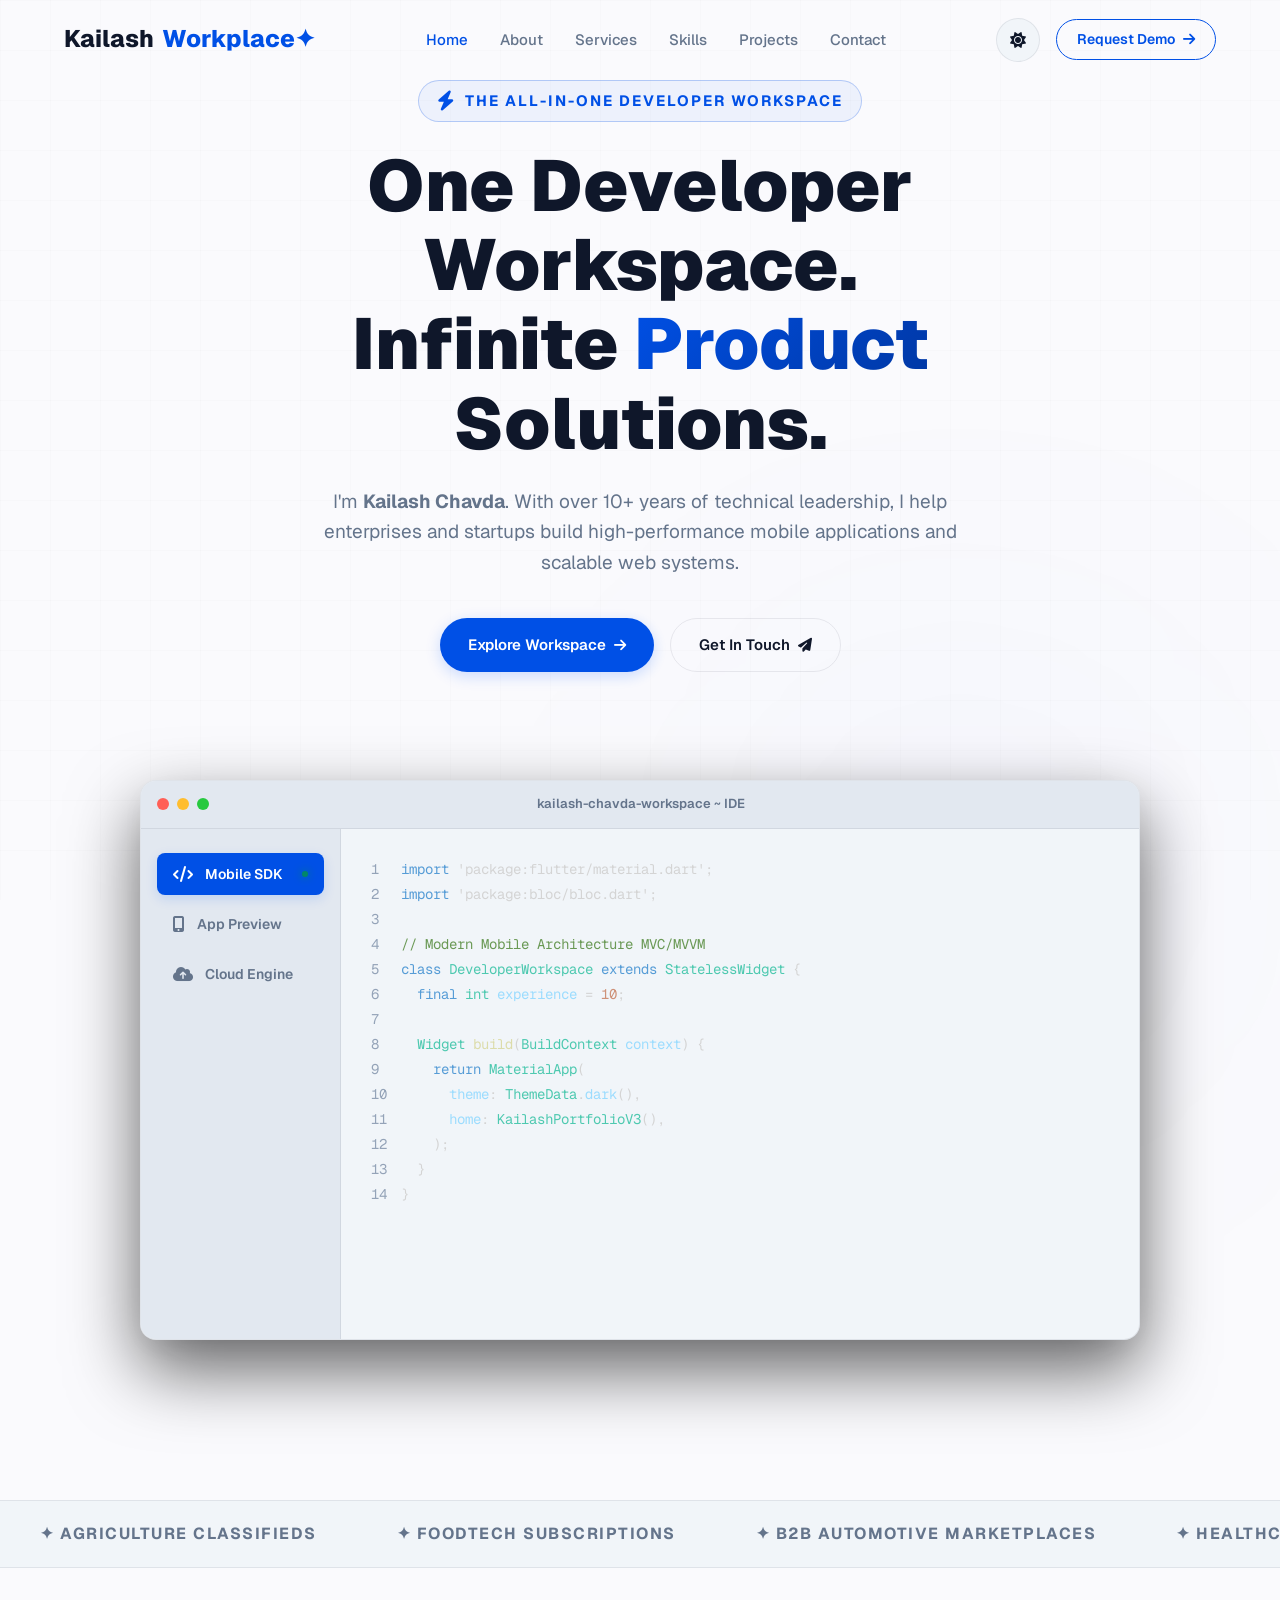
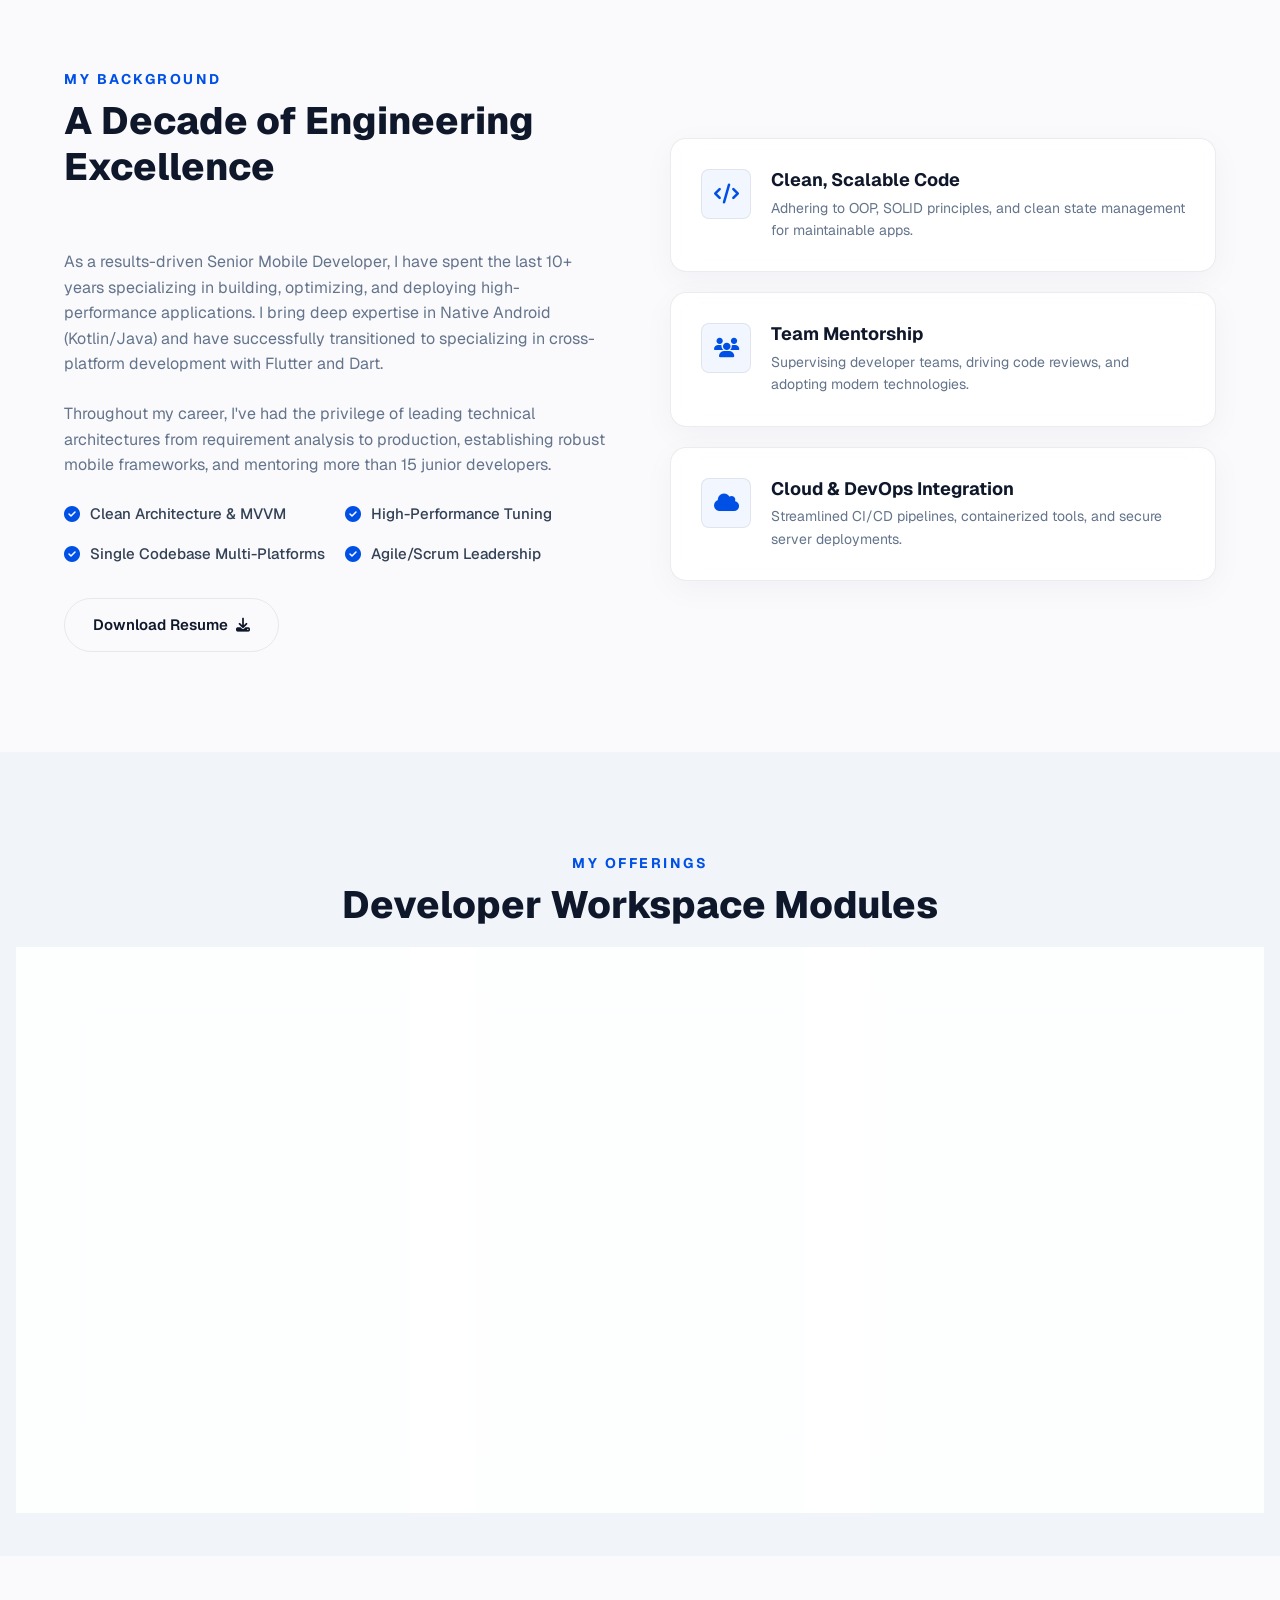
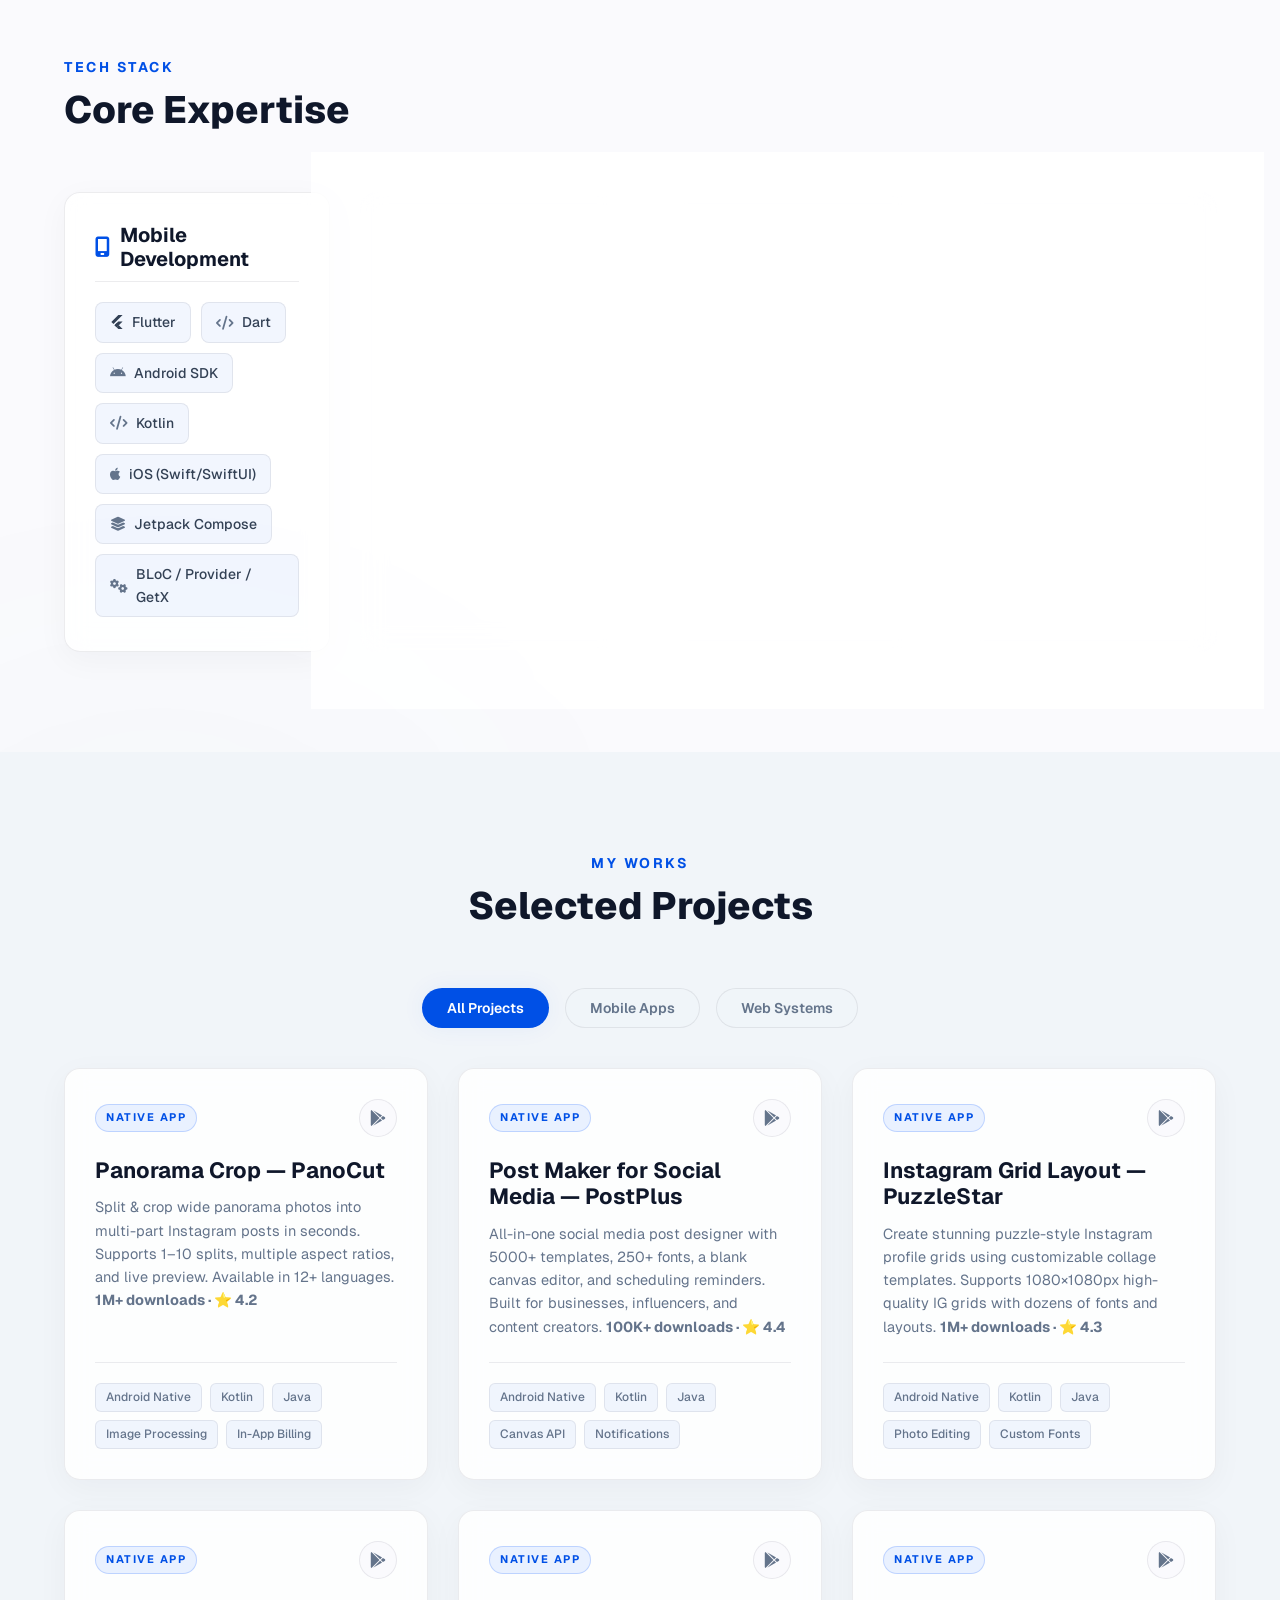
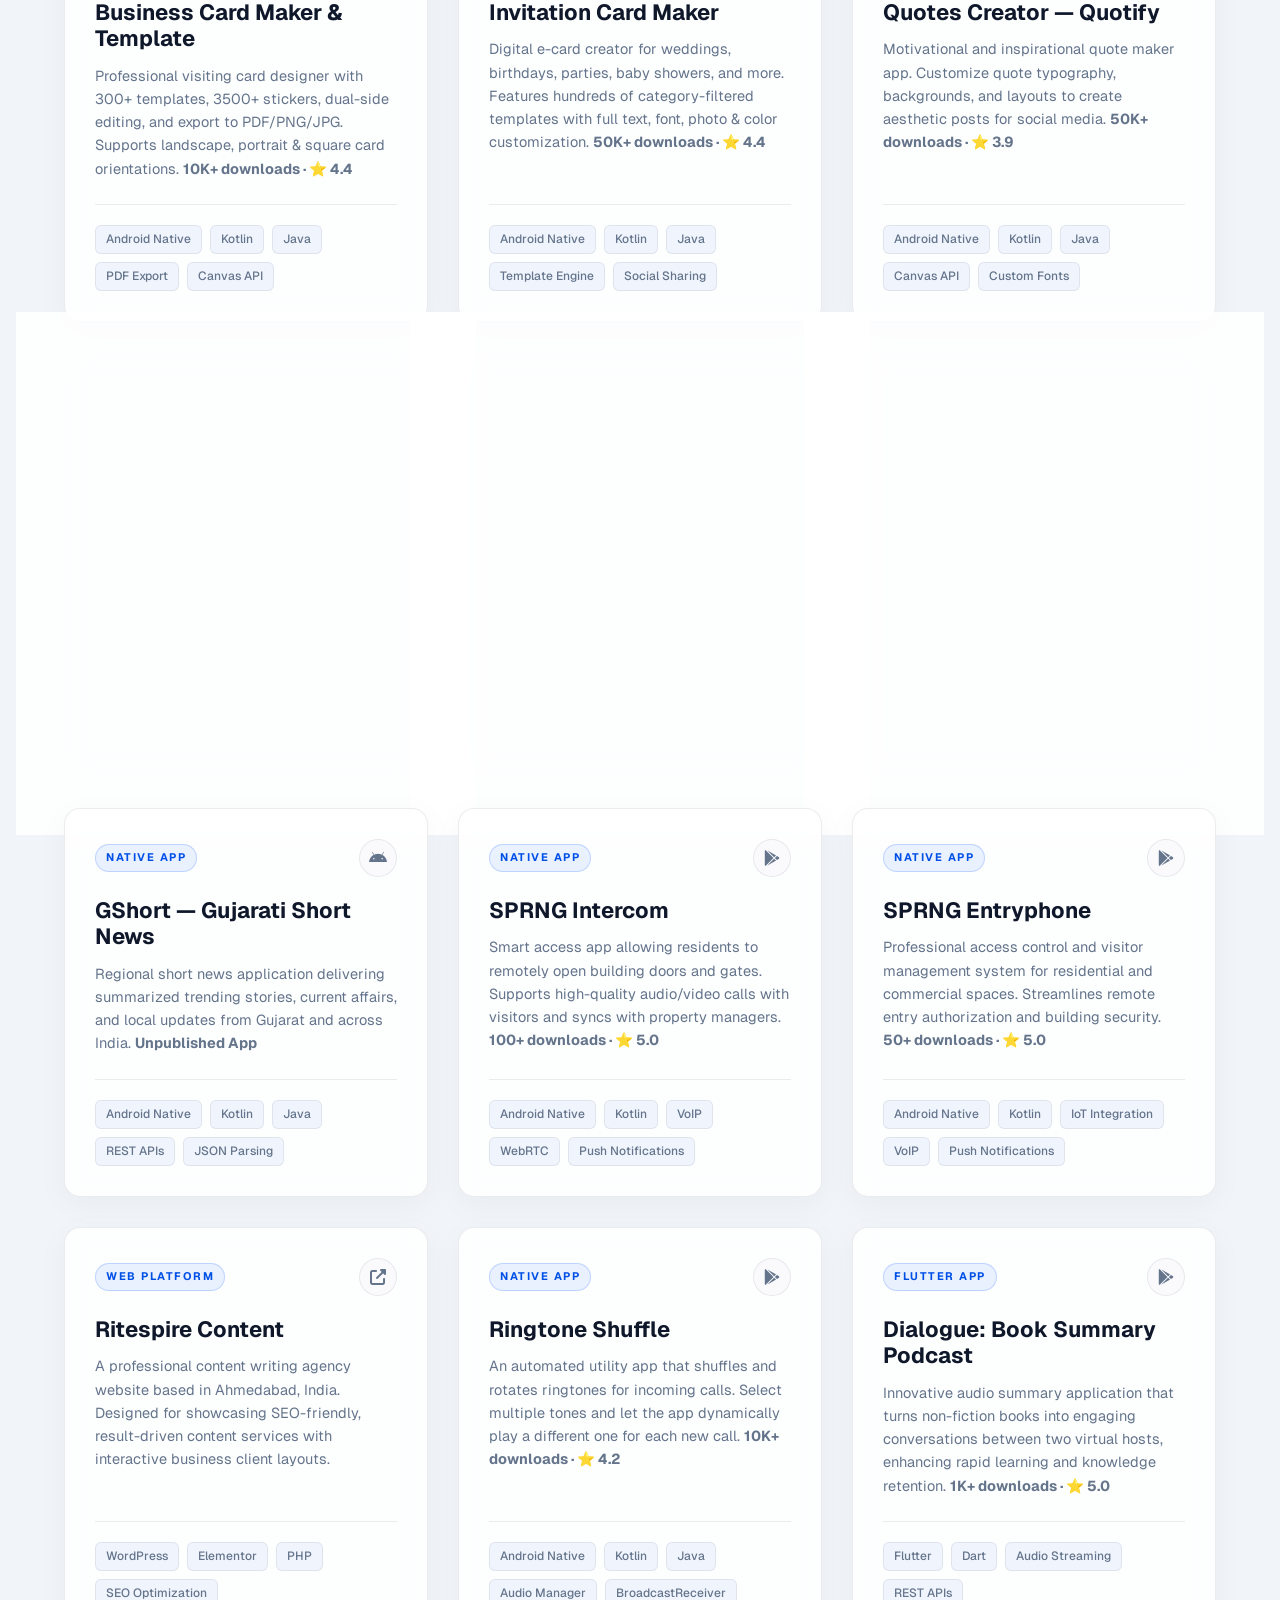
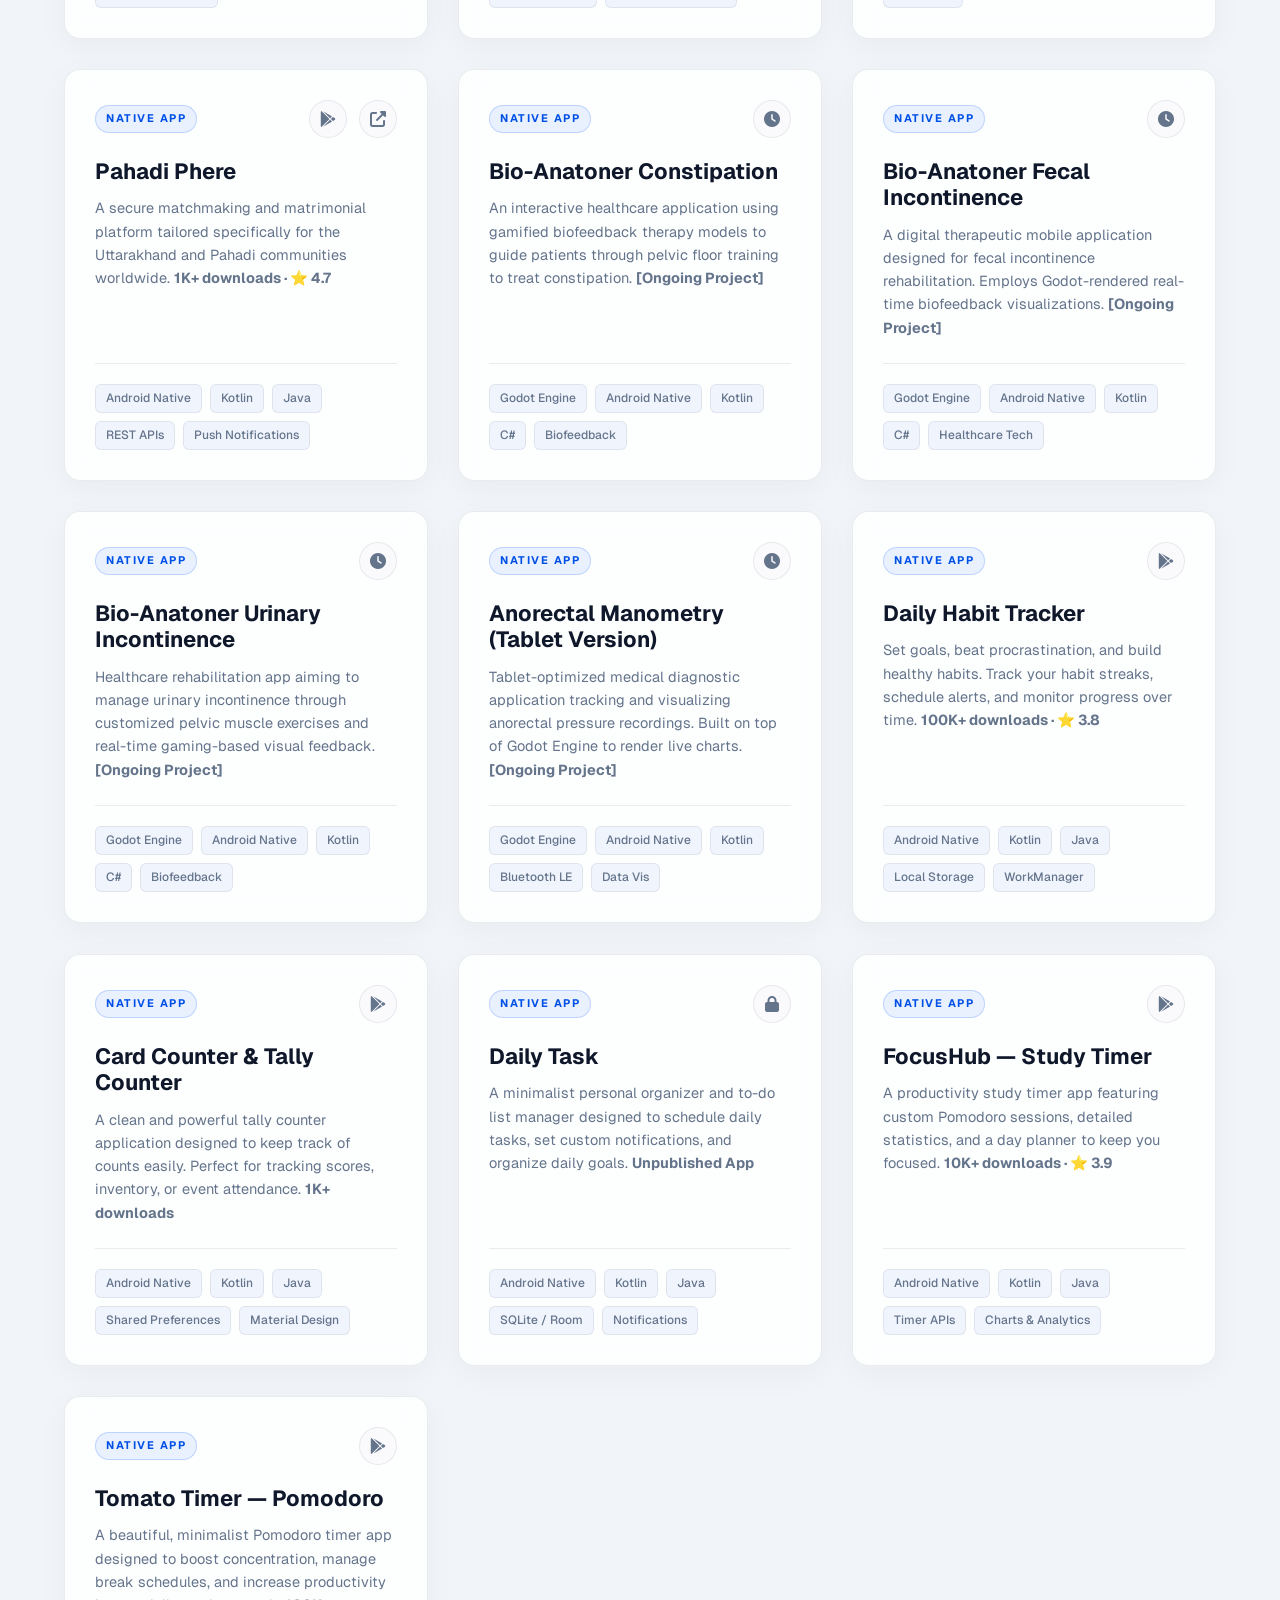
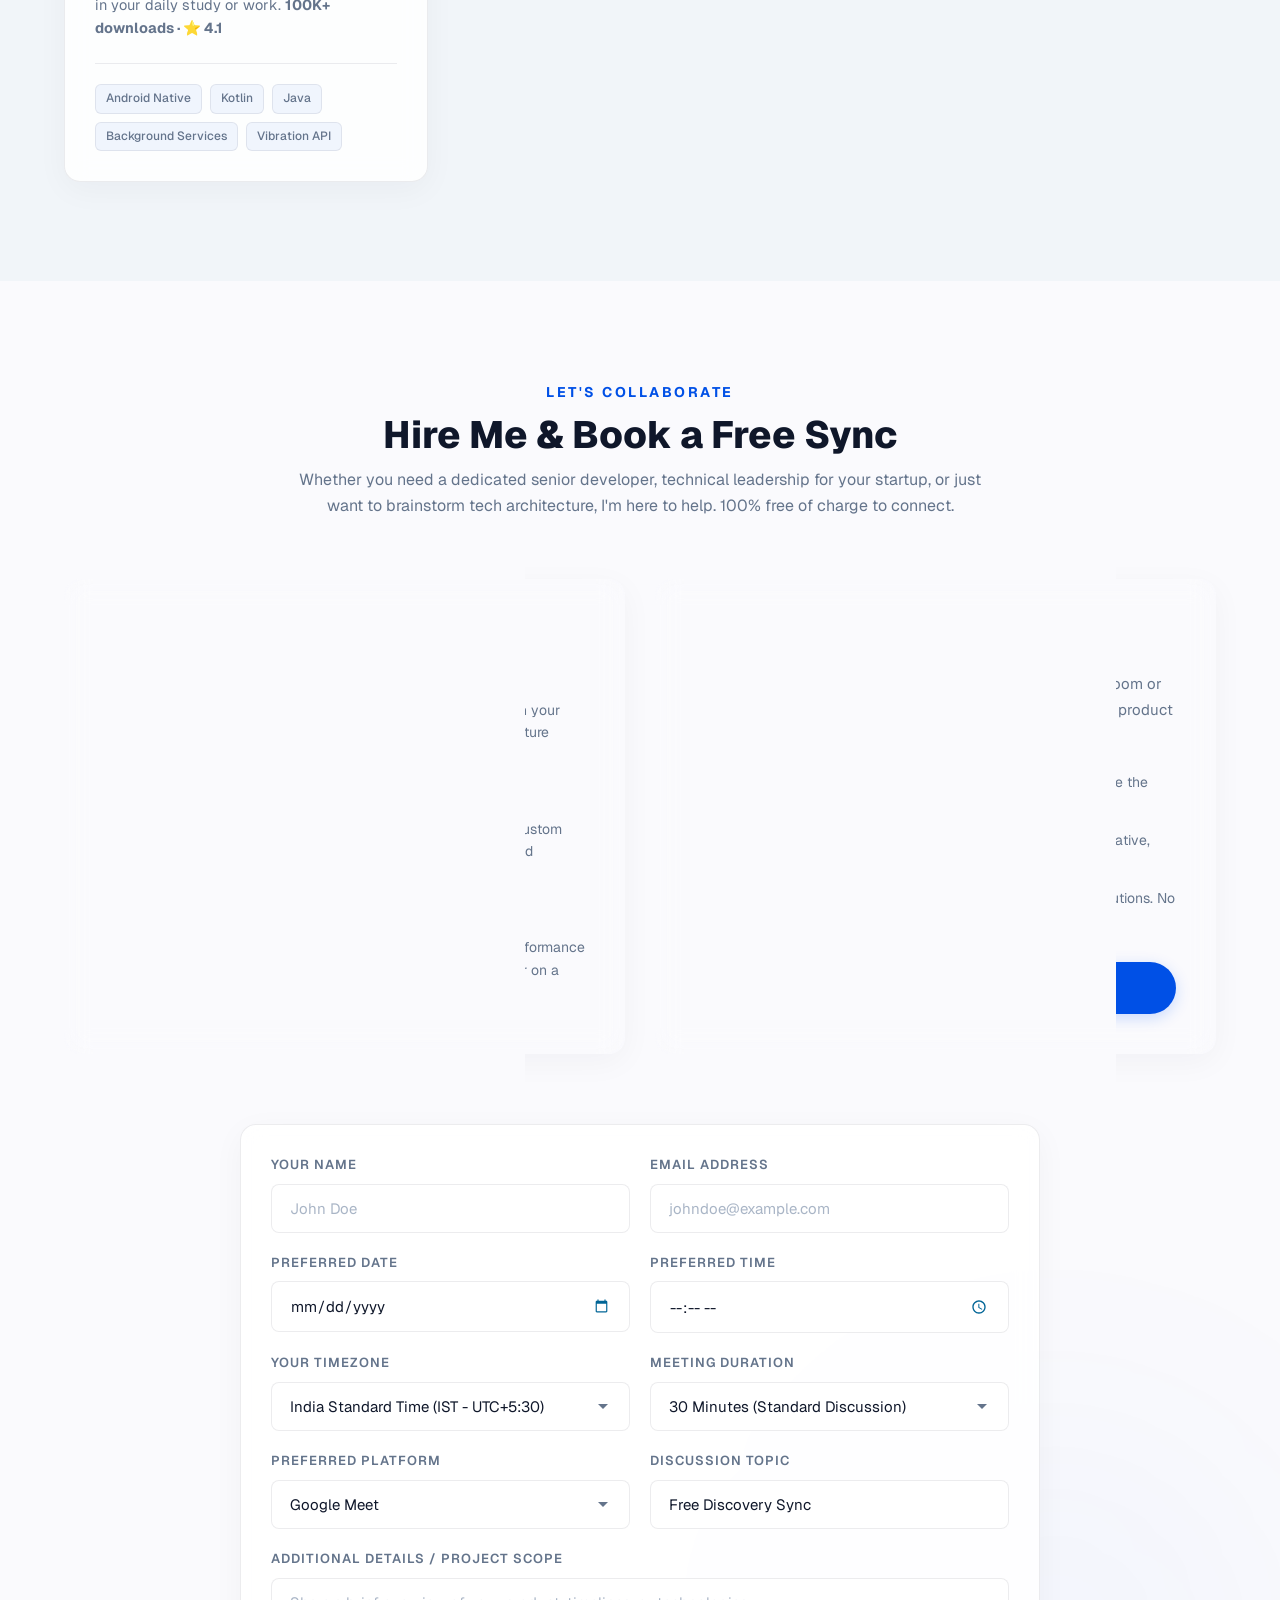
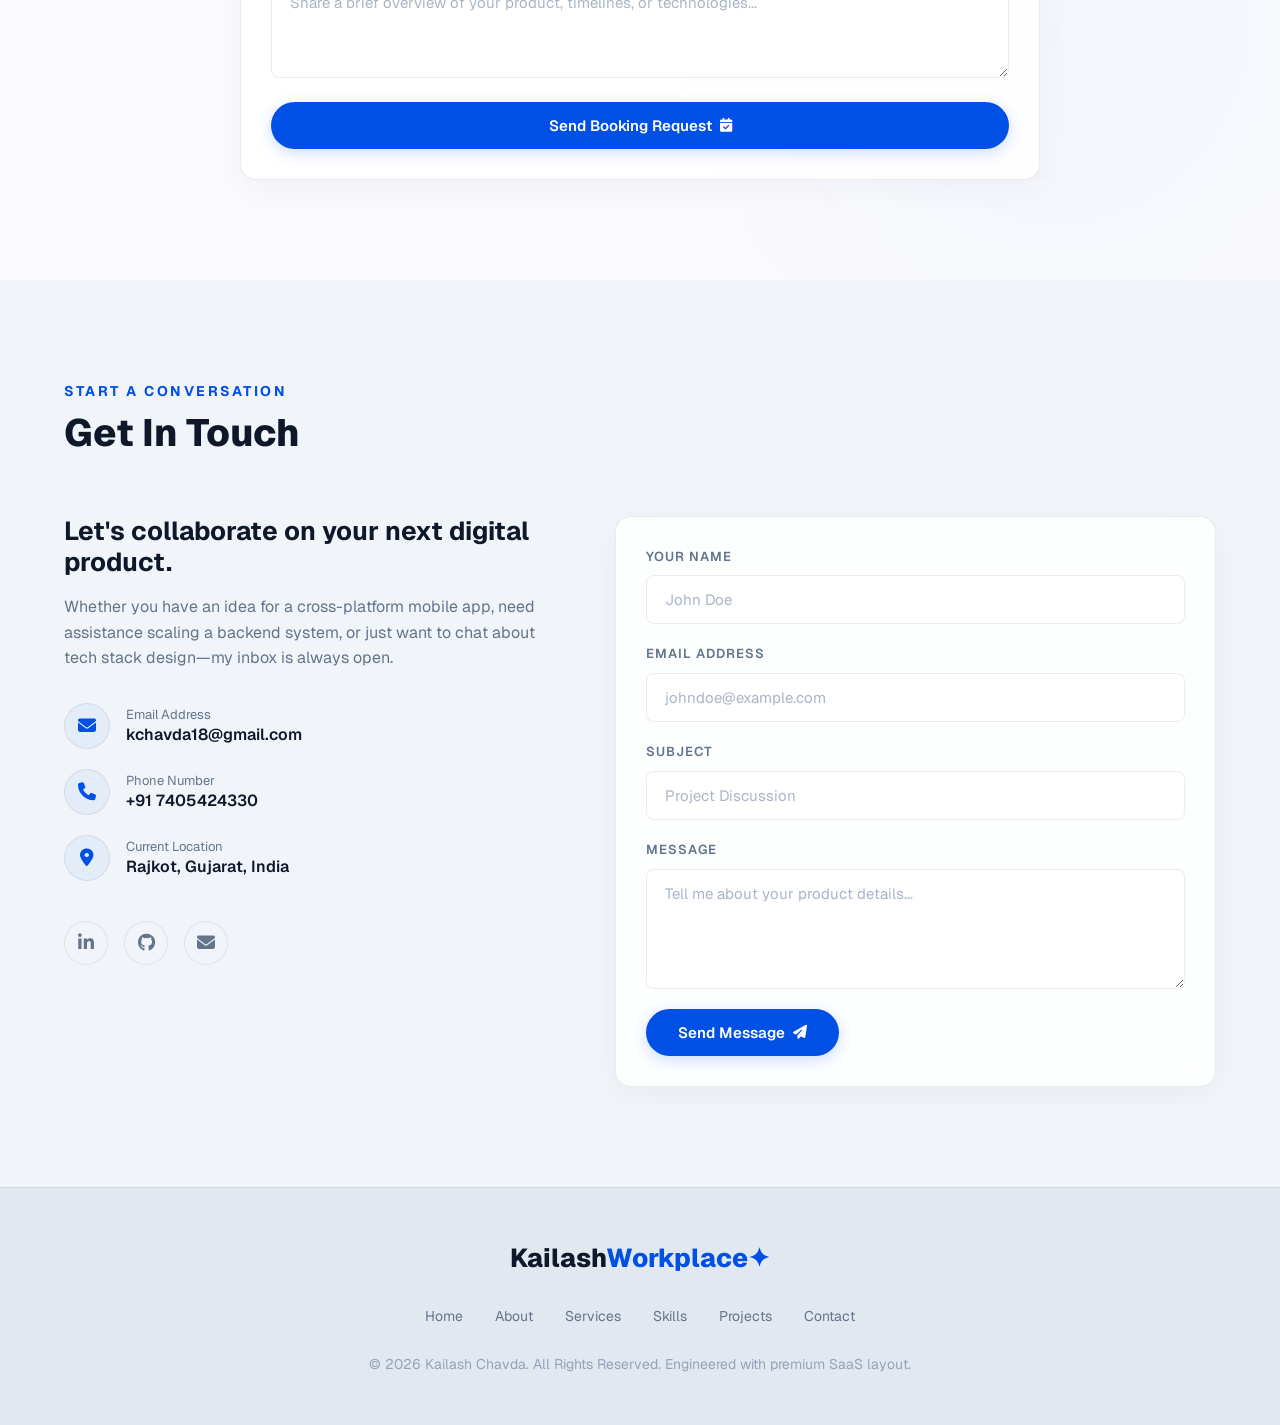
<file: index.html>
<!DOCTYPE html>
<html lang="en">

<head>
  <meta charset="UTF-8">
  <meta name="viewport" content="width=device-width, initial-scale=1.0">
  <meta name="description"
    content="Kailash Chavda | Senior Mobile & Full-Stack Web Developer. 10+ years of experience building high-performance native, cross-platform apps, and scalable web systems.">
  <title>Kailash Workplace✦ | Portfolio V3</title>

  <!-- FontAwesome Icons -->
  <link rel="stylesheet" href="https://cdnjs.cloudflare.com/ajax/libs/font-awesome/6.4.0/css/all.min.css">

  <!-- Custom Stylesheet -->
  <link rel="stylesheet" href="styles.css">
</head>

<body>

  <!-- Background Glowing Elements -->
  <div class="ambient-glows">
    <div class="glow-shape-1"></div>
    <div class="glow-shape-2"></div>
    <div class="glow-shape-3"></div>
  </div>

  <!-- NAVIGATION HEADER -->
  <header id="header">
    <div class="container navbar">
      <a href="#hero" class="logo">
        Kailash<span>Workplace✦</span>
      </a>

      <!-- Nav Menu -->
      <ul class="nav-links" id="nav-links">
        <li><a href="#hero" class="active">Home</a></li>
        <li><a href="#about">About</a></li>
        <li><a href="#services">Services</a></li>
        <li><a href="#expertise">Skills</a></li>
        <li><a href="#projects">Projects</a></li>
        <li><a href="#contact">Contact</a></li>
      </ul>

      <!-- Nav Actions -->
      <div style="display: flex; align-items: center; gap: 16px;">
        <button class="theme-toggle" id="theme-toggle" aria-label="Toggle theme">
          <i class="fa-solid fa-moon"></i>
        </button>
        <a href="#contact" class="btn btn-outline nav-btn">
          Request Demo <i class="fa-solid fa-arrow-right"></i>
        </a>
      </div>

      <!-- Mobile Menu Toggle -->
      <button class="nav-toggle" id="nav-toggle" aria-label="Toggle menu">
        <i class="fa-solid fa-bars"></i>
      </button>
    </div>
  </header>

  <!-- HERO SECTION -->
  <section id="hero" class="hero">
    <div class="container hero-grid">
      <div class="hero-content">
        <span class="hero-subtitle">
          <i class="fa-solid fa-bolt star-icon" style="animation: spinStar 4s linear infinite;"></i>
          The All-In-One Developer Workspace
        </span>
        <h1 class="hero-title">One Developer Workspace.<br>Infinite <span class="text-gradient">Product</span> Solutions.</h1>
        <p class="hero-desc">
          I'm <strong>Kailash Chavda</strong>. With over 10+ years of technical leadership, I help enterprises and startups build high-performance mobile applications and scalable web systems.
        </p>

        <div class="hero-ctas">
          <a href="#projects" class="btn btn-primary">Explore Workspace <i class="fa-solid fa-arrow-right"></i></a>
          <a href="#contact" class="btn btn-secondary">Get In Touch <i class="fa-solid fa-paper-plane"></i></a>
        </div>
      </div>

      <!-- Hero Visual Interactive Workspace Dashboard -->
      <div class="hero-dashboard">
        <div class="dashboard-window">
          <!-- Window Header (Mac Style) -->
          <div class="dashboard-window-header">
            <div class="window-dots">
              <span class="window-dot red"></span>
              <span class="window-dot yellow"></span>
              <span class="window-dot green"></span>
            </div>
            <div class="window-title">kailash-chavda-workspace ~ IDE</div>
            <div style="width: 50px;"></div>
          </div>
          <!-- Window Body -->
          <div class="dashboard-window-body">
            <!-- Sidebar tabs navigation -->
            <div class="window-sidebar">
              <button class="sidebar-tab-btn active" data-tab="tab-code">
                <i class="fa-solid fa-code"></i> Mobile SDK
              </button>
              <button class="sidebar-tab-btn" data-tab="tab-app">
                <i class="fa-solid fa-mobile-screen-button"></i> App Preview
              </button>
              <button class="sidebar-tab-btn" data-tab="tab-cloud">
                <i class="fa-solid fa-cloud-arrow-up"></i> Cloud Engine
              </button>
            </div>
            <!-- Main active content pane -->
            <div class="window-content-pane">
              <!-- Tab 1: Code Block -->
              <div class="window-tab-content active" id="tab-code">
                <div class="code-editor-mockup">
                  <div class="code-line">
                    <span class="code-num">1</span>
                    <span class="code-content"><span class="code-kw">import</span> 'package:flutter/material.dart';</span>
                  </div>
                  <div class="code-line">
                    <span class="code-num">2</span>
                    <span class="code-content"><span class="code-kw">import</span> 'package:bloc/bloc.dart';</span>
                  </div>
                  <div class="code-line">
                    <span class="code-num">3</span>
                    <span class="code-content"></span>
                  </div>
                  <div class="code-line">
                    <span class="code-num">4</span>
                    <span class="code-content"><span class="code-cmt">// Modern Mobile Architecture MVC/MVVM</span></span>
                  </div>
                  <div class="code-line">
                    <span class="code-num">5</span>
                    <span class="code-content"><span class="code-kw">class</span> <span class="code-cls">DeveloperWorkspace</span> <span class="code-kw">extends</span> <span class="code-cls">StatelessWidget</span> {</span>
                  </div>
                  <div class="code-line">
                    <span class="code-num">6</span>
                    <span class="code-content">  <span class="code-kw">final</span> <span class="code-cls">int</span> <span class="code-var">experience</span> = <span class="code-str">10</span>;</span>
                  </div>
                  <div class="code-line">
                    <span class="code-num">7</span>
                    <span class="code-content">  </span>
                  </div>
                  <div class="code-line">
                    <span class="code-num">8</span>
                    <span class="code-content">  <span class="code-cls">Widget</span> <span class="code-fn">build</span>(<span class="code-cls">BuildContext</span> <span class="code-var">context</span>) {</span>
                  </div>
                  <div class="code-line">
                    <span class="code-num">9</span>
                    <span class="code-content">    <span class="code-kw">return</span> <span class="code-cls">MaterialApp</span>(</span>
                  </div>
                  <div class="code-line">
                    <span class="code-num">10</span>
                    <span class="code-content">      <span class="code-var">theme</span>: <span class="code-cls">ThemeData</span>.<span class="code-var">dark</span>(),</span>
                  </div>
                  <div class="code-line">
                    <span class="code-num">11</span>
                    <span class="code-content">      <span class="code-var">home</span>: <span class="code-cls">KailashPortfolioV3</span>(),</span>
                  </div>
                  <div class="code-line">
                    <span class="code-num">12</span>
                    <span class="code-content">    );</span>
                  </div>
                  <div class="code-line">
                    <span class="code-num">13</span>
                    <span class="code-content">  }</span>
                  </div>
                  <div class="code-line">
                    <span class="code-num">14</span>
                    <span class="code-content">}</span>
                  </div>
                </div>
              </div>

              <!-- Tab 2: App Screen Visual -->
              <div class="window-tab-content" id="tab-app">
                <div class="mobile-app-mockup">
                  <div class="mock-phone">
                    <div class="mock-phone-header"></div>
                    <div class="mock-phone-card">
                      <div style="display: flex; align-items: center; gap: 10px;">
                        <div class="mock-phone-circle"></div>
                        <div style="flex-grow:1; display: flex; flex-direction: column; gap: 4px;">
                          <div class="mock-phone-line" style="width: 80%;"></div>
                          <div class="mock-phone-line" style="width: 50%;"></div>
                        </div>
                      </div>
                    </div>
                    <div class="mock-phone-screen">
                      <svg class="flutter-icon" viewBox="0 0 256 317" fill="currentColor" style="width: 32px; height: 32px; display: inline-block; margin-bottom: 12px;"><path d="M158 0 0 158l49 48L255 0zM157 145l-85 85 49 50 49-49 85-86z"/><path d="m121 280 37 37h97l-85-86z"/><path d="m72 230 48-48 50 49-49 49z"/></svg>
                      <div class="mock-phone-line" style="width: 60%; margin-bottom: 6px;"></div>
                      <div class="mock-phone-line" style="width: 40%;"></div>
                    </div>
                  </div>
                  <div style="max-width: 200px;">
                    <h4 style="margin-bottom: 8px;">Natively Compiled</h4>
                    <p style="font-size: 13px; color: var(--text-muted);">Responsive fluid interfaces targeting Android, iOS, and Web from a single clean codebase.</p>
                  </div>
                </div>
              </div>

              <!-- Tab 3: Cloud logs console -->
              <div class="window-tab-content" id="tab-cloud">
                <div class="cloud-console-mockup">
                  <div class="console-line"><span class="blue">[INFO]</span> Initializing Docker daemon build environment...</div>
                  <div class="console-line"><span class="blue">[INFO]</span> Building microservice container with Node/Laravel layers...</div>
                  <div class="console-line"><span class="teal">[DOCKER]</span> Successfully compiled dependencies. Container size: 142MB.</div>
                  <div class="console-line"><span class="blue">[INFO]</span> Deploying production bundle securely to AWS S3 &amp; EC2 servers...</div>
                  <div class="console-line"><span class="yellow">[WARNING]</span> Syncing API gateway cache endpoints...</div>
                  <div class="console-line" style="color: #0DFFC9;"><span class="teal">[CI/CD]</span> Build pipeline completed successfully! Status: ACTIVE.</div>
                </div>
              </div>
            </div>
          </div>
        </div>
      </div>
    </div>
  </section>

  <!-- TRUSTED INDUSTRIES MARQUEE -->
  <div class="trusted-marquee-bar">
    <div class="trusted-marquee-inner">
      <div class="trusted-marquee-content">
        <div class="trusted-marquee-item">✦ Agriculture classifieds</div>
        <div class="trusted-marquee-item">✦ FoodTech subscriptions</div>
        <div class="trusted-marquee-item">✦ B2B Automotive marketplaces</div>
        <div class="trusted-marquee-item">✦ Healthcare emergency dispatch</div>
        <div class="trusted-marquee-item">✦ Fintech crypto trading</div>
        <div class="trusted-marquee-item">✦ B2B Wholesale Import portals</div>
      </div>
      <div class="trusted-marquee-inner-duplicate" style="display: flex; align-items: center;">
        <div class="trusted-marquee-item">✦ Agriculture classifieds</div>
        <div class="trusted-marquee-item">✦ FoodTech subscriptions</div>
        <div class="trusted-marquee-item">✦ B2B Automotive marketplaces</div>
        <div class="trusted-marquee-item">✦ Healthcare emergency dispatch</div>
        <div class="trusted-marquee-item">✦ Fintech crypto trading</div>
        <div class="trusted-marquee-item">✦ B2B Wholesale Import portals</div>
      </div>
    </div>
  </div>

  <!-- ABOUT ME SECTION -->
  <section id="about" class="section">
    <div class="container about-grid">
      <div class="about-content">
        <div class="section-header">
          <span class="section-tagline">My Background</span>
          <h2 class="section-title">A Decade of Engineering Excellence</h2>
        </div>

        <p>
          As a results-driven Senior Mobile Developer, I have spent the last 10+ years specializing in building,
          optimizing, and deploying high-performance applications. I bring deep expertise in Native Android
          (Kotlin/Java) and have successfully transitioned to specializing in cross-platform development with Flutter
          and Dart.
        </p>
        <p>
          Throughout my career, I've had the privilege of leading technical architectures from requirement analysis to
          production, establishing robust mobile frameworks, and mentoring more than 15 junior developers.
        </p>

        <ul class="about-bullets">
          <li><i class="fa-solid fa-circle-check"></i> Clean Architecture &amp; MVVM</li>
          <li><i class="fa-solid fa-circle-check"></i> High-Performance Tuning</li>
          <li><i class="fa-solid fa-circle-check"></i> Single Codebase Multi-Platforms</li>
          <li><i class="fa-solid fa-circle-check"></i> Agile/Scrum Leadership</li>
        </ul>

        <a href="../Documents/Resume - Mobile Application Developer - Kailash Chavda.pdf" target="_blank"
          class="btn btn-secondary">
          Download Resume <i class="fa-solid fa-download"></i>
        </a>
      </div>

      <div class="about-features">
        <div class="glass-card about-feature-item">
          <div class="about-feature-icon">
            <i class="fa-solid fa-code"></i>
          </div>
          <div class="about-feature-text">
            <h4>Clean, Scalable Code</h4>
            <p>Adhering to OOP, SOLID principles, and clean state management for maintainable apps.</p>
          </div>
        </div>

        <div class="glass-card about-feature-item">
          <div class="about-feature-icon">
            <i class="fa-solid fa-users"></i>
          </div>
          <div class="about-feature-text">
            <h4>Team Mentorship</h4>
            <p>Supervising developer teams, driving code reviews, and adopting modern technologies.</p>
          </div>
        </div>

        <div class="glass-card about-feature-item">
          <div class="about-feature-icon">
            <i class="fa-solid fa-cloud"></i>
          </div>
          <div class="about-feature-text">
            <h4>Cloud &amp; DevOps Integration</h4>
            <p>Streamlined CI/CD pipelines, containerized tools, and secure server deployments.</p>
          </div>
        </div>
      </div>
    </div>
  </section>

  <!-- SERVICES SECTION -->
  <section id="services" class="section" style="background-color: var(--bg-secondary);">
    <div class="container">
      <div class="section-header" style="text-align: center;">
        <span class="section-tagline">My Offerings</span>
        <h2 class="section-title">Developer Workspace Modules</h2>
      </div>

      <div class="services-grid">
        <!-- Service 1 -->
        <div class="glass-card service-card">
          <div class="service-icon blue">
            <i class="fa-solid fa-mobile-screen-button"></i>
          </div>
          <h3>Mobile App Workplace</h3>
          <p>
            Expert-level development for iOS and Android. Crafting fluid native screens with Kotlin and Jetpack Compose,
            native iOS apps, and hybrid cross-platform apps using Flutter and React Native from a single
            high-performance codebase.
          </p>
          <ul class="service-list">
            <li><i class="fa-solid fa-check"></i> Flutter &amp; Dart Specialization</li>
            <li><i class="fa-solid fa-check"></i> Native Android (Kotlin &amp; Compose)</li>
            <li><i class="fa-solid fa-check"></i> Native iOS (Swift &amp; SwiftUI)</li>
          </ul>
        </div>

        <!-- Service 2 -->
        <div class="glass-card service-card">
          <div class="service-icon teal">
            <i class="fa-solid fa-laptop-code"></i>
          </div>
          <h3>Full-Stack Web Workplace</h3>
          <p>
            Architecting robust web applications and backend systems. Setting up responsive frontend user interfaces
            alongside secure API architectures using Laravel (PHP), Node.js, and Livewire microservices.
          </p>
          <ul class="service-list">
            <li><i class="fa-solid fa-check"></i> Next.js / React Frontend UI</li>
            <li><i class="fa-solid fa-check"></i> Laravel, Livewire &amp; Node.js Backend</li>
            <li><i class="fa-solid fa-check"></i> RESTful API Design &amp; Integration</li>
          </ul>
        </div>

        <!-- Service 3 -->
        <div class="glass-card service-card">
          <div class="service-icon purple">
            <i class="fa-solid fa-palette"></i>
          </div>
          <h3>UI/UX &amp; Graphic Workspace</h3>
          <p>
            Designing beautiful, intuitive user journeys and modern digital layouts. Translating user requirements into
            engaging user experiences, building rapid wireframes, and ensuring visual hierarchy, and accessibility.
          </p>
          <ul class="service-list">
            <li><i class="fa-solid fa-check"></i> Interactive High-Fidelity Mockups</li>
            <li><i class="fa-solid fa-check"></i> Responsive Web &amp; App Layouts</li>
            <li><i class="fa-solid fa-check"></i> Glassmorphic &amp; Neo-Brutalism Designs</li>
          </ul>
        </div>
      </div>
    </div>
  </section>

  <!-- CORE EXPERTISE SECTION -->
  <section id="expertise" class="section">
    <div class="container">
      <div class="section-header">
        <span class="section-tagline">Tech Stack</span>
        <h2 class="section-title">Core Expertise</h2>
      </div>

      <div class="expertise-tabs">
        <!-- Box 1 -->
        <div class="glass-card expertise-box">
          <h3><i class="fa-solid fa-mobile-screen"></i> Mobile Development</h3>
          <div class="skill-list">
            <div class="skill-tag"><svg class="flutter-icon" viewBox="0 0 256 317" fill="currentColor" style="width: 14px; height: 14px; display: inline-block; vertical-align: middle; position: relative; top: -1px;"><path d="M158 0 0 158l49 48L255 0zM157 145l-85 85 49 50 49-49 85-86z"/><path d="m121 280 37 37h97l-85-86z"/><path d="m72 230 48-48 50 49-49 49z"/></svg> Flutter</div>
            <div class="skill-tag"><i class="fa-solid fa-code"></i> Dart</div>
            <div class="skill-tag"><i class="fa-brands fa-android"></i> Android SDK</div>
            <div class="skill-tag"><i class="fa-solid fa-code"></i> Kotlin</div>
            <div class="skill-tag"><i class="fa-brands fa-apple"></i> iOS (Swift/SwiftUI)</div>
            <div class="skill-tag"><i class="fa-solid fa-layer-group"></i> Jetpack Compose</div>
            <div class="skill-tag"><i class="fa-solid fa-gears"></i> BLoC / Provider / GetX</div>
          </div>
        </div>

        <!-- Box 2 -->
        <div class="glass-card expertise-box">
          <h3><i class="fa-solid fa-server"></i> Web &amp; Backend</h3>
          <div class="skill-list">
            <div class="skill-tag"><i class="fa-brands fa-laravel"></i> Laravel</div>
            <div class="skill-tag"><i class="fa-brands fa-node-js"></i> Node.js</div>
            <div class="skill-tag"><i class="fa-solid fa-bolt"></i> Livewire</div>
            <div class="skill-tag"><i class="fa-brands fa-react"></i> React / Next.js</div>
            <div class="skill-tag"><i class="fa-brands fa-square-js"></i> JavaScript (ES6+)</div>
            <div class="skill-tag"><i class="fa-brands fa-css3-alt"></i> Tailwind CSS</div>
            <div class="skill-tag"><i class="fa-solid fa-link"></i> RESTful APIs</div>
          </div>
        </div>

        <!-- Box 3 -->
        <div class="glass-card expertise-box">
          <h3><i class="fa-solid fa-database"></i> Databases &amp; Caching</h3>
          <div class="skill-list">
            <div class="skill-tag"><i class="fa-solid fa-database"></i> PostgreSQL</div>
            <div class="skill-tag"><i class="fa-solid fa-database"></i> MongoDB</div>
            <div class="skill-tag"><i class="fa-solid fa-database"></i> MySQL</div>
            <div class="skill-tag"><i class="fa-solid fa-cloud"></i> AWS RDS</div>
            <div class="skill-tag"><i class="fa-solid fa-memory"></i> Redis (Caching)</div>
            <div class="skill-tag"><i class="fa-solid fa-box-archive"></i> Hive / RoomDB</div>
          </div>
        </div>

        <!-- Box 4 -->
        <div class="glass-card expertise-box">
          <h3><i class="fa-solid fa-toolbox"></i> DevOps &amp; Tools</h3>
          <div class="skill-list">
            <div class="skill-tag"><i class="fa-brands fa-aws"></i> AWS (EC2/S3)</div>
            <div class="skill-tag"><i class="fa-brands fa-docker"></i> Docker</div>
            <div class="skill-tag"><i class="fa-solid fa-circle-nodes"></i> CI/CD Pipelines</div>
            <div class="skill-tag"><i class="fa-brands fa-git-alt"></i> Git / GitHub</div>
            <div class="skill-tag"><i class="fa-solid fa-circle-check"></i> Postman</div>
            <div class="skill-tag"><i class="fa-brands fa-jira"></i> JIRA / Agile</div>
          </div>
        </div>
      </div>
    </div>
  </section>

  <!-- SELECTED PROJECTS SECTION -->
  <section id="projects" class="section" style="background-color: var(--bg-secondary);">
    <div class="container">
      <div class="section-header" style="text-align: center;">
        <span class="section-tagline">My Works</span>
        <h2 class="section-title">Selected Projects</h2>
      </div>

      <!-- Filter Tabs -->
      <ul class="project-filters">
        <li><button class="filter-btn active" data-filter="all">All Projects</button></li>
        <li><button class="filter-btn" data-filter="mobile">Mobile Apps</button></li>
        <li><button class="filter-btn" data-filter="web">Web Systems</button></li>
      </ul>

      <!-- Projects Grid -->
      <div class="projects-grid" id="projects-grid">

        <!-- ============================================================
             ✦ PROJECT CARD TEMPLATE — Copy & paste below to add a project
             ============================================================

        MOBILE APP TEMPLATE (data-category="mobile"):
        ──────────────────────────────────────────────
        <div class="glass-card project-card show" data-category="mobile">
          <div class="project-meta">
            <span class="project-category">Flutter App</span>
            <div class="project-links">
              <a href="ANDROID_PLAY_STORE_LINK" target="_blank" class="project-link-btn" title="Android Link"><i class="fa-brands fa-android"></i></a>
              <a href="IOS_APP_STORE_LINK" target="_blank" class="project-link-btn" title="iOS Link"><i class="fa-brands fa-apple"></i></a>
            </div>
          </div>
          <h3 class="project-title">Project Name</h3>
          <p class="project-desc">
            Short description of the project — what it does, who it's for, and what makes it special.
          </p>
          <div class="project-tech">
            <span class="tech-badge">Flutter</span>
            <span class="tech-badge">Dart</span>
            <span class="tech-badge">Firebase</span>
            <span class="tech-badge">REST APIs</span>
          </div>
        </div>

        WEB PROJECT TEMPLATE (data-category="web"):
        ─────────────────────────────────────────────
        <div class="glass-card project-card show" data-category="web">
          <div class="project-meta">
            <span class="project-category">Web Platform</span>
            <div class="project-links">
              <a href="LIVE_SITE_URL" target="_blank" class="project-link-btn" title="Live Site"><i class="fa-solid fa-up-right-from-square"></i></a>
            </div>
          </div>
          <h3 class="project-title">Project Name</h3>
          <p class="project-desc">
            Short description of the project — what it does, who it's for, and what makes it special.
          </p>
          <div class="project-tech">
            <span class="tech-badge">Laravel</span>
            <span class="tech-badge">MySQL</span>
            <span class="tech-badge">JavaScript</span>
            <span class="tech-badge">Tailwind CSS</span>
          </div>
        </div>

        NOTE:
        • data-category must be "mobile" or "web" for the filter tabs to work.
        • project-category label (e.g. "Flutter App", "Native App", "Web Platform", "E-commerce Portal") is free text.
        • Remove the Android or iOS link <a> tag if the app is single-platform.
        • Add as many <span class="tech-badge"> tags as needed.
        ============================================================ -->

        <!-- ✦ APP 1: Panorama Crop - PanoCut -->
        <div class="glass-card project-card show" data-category="mobile">
          <div class="project-meta">
            <span class="project-category">Native App</span>
            <div class="project-links">
              <a href="https://play.google.com/store/apps/details?id=com.panorama.split.for.instagram.panocut" target="_blank" class="project-link-btn" title="View on Play Store"><i class="fa-brands fa-google-play"></i></a>
            </div>
          </div>
          <h3 class="project-title">Panorama Crop — PanoCut</h3>
          <p class="project-desc">
            Split &amp; crop wide panorama photos into multi-part Instagram posts in seconds. Supports 1–10 splits, multiple aspect ratios, and live preview. Available in 12+ languages. <strong>1M+ downloads · ⭐ 4.2</strong>
          </p>
          <div class="project-tech">
            <span class="tech-badge">Android Native</span>
            <span class="tech-badge">Kotlin</span>
            <span class="tech-badge">Java</span>
            <span class="tech-badge">Image Processing</span>
            <span class="tech-badge">In-App Billing</span>
          </div>
        </div>

        <!-- ✦ APP 2: Post Maker for Social Media - PostPlus -->
        <div class="glass-card project-card show" data-category="mobile">
          <div class="project-meta">
            <span class="project-category">Native App</span>
            <div class="project-links">
              <a href="https://play.google.com/store/apps/details?id=com.post.maker.for.social.media.photo.editor.postplus" target="_blank" class="project-link-btn" title="View on Play Store"><i class="fa-brands fa-google-play"></i></a>
            </div>
          </div>
          <h3 class="project-title">Post Maker for Social Media — PostPlus</h3>
          <p class="project-desc">
            All-in-one social media post designer with 5000+ templates, 250+ fonts, a blank canvas editor, and scheduling reminders. Built for businesses, influencers, and content creators. <strong>100K+ downloads · ⭐ 4.4</strong>
          </p>
          <div class="project-tech">
            <span class="tech-badge">Android Native</span>
            <span class="tech-badge">Kotlin</span>
            <span class="tech-badge">Java</span>
            <span class="tech-badge">Canvas API</span>
            <span class="tech-badge">Notifications</span>
          </div>
        </div>

        <!-- ✦ APP 3: Grid layout for Instagram - PuzzleStar -->
        <div class="glass-card project-card show" data-category="mobile">
          <div class="project-meta">
            <span class="project-category">Native App</span>
            <div class="project-links">
              <a href="https://play.google.com/store/apps/details?id=com.puzzle.maker.for.instagram.post" target="_blank" class="project-link-btn" title="View on Play Store"><i class="fa-brands fa-google-play"></i></a>
            </div>
          </div>
          <h3 class="project-title">Instagram Grid Layout — PuzzleStar</h3>
          <p class="project-desc">
            Create stunning puzzle-style Instagram profile grids using customizable collage templates. Supports 1080×1080px high-quality IG grids with dozens of fonts and layouts. <strong>1M+ downloads · ⭐ 4.3</strong>
          </p>
          <div class="project-tech">
            <span class="tech-badge">Android Native</span>
            <span class="tech-badge">Kotlin</span>
            <span class="tech-badge">Java</span>
            <span class="tech-badge">Photo Editing</span>
            <span class="tech-badge">Custom Fonts</span>
          </div>
        </div>

        <!-- ✦ APP 4: Business Card Maker -->
        <div class="glass-card project-card show" data-category="mobile">
          <div class="project-meta">
            <span class="project-category">Native App</span>
            <div class="project-links">
              <a href="https://play.google.com/store/apps/details?id=com.business.card.maker.templates.visiting.card" target="_blank" class="project-link-btn" title="View on Play Store"><i class="fa-brands fa-google-play"></i></a>
            </div>
          </div>
          <h3 class="project-title">Business Card Maker &amp; Template</h3>
          <p class="project-desc">
            Professional visiting card designer with 300+ templates, 3500+ stickers, dual-side editing, and export to PDF/PNG/JPG. Supports landscape, portrait &amp; square card orientations. <strong>10K+ downloads · ⭐ 4.4</strong>
          </p>
          <div class="project-tech">
            <span class="tech-badge">Android Native</span>
            <span class="tech-badge">Kotlin</span>
            <span class="tech-badge">Java</span>
            <span class="tech-badge">PDF Export</span>
            <span class="tech-badge">Canvas API</span>
          </div>
        </div>

        <!-- ✦ APP 5: Invitation Card Maker -->
        <div class="glass-card project-card show" data-category="mobile">
          <div class="project-meta">
            <span class="project-category">Native App</span>
            <div class="project-links">
              <a href="https://play.google.com/store/apps/details?id=com.invitation.card.maker.free.greetings" target="_blank" class="project-link-btn" title="View on Play Store"><i class="fa-brands fa-google-play"></i></a>
            </div>
          </div>
          <h3 class="project-title">Invitation Card Maker</h3>
          <p class="project-desc">
            Digital e-card creator for weddings, birthdays, parties, baby showers, and more. Features hundreds of category-filtered templates with full text, font, photo &amp; color customization. <strong>50K+ downloads · ⭐ 4.4</strong>
          </p>
          <div class="project-tech">
            <span class="tech-badge">Android Native</span>
            <span class="tech-badge">Kotlin</span>
            <span class="tech-badge">Java</span>
            <span class="tech-badge">Template Engine</span>
            <span class="tech-badge">Social Sharing</span>
          </div>
        </div>

        <!-- ✦ APP 6: Quotes Creator App - Quotify -->
        <div class="glass-card project-card show" data-category="mobile">
          <div class="project-meta">
            <span class="project-category">Native App</span>
            <div class="project-links">
              <a href="https://play.google.com/store/apps/details?id=com.quotes.creator.maker.quotify.app" target="_blank" class="project-link-btn" title="View on Play Store"><i class="fa-brands fa-google-play"></i></a>
            </div>
          </div>
          <h3 class="project-title">Quotes Creator — Quotify</h3>
          <p class="project-desc">
            Motivational and inspirational quote maker app. Customize quote typography, backgrounds, and layouts to create aesthetic posts for social media. <strong>50K+ downloads · ⭐ 3.9</strong>
          </p>
          <div class="project-tech">
            <span class="tech-badge">Android Native</span>
            <span class="tech-badge">Kotlin</span>
            <span class="tech-badge">Java</span>
            <span class="tech-badge">Canvas API</span>
            <span class="tech-badge">Custom Fonts</span>
          </div>
        </div>

        <!-- ✦ APP 7: Daily Random Facts - Factofy -->
        <div class="glass-card project-card show" data-category="mobile">
          <div class="project-meta">
            <span class="project-category">Native App</span>
            <div class="project-links">
              <a href="https://play.google.com/store/apps/details?id=com.daily.random.facts.interesting" target="_blank" class="project-link-btn" title="View on Play Store"><i class="fa-brands fa-google-play"></i></a>
            </div>
          </div>
          <h3 class="project-title">Daily Random Facts — Factofy</h3>
          <p class="project-desc">
            Discover amazing facts, learn new things daily, and build a collection of trivia across 30+ categories. Feature-rich education and learning assistant. <strong>10K+ downloads · ⭐ 4.3</strong>
          </p>
          <div class="project-tech">
            <span class="tech-badge">Android Native</span>
            <span class="tech-badge">Kotlin</span>
            <span class="tech-badge">Jetpack Compose</span>
            <span class="tech-badge">Room Database</span>
            <span class="tech-badge">REST APIs</span>
          </div>
        </div>

        <!-- ✦ APP 8: Aio - Design & Photo Editor -->
        <div class="glass-card project-card show" data-category="mobile">
          <div class="project-meta">
            <span class="project-category">Native App</span>
            <div class="project-links">
              <a href="https://play.google.com/store/apps/details?id=com.aio.editor.design.template.for.social.media" target="_blank" class="project-link-btn" title="View on Play Store"><i class="fa-brands fa-google-play"></i></a>
            </div>
          </div>
          <h3 class="project-title">Aio — Design &amp; Photo Editor</h3>
          <p class="project-desc">
            All-in-one graphic design studio to create eye-catching posters, flyers, banners, and edit images with custom filters, layouts, and professional editing tools. <strong>Unpublished App</strong>
          </p>
          <div class="project-tech">
            <span class="tech-badge">Android Native</span>
            <span class="tech-badge">Kotlin</span>
            <span class="tech-badge">Java</span>
            <span class="tech-badge">Photo Editing</span>
            <span class="tech-badge">Canvas API</span>
          </div>
        </div>

        <!-- ✦ APP 9: CityPlus - Local News & More -->
        <div class="glass-card project-card show" data-category="mobile">
          <div class="project-meta">
            <span class="project-category">Native App</span>
            <div class="project-links">
              <a href="https://apkpure.com/cityplus-local-news-more/com.cityplus.local.news.info" target="_blank" class="project-link-btn" title="View on APKPure"><i class="fa-brands fa-android"></i></a>
            </div>
          </div>
          <h3 class="project-title">CityPlus — Local News</h3>
          <p class="project-desc">
            Hyperlocal news aggregator providing regional updates, events, and announcements from surrounding districts and tehsils in real-time. <strong>Unpublished App</strong>
          </p>
          <div class="project-tech">
            <span class="tech-badge">Android Native</span>
            <span class="tech-badge">Kotlin</span>
            <span class="tech-badge">Java</span>
            <span class="tech-badge">REST APIs</span>
            <span class="tech-badge">Push Notifications</span>
          </div>
        </div>

        <!-- ✦ APP 10: GShort - Gujarati Short News -->
        <div class="glass-card project-card show" data-category="mobile">
          <div class="project-meta">
            <span class="project-category">Native App</span>
            <div class="project-links">
              <a href="https://apkpure.com/gujarati-short-news-gshort/com.gujarati.short.news.app.gshort" target="_blank" class="project-link-btn" title="View on APKPure"><i class="fa-brands fa-android"></i></a>
            </div>
          </div>
          <h3 class="project-title">GShort — Gujarati Short News</h3>
          <p class="project-desc">
            Regional short news application delivering summarized trending stories, current affairs, and local updates from Gujarat and across India. <strong>Unpublished App</strong>
          </p>
          <div class="project-tech">
            <span class="tech-badge">Android Native</span>
            <span class="tech-badge">Kotlin</span>
            <span class="tech-badge">Java</span>
            <span class="tech-badge">REST APIs</span>
            <span class="tech-badge">JSON Parsing</span>
          </div>
        </div>

        <!-- ✦ APP 11: SPRNG Intercom -->
        <div class="glass-card project-card show" data-category="mobile">
          <div class="project-meta">
            <span class="project-category">Native App</span>
            <div class="project-links">
              <a href="https://play.google.com/store/apps/details?id=com.app.sprngintercom.prd" target="_blank" class="project-link-btn" title="View on Play Store"><i class="fa-brands fa-google-play"></i></a>
            </div>
          </div>
          <h3 class="project-title">SPRNG Intercom</h3>
          <p class="project-desc">
            Smart access app allowing residents to remotely open building doors and gates. Supports high-quality audio/video calls with visitors and syncs with property managers. <strong>100+ downloads · ⭐ 5.0</strong>
          </p>
          <div class="project-tech">
            <span class="tech-badge">Android Native</span>
            <span class="tech-badge">Kotlin</span>
            <span class="tech-badge">VoIP</span>
            <span class="tech-badge">WebRTC</span>
            <span class="tech-badge">Push Notifications</span>
          </div>
        </div>

        <!-- ✦ APP 12: SPRNG Entryphone -->
        <div class="glass-card project-card show" data-category="mobile">
          <div class="project-meta">
            <span class="project-category">Native App</span>
            <div class="project-links">
              <a href="https://play.google.com/store/apps/details?id=app.com.entryphone.sprng_prd" target="_blank" class="project-link-btn" title="View on Play Store"><i class="fa-brands fa-google-play"></i></a>
            </div>
          </div>
          <h3 class="project-title">SPRNG Entryphone</h3>
          <p class="project-desc">
            Professional access control and visitor management system for residential and commercial spaces. Streamlines remote entry authorization and building security. <strong>50+ downloads · ⭐ 5.0</strong>
          </p>
          <div class="project-tech">
            <span class="tech-badge">Android Native</span>
            <span class="tech-badge">Kotlin</span>
            <span class="tech-badge">IoT Integration</span>
            <span class="tech-badge">VoIP</span>
            <span class="tech-badge">Push Notifications</span>
          </div>
        </div>

        <!-- ✦ PROJECT 13: Ritespire Content -->
        <div class="glass-card project-card show" data-category="web">
          <div class="project-meta">
            <span class="project-category">Web Platform</span>
            <div class="project-links">
              <a href="https://ritespirecontent.com/" target="_blank" class="project-link-btn" title="Live Site"><i class="fa-solid fa-up-right-from-square"></i></a>
            </div>
          </div>
          <h3 class="project-title">Ritespire Content</h3>
          <p class="project-desc">
            A professional content writing agency website based in Ahmedabad, India. Designed for showcasing SEO-friendly, result-driven content services with interactive business client layouts.
          </p>
          <div class="project-tech">
            <span class="tech-badge">WordPress</span>
            <span class="tech-badge">Elementor</span>
            <span class="tech-badge">PHP</span>
            <span class="tech-badge">SEO Optimization</span>
          </div>
        </div>

        <!-- ✦ APP 14: Ringtone Shuffle -->
        <div class="glass-card project-card show" data-category="mobile">
          <div class="project-meta">
            <span class="project-category">Native App</span>
            <div class="project-links">
              <a href="https://play.google.com/store/apps/details?id=com.rintoneshuffle.application&hl=en_US" target="_blank" class="project-link-btn" title="View on Play Store"><i class="fa-brands fa-google-play"></i></a>
            </div>
          </div>
          <h3 class="project-title">Ringtone Shuffle</h3>
          <p class="project-desc">
            An automated utility app that shuffles and rotates ringtones for incoming calls. Select multiple tones and let the app dynamically play a different one for each new call. <strong>10K+ downloads · ⭐ 4.2</strong>
          </p>
          <div class="project-tech">
            <span class="tech-badge">Android Native</span>
            <span class="tech-badge">Kotlin</span>
            <span class="tech-badge">Java</span>
            <span class="tech-badge">Audio Manager</span>
            <span class="tech-badge">BroadcastReceiver</span>
          </div>
        </div>

        <!-- ✦ APP 15: Dialogue: Book Summary Podcast -->
        <div class="glass-card project-card show" data-category="mobile">
          <div class="project-meta">
            <span class="project-category">Flutter App</span>
            <div class="project-links">
              <a href="https://play.google.com/store/apps/details?id=com.kahaani.podcastlistenerapp&hl=en_US" target="_blank" class="project-link-btn" title="View on Play Store"><i class="fa-brands fa-google-play"></i></a>
            </div>
          </div>
          <h3 class="project-title">Dialogue: Book Summary Podcast</h3>
          <p class="project-desc">
            Innovative audio summary application that turns non-fiction books into engaging conversations between two virtual hosts, enhancing rapid learning and knowledge retention. <strong>1K+ downloads · ⭐ 5.0</strong>
          </p>
          <div class="project-tech">
            <span class="tech-badge">Flutter</span>
            <span class="tech-badge">Dart</span>
            <span class="tech-badge">Audio Streaming</span>
            <span class="tech-badge">REST APIs</span>
          </div>
        </div>

        <!-- ✦ APP 16: Pahadi Phere Matrimonial -->
        <div class="glass-card project-card show" data-category="mobile web">
          <div class="project-meta">
            <span class="project-category">Native App</span>
            <div class="project-links">
              <a href="https://play.google.com/store/apps/details?id=com.pahadiphere.app&hl=en_IN" target="_blank" class="project-link-btn" title="View on Play Store"><i class="fa-brands fa-google-play"></i></a>
              <a href="https://pahadiphere.com/" target="_blank" class="project-link-btn" title="View Website"><i class="fa-solid fa-up-right-from-square"></i></a>
            </div>
          </div>
          <h3 class="project-title">Pahadi Phere</h3>
          <p class="project-desc">
            A secure matchmaking and matrimonial platform tailored specifically for the Uttarakhand and Pahadi communities worldwide. <strong>1K+ downloads · ⭐ 4.7</strong>
          </p>
          <div class="project-tech">
            <span class="tech-badge">Android Native</span>
            <span class="tech-badge">Kotlin</span>
            <span class="tech-badge">Java</span>
            <span class="tech-badge">REST APIs</span>
            <span class="tech-badge">Push Notifications</span>
          </div>
        </div>

        <!-- ✦ PROJECT 17: Bio-Anatoner Constipation (Ongoing) -->
        <div class="glass-card project-card show" data-category="mobile">
          <div class="project-meta">
            <span class="project-category">Native App</span>
            <div class="project-links">
              <span class="project-link-btn disabled" title="In Development"><i class="fa-solid fa-clock"></i></span>
            </div>
          </div>
          <h3 class="project-title">Bio-Anatoner Constipation</h3>
          <p class="project-desc">
            An interactive healthcare application using gamified biofeedback therapy models to guide patients through pelvic floor training to treat constipation. <strong>[Ongoing Project]</strong>
          </p>
          <div class="project-tech">
            <span class="tech-badge">Godot Engine</span>
            <span class="tech-badge">Android Native</span>
            <span class="tech-badge">Kotlin</span>
            <span class="tech-badge">C#</span>
            <span class="tech-badge">Biofeedback</span>
          </div>
        </div>

        <!-- ✦ PROJECT 18: Bio-Anatoner Fecal Incontinence (Ongoing) -->
        <div class="glass-card project-card show" data-category="mobile">
          <div class="project-meta">
            <span class="project-category">Native App</span>
            <div class="project-links">
              <span class="project-link-btn disabled" title="In Development"><i class="fa-solid fa-clock"></i></span>
            </div>
          </div>
          <h3 class="project-title">Bio-Anatoner Fecal Incontinence</h3>
          <p class="project-desc">
            A digital therapeutic mobile application designed for fecal incontinence rehabilitation. Employs Godot-rendered real-time biofeedback visualizations. <strong>[Ongoing Project]</strong>
          </p>
          <div class="project-tech">
            <span class="tech-badge">Godot Engine</span>
            <span class="tech-badge">Android Native</span>
            <span class="tech-badge">Kotlin</span>
            <span class="tech-badge">C#</span>
            <span class="tech-badge">Healthcare Tech</span>
          </div>
        </div>

        <!-- ✦ PROJECT 19: Bio-Anatoner Urinary Incontinence (Ongoing) -->
        <div class="glass-card project-card show" data-category="mobile">
          <div class="project-meta">
            <span class="project-category">Native App</span>
            <div class="project-links">
              <span class="project-link-btn disabled" title="In Development"><i class="fa-solid fa-clock"></i></span>
            </div>
          </div>
          <h3 class="project-title">Bio-Anatoner Urinary Incontinence</h3>
          <p class="project-desc">
            Healthcare rehabilitation app aiming to manage urinary incontinence through customized pelvic muscle exercises and real-time gaming-based visual feedback. <strong>[Ongoing Project]</strong>
          </p>
          <div class="project-tech">
            <span class="tech-badge">Godot Engine</span>
            <span class="tech-badge">Android Native</span>
            <span class="tech-badge">Kotlin</span>
            <span class="tech-badge">C#</span>
            <span class="tech-badge">Biofeedback</span>
          </div>
        </div>

        <!-- ✦ PROJECT 20: Anorectal Manometry (Ongoing) -->
        <div class="glass-card project-card show" data-category="mobile">
          <div class="project-meta">
            <span class="project-category">Native App</span>
            <div class="project-links">
              <span class="project-link-btn disabled" title="In Development"><i class="fa-solid fa-clock"></i></span>
            </div>
          </div>
          <h3 class="project-title">Anorectal Manometry (Tablet Version)</h3>
          <p class="project-desc">
            Tablet-optimized medical diagnostic application tracking and visualizing anorectal pressure recordings. Built on top of Godot Engine to render live charts. <strong>[Ongoing Project]</strong>
          </p>
          <div class="project-tech">
            <span class="tech-badge">Godot Engine</span>
            <span class="tech-badge">Android Native</span>
            <span class="tech-badge">Kotlin</span>
            <span class="tech-badge">Bluetooth LE</span>
            <span class="tech-badge">Data Vis</span>
          </div>
        </div>

        <!-- ✦ APP 21: Daily Habit Tracker -->
        <div class="glass-card project-card show" data-category="mobile">
          <div class="project-meta">
            <span class="project-category">Native App</span>
            <div class="project-links">
              <a href="https://play.google.com/store/apps/details?id=com.associatedventure.apps.habittracker" target="_blank" class="project-link-btn" title="View on Play Store"><i class="fa-brands fa-google-play"></i></a>
            </div>
          </div>
          <h3 class="project-title">Daily Habit Tracker</h3>
          <p class="project-desc">
            Set goals, beat procrastination, and build healthy habits. Track your habit streaks, schedule alerts, and monitor progress over time. <strong>100K+ downloads · ⭐ 3.8</strong>
          </p>
          <div class="project-tech">
            <span class="tech-badge">Android Native</span>
            <span class="tech-badge">Kotlin</span>
            <span class="tech-badge">Java</span>
            <span class="tech-badge">Local Storage</span>
            <span class="tech-badge">WorkManager</span>
          </div>
        </div>

        <!-- ✦ APP 22: Card Counter -->
        <div class="glass-card project-card show" data-category="mobile">
          <div class="project-meta">
            <span class="project-category">Native App</span>
            <div class="project-links">
              <a href="https://play.google.com/store/apps/details?id=com.card.counter" target="_blank" class="project-link-btn" title="View on Play Store"><i class="fa-brands fa-google-play"></i></a>
            </div>
          </div>
          <h3 class="project-title">Card Counter &amp; Tally Counter</h3>
          <p class="project-desc">
            A clean and powerful tally counter application designed to keep track of counts easily. Perfect for tracking scores, inventory, or event attendance. <strong>1K+ downloads</strong>
          </p>
          <div class="project-tech">
            <span class="tech-badge">Android Native</span>
            <span class="tech-badge">Kotlin</span>
            <span class="tech-badge">Java</span>
            <span class="tech-badge">Shared Preferences</span>
            <span class="tech-badge">Material Design</span>
          </div>
        </div>

        <!-- ✦ APP 23: Daily Task (Ongoing/Unpublished) -->
        <div class="glass-card project-card show" data-category="mobile">
          <div class="project-meta">
            <span class="project-category">Native App</span>
            <div class="project-links">
              <span class="project-link-btn disabled" title="Unpublished"><i class="fa-solid fa-lock"></i></span>
            </div>
          </div>
          <h3 class="project-title">Daily Task</h3>
          <p class="project-desc">
            A minimalist personal organizer and to-do list manager designed to schedule daily tasks, set custom notifications, and organize daily goals. <strong>Unpublished App</strong>
          </p>
          <div class="project-tech">
            <span class="tech-badge">Android Native</span>
            <span class="tech-badge">Kotlin</span>
            <span class="tech-badge">Java</span>
            <span class="tech-badge">SQLite / Room</span>
            <span class="tech-badge">Notifications</span>
          </div>
        </div>

        <!-- ✦ APP 24: FocusHub -->
        <div class="glass-card project-card show" data-category="mobile">
          <div class="project-meta">
            <span class="project-category">Native App</span>
            <div class="project-links">
              <a href="https://play.google.com/store/apps/details?id=com.focus.hub" target="_blank" class="project-link-btn" title="View on Play Store"><i class="fa-brands fa-google-play"></i></a>
            </div>
          </div>
          <h3 class="project-title">FocusHub — Study Timer</h3>
          <p class="project-desc">
            A productivity study timer app featuring custom Pomodoro sessions, detailed statistics, and a day planner to keep you focused. <strong>10K+ downloads · ⭐ 3.9</strong>
          </p>
          <div class="project-tech">
            <span class="tech-badge">Android Native</span>
            <span class="tech-badge">Kotlin</span>
            <span class="tech-badge">Java</span>
            <span class="tech-badge">Timer APIs</span>
            <span class="tech-badge">Charts &amp; Analytics</span>
          </div>
        </div>

        <!-- ✦ APP 25: Tomato Timer -->
        <div class="glass-card project-card show" data-category="mobile">
          <div class="project-meta">
            <span class="project-category">Native App</span>
            <div class="project-links">
              <a href="https://play.google.com/store/apps/details?id=com.associatedventure.dev.tomatotimer" target="_blank" class="project-link-btn" title="View on Play Store"><i class="fa-brands fa-google-play"></i></a>
            </div>
          </div>
          <h3 class="project-title">Tomato Timer — Pomodoro</h3>
          <p class="project-desc">
            A beautiful, minimalist Pomodoro timer app designed to boost concentration, manage break schedules, and increase productivity in your daily study or work. <strong>100K+ downloads · ⭐ 4.1</strong>
          </p>
          <div class="project-tech">
            <span class="tech-badge">Android Native</span>
            <span class="tech-badge">Kotlin</span>
            <span class="tech-badge">Java</span>
            <span class="tech-badge">Background Services</span>
            <span class="tech-badge">Vibration API</span>
          </div>
        </div>

      </div>
    </div>
  </section>

  <!-- COLLABORATION & HIRE ME SECTION -->
  <section id="consultation" class="section">
    <div class="container">
      <div class="section-header" style="text-align: center;">
        <span class="section-tagline">Let's Collaborate</span>
        <h2 class="section-title">Hire Me &amp; Book a Free Sync</h2>
        <p style="color: var(--text-muted); max-width: 700px; margin: 10px auto 0 auto;">
          Whether you need a dedicated senior developer, technical leadership for your startup, or just want to brainstorm tech architecture, I'm here to help. 100% free of charge to connect.
        </p>
      </div>

      <!-- Collaboration Grid (Hire Me Options + Consultation Info) -->
      <div class="collab-grid" style="display: grid; grid-template-columns: repeat(auto-fit, minmax(280px, 1fr)); gap: 30px; margin-bottom: 50px; align-items: stretch;">
        
        <!-- Column 1: Ways to Hire Me -->
        <div class="glass-card hire-info-card" style="padding: 40px; border-radius: 16px; background: var(--bg-glass); border: 1px solid var(--border-color); display: flex; flex-direction: column;">
          <h3 style="font-size: 24px; margin-bottom: 24px; color: var(--text-primary); display: flex; align-items: center; gap: 10px;">
            <i class="fa-solid fa-briefcase" style="color: var(--primary-color);"></i> Ways to Hire Me
          </h3>
          
          <div class="hire-options" style="display: flex; flex-direction: column; gap: 24px;">
            <!-- Option 1 -->
            <div class="hire-option-item" style="border-left: 3px solid var(--primary-color); padding-left: 20px;">
              <h4 style="font-size: 18px; color: var(--text-primary); margin-bottom: 6px;">Contract &amp; Full-Time Roles</h4>
              <p style="color: var(--text-muted); font-size: 14px; line-height: 1.6; margin: 0;">
                Looking for a senior resource or technical lead? Hire me to join your engineering team for long-term product development, architecture design, and sprint execution.
              </p>
            </div>
            
            <!-- Option 2 -->
            <div class="hire-option-item" style="border-left: 3px solid var(--primary-color); padding-left: 20px;">
              <h4 style="font-size: 18px; color: var(--text-primary); margin-bottom: 6px;">Freelance &amp; Project-Based</h4>
              <p style="color: var(--text-muted); font-size: 14px; line-height: 1.6; margin: 0;">
                Have a defined MVP, mobile application (Android/Flutter), or custom web platform to build? Let's scope the project requirements and execute with milestone-based delivery.
              </p>
            </div>
            
            <!-- Option 3 -->
            <div class="hire-option-item" style="border-left: 3px solid var(--primary-color); padding-left: 20px;">
              <h4 style="font-size: 18px; color: var(--text-primary); margin-bottom: 6px;">Part-Time Consultation &amp; Advising</h4>
              <p style="color: var(--text-muted); font-size: 14px; line-height: 1.6; margin: 0;">
                Need help with code reviews, system migrations, database performance tuning, or hiring developers? Engage me as a technical advisor on a flexible hourly/retainer basis.
              </p>
            </div>
          </div>
        </div>

        <!-- Column 2: Consultation & Booking Info -->
        <div class="glass-card consultation-info-card" style="padding: 40px; border-radius: 16px; background: var(--bg-glass); border: 1px solid var(--border-color); display: flex; flex-direction: column; justify-content: space-between;">
          <div>
            <h3 style="font-size: 24px; margin-bottom: 24px; color: var(--text-primary); display: flex; align-items: center; gap: 10px;">
              <i class="fa-solid fa-comments" style="color: var(--primary-color);"></i> 100% Free Consultation
            </h3>
            
            <p style="color: var(--text-muted); font-size: 15px; line-height: 1.7; margin-bottom: 24px;">
              Connecting with me is completely free. We can schedule a Zoom or Google Meet call to discuss anything related to your current product or technical challenges.
            </p>
            
            <ul style="list-style: none; padding: 0; margin: 0 0 32px 0; display: flex; flex-direction: column; gap: 16px;">
              <li style="display: flex; align-items: start; gap: 12px; color: var(--text-muted); font-size: 14px; line-height: 1.5;">
                <i class="fa-solid fa-circle-check" style="color: var(--primary-color); margin-top: 3px;"></i>
                <span><strong>Product Brainstorming:</strong> Outline your feature roadmap, scope the MVP, and list user flows.</span>
              </li>
              <li style="display: flex; align-items: start; gap: 12px; color: var(--text-muted); font-size: 14px; line-height: 1.5;">
                <i class="fa-solid fa-circle-check" style="color: var(--primary-color); margin-top: 3px;"></i>
                <span><strong>Tech Stack Architecture:</strong> Recommend the right platforms (Native, Flutter, Web) and databases.</span>
              </li>
              <li style="display: flex; align-items: start; gap: 12px; color: var(--text-muted); font-size: 14px; line-height: 1.5;">
                <i class="fa-solid fa-circle-check" style="color: var(--primary-color); margin-top: 3px;"></i>
                <span><strong>No Commitments:</strong> A simple, open discussion to align on solutions. No hidden charges.</span>
              </li>
            </ul>
          </div>
          
          <div class="cta-actions">
            <a href="#booking-anchor" class="btn btn-primary" style="width: 100%; text-align: center; justify-content: center; display: inline-flex;">
              Schedule Free Sync <i class="fa-solid fa-calendar-days"></i>
            </a>
          </div>
        </div>

      </div>

      <!-- Booking Request Form Anchor -->
      <div id="booking-anchor" style="padding-top: 20px;">
        <div class="glass-card schedule-form-card" style="max-width: 800px; margin: 0 auto;">
          <form class="meeting-form" action="https://formspree.io/f/xykazqer" method="POST">
            <input type="hidden" name="_subject" value="New Meeting Request from Portfolio V3!">
            
            <div class="schedule-form-grid">
              <div class="form-group">
                <label for="meet-name">Your Name</label>
                <input type="text" id="meet-name" name="name" class="form-control" placeholder="John Doe" required>
              </div>

              <div class="form-group">
                <label for="meet-email">Email Address</label>
                <input type="email" id="meet-email" name="_replyto" class="form-control" placeholder="johndoe@example.com" required>
              </div>

              <div class="form-group">
                <label for="meet-date">Preferred Date</label>
                <input type="date" id="meet-date" name="preferred_date" class="form-control" required>
              </div>

              <div class="form-group">
                <label for="meet-time">Preferred Time</label>
                <input type="time" id="meet-time" name="preferred_time" class="form-control" required>
              </div>

              <div class="form-group">
                <label for="meet-timezone">Your Timezone</label>
                <select id="meet-timezone" name="timezone" class="form-control" required>
                  <option value="IST" selected>India Standard Time (IST - UTC+5:30)</option>
                  <option value="EST">Eastern Standard Time (EST - UTC-5)</option>
                  <option value="GMT">Greenwich Mean Time (GMT - UTC+0)</option>
                  <option value="CET">Central European Time (CET - UTC+1)</option>
                  <option value="AEST">Australian Eastern Standard Time (AEST - UTC+10)</option>
                  <option value="Other">Other / Remote (Specify in details)</option>
                </select>
              </div>

              <div class="form-group">
                <label for="meet-duration">Meeting Duration</label>
                <select id="meet-duration" name="duration" class="form-control" required>
                  <option value="15-min">15 Minutes (Quick Sync)</option>
                  <option value="30-min" selected>30 Minutes (Standard Discussion)</option>
                  <option value="60-min">60 Minutes (Deep Dive / Tech Sync)</option>
                </select>
              </div>

              <div class="form-group">
                <label for="meet-platform">Preferred Platform</label>
                <select id="meet-platform" name="platform" class="form-control" required>
                  <option value="Google-Meet" selected>Google Meet</option>
                  <option value="Zoom">Zoom Video Call</option>
                  <option value="Phone">Direct Phone Call</option>
                </select>
              </div>

              <div class="form-group">
                <label for="meet-topic">Discussion Topic</label>
                <input type="text" id="meet-topic" name="topic" class="form-control" placeholder="e.g., Mobile App MVP, Tech Stack Advice" value="Free Discovery Sync" required>
              </div>
            </div>

            <div class="form-group" style="margin-top: 20px;">
              <label for="meet-details">Additional Details / Project Scope</label>
              <textarea id="meet-details" name="details" class="form-control" placeholder="Share a brief overview of your product, timelines, or technologies..." style="min-height: 100px;"></textarea>
            </div>

            <button type="submit" class="btn btn-primary submit-btn" style="margin-top: 24px; width: 100%;">
              Send Booking Request <i class="fa-solid fa-calendar-check"></i>
            </button>
          </form>
        </div>
      </div>
    </div>
  </section>

  <!-- CONTACT SECTION -->
  <section id="contact" class="section" style="background-color: var(--bg-secondary);">
    <div class="container">
      <div class="section-header">
        <span class="section-tagline">Start a Conversation</span>
        <h2 class="section-title">Get In Touch</h2>
      </div>

      <div class="contact-grid">
        <!-- Info Panel -->
        <div class="contact-info-panel">
          <h3>Let's collaborate on your next digital product.</h3>
          <p>
            Whether you have an idea for a cross-platform mobile app, need assistance scaling a backend system, or just
            want to chat about tech stack design—my inbox is always open.
          </p>

          <ul class="contact-details-list">
            <li class="contact-item">
              <div class="contact-item-icon"><i class="fa-solid fa-envelope"></i></div>
              <div class="contact-item-text">
                <span>Email Address</span>
                <a href="mailto:kchavda18@gmail.com">kchavda18@gmail.com</a>
              </div>
            </li>
            <li class="contact-item">
              <div class="contact-item-icon"><i class="fa-solid fa-phone"></i></div>
              <div class="contact-item-text">
                <span>Phone Number</span>
                <a href="tel:+917405424330">+91 7405424330</a>
              </div>
            </li>
            <li class="contact-item">
              <div class="contact-item-icon"><i class="fa-solid fa-location-dot"></i></div>
              <div class="contact-item-text">
                <span>Current Location</span>
                <p>Rajkot, Gujarat, India</p>
              </div>
            </li>
          </ul>

          <div class="social-links">
            <a href="https://linkedin.com/in/kailash-chavda" target="_blank" class="social-btn" aria-label="LinkedIn"><i
                class="fa-brands fa-linkedin-in"></i></a>
            <a href="https://github.com/kailashchavda" target="_blank" class="social-btn" aria-label="GitHub"><i
                class="fa-brands fa-github"></i></a>
            <a href="mailto:kchavda18@gmail.com" class="social-btn" aria-label="Email"><i
                class="fa-solid fa-envelope"></i></a>
          </div>
        </div>

        <!-- Contact Form -->
        <div class="glass-card">
          <form class="contact-form" action="https://formspree.io/f/xykazqer" method="POST">
            <div class="form-group">
              <label for="name">Your Name</label>
              <input type="text" id="name" name="name" class="form-control" placeholder="John Doe" required>
            </div>

            <div class="form-group">
              <label for="email">Email Address</label>
              <input type="email" id="email" name="_replyto" class="form-control" placeholder="johndoe@example.com"
                required>
            </div>

            <div class="form-group">
              <label for="subject">Subject</label>
              <input type="text" id="subject" name="subject" class="form-control" placeholder="Project Discussion"
                required>
            </div>

            <div class="form-group">
              <label for="message">Message</label>
              <textarea id="message" name="message" class="form-control"
                placeholder="Tell me about your product details..." required></textarea>
            </div>

            <button type="submit" class="btn btn-primary submit-btn">Send Message <i
                class="fa-solid fa-paper-plane"></i></button>
          </form>
        </div>
      </div>
    </div>
  </section>

  <!-- FOOTER -->
  <footer>
    <div class="container footer-content">
      <div class="footer-logo">
        Kailash<span>Workplace✦</span>
      </div>

      <ul class="footer-nav">
        <li><a href="#hero">Home</a></li>
        <li><a href="#about">About</a></li>
        <li><a href="#services">Services</a></li>
        <li><a href="#expertise">Skills</a></li>
        <li><a href="#projects">Projects</a></li>
        <li><a href="#contact">Contact</a></li>
      </ul>

      <p class="copyright">
        &copy; 2026 Kailash Chavda. All Rights Reserved. Engineered with premium SaaS layout.
      </p>
    </div>
  </footer>

  <!-- Scroll To Top Button -->
  <button class="back-to-top" id="back-to-top" aria-label="Scroll to top">
    <i class="fa-solid fa-arrow-up"></i>
  </button>

  <!-- PREMIUM INTERACTIONS SCRIPT -->
  <script>
    document.addEventListener('DOMContentLoaded', () => {

      // 1. STICKY NAVBAR SCROLL ACTION
      const header = document.getElementById('header');
      const backToTop = document.getElementById('back-to-top');

      window.addEventListener('scroll', () => {
        if (window.scrollY > 50) {
          header.classList.add('scrolled');
        } else {
          header.classList.remove('scrolled');
        }

        if (window.scrollY > 600) {
          backToTop.classList.add('active');
        } else {
          backToTop.classList.remove('active');
        }
      });

      backToTop.addEventListener('click', () => {
        window.scrollTo({
          top: 0,
          behavior: 'smooth'
        });
      });

      // 2. MOBILE NAVBAR TOGGLE
      const navToggle = document.getElementById('nav-toggle');
      const navLinks = document.getElementById('nav-links');

      navToggle.addEventListener('click', () => {
        navLinks.classList.toggle('active');
        const icon = navToggle.querySelector('i');
        if (navLinks.classList.contains('active')) {
          icon.classList.remove('fa-bars');
          icon.classList.add('fa-xmark');
        } else {
          icon.classList.remove('fa-xmark');
          icon.classList.add('fa-bars');
        }
      });

      // Close mobile menu on clicking any link
      navLinks.querySelectorAll('a').forEach(link => {
        link.addEventListener('click', () => {
          navLinks.classList.remove('active');
          navToggle.querySelector('i').classList.remove('fa-xmark');
          navToggle.querySelector('i').classList.add('fa-bars');
        });
      });

      // 3. PROJECT GRID FILTERING LOGIC
      const filterBtns = document.querySelectorAll('.filter-btn');
      const projectCards = document.querySelectorAll('.project-card');

      filterBtns.forEach(btn => {
        btn.addEventListener('click', () => {
          filterBtns.forEach(b => b.classList.remove('active'));
          btn.classList.add('active');

          const filterValue = btn.getAttribute('data-filter');

          projectCards.forEach(card => {
            const category = card.getAttribute('data-category');

            if (filterValue === 'all' || (category && category.split(' ').includes(filterValue))) {
              card.classList.remove('hide');
              setTimeout(() => {
                card.classList.add('show');
              }, 50);
            } else {
              card.classList.remove('show');
              card.classList.add('hide');
            }
          });

          // Maintain focus on projects section when filtering
          const projectsSection = document.getElementById('projects');
          if (projectsSection) {
            projectsSection.scrollIntoView({ behavior: 'smooth' });
          }
        });
      });

      // 4. ACTIVE LINK STATE HIGHLIGHTING ON SCROLL
      const sections = document.querySelectorAll('section');
      const navItems = document.querySelectorAll('.nav-links a');

      window.addEventListener('scroll', () => {
        let current = '';
        sections.forEach(section => {
          const sectionTop = section.offsetTop;
          const sectionHeight = section.clientHeight;
          if (window.scrollY >= (sectionTop - 150)) {
            current = section.getAttribute('id');
          }
        });

        navItems.forEach(item => {
          item.classList.remove('active');
          if (item.getAttribute('href').slice(1) === current) {
            item.classList.add('active');
          }
        });
      });

      // 5. THEME SWITCHER LOGIC
      const themeToggle = document.getElementById('theme-toggle');
      const currentTheme = localStorage.getItem('theme-v3');
      const systemPrefersLight = window.matchMedia('(prefers-color-scheme: light)').matches;

      if (currentTheme === 'light' || (!currentTheme && systemPrefersLight)) {
        document.body.classList.add('light-theme');
        themeToggle.querySelector('i').classList.replace('fa-moon', 'fa-sun');
      }

      themeToggle.addEventListener('click', () => {
        document.body.classList.toggle('light-theme');
        const icon = themeToggle.querySelector('i');
        if (document.body.classList.contains('light-theme')) {
          icon.classList.replace('fa-moon', 'fa-sun');
          localStorage.setItem('theme-v3', 'light');
        } else {
          icon.classList.replace('fa-sun', 'fa-moon');
          localStorage.setItem('theme-v3', 'dark');
        }
      });

      // 6. SCROLL REVEAL EFFECT
      const revealElements = document.querySelectorAll('.glass-card, .section-header, .hero-content, .hero-dashboard, .expertise-box, .plan-card');
      revealElements.forEach(el => el.classList.add('reveal-element'));

      const revealObserver = new IntersectionObserver((entries, observer) => {
        entries.forEach(entry => {
          if (entry.isIntersecting) {
            entry.target.classList.add('revealed');
            observer.unobserve(entry.target);
          }
        });
      }, {
        threshold: 0.15,
        rootMargin: '0px 0px -50px 0px'
      });

      revealElements.forEach(el => revealObserver.observe(el));

      // 7. DASHBOARD TABS SWITCHER
      const tabBtns = document.querySelectorAll('.sidebar-tab-btn');
      const tabContents = document.querySelectorAll('.window-tab-content');

      tabBtns.forEach(btn => {
        btn.addEventListener('click', () => {
          tabBtns.forEach(b => b.classList.remove('active'));
          tabContents.forEach(c => c.classList.remove('active'));

          btn.classList.add('active');
          const tabId = btn.getAttribute('data-tab');
          document.getElementById(tabId).classList.add('active');
        });
      });
    });
  </script>
</body>

</html>
</file>
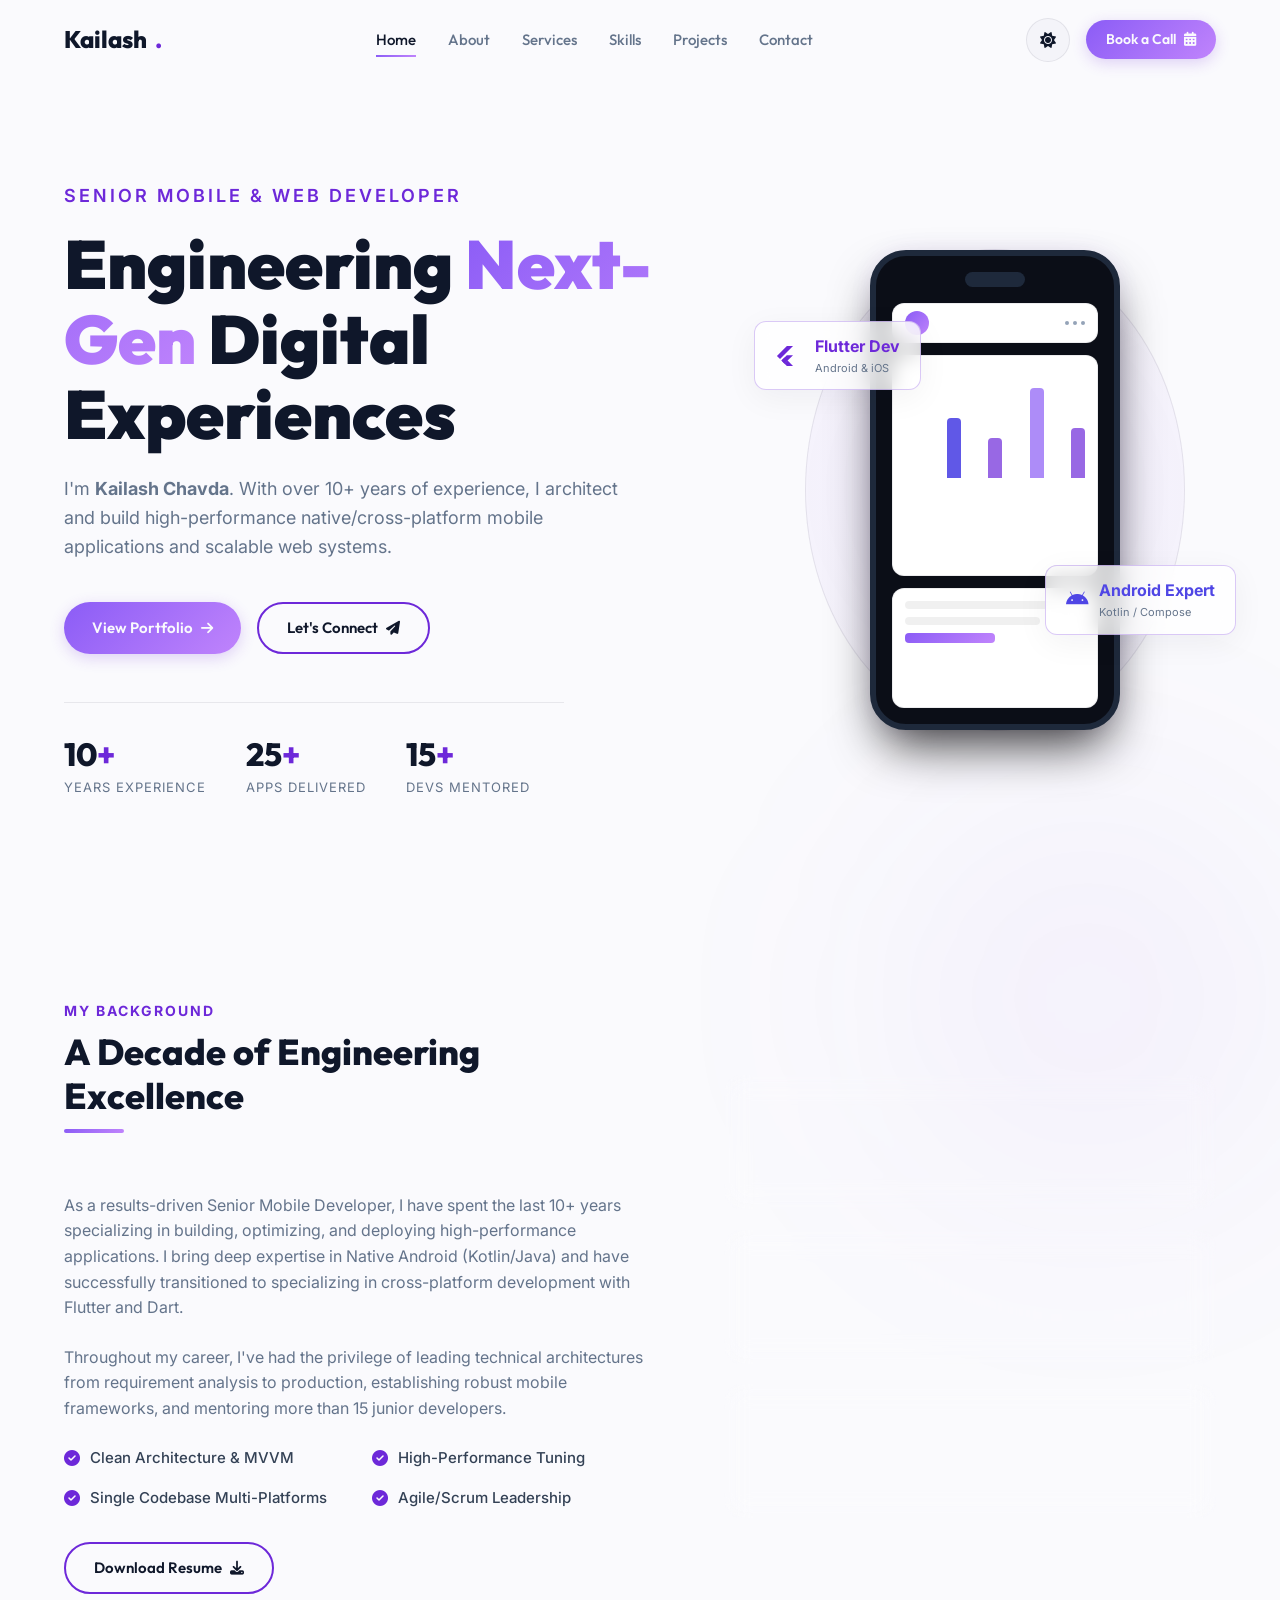
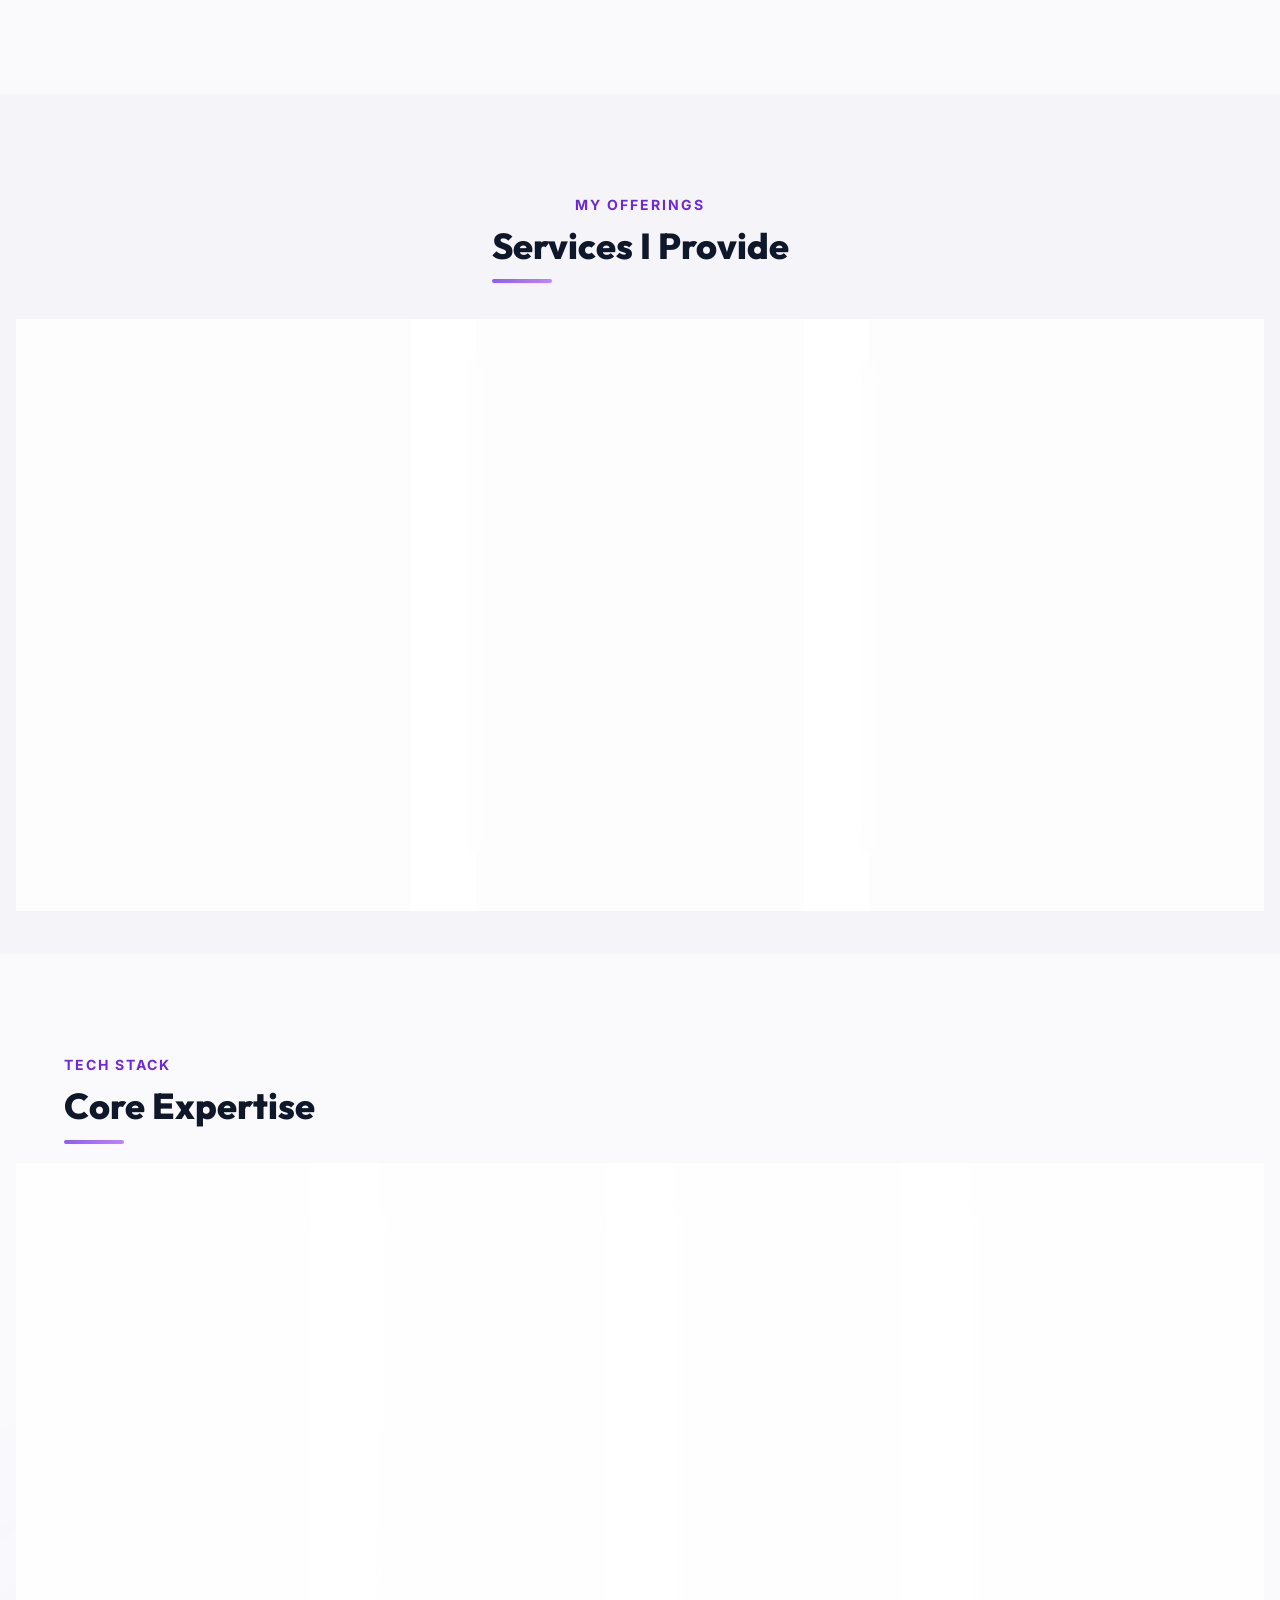
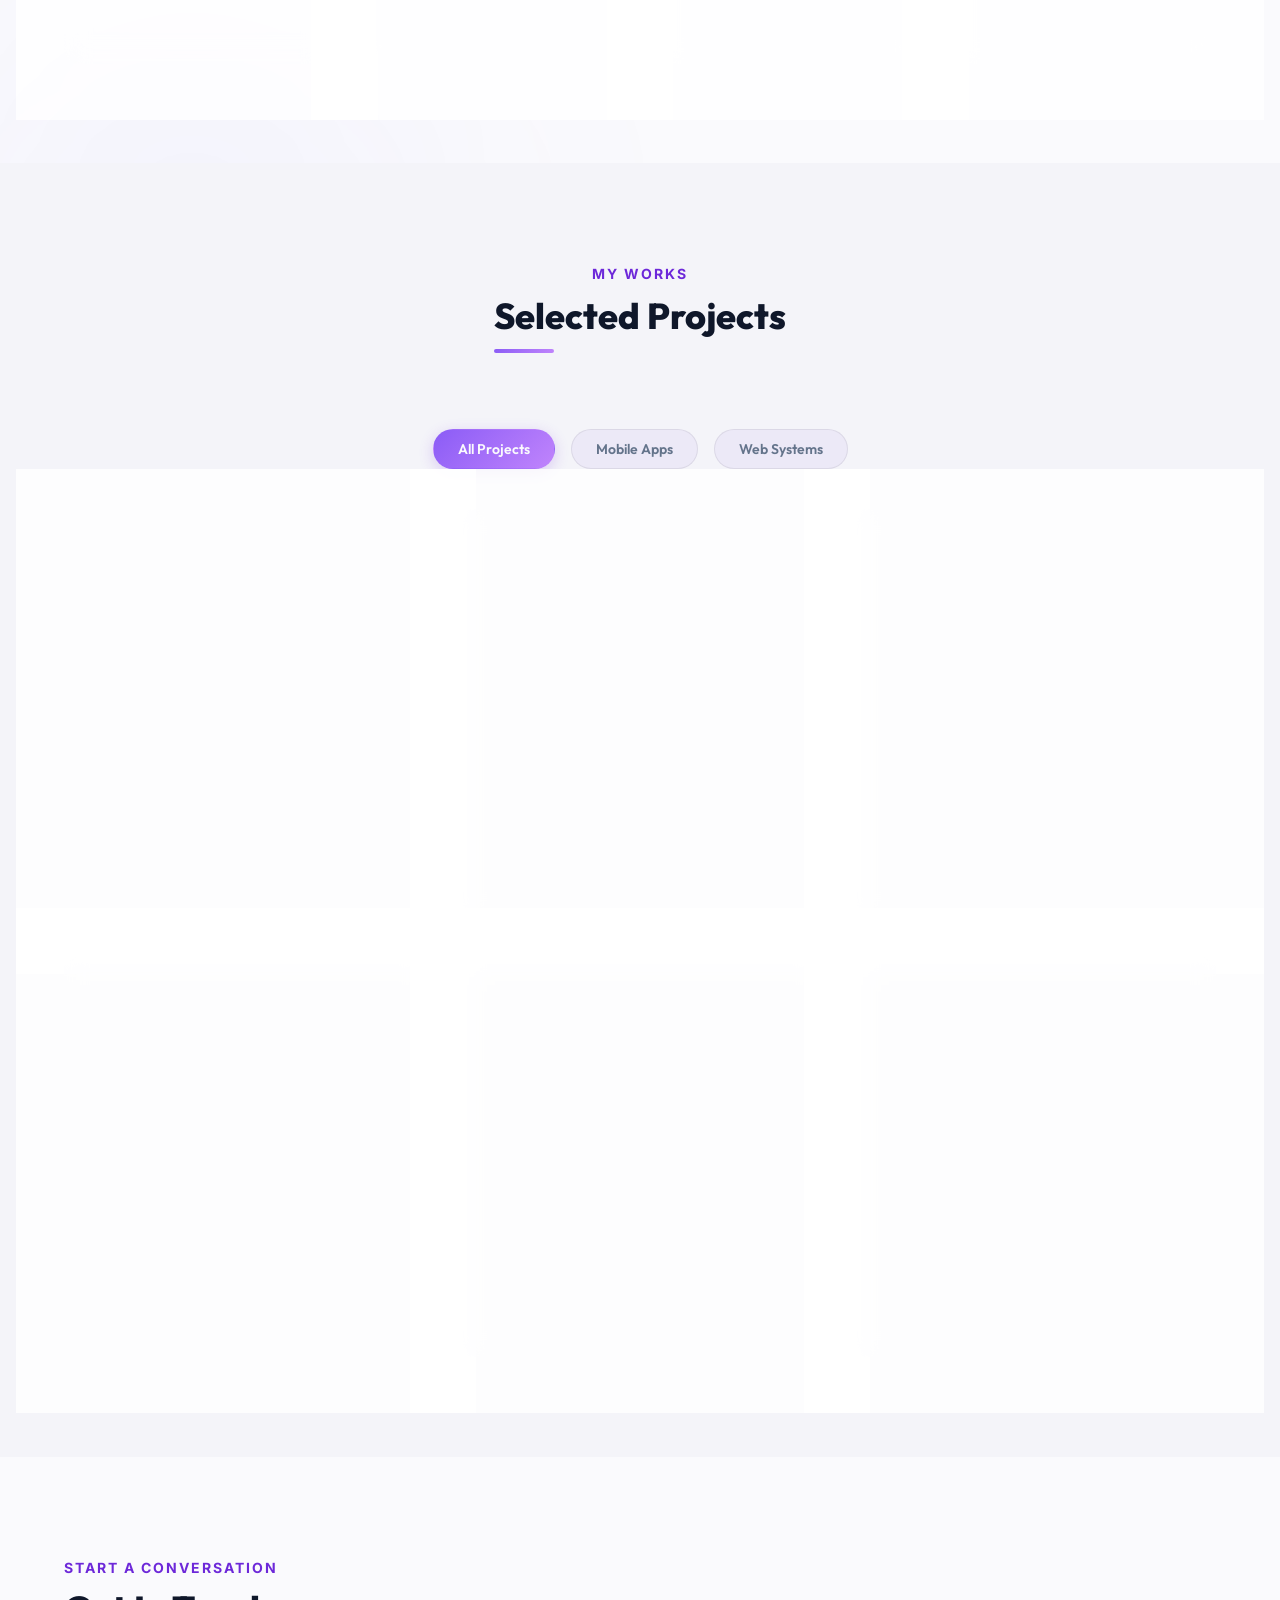
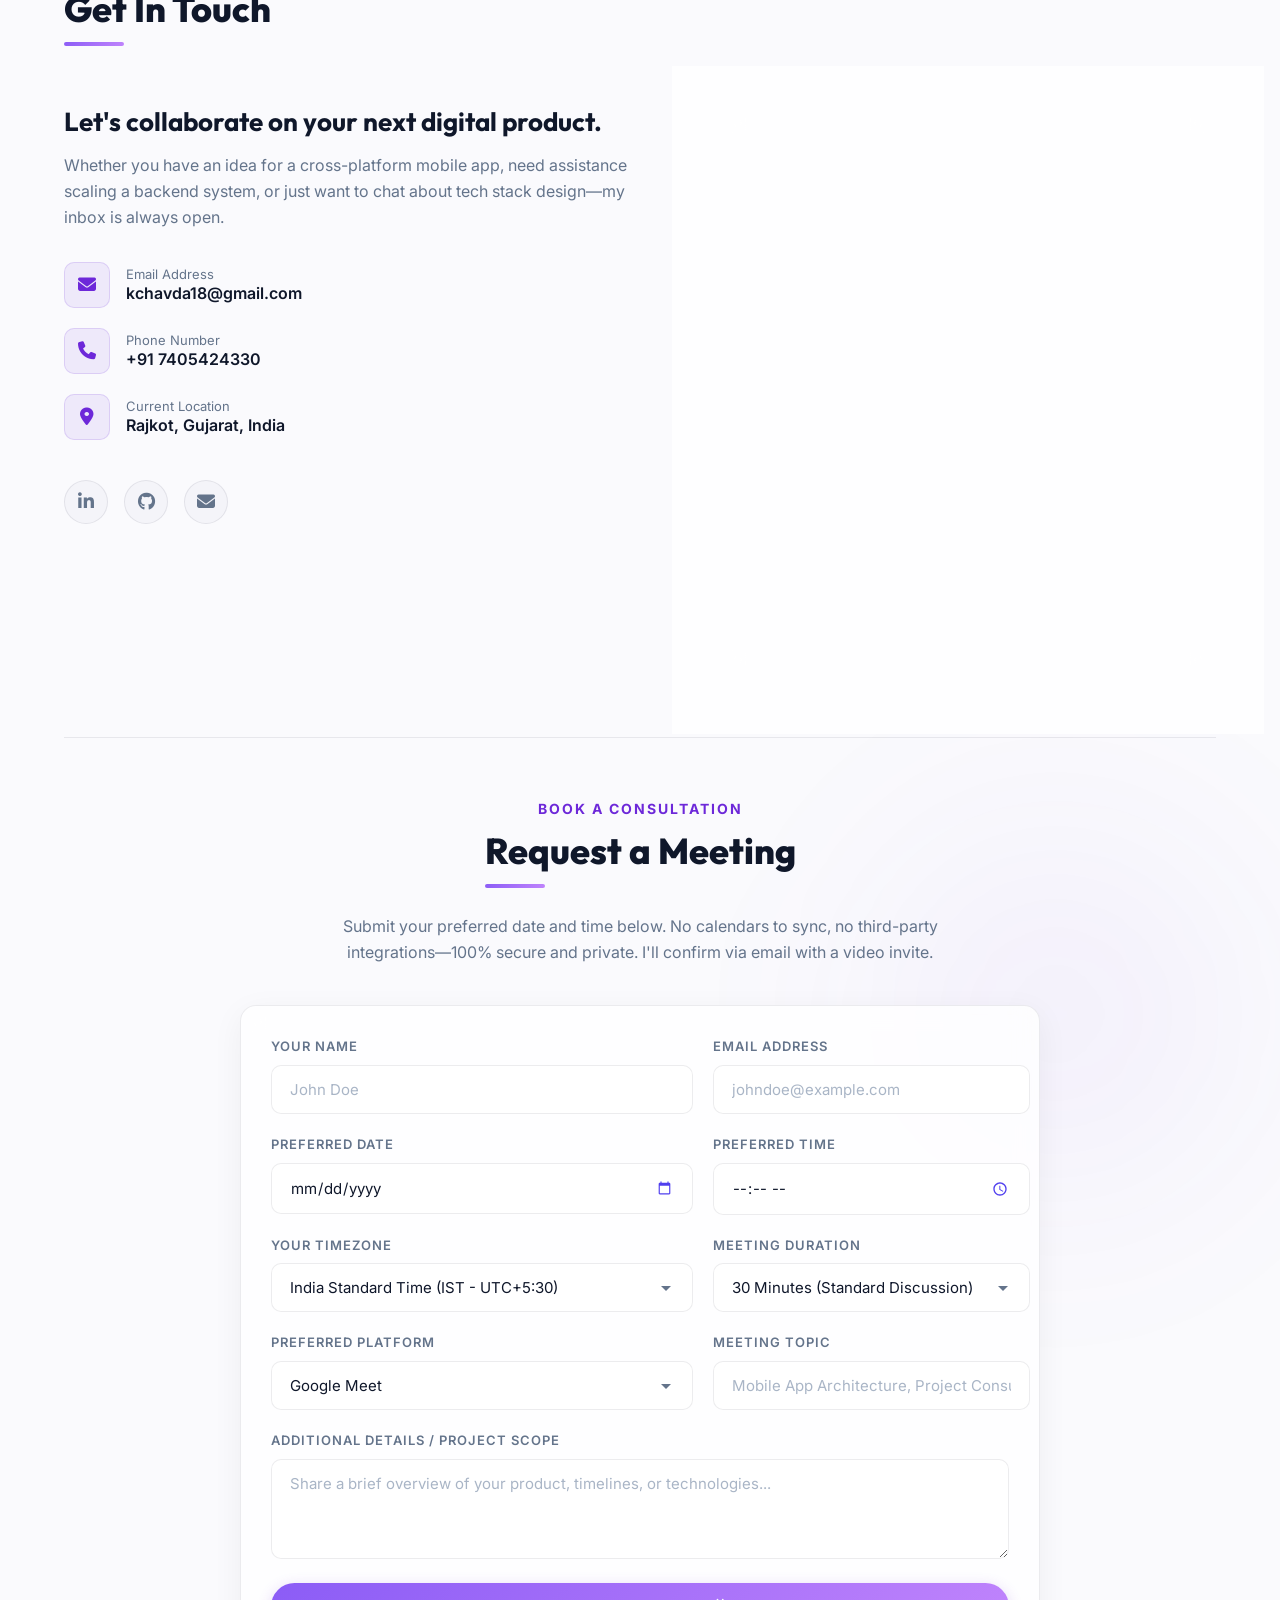
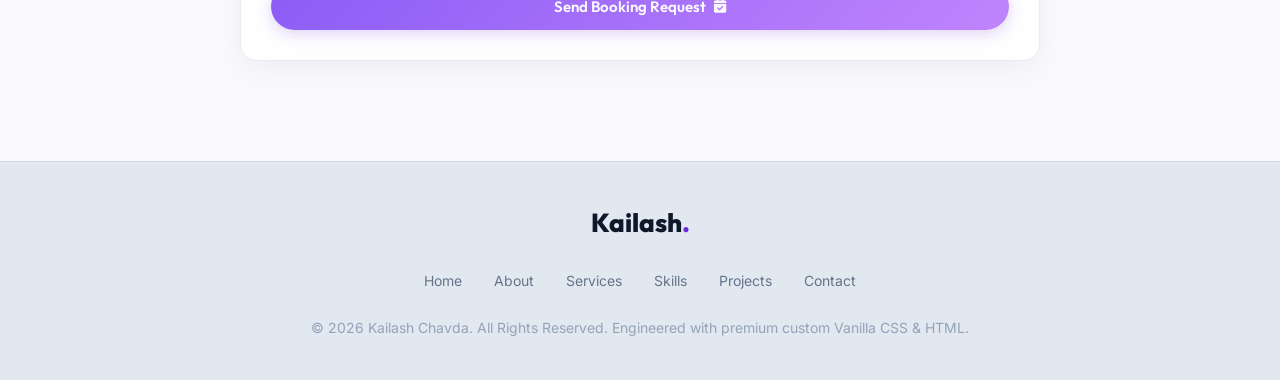
<file: v1/index.html>
<!DOCTYPE html>
<html lang="en">

<head>
  <meta charset="UTF-8">
  <meta name="viewport" content="width=device-width, initial-scale=1.0">
  <meta name="description"
    content="Kailash Chavda | Senior Mobile & Full-Stack Web Developer. 10+ years of experience building high-performance native, cross-platform apps, and scalable web systems.">
  <title>Kailash Chavda | Senior Mobile & Full-Stack Developer</title>

  <!-- FontAwesome Icons -->
  <link rel="stylesheet" href="https://cdnjs.cloudflare.com/ajax/libs/font-awesome/6.4.0/css/all.min.css">

  <!-- Custom Stylesheet -->
  <link rel="stylesheet" href="styles.css">
</head>

<body>

  <!-- Background Glowing Elements -->
  <div class="ambient-glows">
    <div class="glow-shape-1"></div>
    <div class="glow-shape-2"></div>
    <div class="glow-shape-3"></div>
  </div>

  <!-- NAVIGATION HEADER -->
  <header id="header">
    <div class="container navbar">
      <a href="#hero" class="logo">
        Kailash<span>.</span>
      </a>

      <!-- Nav Menu -->
      <ul class="nav-links" id="nav-links">
        <li><a href="#hero" class="active">Home</a></li>
        <li><a href="#about">About</a></li>
        <li><a href="#services">Services</a></li>
        <li><a href="#expertise">Skills</a></li>
        <li><a href="#projects">Projects</a></li>
        <li><a href="#contact">Contact</a></li>
      </ul>

      <!-- Nav Actions -->
      <div style="display: flex; align-items: center; gap: 16px;">
        <button class="theme-toggle" id="theme-toggle" aria-label="Toggle theme">
          <i class="fa-solid fa-moon"></i>
        </button>
        <a href="#contact" class="btn btn-primary nav-btn">
          Book a Call <i class="fa-solid fa-calendar-days"></i>
        </a>
      </div>

      <!-- Mobile Menu Toggle -->
      <button class="nav-toggle" id="nav-toggle" aria-label="Toggle menu">
        <i class="fa-solid fa-bars"></i>
      </button>
    </div>
  </header>

  <!-- HERO SECTION -->
  <section id="hero" class="hero">
    <div class="container hero-grid">
      <div class="hero-content">
        <span class="hero-subtitle">Senior Mobile &amp; Web Developer</span>
        <h1 class="hero-title">Engineering <span class="text-gradient">Next-Gen</span> Digital Experiences</h1>
        <p class="hero-desc">
          I'm <strong>Kailash Chavda</strong>. With over 10+ years of experience, I architect and build high-performance
          native/cross-platform mobile applications and scalable web systems.
        </p>

        <div class="hero-ctas">
          <a href="#projects" class="btn btn-primary">View Portfolio <i class="fa-solid fa-arrow-right"></i></a>
          <a href="#contact" class="btn btn-secondary">Let's Connect <i class="fa-solid fa-paper-plane"></i></a>
        </div>

        <div class="hero-stats">
          <div class="hero-stat-item">
            <h3>10<span>+</span></h3>
            <p>Years Experience</p>
          </div>
          <div class="hero-stat-item">
            <h3>25<span>+</span></h3>
            <p>Apps Delivered</p>
          </div>
          <div class="hero-stat-item">
            <h3>15<span>+</span></h3>
            <p>Devs Mentored</p>
          </div>
        </div>
      </div>

      <!-- Hero Visual Device Grid -->
      <div class="hero-visual">
        <div class="mockup-container">
          <div class="mockup-device">
            <div class="mockup-screen-camera"></div>
            <div class="mockup-screen-item mockup-header">
              <div class="mockup-avatar"></div>
              <div class="mockup-dots"><span></span><span></span><span></span></div>
            </div>
            <div class="mockup-screen-item mockup-chart">
              <div class="mockup-chart-bars">
                <div class="mockup-bar"></div>
                <div class="mockup-bar"></div>
                <div class="mockup-bar"></div>
                <div class="mockup-bar"></div>
                <div class="mockup-bar"></div>
              </div>
            </div>
            <div class="mockup-screen-item mockup-details">
              <div class="mockup-detail-line"></div>
              <div class="mockup-detail-line"></div>
              <div class="mockup-detail-line"></div>
            </div>
          </div>
        </div>

        <!-- Floating Badges -->
        <div class="floating-badge fb-1">
          <svg class="flutter-icon" viewBox="0 0 256 317" fill="currentColor" style="width: 20px; height: 20px; display: inline-block; vertical-align: middle; margin-right: 10px; color: var(--accent-lime);"><path d="M158 0 0 158l49 48L255 0zM157 145l-85 85 49 50 49-49 85-86z"/><path d="m121 280 37 37h97l-85-86z"/><path d="m72 230 48-48 50 49-49 49z"/></svg>
          <div>
            <strong>Flutter Dev</strong>
            <span style="font-size: 11px; display: block; color: var(--text-muted);">Android &amp; iOS</span>
          </div>
        </div>
        <div class="floating-badge fb-2">
          <i class="fa-brands fa-android"></i>
          <div>
            <strong>Android Expert</strong>
            <span style="font-size: 11px; display: block; color: var(--text-muted);">Kotlin / Compose</span>
          </div>
        </div>
      </div>
    </div>
  </section>

  <!-- ABOUT ME SECTION -->
  <section id="about" class="section">
    <div class="container about-grid">
      <div class="about-content">
        <div class="section-header">
          <span class="section-tagline">My Background</span>
          <h2 class="section-title">A Decade of Engineering Excellence</h2>
        </div>

        <p>
          As a results-driven Senior Mobile Developer, I have spent the last 10+ years specializing in building,
          optimizing, and deploying high-performance applications. I bring deep expertise in Native Android
          (Kotlin/Java) and have successfully transitioned to specializing in cross-platform development with Flutter
          and Dart.
        </p>
        <p>
          Throughout my career, I've had the privilege of leading technical architectures from requirement analysis to
          production, establishing robust mobile frameworks, and mentoring more than 15 junior developers.
        </p>

        <ul class="about-bullets">
          <li><i class="fa-solid fa-circle-check"></i> Clean Architecture &amp; MVVM</li>
          <li><i class="fa-solid fa-circle-check"></i> High-Performance Tuning</li>
          <li><i class="fa-solid fa-circle-check"></i> Single Codebase Multi-Platforms</li>
          <li><i class="fa-solid fa-circle-check"></i> Agile/Scrum Leadership</li>
        </ul>

        <a href="../Documents/Resume - Mobile Application Developer - Kailash Chavda.pdf" target="_blank"
          class="btn btn-secondary">
          Download Resume <i class="fa-solid fa-download"></i>
        </a>
      </div>

      <div class="about-features">
        <div class="glass-card about-feature-item">
          <div class="about-feature-icon">
            <i class="fa-solid fa-code"></i>
          </div>
          <div class="about-feature-text">
            <h4>Clean, Scalable Code</h4>
            <p>Adhering to OOP, SOLID principles, and clean state management for maintainable apps.</p>
          </div>
        </div>

        <div class="glass-card about-feature-item">
          <div class="about-feature-icon">
            <i class="fa-solid fa-users"></i>
          </div>
          <div class="about-feature-text">
            <h4>Team Mentorship</h4>
            <p>Supervising developer teams, driving code reviews, and adopting modern technologies.</p>
          </div>
        </div>

        <div class="glass-card about-feature-item">
          <div class="about-feature-icon">
            <i class="fa-solid fa-cloud"></i>
          </div>
          <div class="about-feature-text">
            <h4>Cloud &amp; DevOps Integration</h4>
            <p>Streamlined CI/CD pipelines, containerized tools, and secure server deployments.</p>
          </div>
        </div>
      </div>
    </div>
  </section>

  <!-- SERVICES SECTION -->
  <section id="services" class="section" style="background-color: var(--bg-secondary);">
    <div class="container">
      <div class="section-header" style="text-align: center;">
        <span class="section-tagline">My Offerings</span>
        <h2 class="section-title" style="display: inline-block;">Services I Provide</h2>
      </div>

      <div class="services-grid">
        <!-- Service 1 -->
        <div class="glass-card service-card">
          <div class="service-icon teal">
            <i class="fa-solid fa-mobile-screen-button"></i>
          </div>
          <h3>Mobile Application Development</h3>
          <p>
            Expert-level development for iOS and Android. Crafting fluid native screens with Kotlin and Jetpack Compose,
            native iOS apps, and hybrid cross-platform apps using Flutter and React Native from a single
            high-performance codebase.
          </p>
          <ul class="service-list">
            <li><i class="fa-solid fa-check"></i> Flutter &amp; Dart Specialization</li>
            <li><i class="fa-solid fa-check"></i> Native Android (Kotlin &amp; Compose)</li>
            <li><i class="fa-solid fa-check"></i> Native iOS (Swift &amp; SwiftUI)</li>
          </ul>
        </div>

        <!-- Service 2 -->
        <div class="glass-card service-card">
          <div class="service-icon blue">
            <i class="fa-solid fa-laptop-code"></i>
          </div>
          <h3>Full-Stack Web Development</h3>
          <p>
            Architecting robust web applications and backend systems. Setting up responsive frontend user interfaces
            alongside secure API architectures using Laravel (PHP), Node.js, and Livewire microservices.
          </p>
          <ul class="service-list">
            <li><i class="fa-solid fa-check"></i> Next.js / React Frontend UI</li>
            <li><i class="fa-solid fa-check"></i> Laravel, Livewire &amp; Node.js Backend</li>
            <li><i class="fa-solid fa-check"></i> RESTful API Design &amp; Integration</li>
          </ul>
        </div>

        <!-- Service 3 -->
        <div class="glass-card service-card">
          <div class="service-icon green">
            <i class="fa-solid fa-palette"></i>
          </div>
          <h3>UI/UX &amp; Graphic Design</h3>
          <p>
            Designing beautiful, intuitive user journeys and modern digital layouts. Translating user requirements into
            engaging user experiences, building rapid wireframes, and ensuring visual hierarchy, and accessibility.
          </p>
          <ul class="service-list">
            <li><i class="fa-solid fa-check"></i> Interactive High-Fidelity Mockups</li>
            <li><i class="fa-solid fa-check"></i> Responsive Web &amp; App Layouts</li>
            <li><i class="fa-solid fa-check"></i> Glassmorphic &amp; Neo-Brutalism Designs</li>
          </ul>
        </div>
      </div>
    </div>
  </section>

  <!-- CORE EXPERTISE SECTION -->
  <section id="expertise" class="section">
    <div class="container">
      <div class="section-header">
        <span class="section-tagline">Tech Stack</span>
        <h2 class="section-title">Core Expertise</h2>
      </div>

      <div class="expertise-tabs">
        <!-- Box 1 -->
        <div class="glass-card expertise-box">
          <h3><i class="fa-solid fa-mobile-screen"></i> Mobile Development</h3>
          <div class="skill-list">
            <div class="skill-tag"><svg class="flutter-icon" viewBox="0 0 256 317" fill="currentColor" style="width: 14px; height: 14px; display: inline-block; vertical-align: middle; position: relative; top: -1px;"><path d="M158 0 0 158l49 48L255 0zM157 145l-85 85 49 50 49-49 85-86z"/><path d="m121 280 37 37h97l-85-86z"/><path d="m72 230 48-48 50 49-49 49z"/></svg> Flutter</div>
            <div class="skill-tag"><i class="fa-solid fa-code"></i> Dart</div>
            <div class="skill-tag"><i class="fa-brands fa-android"></i> Android SDK</div>
            <div class="skill-tag"><i class="fa-solid fa-code"></i> Kotlin</div>
            <div class="skill-tag"><i class="fa-brands fa-apple"></i> iOS (Swift/SwiftUI)</div>
            <div class="skill-tag"><i class="fa-solid fa-layer-group"></i> Jetpack Compose</div>
            <div class="skill-tag"><i class="fa-solid fa-gears"></i> BLoC / Provider / GetX</div>
          </div>
        </div>

        <!-- Box 2 -->
        <div class="glass-card expertise-box">
          <h3><i class="fa-solid fa-server"></i> Web &amp; Backend</h3>
          <div class="skill-list">
            <div class="skill-tag"><i class="fa-brands fa-laravel"></i> Laravel</div>
            <div class="skill-tag"><i class="fa-brands fa-node-js"></i> Node.js</div>
            <div class="skill-tag"><i class="fa-solid fa-bolt"></i> Livewire</div>
            <div class="skill-tag"><i class="fa-brands fa-react"></i> React / Next.js</div>
            <div class="skill-tag"><i class="fa-brands fa-square-js"></i> JavaScript (ES6+)</div>
            <div class="skill-tag"><i class="fa-brands fa-css3-alt"></i> Tailwind CSS</div>
            <div class="skill-tag"><i class="fa-solid fa-link"></i> RESTful APIs</div>
          </div>
        </div>

        <!-- Box 3 -->
        <div class="glass-card expertise-box">
          <h3><i class="fa-solid fa-database"></i> Databases &amp; Caching</h3>
          <div class="skill-list">
            <div class="skill-tag"><i class="fa-solid fa-database"></i> PostgreSQL</div>
            <div class="skill-tag"><i class="fa-solid fa-database"></i> MongoDB</div>
            <div class="skill-tag"><i class="fa-solid fa-database"></i> MySQL</div>
            <div class="skill-tag"><i class="fa-solid fa-cloud"></i> AWS RDS</div>
            <div class="skill-tag"><i class="fa-solid fa-memory"></i> Redis (Caching)</div>
            <div class="skill-tag"><i class="fa-solid fa-box-archive"></i> Hive / RoomDB</div>
          </div>
        </div>

        <!-- Box 4 -->
        <div class="glass-card expertise-box">
          <h3><i class="fa-solid fa-toolbox"></i> DevOps &amp; Tools</h3>
          <div class="skill-list">
            <div class="skill-tag"><i class="fa-brands fa-aws"></i> AWS (EC2/S3)</div>
            <div class="skill-tag"><i class="fa-brands fa-docker"></i> Docker</div>
            <div class="skill-tag"><i class="fa-solid fa-circle-nodes"></i> CI/CD Pipelines</div>
            <div class="skill-tag"><i class="fa-brands fa-git-alt"></i> Git / GitHub</div>
            <div class="skill-tag"><i class="fa-solid fa-circle-check"></i> Postman</div>
            <div class="skill-tag"><i class="fa-brands fa-jira"></i> JIRA / Agile</div>
          </div>
        </div>
      </div>
    </div>
  </section>

  <!-- SELECTED PROJECTS SECTION -->
  <section id="projects" class="section" style="background-color: var(--bg-secondary);">
    <div class="container">
      <div class="section-header" style="text-align: center;">
        <span class="section-tagline">My Works</span>
        <h2 class="section-title" style="display: inline-block;">Selected Projects</h2>
      </div>

      <!-- Filter Tabs -->
      <ul class="project-filters">
        <li><button class="filter-btn active" data-filter="all">All Projects</button></li>
        <li><button class="filter-btn" data-filter="mobile">Mobile Apps</button></li>
        <li><button class="filter-btn" data-filter="web">Web Systems</button></li>
      </ul>

      <!-- Projects Grid -->
      <div class="projects-grid" id="projects-grid">

        <!-- Project 1 (Mobile) -->
        <div class="glass-card project-card show" data-category="mobile">
          <div class="project-meta">
            <span class="project-category">Flutter App</span>
            <div class="project-links">
              <a href="https://play.google.com/store/apps/details?id=com.ta.news&hl=en_IN" target="_blank"
                class="project-link-btn" title="Android Link"><i class="fa-brands fa-android"></i></a>
              <a href="https://apps.apple.com/us/app/piplana-pane/id1409110407" target="_blank" class="project-link-btn"
                title="iOS Link"><i class="fa-brands fa-apple"></i></a>
            </div>
          </div>
          <h3 class="project-title">Piplana Pane</h3>
          <p class="project-desc">
            The ultimate classified platform for the agricultural community. It connects farmers and traders to buy and
            sell tractors, livestock, farm implements, irrigation systems, and agricultural machinery across Gujarat and
            Maharashtra.
          </p>
          <div class="project-tech">
            <span class="tech-badge">Flutter</span>
            <span class="tech-badge">Dart</span>
            <span class="tech-badge">Firebase</span>
            <span class="tech-badge">REST APIs</span>
          </div>
        </div>

        <!-- Project 2 (Mobile) -->
        <div class="glass-card project-card show" data-category="mobile">
          <div class="project-meta">
            <span class="project-category">Native App</span>
            <div class="project-links">
              <a href="https://play.google.com/store/apps/details?id=com.ofcourse.kuwait" target="_blank"
                class="project-link-btn" title="Android Link"><i class="fa-brands fa-android"></i></a>
              <a href="https://apps.apple.com/kw/app/ofcourse-kw/id6470784883" target="_blank" class="project-link-btn"
                title="iOS Link"><i class="fa-brands fa-apple"></i></a>
            </div>
          </div>
          <h3 class="project-title">Ofcourse KW</h3>
          <p class="project-desc">
            A subscription-based diet plan app delivering healthy, calorie-tracked meal packages. Users can
            custom-tailor monthly subscription dishes to hit exact daily calorie goals and nutrients.
          </p>
          <div class="project-tech">
            <span class="tech-badge">Kotlin</span>
            <span class="tech-badge">Swift</span>
            <span class="tech-badge">Jetpack Compose</span>
            <span class="tech-badge">CoreData</span>
          </div>
        </div>

        <!-- Project 3 (Web) -->
        <div class="glass-card project-card show" data-category="web">
          <div class="project-meta">
            <span class="project-category">Web Platform</span>
            <div class="project-links">
              <a href="https://vehicleand.com/ar" target="_blank" class="project-link-btn" title="Live Site"><i
                  class="fa-solid fa-up-right-from-square"></i></a>
            </div>
          </div>
          <h3 class="project-title">Vehicleand</h3>
          <p class="project-desc">
            A comprehensive B2B and B2C online marketplace for buying and selling new, used, and certified vehicles
            (cars, trucks, bikes). Features advanced filters, messaging, dealer listings, and user inventories.
          </p>
          <div class="project-tech">
            <span class="tech-badge">Laravel</span>
            <span class="tech-badge">MySQL</span>
            <span class="tech-badge">JavaScript</span>
            <span class="tech-badge">Tailwind CSS</span>
          </div>
        </div>

        <!-- Project 4 (Mobile) -->
        <div class="glass-card project-card show" data-category="mobile">
          <div class="project-meta">
            <span class="project-category">Native App</span>
            <div class="project-links">
              <a href="https://play.google.com/store/apps/details?id=com.dcas.app" target="_blank"
                class="project-link-btn" title="Android Link"><i class="fa-brands fa-android"></i></a>
              <a href="https://apps.apple.com/us/app/dubai-ambulance-%D8%A5%D8%B3%D8%B9%D8%A7%D9%81-%D8%AF%D8%A8%D9%8A/id1165959800"
                target="_blank" class="project-link-btn" title="iOS Link"><i class="fa-brands fa-apple"></i></a>
            </div>
          </div>
          <h3 class="project-title">Dubai Ambulance</h3>
          <p class="project-desc">
            A critical emergency request app designed for requesting medical aid in Dubai. Includes robust accessibility
            interfaces for visual/hearing impaired users to communicate immediately with dispatchers.
          </p>
          <div class="project-tech">
            <span class="tech-badge">Kotlin</span>
            <span class="tech-badge">SwiftUI</span>
            <span class="tech-badge">Google Maps API</span>
            <span class="tech-badge">Push Notifications</span>
          </div>
        </div>

        <!-- Project 5 (Web) -->
        <div class="glass-card project-card show" data-category="web">
          <div class="project-meta">
            <span class="project-category">E-commerce Portal</span>
            <div class="project-links">
              <a href="https://balajiwholesalefoods.com/" target="_blank" class="project-link-btn" title="Live Site"><i
                  class="fa-solid fa-up-right-from-square"></i></a>
            </div>
          </div>
          <h3 class="project-title">Balaji Wholesale Foods</h3>
          <p class="project-desc">
            B2B importer and wholesaler system importing ethnic Indian foods into the US. Features catalog management,
            bulk invoicing, online distribution tracking, and vendor accounts.
          </p>
          <div class="project-tech">
            <span class="tech-badge">PHP</span>
            <span class="tech-badge">Node.js</span>
            <span class="tech-badge">PostgreSQL</span>
            <span class="tech-badge">AWS EC2</span>
          </div>
        </div>

        <!-- Project 6 (Mobile) -->
        <div class="glass-card project-card show" data-category="mobile">
          <div class="project-meta">
            <span class="project-category">Flutter App</span>
            <div class="project-links">
              <a href="https://play.google.com/store/apps/details?id=com.appix.garey" target="_blank"
                class="project-link-btn" title="Android Link"><i class="fa-brands fa-android"></i></a>
              <a href="https://apps.apple.com/in/app/garey-qatars-shopping-app/id1495042185" target="_blank"
                class="project-link-btn" title="iOS Link"><i class="fa-brands fa-apple"></i></a>
            </div>
          </div>
          <h3 class="project-title">Garey</h3>
          <p class="project-desc">
            Qatar's premium e-commerce platform offering top deals on consumer electronics, beauty, health, and outdoor
            equipment. Engineered for ultra-fast checkout loops and high-volume orders.
          </p>
          <div class="project-tech">
            <span class="tech-badge">Flutter</span>
            <span class="tech-badge">Dart</span>
            <span class="tech-badge">Stripe Integration</span>
            <span class="tech-badge">Hive DB</span>
          </div>
        </div>
      </div>
    </div>
  </section>

  <!-- CONTACT & SCHEDULING SECTION -->
  <section id="contact" class="section">
    <div class="container">
      <div class="section-header">
        <span class="section-tagline">Start a Conversation</span>
        <h2 class="section-title">Get In Touch</h2>
      </div>

      <div class="contact-grid">
        <!-- Info Panel -->
        <div class="contact-info-panel">
          <h3>Let's collaborate on your next digital product.</h3>
          <p>
            Whether you have an idea for a cross-platform mobile app, need assistance scaling a backend system, or just
            want to chat about tech stack design—my inbox is always open.
          </p>

          <ul class="contact-details-list">
            <li class="contact-item">
              <div class="contact-item-icon"><i class="fa-solid fa-envelope"></i></div>
              <div class="contact-item-text">
                <span>Email Address</span>
                <a href="mailto:kchavda18@gmail.com">kchavda18@gmail.com</a>
              </div>
            </li>
            <li class="contact-item">
              <div class="contact-item-icon"><i class="fa-solid fa-phone"></i></div>
              <div class="contact-item-text">
                <span>Phone Number</span>
                <a href="tel:+917405424330">+91 7405424330</a>
              </div>
            </li>
            <li class="contact-item">
              <div class="contact-item-icon"><i class="fa-solid fa-location-dot"></i></div>
              <div class="contact-item-text">
                <span>Current Location</span>
                <p>Rajkot, Gujarat, India</p>
              </div>
            </li>
          </ul>

          <div class="social-links">
            <a href="https://linkedin.com/in/kailash-chavda" target="_blank" class="social-btn" aria-label="LinkedIn"><i
                class="fa-brands fa-linkedin-in"></i></a>
            <a href="https://github.com/kailashchavda" target="_blank" class="social-btn" aria-label="GitHub"><i
                class="fa-brands fa-github"></i></a>
            <a href="mailto:kchavda18@gmail.com" class="social-btn" aria-label="Email"><i
                class="fa-solid fa-envelope"></i></a>
          </div>
        </div>

        <!-- Contact Form -->
        <div class="glass-card">
          <!-- 
            FORMSPREE INTEGRATION:
            To receive submissions:
            1. Sign up for a free account at https://formspree.io/
            2. Create a new form project
            3. Replace the placeholder URL in the action attribute below with your unique Formspree form ID
               Example: action="https://formspree.io/f/xzbjygrl"
          -->
          <form class="contact-form" action="https://formspree.io/f/xykazqer" method="POST">
            <div class="form-group">
              <label for="name">Your Name</label>
              <input type="text" id="name" name="name" class="form-control" placeholder="John Doe" required>
            </div>

            <div class="form-group">
              <label for="email">Email Address</label>
              <input type="email" id="email" name="_replyto" class="form-control" placeholder="johndoe@example.com"
                required>
            </div>

            <div class="form-group">
              <label for="subject">Subject</label>
              <input type="text" id="subject" name="subject" class="form-control" placeholder="Project Discussion"
                required>
            </div>

            <div class="form-group">
              <label for="message">Message</label>
              <textarea id="message" name="message" class="form-control"
                placeholder="Tell me about your product details..." required></textarea>
            </div>

            <button type="submit" class="btn btn-primary submit-btn">Send Message <i
                class="fa-solid fa-paper-plane"></i></button>
          </form>
        </div>
      </div>

      <!-- MEETING SCHEDULER BLOCK -->
      <div class="schedule-block">
        <div class="schedule-header">
          <span class="section-tagline">Book a Consultation</span>
          <h2 class="section-title">Request a Meeting</h2>
          <p style="color: var(--text-muted); max-width: 600px; margin: 10px auto 0 auto;">
            Submit your preferred date and time below. No calendars to sync, no third-party integrations—100% secure and private. I'll confirm via email with a video invite.
          </p>
        </div>

        <div class="glass-card schedule-form-card" style="max-width: 800px; margin: 0 auto;">
          <form class="meeting-form" action="https://formspree.io/f/xykazqer" method="POST">
            <!-- Hidden form field for Formspree to distinguish from main contact form -->
            <input type="hidden" name="_subject" value="New Meeting Request from Portfolio!">
            
            <div class="schedule-form-grid">
              <div class="form-group">
                <label for="meet-name">Your Name</label>
                <input type="text" id="meet-name" name="name" class="form-control" placeholder="John Doe" required>
              </div>

              <div class="form-group">
                <label for="meet-email">Email Address</label>
                <input type="email" id="meet-email" name="_replyto" class="form-control" placeholder="johndoe@example.com" required>
              </div>

              <div class="form-group">
                <label for="meet-date">Preferred Date</label>
                <input type="date" id="meet-date" name="preferred_date" class="form-control" required>
              </div>

              <div class="form-group">
                <label for="meet-time">Preferred Time</label>
                <input type="time" id="meet-time" name="preferred_time" class="form-control" required>
              </div>

              <div class="form-group">
                <label for="meet-timezone">Your Timezone</label>
                <select id="meet-timezone" name="timezone" class="form-control" required>
                  <option value="IST" selected>India Standard Time (IST - UTC+5:30)</option>
                  <option value="EST">Eastern Standard Time (EST - UTC-5)</option>
                  <option value="GMT">Greenwich Mean Time (GMT - UTC+0)</option>
                  <option value="CET">Central European Time (CET - UTC+1)</option>
                  <option value="AEST">Australian Eastern Standard Time (AEST - UTC+10)</option>
                  <option value="Other">Other / Remote (Specify in details)</option>
                </select>
              </div>

              <div class="form-group">
                <label for="meet-duration">Meeting Duration</label>
                <select id="meet-duration" name="duration" class="form-control" required>
                  <option value="15-min">15 Minutes (Quick Sync)</option>
                  <option value="30-min" selected>30 Minutes (Standard Discussion)</option>
                  <option value="60-min">60 Minutes (Deep Dive / Tech Sync)</option>
                </select>
              </div>

              <div class="form-group">
                <label for="meet-platform">Preferred Platform</label>
                <select id="meet-platform" name="platform" class="form-control" required>
                  <option value="Google-Meet" selected>Google Meet</option>
                  <option value="Zoom">Zoom Video Call</option>
                  <option value="Phone">Direct Phone Call</option>
                </select>
              </div>

              <div class="form-group">
                <label for="meet-topic">Meeting Topic</label>
                <input type="text" id="meet-topic" name="topic" class="form-control" placeholder="Mobile App Architecture, Project Consultation, etc." required>
              </div>
            </div>

            <div class="form-group" style="margin-top: 20px;">
              <label for="meet-details">Additional Details / Project Scope</label>
              <textarea id="meet-details" name="details" class="form-control" placeholder="Share a brief overview of your product, timelines, or technologies..." style="min-height: 100px;"></textarea>
            </div>

            <button type="submit" class="btn btn-primary submit-btn" style="margin-top: 24px; width: 100%;">
              Send Booking Request <i class="fa-solid fa-calendar-check"></i>
            </button>
          </form>
        </div>
      </div>
    </div>
  </section>

  <!-- FOOTER -->
  <footer>
    <div class="container footer-content">
      <div class="footer-logo">
        Kailash<span>.</span>
      </div>

      <ul class="footer-nav">
        <li><a href="#hero">Home</a></li>
        <li><a href="#about">About</a></li>
        <li><a href="#services">Services</a></li>
        <li><a href="#expertise">Skills</a></li>
        <li><a href="#projects">Projects</a></li>
        <li><a href="#contact">Contact</a></li>
      </ul>

      <p class="copyright">
        &copy; 2026 Kailash Chavda. All Rights Reserved. Engineered with premium custom Vanilla CSS &amp; HTML.
      </p>
    </div>
  </footer>

  <!-- Scroll To Top Button -->
  <button class="back-to-top" id="back-to-top" aria-label="Scroll to top">
    <i class="fa-solid fa-arrow-up"></i>
  </button>

  <!-- PREMIUM INTERACTIONS SCRIPT -->
  <script>
    document.addEventListener('DOMContentLoaded', () => {

      // 1. STICKY NAVBAR SCROLL ACTION
      const header = document.getElementById('header');
      const backToTop = document.getElementById('back-to-top');

      window.addEventListener('scroll', () => {
        if (window.scrollY > 50) {
          header.classList.add('scrolled');
        } else {
          header.classList.remove('scrolled');
        }

        if (window.scrollY > 600) {
          backToTop.classList.add('active');
        } else {
          backToTop.classList.remove('active');
        }
      });

      backToTop.addEventListener('click', () => {
        window.scrollTo({
          top: 0,
          behavior: 'smooth'
        });
      });

      // 2. MOBILE NAVBAR TOGGLE
      const navToggle = document.getElementById('nav-toggle');
      const navLinks = document.getElementById('nav-links');

      navToggle.addEventListener('click', () => {
        navLinks.classList.toggle('active');
        const icon = navToggle.querySelector('i');
        if (navLinks.classList.contains('active')) {
          icon.classList.remove('fa-bars');
          icon.classList.add('fa-xmark');
        } else {
          icon.classList.remove('fa-xmark');
          icon.classList.add('fa-bars');
        }
      });

      // Close mobile menu on clicking any link
      navLinks.querySelectorAll('a').forEach(link => {
        link.addEventListener('click', () => {
          navLinks.classList.remove('active');
          navToggle.querySelector('i').classList.remove('fa-xmark');
          navToggle.querySelector('i').classList.add('fa-bars');
        });
      });

      // 3. PROJECT GRID FILTERING LOGIC
      const filterBtns = document.querySelectorAll('.filter-btn');
      const projectCards = document.querySelectorAll('.project-card');

      filterBtns.forEach(btn => {
        btn.addEventListener('click', () => {
          // Remove active class from all buttons
          filterBtns.forEach(b => b.classList.remove('active'));
          btn.classList.add('active');

          const filterValue = btn.getAttribute('data-filter');

          projectCards.forEach(card => {
            const category = card.getAttribute('data-category');

            if (filterValue === 'all' || filterValue === category) {
              card.classList.remove('hide');
              setTimeout(() => {
                card.classList.add('show');
              }, 50);
            } else {
              card.classList.remove('show');
              card.classList.add('hide');
            }
          });
        });
      });

      // 4. ACTIVE LINK STATE HIGHLIGHTING ON SCROLL
      const sections = document.querySelectorAll('section');
      const navItems = document.querySelectorAll('.nav-links a');

      window.addEventListener('scroll', () => {
        let current = '';
        sections.forEach(section => {
          const sectionTop = section.offsetTop;
          const sectionHeight = section.clientHeight;
          if (window.scrollY >= (sectionTop - 150)) {
            current = section.getAttribute('id');
          }
        });

        navItems.forEach(item => {
          item.classList.remove('active');
          if (item.getAttribute('href').slice(1) === current) {
            item.classList.add('active');
          }
        });
      });

      // 5. THEME SWITCHER LOGIC
      const themeToggle = document.getElementById('theme-toggle');
      const currentTheme = localStorage.getItem('theme');
      const systemPrefersLight = window.matchMedia('(prefers-color-scheme: light)').matches;

      if (currentTheme === 'light' || (!currentTheme && systemPrefersLight)) {
        document.body.classList.add('light-theme');
        themeToggle.querySelector('i').classList.replace('fa-moon', 'fa-sun');
      }

      themeToggle.addEventListener('click', () => {
        document.body.classList.toggle('light-theme');
        const icon = themeToggle.querySelector('i');
        if (document.body.classList.contains('light-theme')) {
          icon.classList.replace('fa-moon', 'fa-sun');
          localStorage.setItem('theme', 'light');
        } else {
          icon.classList.replace('fa-sun', 'fa-moon');
          localStorage.setItem('theme', 'dark');
        }
      });

      // 6. SCROLL REVEAL EFFECT
      const revealElements = document.querySelectorAll('.glass-card, .section-header, .hero-content, .hero-visual, .expertise-box');
      revealElements.forEach(el => el.classList.add('reveal-element'));

      const revealObserver = new IntersectionObserver((entries, observer) => {
        entries.forEach(entry => {
          if (entry.isIntersecting) {
            entry.target.classList.add('revealed');
            observer.unobserve(entry.target); // Reveal once
          }
        });
      }, {
        threshold: 0.15,
        rootMargin: '0px 0px -50px 0px'
      });

      revealElements.forEach(el => revealObserver.observe(el));
    });
  </script>
</body>

</html>
</file>
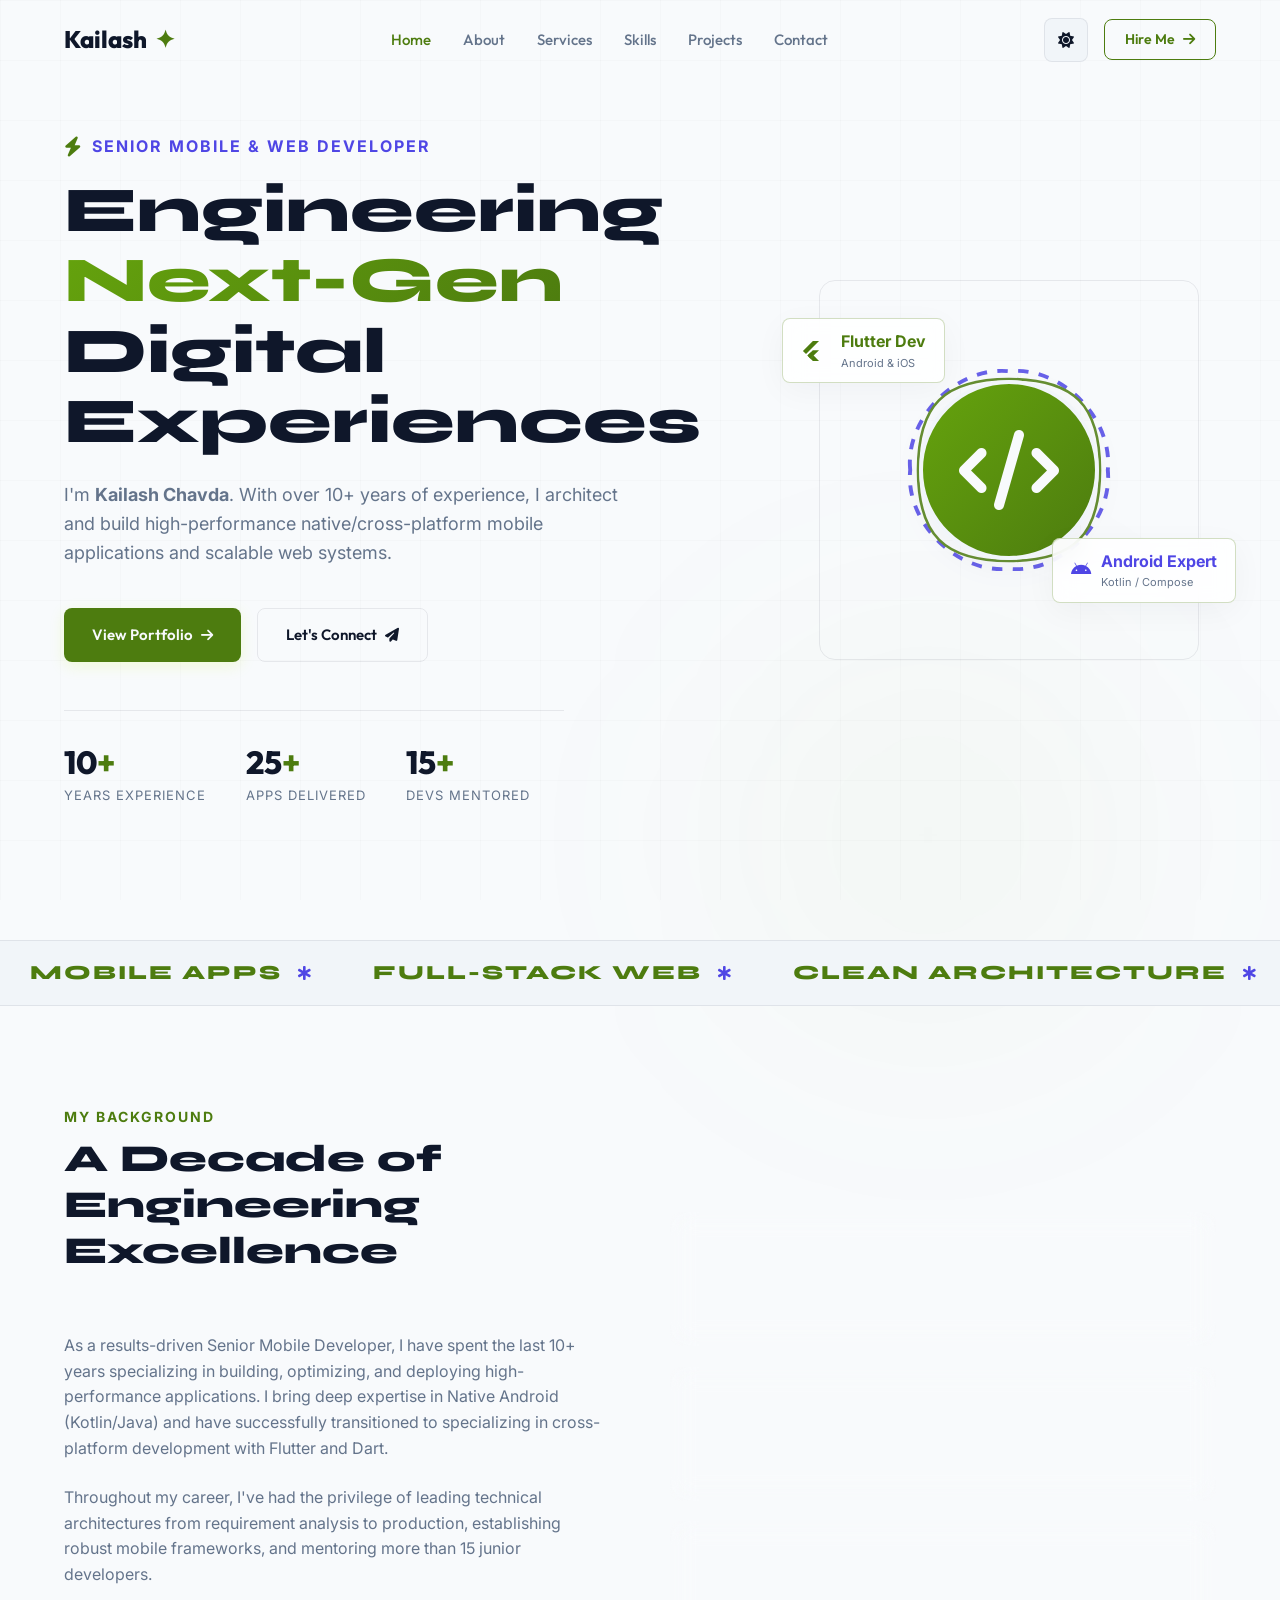
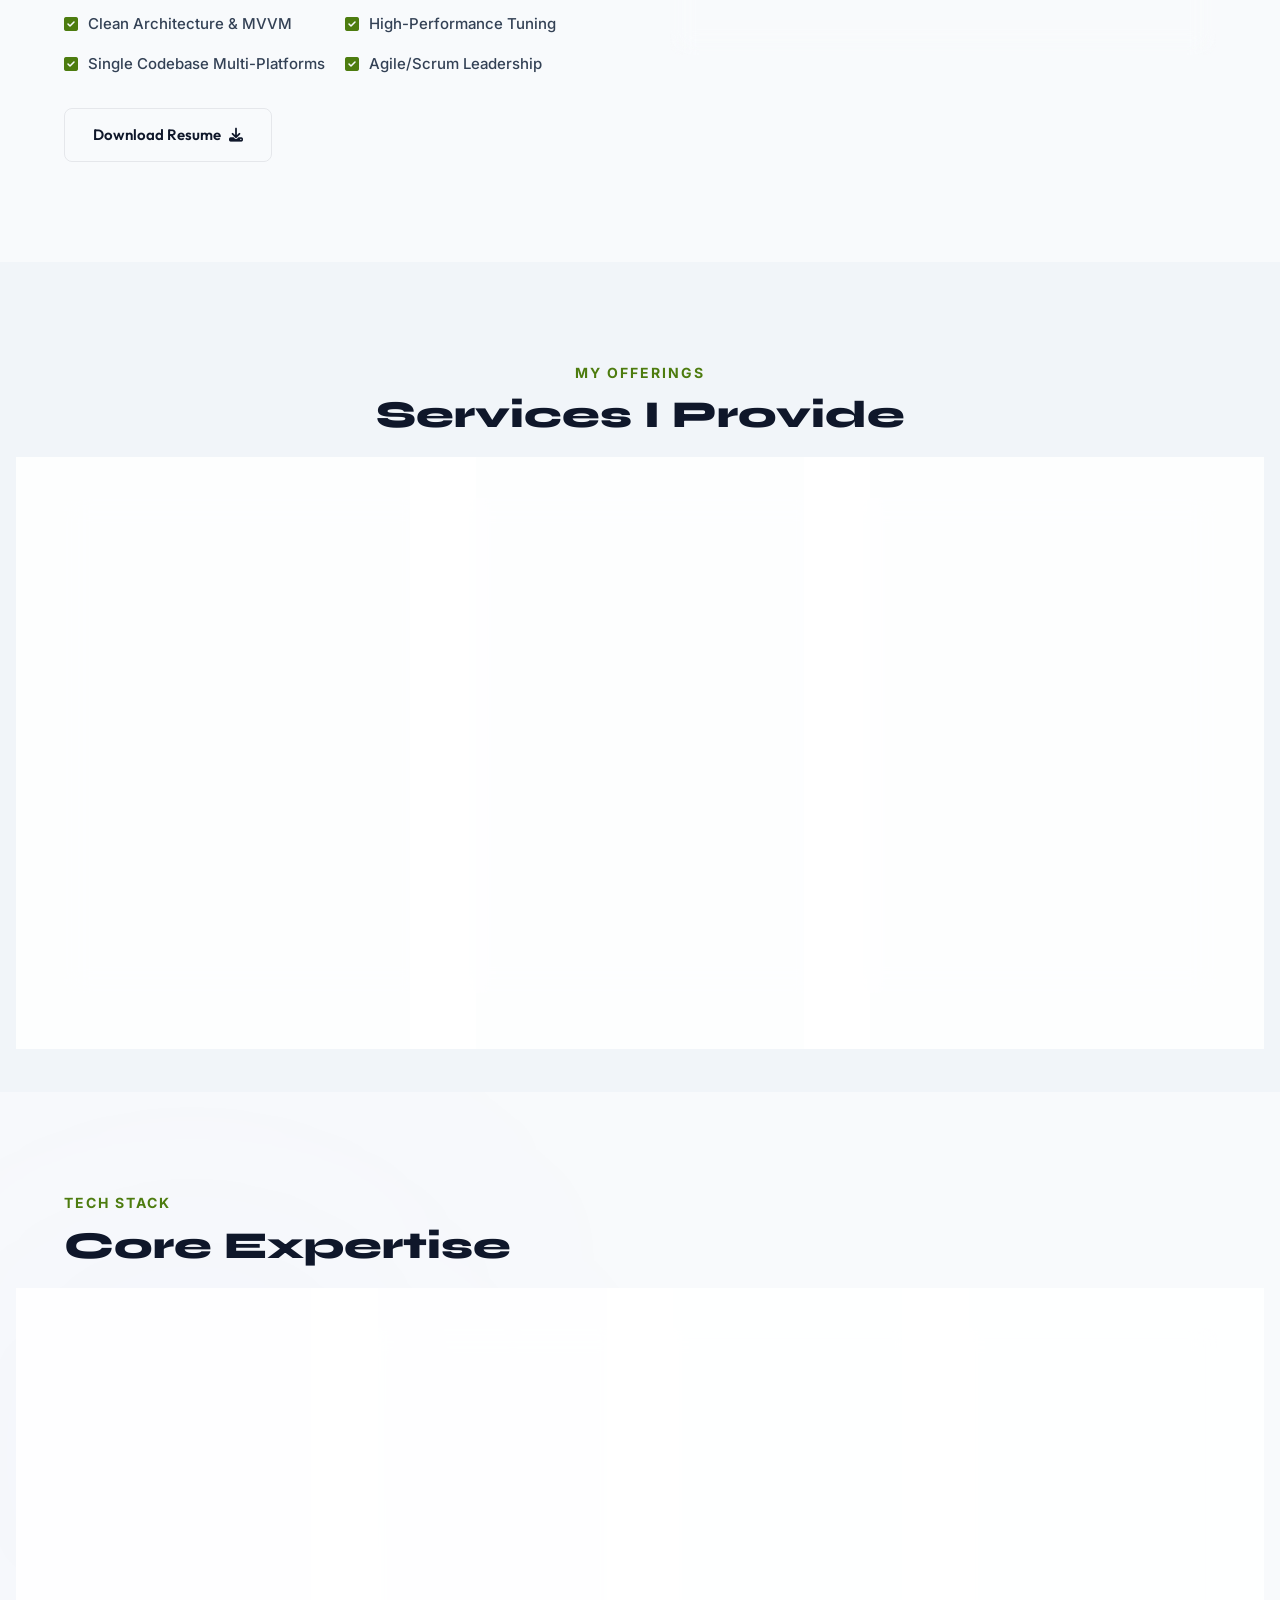
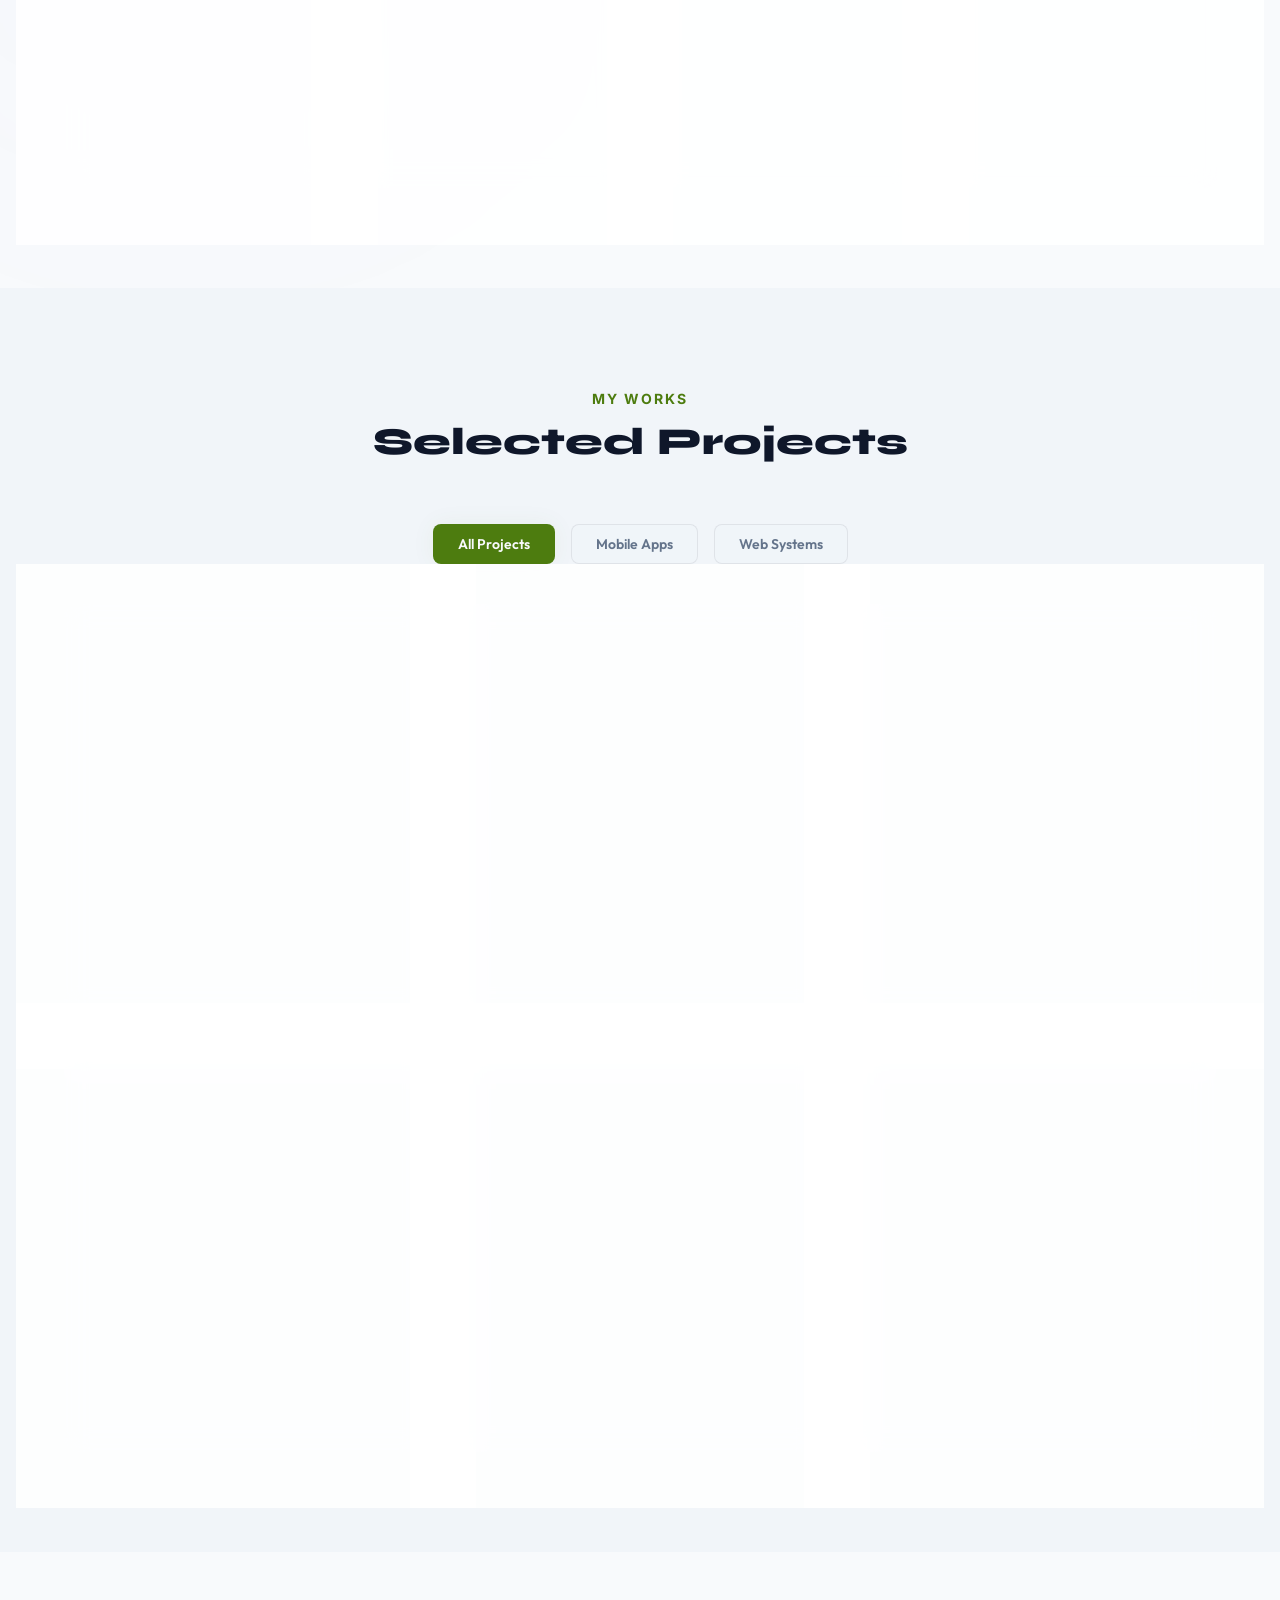
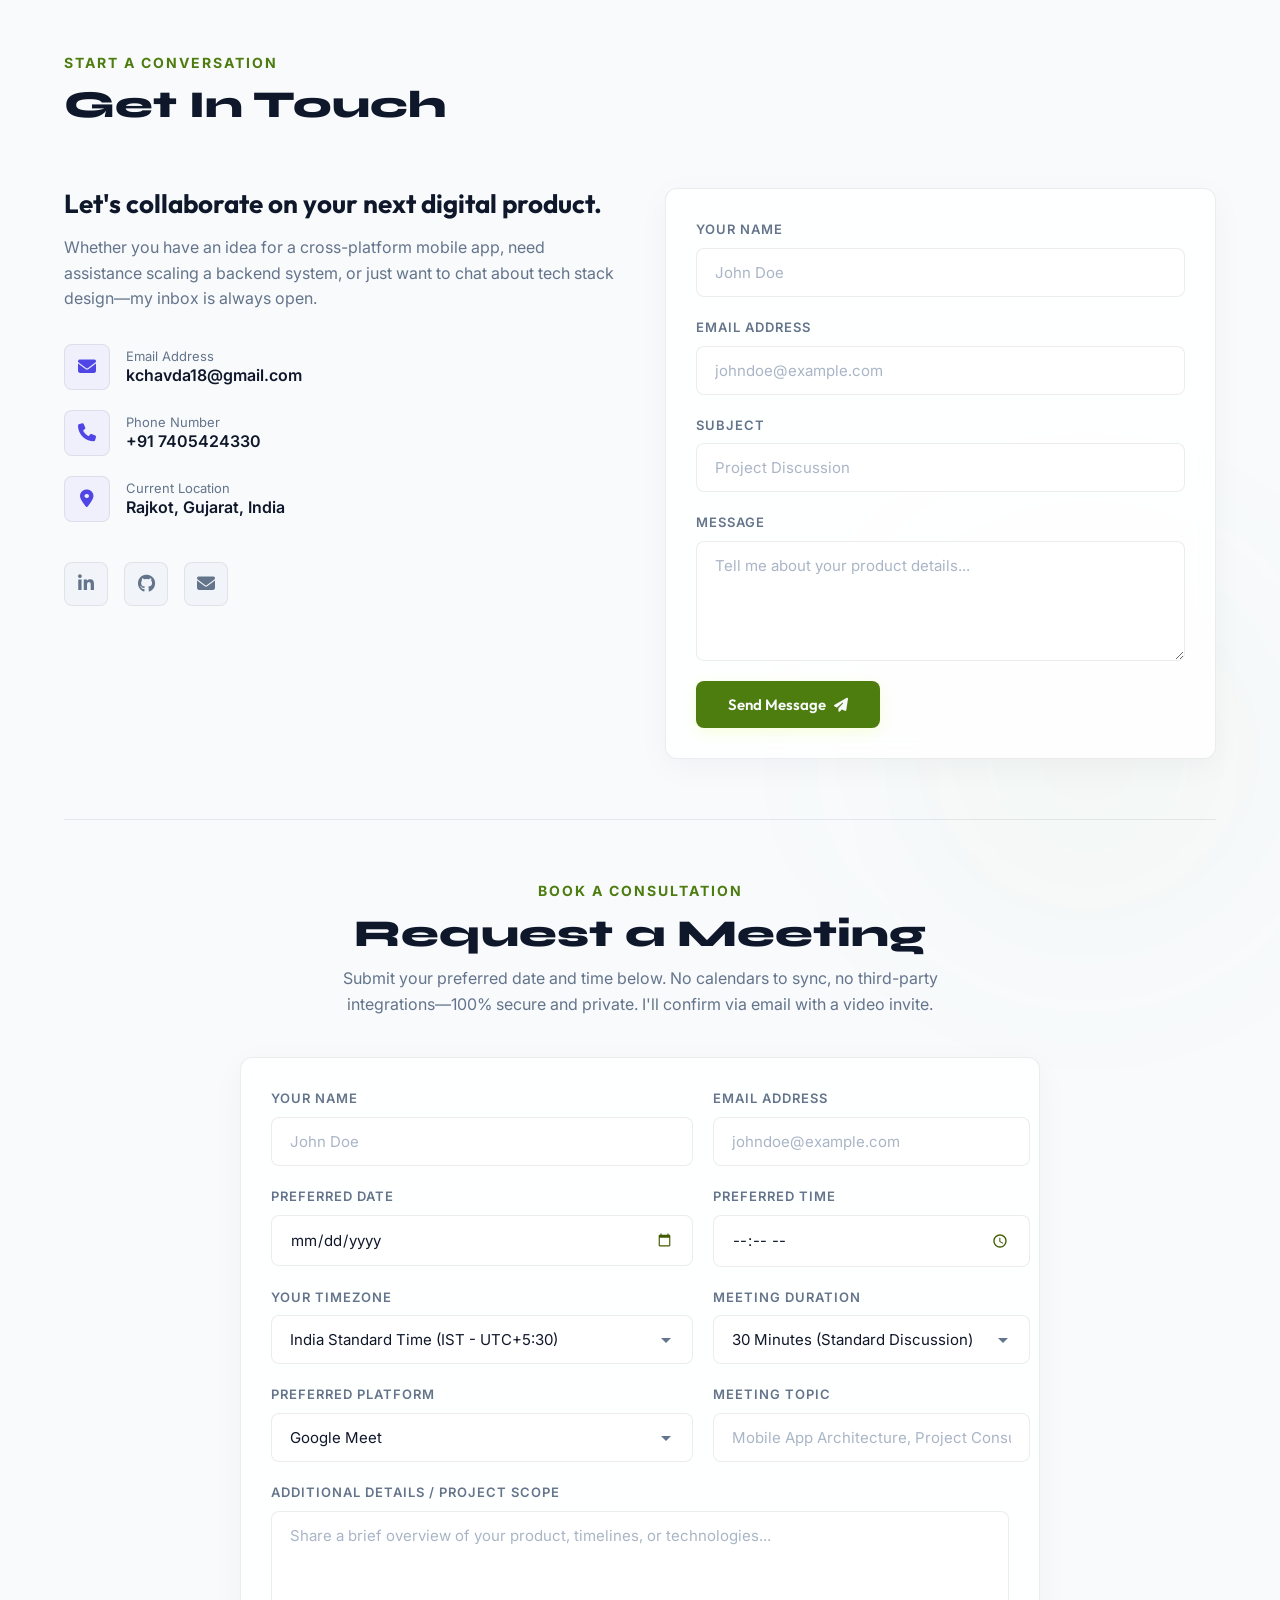
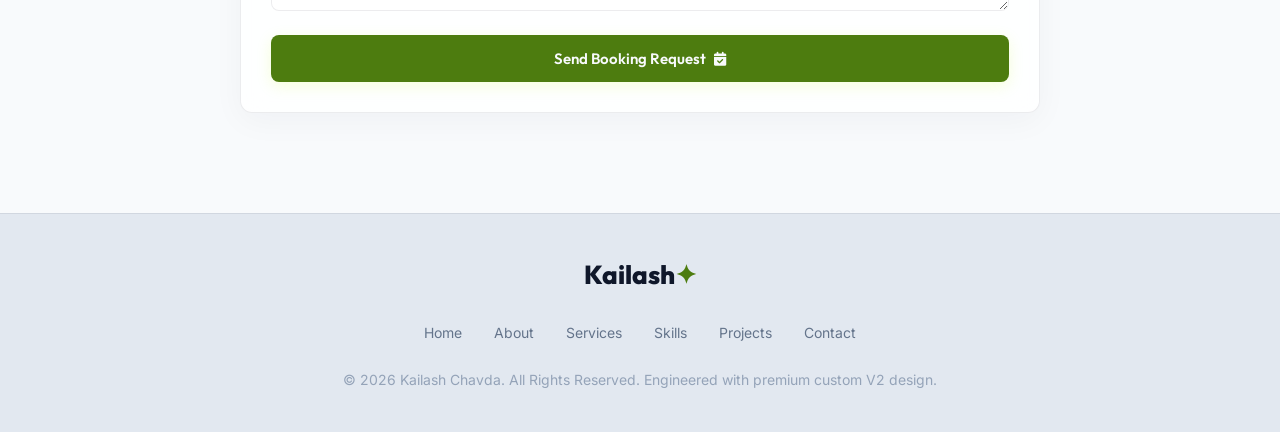
<file: v2/index.html>
<!DOCTYPE html>
<html lang="en">

<head>
  <meta charset="UTF-8">
  <meta name="viewport" content="width=device-width, initial-scale=1.0">
  <meta name="description"
    content="Kailash Chavda | Senior Mobile & Full-Stack Web Developer. 10+ years of experience building high-performance native, cross-platform apps, and scalable web systems.">
  <title>Kailash Chavda | Portfolio V2</title>

  <!-- FontAwesome Icons -->
  <link rel="stylesheet" href="https://cdnjs.cloudflare.com/ajax/libs/font-awesome/6.4.0/css/all.min.css">

  <!-- Custom Stylesheet -->
  <link rel="stylesheet" href="styles.css">
</head>

<body>

  <!-- Background Glowing Elements -->
  <div class="ambient-glows">
    <div class="glow-shape-1"></div>
    <div class="glow-shape-2"></div>
    <div class="glow-shape-3"></div>
  </div>

  <!-- NAVIGATION HEADER -->
  <header id="header">
    <div class="container navbar">
      <a href="#hero" class="logo">
        Kailash<span>✦</span>
      </a>

      <!-- Nav Menu -->
      <ul class="nav-links" id="nav-links">
        <li><a href="#hero" class="active">Home</a></li>
        <li><a href="#about">About</a></li>
        <li><a href="#services">Services</a></li>
        <li><a href="#expertise">Skills</a></li>
        <li><a href="#projects">Projects</a></li>
        <li><a href="#contact">Contact</a></li>
      </ul>

      <!-- Nav Actions -->
      <div style="display: flex; align-items: center; gap: 16px;">
        <button class="theme-toggle" id="theme-toggle" aria-label="Toggle theme">
          <i class="fa-solid fa-moon"></i>
        </button>
        <a href="#contact" class="btn btn-outline nav-btn">
          Hire Me <i class="fa-solid fa-arrow-right"></i>
        </a>
      </div>

      <!-- Mobile Menu Toggle -->
      <button class="nav-toggle" id="nav-toggle" aria-label="Toggle menu">
        <i class="fa-solid fa-bars"></i>
      </button>
    </div>
  </header>

  <!-- HERO SECTION -->
  <section id="hero" class="hero">
    <div class="container hero-grid">
      <div class="hero-content">
        <span class="hero-subtitle">
          <i class="fa-solid fa-bolt star-icon" style="animation: spinStar 4s linear infinite;"></i>
          Senior Mobile &amp; Web Developer
        </span>
        <h1 class="hero-title">Engineering <span class="text-gradient">Next-Gen</span> Digital Experiences</h1>
        <p class="hero-desc">
          I'm <strong>Kailash Chavda</strong>. With over 10+ years of experience, I architect and build high-performance
          native/cross-platform mobile applications and scalable web systems.
        </p>

        <div class="hero-ctas">
          <a href="#projects" class="btn btn-primary">View Portfolio <i class="fa-solid fa-arrow-right"></i></a>
          <a href="#contact" class="btn btn-secondary">Let's Connect <i class="fa-solid fa-paper-plane"></i></a>
        </div>

        <div class="hero-stats">
          <div class="hero-stat-item">
            <h3>10<span>+</span></h3>
            <p>Years Experience</p>
          </div>
          <div class="hero-stat-item">
            <h3>25<span>+</span></h3>
            <p>Apps Delivered</p>
          </div>
          <div class="hero-stat-item">
            <h3>15<span>+</span></h3>
            <p>Devs Mentored</p>
          </div>
        </div>
      </div>

      <!-- Hero Visual Device Grid -->
      <div class="hero-visual">
        <div class="visual-canvas">
          <div class="visual-profile-graphic">
            <!-- Animated SVG Periwinkle Scribble -->
            <svg class="profile-scribble-bg" viewBox="0 0 100 100" fill="none" xmlns="http://www.w3.org/2000/svg">
              <path d="M12 50 C 10 30, 30 10, 50 12 C 70 10, 90 30, 88 50 C 90 70, 70 90, 50 88 C 30 90, 10 70, 12 50 Z" stroke="currentColor" stroke-width="1.5" stroke-dasharray="4 4" fill="none" />
              <path d="M15 50 C 15 25, 25 15, 50 15 C 75 15, 85 25, 85 50 C 85 75, 75 85, 50 85 C 25 85, 15 75, 15 50" stroke="var(--accent-lime)" stroke-width="1" fill="none" />
              <path d="M22 50 C 22 28, 28 22, 50 22 C 72 22, 78 28, 78 50 C 78 72, 72 78, 50 78 C 28 78, 22 72, 22 50" stroke="currentColor" stroke-width="2" fill="none" />
            </svg>
            <div class="profile-avatar-circle">
              <i class="fa-solid fa-code"></i>
            </div>
          </div>
        </div>

        <!-- Floating Badges -->
        <div class="floating-badge fb-1">
          <svg class="flutter-icon" viewBox="0 0 256 317" fill="currentColor" style="width: 20px; height: 20px; display: inline-block; vertical-align: middle; margin-right: 10px; color: var(--accent-lime);"><path d="M158 0 0 158l49 48L255 0zM157 145l-85 85 49 50 49-49 85-86z"/><path d="m121 280 37 37h97l-85-86z"/><path d="m72 230 48-48 50 49-49 49z"/></svg>
          <div>
            <strong>Flutter Dev</strong>
            <span style="font-size: 11px; display: block; color: var(--text-muted);">Android &amp; iOS</span>
          </div>
        </div>
        <div class="floating-badge fb-2">
          <i class="fa-brands fa-android"></i>
          <div>
            <strong>Android Expert</strong>
            <span style="font-size: 11px; display: block; color: var(--text-muted);">Kotlin / Compose</span>
          </div>
        </div>
      </div>
    </div>
  </section>

  <!-- INFINITE TICKER MARQUEE -->
  <div class="marquee-bar">
    <div class="marquee-inner">
      <div class="marquee-content">
        <div class="marquee-item"><span>Mobile Apps</span> <i class="fa-solid fa-star-of-life"></i></div>
        <div class="marquee-item"><span>Full-Stack Web</span> <i class="fa-solid fa-star-of-life"></i></div>
        <div class="marquee-item"><span>Clean Architecture</span> <i class="fa-solid fa-star-of-life"></i></div>
        <div class="marquee-item"><span>UI/UX Design</span> <i class="fa-solid fa-star-of-life"></i></div>
        <div class="marquee-item"><span>Cloud DevOps</span> <i class="fa-solid fa-star-of-life"></i></div>
        <div class="marquee-item"><span>API Integration</span> <i class="fa-solid fa-star-of-life"></i></div>
      </div>
      <div class="marquee-content">
        <div class="marquee-item"><span>Mobile Apps</span> <i class="fa-solid fa-star-of-life"></i></div>
        <div class="marquee-item"><span>Full-Stack Web</span> <i class="fa-solid fa-star-of-life"></i></div>
        <div class="marquee-item"><span>Clean Architecture</span> <i class="fa-solid fa-star-of-life"></i></div>
        <div class="marquee-item"><span>UI/UX Design</span> <i class="fa-solid fa-star-of-life"></i></div>
        <div class="marquee-item"><span>Cloud DevOps</span> <i class="fa-solid fa-star-of-life"></i></div>
        <div class="marquee-item"><span>API Integration</span> <i class="fa-solid fa-star-of-life"></i></div>
      </div>
    </div>
  </div>

  <!-- ABOUT ME SECTION -->
  <section id="about" class="section">
    <div class="container about-grid">
      <div class="about-content">
        <div class="section-header">
          <span class="section-tagline">My Background</span>
          <h2 class="section-title">A Decade of Engineering Excellence</h2>
        </div>

        <p>
          As a results-driven Senior Mobile Developer, I have spent the last 10+ years specializing in building,
          optimizing, and deploying high-performance applications. I bring deep expertise in Native Android
          (Kotlin/Java) and have successfully transitioned to specializing in cross-platform development with Flutter
          and Dart.
        </p>
        <p>
          Throughout my career, I've had the privilege of leading technical architectures from requirement analysis to
          production, establishing robust mobile frameworks, and mentoring more than 15 junior developers.
        </p>

        <ul class="about-bullets">
          <li><i class="fa-solid fa-square-check"></i> Clean Architecture &amp; MVVM</li>
          <li><i class="fa-solid fa-square-check"></i> High-Performance Tuning</li>
          <li><i class="fa-solid fa-square-check"></i> Single Codebase Multi-Platforms</li>
          <li><i class="fa-solid fa-square-check"></i> Agile/Scrum Leadership</li>
        </ul>

        <a href="../Documents/Resume - Mobile Application Developer - Kailash Chavda.pdf" target="_blank"
          class="btn btn-secondary">
          Download Resume <i class="fa-solid fa-download"></i>
        </a>
      </div>

      <div class="about-features">
        <div class="glass-card about-feature-item">
          <div class="about-feature-icon">
            <i class="fa-solid fa-code"></i>
          </div>
          <div class="about-feature-text">
            <h4>Clean, Scalable Code</h4>
            <p>Adhering to OOP, SOLID principles, and clean state management for maintainable apps.</p>
          </div>
        </div>

        <div class="glass-card about-feature-item">
          <div class="about-feature-icon">
            <i class="fa-solid fa-users"></i>
          </div>
          <div class="about-feature-text">
            <h4>Team Mentorship</h4>
            <p>Supervising developer teams, driving code reviews, and adopting modern technologies.</p>
          </div>
        </div>

        <div class="glass-card about-feature-item">
          <div class="about-feature-icon">
            <i class="fa-solid fa-cloud"></i>
          </div>
          <div class="about-feature-text">
            <h4>Cloud &amp; DevOps Integration</h4>
            <p>Streamlined CI/CD pipelines, containerized tools, and secure server deployments.</p>
          </div>
        </div>
      </div>
    </div>
  </section>

  <!-- SERVICES SECTION -->
  <section id="services" class="section" style="background-color: var(--bg-secondary);">
    <div class="container">
      <div class="section-header" style="text-align: center;">
        <span class="section-tagline">My Offerings</span>
        <h2 class="section-title">Services I Provide</h2>
      </div>

      <div class="services-grid">
        <!-- Service 1 -->
        <div class="glass-card service-card">
          <div class="service-icon lime">
            <i class="fa-solid fa-mobile-screen-button"></i>
          </div>
          <h3>Mobile Application Development</h3>
          <p>
            Expert-level development for iOS and Android. Crafting fluid native screens with Kotlin and Jetpack Compose,
            native iOS apps, and hybrid cross-platform apps using Flutter and React Native from a single
            high-performance codebase.
          </p>
          <ul class="service-list">
            <li><i class="fa-solid fa-check"></i> Flutter &amp; Dart Specialization</li>
            <li><i class="fa-solid fa-check"></i> Native Android (Kotlin &amp; Compose)</li>
            <li><i class="fa-solid fa-check"></i> Native iOS (Swift &amp; SwiftUI)</li>
          </ul>
        </div>

        <!-- Service 2 -->
        <div class="glass-card service-card">
          <div class="service-icon blue">
            <i class="fa-solid fa-laptop-code"></i>
          </div>
          <h3>Full-Stack Web Development</h3>
          <p>
            Architecting robust web applications and backend systems. Setting up responsive frontend user interfaces
            alongside secure API architectures using Laravel (PHP), Node.js, and Livewire microservices.
          </p>
          <ul class="service-list">
            <li><i class="fa-solid fa-check"></i> Next.js / React Frontend UI</li>
            <li><i class="fa-solid fa-check"></i> Laravel, Livewire &amp; Node.js Backend</li>
            <li><i class="fa-solid fa-check"></i> RESTful API Design &amp; Integration</li>
          </ul>
        </div>

        <!-- Service 3 -->
        <div class="glass-card service-card">
          <div class="service-icon white">
            <i class="fa-solid fa-palette"></i>
          </div>
          <h3>UI/UX &amp; Graphic Design</h3>
          <p>
            Designing beautiful, intuitive user journeys and modern digital layouts. Translating user requirements into
            engaging user experiences, building rapid wireframes, and ensuring visual hierarchy, and accessibility.
          </p>
          <ul class="service-list">
            <li><i class="fa-solid fa-check"></i> Interactive High-Fidelity Mockups</li>
            <li><i class="fa-solid fa-check"></i> Responsive Web &amp; App Layouts</li>
            <li><i class="fa-solid fa-check"></i> Glassmorphic &amp; Neo-Brutalism Designs</li>
          </ul>
        </div>
      </div>
    </div>
  </section>

  <!-- CORE EXPERTISE SECTION -->
  <section id="expertise" class="section">
    <div class="container">
      <div class="section-header">
        <span class="section-tagline">Tech Stack</span>
        <h2 class="section-title">Core Expertise</h2>
      </div>

      <div class="expertise-tabs">
        <!-- Box 1 -->
        <div class="glass-card expertise-box">
          <h3><i class="fa-solid fa-mobile-screen"></i> Mobile Development</h3>
          <div class="skill-list">
            <div class="skill-tag"><svg class="flutter-icon" viewBox="0 0 256 317" fill="currentColor" style="width: 14px; height: 14px; display: inline-block; vertical-align: middle; position: relative; top: -1px;"><path d="M158 0 0 158l49 48L255 0zM157 145l-85 85 49 50 49-49 85-86z"/><path d="m121 280 37 37h97l-85-86z"/><path d="m72 230 48-48 50 49-49 49z"/></svg> Flutter</div>
            <div class="skill-tag"><i class="fa-solid fa-code"></i> Dart</div>
            <div class="skill-tag"><i class="fa-brands fa-android"></i> Android SDK</div>
            <div class="skill-tag"><i class="fa-solid fa-code"></i> Kotlin</div>
            <div class="skill-tag"><i class="fa-brands fa-apple"></i> iOS (Swift/SwiftUI)</div>
            <div class="skill-tag"><i class="fa-solid fa-layer-group"></i> Jetpack Compose</div>
            <div class="skill-tag"><i class="fa-solid fa-gears"></i> BLoC / Provider / GetX</div>
          </div>
        </div>

        <!-- Box 2 -->
        <div class="glass-card expertise-box">
          <h3><i class="fa-solid fa-server"></i> Web &amp; Backend</h3>
          <div class="skill-list">
            <div class="skill-tag"><i class="fa-brands fa-laravel"></i> Laravel</div>
            <div class="skill-tag"><i class="fa-brands fa-node-js"></i> Node.js</div>
            <div class="skill-tag"><i class="fa-solid fa-bolt"></i> Livewire</div>
            <div class="skill-tag"><i class="fa-brands fa-react"></i> React / Next.js</div>
            <div class="skill-tag"><i class="fa-brands fa-square-js"></i> JavaScript (ES6+)</div>
            <div class="skill-tag"><i class="fa-brands fa-css3-alt"></i> Tailwind CSS</div>
            <div class="skill-tag"><i class="fa-solid fa-link"></i> RESTful APIs</div>
          </div>
        </div>

        <!-- Box 3 -->
        <div class="glass-card expertise-box">
          <h3><i class="fa-solid fa-database"></i> Databases &amp; Caching</h3>
          <div class="skill-list">
            <div class="skill-tag"><i class="fa-solid fa-database"></i> PostgreSQL</div>
            <div class="skill-tag"><i class="fa-solid fa-database"></i> MongoDB</div>
            <div class="skill-tag"><i class="fa-solid fa-database"></i> MySQL</div>
            <div class="skill-tag"><i class="fa-solid fa-cloud"></i> AWS RDS</div>
            <div class="skill-tag"><i class="fa-solid fa-memory"></i> Redis (Caching)</div>
            <div class="skill-tag"><i class="fa-solid fa-box-archive"></i> Hive / RoomDB</div>
          </div>
        </div>

        <!-- Box 4 -->
        <div class="glass-card expertise-box">
          <h3><i class="fa-solid fa-toolbox"></i> DevOps &amp; Tools</h3>
          <div class="skill-list">
            <div class="skill-tag"><i class="fa-brands fa-aws"></i> AWS (EC2/S3)</div>
            <div class="skill-tag"><i class="fa-brands fa-docker"></i> Docker</div>
            <div class="skill-tag"><i class="fa-solid fa-circle-nodes"></i> CI/CD Pipelines</div>
            <div class="skill-tag"><i class="fa-brands fa-git-alt"></i> Git / GitHub</div>
            <div class="skill-tag"><i class="fa-solid fa-circle-check"></i> Postman</div>
            <div class="skill-tag"><i class="fa-brands fa-jira"></i> JIRA / Agile</div>
          </div>
        </div>
      </div>
    </div>
  </section>

  <!-- SELECTED PROJECTS SECTION -->
  <section id="projects" class="section" style="background-color: var(--bg-secondary);">
    <div class="container">
      <div class="section-header" style="text-align: center;">
        <span class="section-tagline">My Works</span>
        <h2 class="section-title">Selected Projects</h2>
      </div>

      <!-- Filter Tabs -->
      <ul class="project-filters">
        <li><button class="filter-btn active" data-filter="all">All Projects</button></li>
        <li><button class="filter-btn" data-filter="mobile">Mobile Apps</button></li>
        <li><button class="filter-btn" data-filter="web">Web Systems</button></li>
      </ul>

      <!-- Projects Grid -->
      <div class="projects-grid" id="projects-grid">

        <!-- Project 1 (Mobile) -->
        <div class="glass-card project-card show" data-category="mobile">
          <div class="project-meta">
            <span class="project-category">Flutter App</span>
            <div class="project-links">
              <a href="https://play.google.com/store/apps/details?id=com.ta.news&hl=en_IN" target="_blank"
                class="project-link-btn" title="Android Link"><i class="fa-brands fa-android"></i></a>
              <a href="https://apps.apple.com/us/app/piplana-pane/id1409110407" target="_blank" class="project-link-btn"
                title="iOS Link"><i class="fa-brands fa-apple"></i></a>
            </div>
          </div>
          <h3 class="project-title">Piplana Pane</h3>
          <p class="project-desc">
            The ultimate classified platform for the agricultural community. It connects farmers and traders to buy and
            sell tractors, livestock, farm implements, irrigation systems, and agricultural machinery across Gujarat and
            Maharashtra.
          </p>
          <div class="project-tech">
            <span class="tech-badge">Flutter</span>
            <span class="tech-badge">Dart</span>
            <span class="tech-badge">Firebase</span>
            <span class="tech-badge">REST APIs</span>
          </div>
        </div>

        <!-- Project 2 (Mobile) -->
        <div class="glass-card project-card show" data-category="mobile">
          <div class="project-meta">
            <span class="project-category">Native App</span>
            <div class="project-links">
              <a href="https://play.google.com/store/apps/details?id=com.ofcourse.kuwait" target="_blank"
                class="project-link-btn" title="Android Link"><i class="fa-brands fa-android"></i></a>
              <a href="https://apps.apple.com/kw/app/ofcourse-kw/id6470784883" target="_blank" class="project-link-btn"
                title="iOS Link"><i class="fa-brands fa-apple"></i></a>
            </div>
          </div>
          <h3 class="project-title">Ofcourse KW</h3>
          <p class="project-desc">
            A subscription-based diet plan app delivering healthy, calorie-tracked meal packages. Users can
            custom-tailor monthly subscription dishes to hit exact daily calorie goals and nutrients.
          </p>
          <div class="project-tech">
            <span class="tech-badge">Kotlin</span>
            <span class="tech-badge">Swift</span>
            <span class="tech-badge">Jetpack Compose</span>
            <span class="tech-badge">CoreData</span>
          </div>
        </div>

        <!-- Project 3 (Web) -->
        <div class="glass-card project-card show" data-category="web">
          <div class="project-meta">
            <span class="project-category">Web Platform</span>
            <div class="project-links">
              <a href="https://vehicleand.com/ar" target="_blank" class="project-link-btn" title="Live Site"><i
                  class="fa-solid fa-up-right-from-square"></i></a>
            </div>
          </div>
          <h3 class="project-title">Vehicleand</h3>
          <p class="project-desc">
            A comprehensive B2B and B2C online marketplace for buying and selling new, used, and certified vehicles
            (cars, trucks, bikes). Features advanced filters, messaging, dealer listings, and user inventories.
          </p>
          <div class="project-tech">
            <span class="tech-badge">Laravel</span>
            <span class="tech-badge">MySQL</span>
            <span class="tech-badge">JavaScript</span>
            <span class="tech-badge">Tailwind CSS</span>
          </div>
        </div>

        <!-- Project 4 (Mobile) -->
        <div class="glass-card project-card show" data-category="mobile">
          <div class="project-meta">
            <span class="project-category">Native App</span>
            <div class="project-links">
              <a href="https://play.google.com/store/apps/details?id=com.dcas.app" target="_blank"
                class="project-link-btn" title="Android Link"><i class="fa-brands fa-android"></i></a>
              <a href="https://apps.apple.com/us/app/dubai-ambulance-%D8%A5%D8%B3%D8%B9%D8%A7%D9%81-%D8%AF%D8%A8%D9%8A/id1165959800"
                target="_blank" class="project-link-btn" title="iOS Link"><i class="fa-brands fa-apple"></i></a>
            </div>
          </div>
          <h3 class="project-title">Dubai Ambulance</h3>
          <p class="project-desc">
            A critical emergency request app designed for requesting medical aid in Dubai. Includes robust accessibility
            interfaces for visual/hearing impaired users to communicate immediately with dispatchers.
          </p>
          <div class="project-tech">
            <span class="tech-badge">Kotlin</span>
            <span class="tech-badge">SwiftUI</span>
            <span class="tech-badge">Google Maps API</span>
            <span class="tech-badge">Push Notifications</span>
          </div>
        </div>

        <!-- Project 5 (Web) -->
        <div class="glass-card project-card show" data-category="web">
          <div class="project-meta">
            <span class="project-category">E-commerce Portal</span>
            <div class="project-links">
              <a href="https://balajiwholesalefoods.com/" target="_blank" class="project-link-btn" title="Live Site"><i
                  class="fa-solid fa-up-right-from-square"></i></a>
            </div>
          </div>
          <h3 class="project-title">Balaji Wholesale Foods</h3>
          <p class="project-desc">
            B2B importer and wholesaler system importing ethnic Indian foods into the US. Features catalog management,
            bulk invoicing, online distribution tracking, and vendor accounts.
          </p>
          <div class="project-tech">
            <span class="tech-badge">PHP</span>
            <span class="tech-badge">Node.js</span>
            <span class="tech-badge">PostgreSQL</span>
            <span class="tech-badge">AWS EC2</span>
          </div>
        </div>

        <!-- Project 6 (Mobile) -->
        <div class="glass-card project-card show" data-category="mobile">
          <div class="project-meta">
            <span class="project-category">Flutter App</span>
            <div class="project-links">
              <a href="https://play.google.com/store/apps/details?id=com.appix.garey" target="_blank"
                class="project-link-btn" title="Android Link"><i class="fa-brands fa-android"></i></a>
              <a href="https://apps.apple.com/in/app/garey-qatars-shopping-app/id1495042185" target="_blank"
                class="project-link-btn" title="iOS Link"><i class="fa-brands fa-apple"></i></a>
            </div>
          </div>
          <h3 class="project-title">Garey</h3>
          <p class="project-desc">
            Qatar's premium e-commerce platform offering top deals on consumer electronics, beauty, health, and outdoor
            equipment. Engineered for ultra-fast checkout loops and high-volume orders.
          </p>
          <div class="project-tech">
            <span class="tech-badge">Flutter</span>
            <span class="tech-badge">Dart</span>
            <span class="tech-badge">Stripe Integration</span>
            <span class="tech-badge">Hive DB</span>
          </div>
        </div>
      </div>
    </div>
  </section>

  <!-- CONTACT & SCHEDULING SECTION -->
  <section id="contact" class="section">
    <div class="container">
      <div class="section-header">
        <span class="section-tagline">Start a Conversation</span>
        <h2 class="section-title">Get In Touch</h2>
      </div>

      <div class="contact-grid">
        <!-- Info Panel -->
        <div class="contact-info-panel">
          <h3>Let's collaborate on your next digital product.</h3>
          <p>
            Whether you have an idea for a cross-platform mobile app, need assistance scaling a backend system, or just
            want to chat about tech stack design—my inbox is always open.
          </p>

          <ul class="contact-details-list">
            <li class="contact-item">
              <div class="contact-item-icon"><i class="fa-solid fa-envelope"></i></div>
              <div class="contact-item-text">
                <span>Email Address</span>
                <a href="mailto:kchavda18@gmail.com">kchavda18@gmail.com</a>
              </div>
            </li>
            <li class="contact-item">
              <div class="contact-item-icon"><i class="fa-solid fa-phone"></i></div>
              <div class="contact-item-text">
                <span>Phone Number</span>
                <a href="tel:+917405424330">+91 7405424330</a>
              </div>
            </li>
            <li class="contact-item">
              <div class="contact-item-icon"><i class="fa-solid fa-location-dot"></i></div>
              <div class="contact-item-text">
                <span>Current Location</span>
                <p>Rajkot, Gujarat, India</p>
              </div>
            </li>
          </ul>

          <div class="social-links">
            <a href="https://linkedin.com/in/kailash-chavda" target="_blank" class="social-btn" aria-label="LinkedIn"><i
                class="fa-brands fa-linkedin-in"></i></a>
            <a href="https://github.com/kailashchavda" target="_blank" class="social-btn" aria-label="GitHub"><i
                class="fa-brands fa-github"></i></a>
            <a href="mailto:kchavda18@gmail.com" class="social-btn" aria-label="Email"><i
                class="fa-solid fa-envelope"></i></a>
          </div>
        </div>

        <!-- Contact Form -->
        <div class="glass-card">
          <form class="contact-form" action="https://formspree.io/f/xykazqer" method="POST">
            <div class="form-group">
              <label for="name">Your Name</label>
              <input type="text" id="name" name="name" class="form-control" placeholder="John Doe" required>
            </div>

            <div class="form-group">
              <label for="email">Email Address</label>
              <input type="email" id="email" name="_replyto" class="form-control" placeholder="johndoe@example.com"
                required>
            </div>

            <div class="form-group">
              <label for="subject">Subject</label>
              <input type="text" id="subject" name="subject" class="form-control" placeholder="Project Discussion"
                required>
            </div>

            <div class="form-group">
              <label for="message">Message</label>
              <textarea id="message" name="message" class="form-control"
                placeholder="Tell me about your product details..." required></textarea>
            </div>

            <button type="submit" class="btn btn-primary submit-btn">Send Message <i
                class="fa-solid fa-paper-plane"></i></button>
          </form>
        </div>
      </div>

      <!-- MEETING SCHEDULER BLOCK -->
      <div class="schedule-block">
        <div class="schedule-header">
          <span class="section-tagline">Book a Consultation</span>
          <h2 class="section-title">Request a Meeting</h2>
          <p style="color: var(--text-muted); max-width: 600px; margin: 10px auto 0 auto;">
            Submit your preferred date and time below. No calendars to sync, no third-party integrations—100% secure and private. I'll confirm via email with a video invite.
          </p>
        </div>

        <div class="glass-card schedule-form-card" style="max-width: 800px; margin: 0 auto;">
          <form class="meeting-form" action="https://formspree.io/f/xykazqer" method="POST">
            <input type="hidden" name="_subject" value="New Meeting Request from Portfolio!">
            
            <div class="schedule-form-grid">
              <div class="form-group">
                <label for="meet-name">Your Name</label>
                <input type="text" id="meet-name" name="name" class="form-control" placeholder="John Doe" required>
              </div>

              <div class="form-group">
                <label for="meet-email">Email Address</label>
                <input type="email" id="meet-email" name="_replyto" class="form-control" placeholder="johndoe@example.com" required>
              </div>

              <div class="form-group">
                <label for="meet-date">Preferred Date</label>
                <input type="date" id="meet-date" name="preferred_date" class="form-control" required>
              </div>

              <div class="form-group">
                <label for="meet-time">Preferred Time</label>
                <input type="time" id="meet-time" name="preferred_time" class="form-control" required>
              </div>

              <div class="form-group">
                <label for="meet-timezone">Your Timezone</label>
                <select id="meet-timezone" name="timezone" class="form-control" required>
                  <option value="IST" selected>India Standard Time (IST - UTC+5:30)</option>
                  <option value="EST">Eastern Standard Time (EST - UTC-5)</option>
                  <option value="GMT">Greenwich Mean Time (GMT - UTC+0)</option>
                  <option value="CET">Central European Time (CET - UTC+1)</option>
                  <option value="AEST">Australian Eastern Standard Time (AEST - UTC+10)</option>
                  <option value="Other">Other / Remote (Specify in details)</option>
                </select>
              </div>

              <div class="form-group">
                <label for="meet-duration">Meeting Duration</label>
                <select id="meet-duration" name="duration" class="form-control" required>
                  <option value="15-min">15 Minutes (Quick Sync)</option>
                  <option value="30-min" selected>30 Minutes (Standard Discussion)</option>
                  <option value="60-min">60 Minutes (Deep Dive / Tech Sync)</option>
                </select>
              </div>

              <div class="form-group">
                <label for="meet-platform">Preferred Platform</label>
                <select id="meet-platform" name="platform" class="form-control" required>
                  <option value="Google-Meet" selected>Google Meet</option>
                  <option value="Zoom">Zoom Video Call</option>
                  <option value="Phone">Direct Phone Call</option>
                </select>
              </div>

              <div class="form-group">
                <label for="meet-topic">Meeting Topic</label>
                <input type="text" id="meet-topic" name="topic" class="form-control" placeholder="Mobile App Architecture, Project Consultation, etc." required>
              </div>
            </div>

            <div class="form-group" style="margin-top: 20px;">
              <label for="meet-details">Additional Details / Project Scope</label>
              <textarea id="meet-details" name="details" class="form-control" placeholder="Share a brief overview of your product, timelines, or technologies..." style="min-height: 100px;"></textarea>
            </div>

            <button type="submit" class="btn btn-primary submit-btn" style="margin-top: 24px; width: 100%;">
              Send Booking Request <i class="fa-solid fa-calendar-check"></i>
            </button>
          </form>
        </div>
      </div>
    </div>
  </section>

  <!-- FOOTER -->
  <footer>
    <div class="container footer-content">
      <div class="footer-logo">
        Kailash<span>✦</span>
      </div>

      <ul class="footer-nav">
        <li><a href="#hero">Home</a></li>
        <li><a href="#about">About</a></li>
        <li><a href="#services">Services</a></li>
        <li><a href="#expertise">Skills</a></li>
        <li><a href="#projects">Projects</a></li>
        <li><a href="#contact">Contact</a></li>
      </ul>

      <p class="copyright">
        &copy; 2026 Kailash Chavda. All Rights Reserved. Engineered with premium custom V2 design.
      </p>
    </div>
  </footer>

  <!-- Scroll To Top Button -->
  <button class="back-to-top" id="back-to-top" aria-label="Scroll to top">
    <i class="fa-solid fa-arrow-up"></i>
  </button>

  <!-- PREMIUM INTERACTIONS SCRIPT -->
  <script>
    document.addEventListener('DOMContentLoaded', () => {

      // 1. STICKY NAVBAR SCROLL ACTION
      const header = document.getElementById('header');
      const backToTop = document.getElementById('back-to-top');

      window.addEventListener('scroll', () => {
        if (window.scrollY > 50) {
          header.classList.add('scrolled');
        } else {
          header.classList.remove('scrolled');
        }

        if (window.scrollY > 600) {
          backToTop.classList.add('active');
        } else {
          backToTop.classList.remove('active');
        }
      });

      backToTop.addEventListener('click', () => {
        window.scrollTo({
          top: 0,
          behavior: 'smooth'
        });
      });

      // 2. MOBILE NAVBAR TOGGLE
      const navToggle = document.getElementById('nav-toggle');
      const navLinks = document.getElementById('nav-links');

      navToggle.addEventListener('click', () => {
        navLinks.classList.toggle('active');
        const icon = navToggle.querySelector('i');
        if (navLinks.classList.contains('active')) {
          icon.classList.remove('fa-bars');
          icon.classList.add('fa-xmark');
        } else {
          icon.classList.remove('fa-xmark');
          icon.classList.add('fa-bars');
        }
      });

      // Close mobile menu on clicking any link
      navLinks.querySelectorAll('a').forEach(link => {
        link.addEventListener('click', () => {
          navLinks.classList.remove('active');
          navToggle.querySelector('i').classList.remove('fa-xmark');
          navToggle.querySelector('i').classList.add('fa-bars');
        });
      });

      // 3. PROJECT GRID FILTERING LOGIC
      const filterBtns = document.querySelectorAll('.filter-btn');
      const projectCards = document.querySelectorAll('.project-card');

      filterBtns.forEach(btn => {
        btn.addEventListener('click', () => {
          filterBtns.forEach(b => b.classList.remove('active'));
          btn.classList.add('active');

          const filterValue = btn.getAttribute('data-filter');

          projectCards.forEach(card => {
            const category = card.getAttribute('data-category');

            if (filterValue === 'all' || filterValue === category) {
              card.classList.remove('hide');
              setTimeout(() => {
                card.classList.add('show');
              }, 50);
            } else {
              card.classList.remove('show');
              card.classList.add('hide');
            }
          });
        });
      });

      // 4. ACTIVE LINK STATE HIGHLIGHTING ON SCROLL
      const sections = document.querySelectorAll('section');
      const navItems = document.querySelectorAll('.nav-links a');

      window.addEventListener('scroll', () => {
        let current = '';
        sections.forEach(section => {
          const sectionTop = section.offsetTop;
          const sectionHeight = section.clientHeight;
          if (window.scrollY >= (sectionTop - 150)) {
            current = section.getAttribute('id');
          }
        });

        navItems.forEach(item => {
          item.classList.remove('active');
          if (item.getAttribute('href').slice(1) === current) {
            item.classList.add('active');
          }
        });
      });

      // 5. THEME SWITCHER LOGIC
      const themeToggle = document.getElementById('theme-toggle');
      const currentTheme = localStorage.getItem('theme-v2');
      const systemPrefersLight = window.matchMedia('(prefers-color-scheme: light)').matches;

      if (currentTheme === 'light' || (!currentTheme && systemPrefersLight)) {
        document.body.classList.add('light-theme');
        themeToggle.querySelector('i').classList.replace('fa-moon', 'fa-sun');
      }

      themeToggle.addEventListener('click', () => {
        document.body.classList.toggle('light-theme');
        const icon = themeToggle.querySelector('i');
        if (document.body.classList.contains('light-theme')) {
          icon.classList.replace('fa-moon', 'fa-sun');
          localStorage.setItem('theme-v2', 'light');
        } else {
          icon.classList.replace('fa-sun', 'fa-moon');
          localStorage.setItem('theme-v2', 'dark');
        }
      });

      // 6. SCROLL REVEAL EFFECT
      const revealElements = document.querySelectorAll('.glass-card, .section-header, .hero-content, .hero-visual, .expertise-box');
      revealElements.forEach(el => el.classList.add('reveal-element'));

      const revealObserver = new IntersectionObserver((entries, observer) => {
        entries.forEach(entry => {
          if (entry.isIntersecting) {
            entry.target.classList.add('revealed');
            observer.unobserve(entry.target);
          }
        });
      }, {
        threshold: 0.15,
        rootMargin: '0px 0px -50px 0px'
      });

      revealElements.forEach(el => revealObserver.observe(el));
    });
  </script>
</body>

</html>
</file>
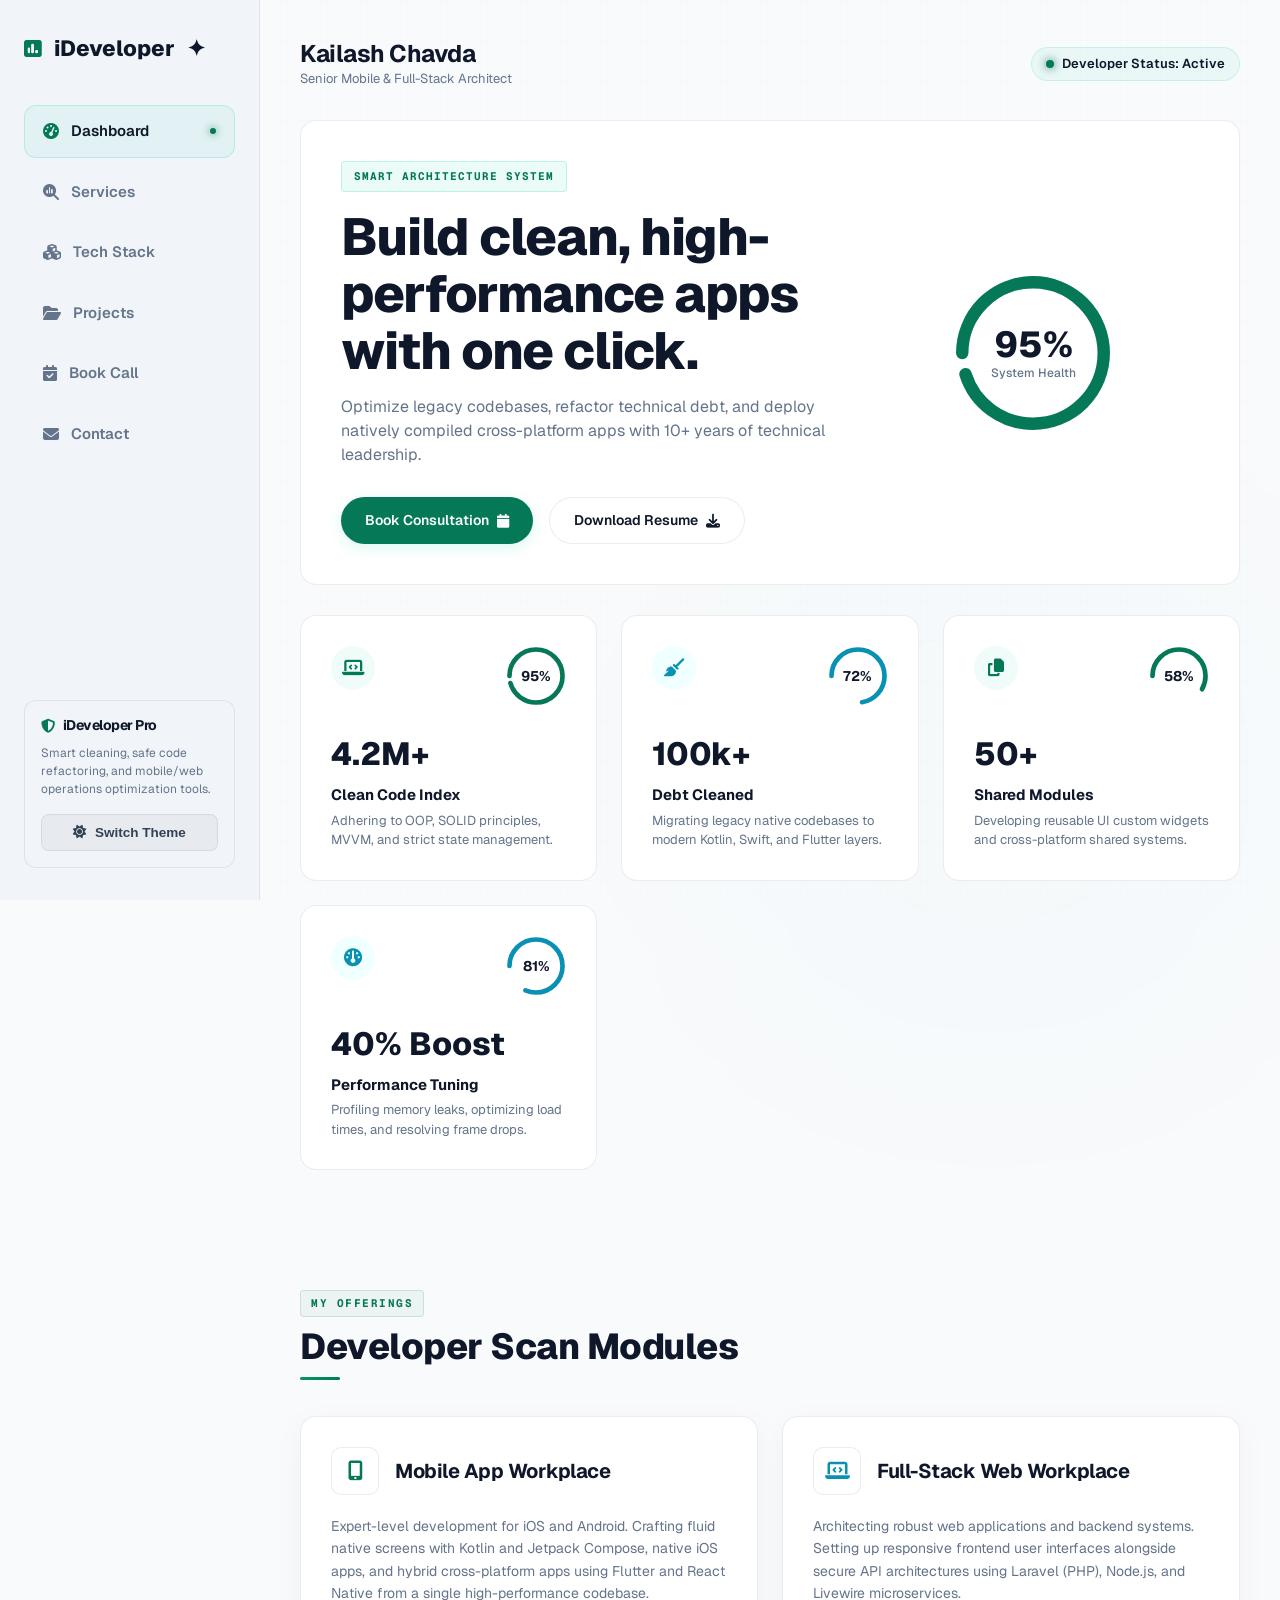
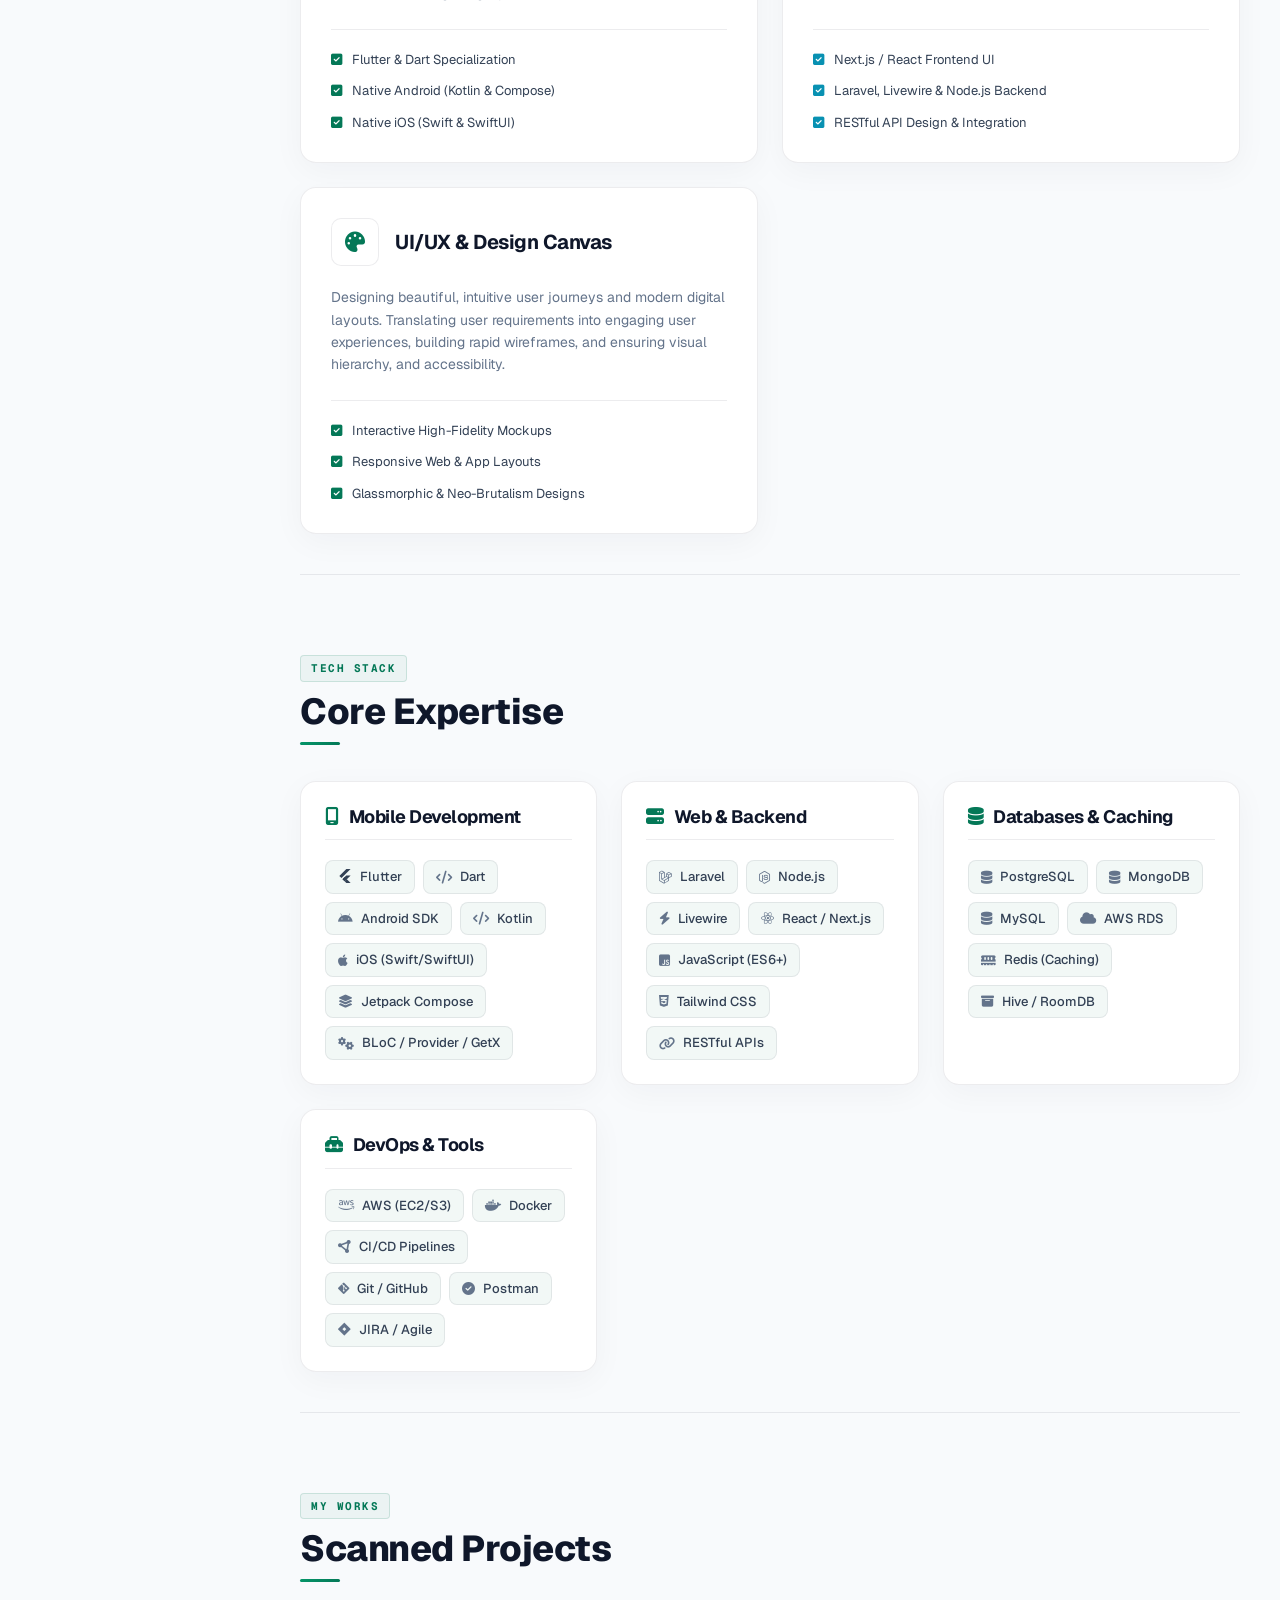
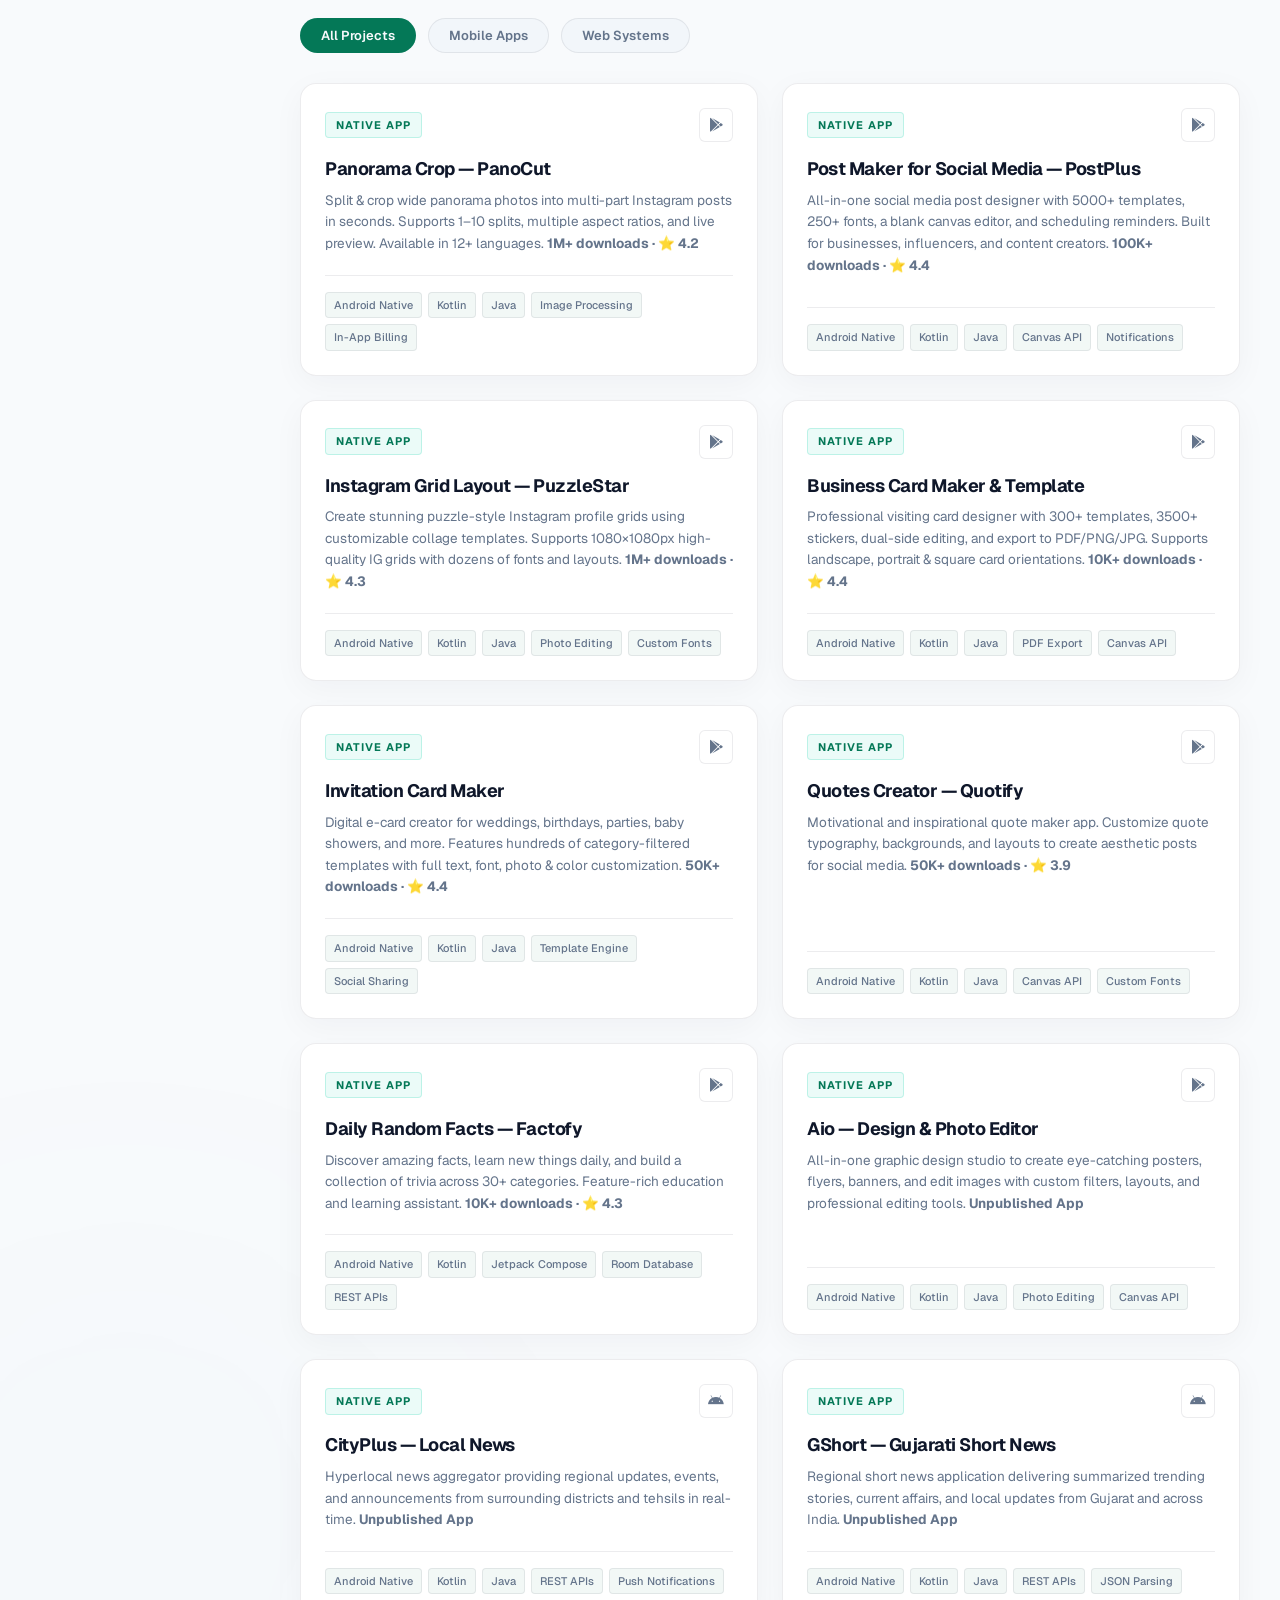
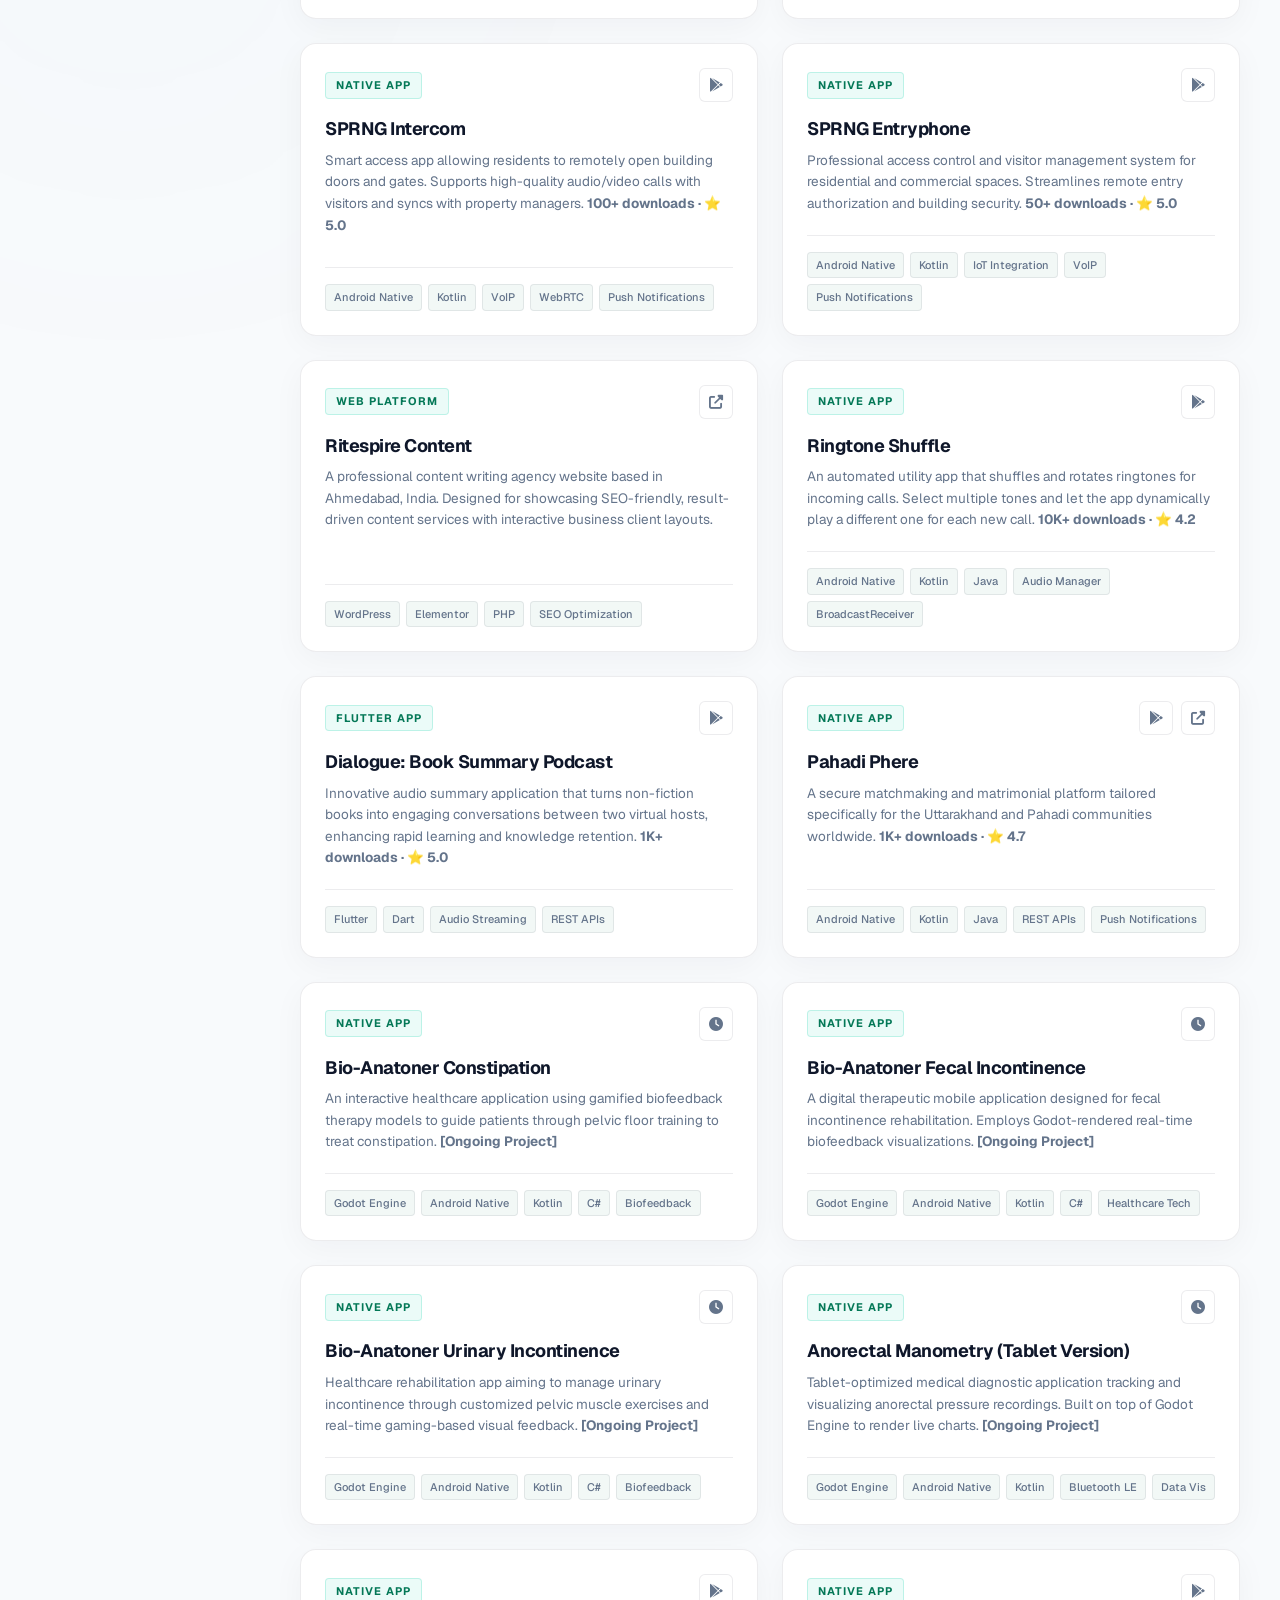
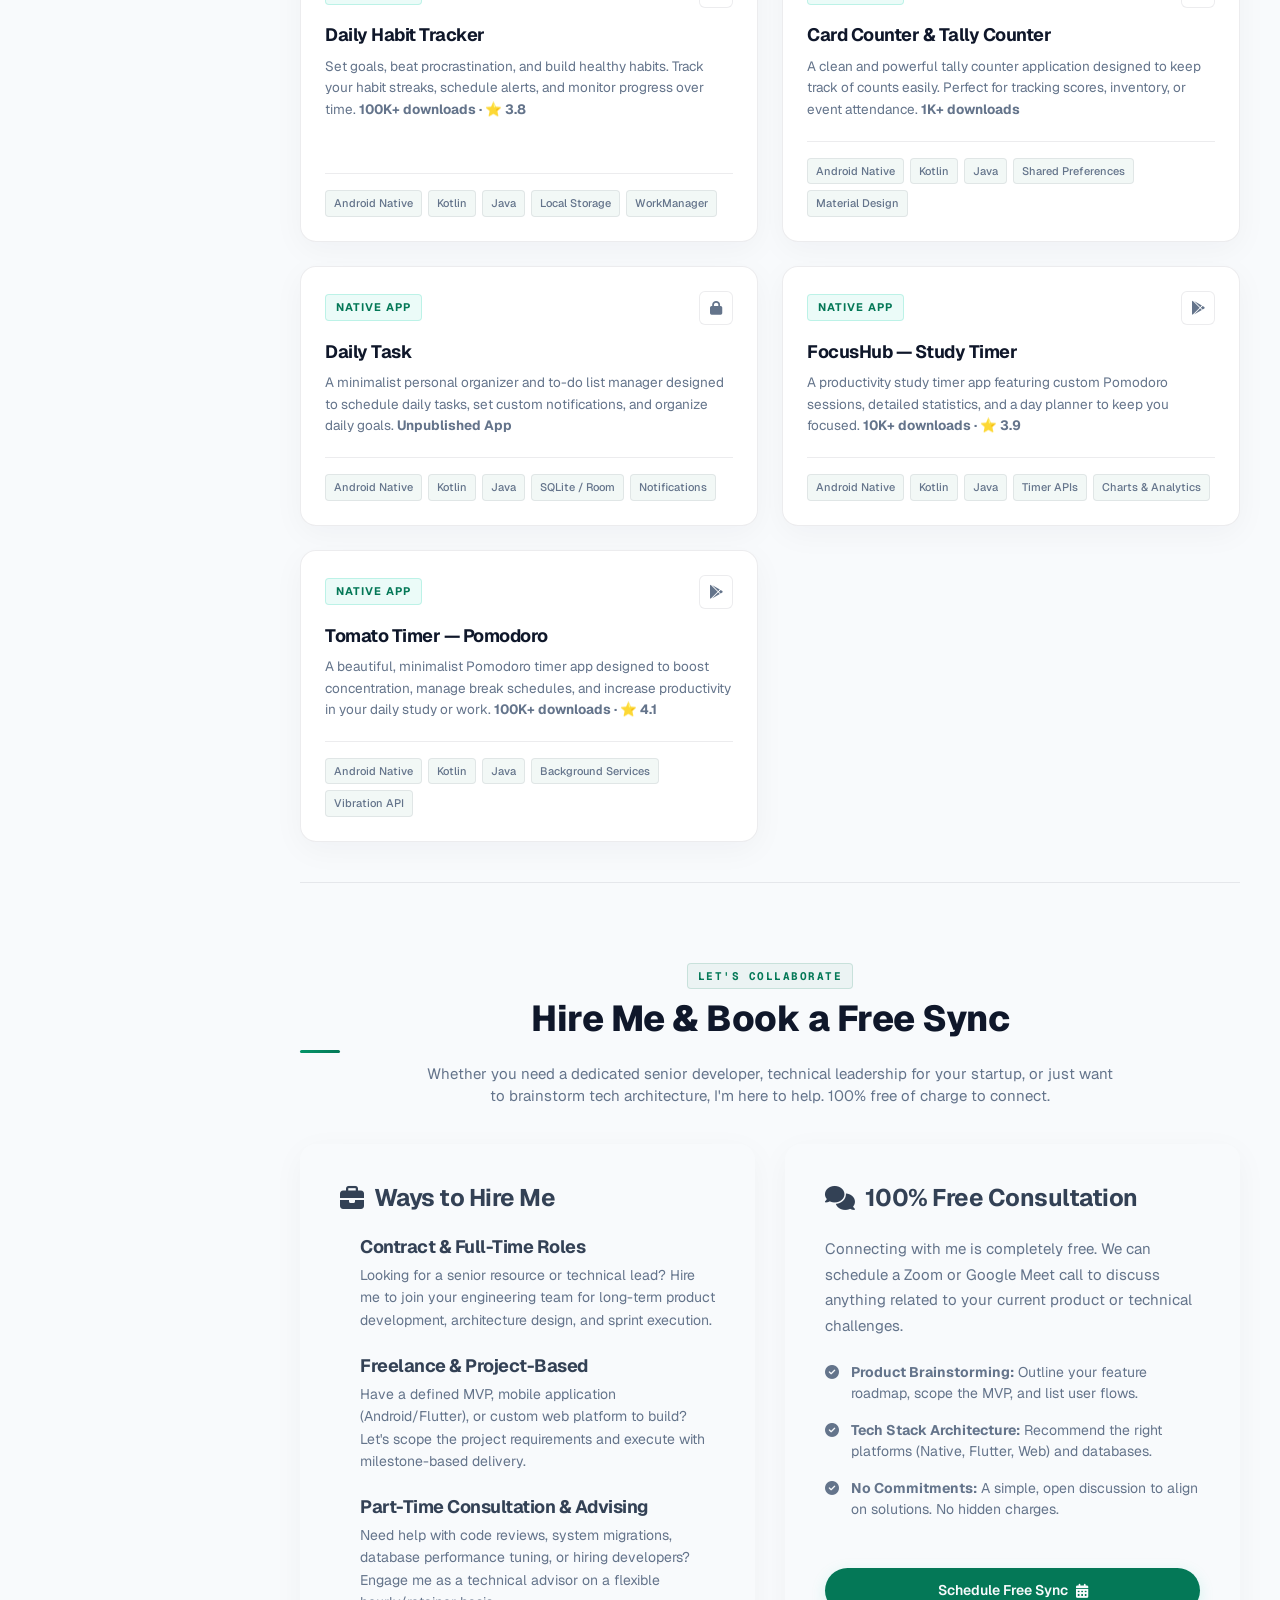
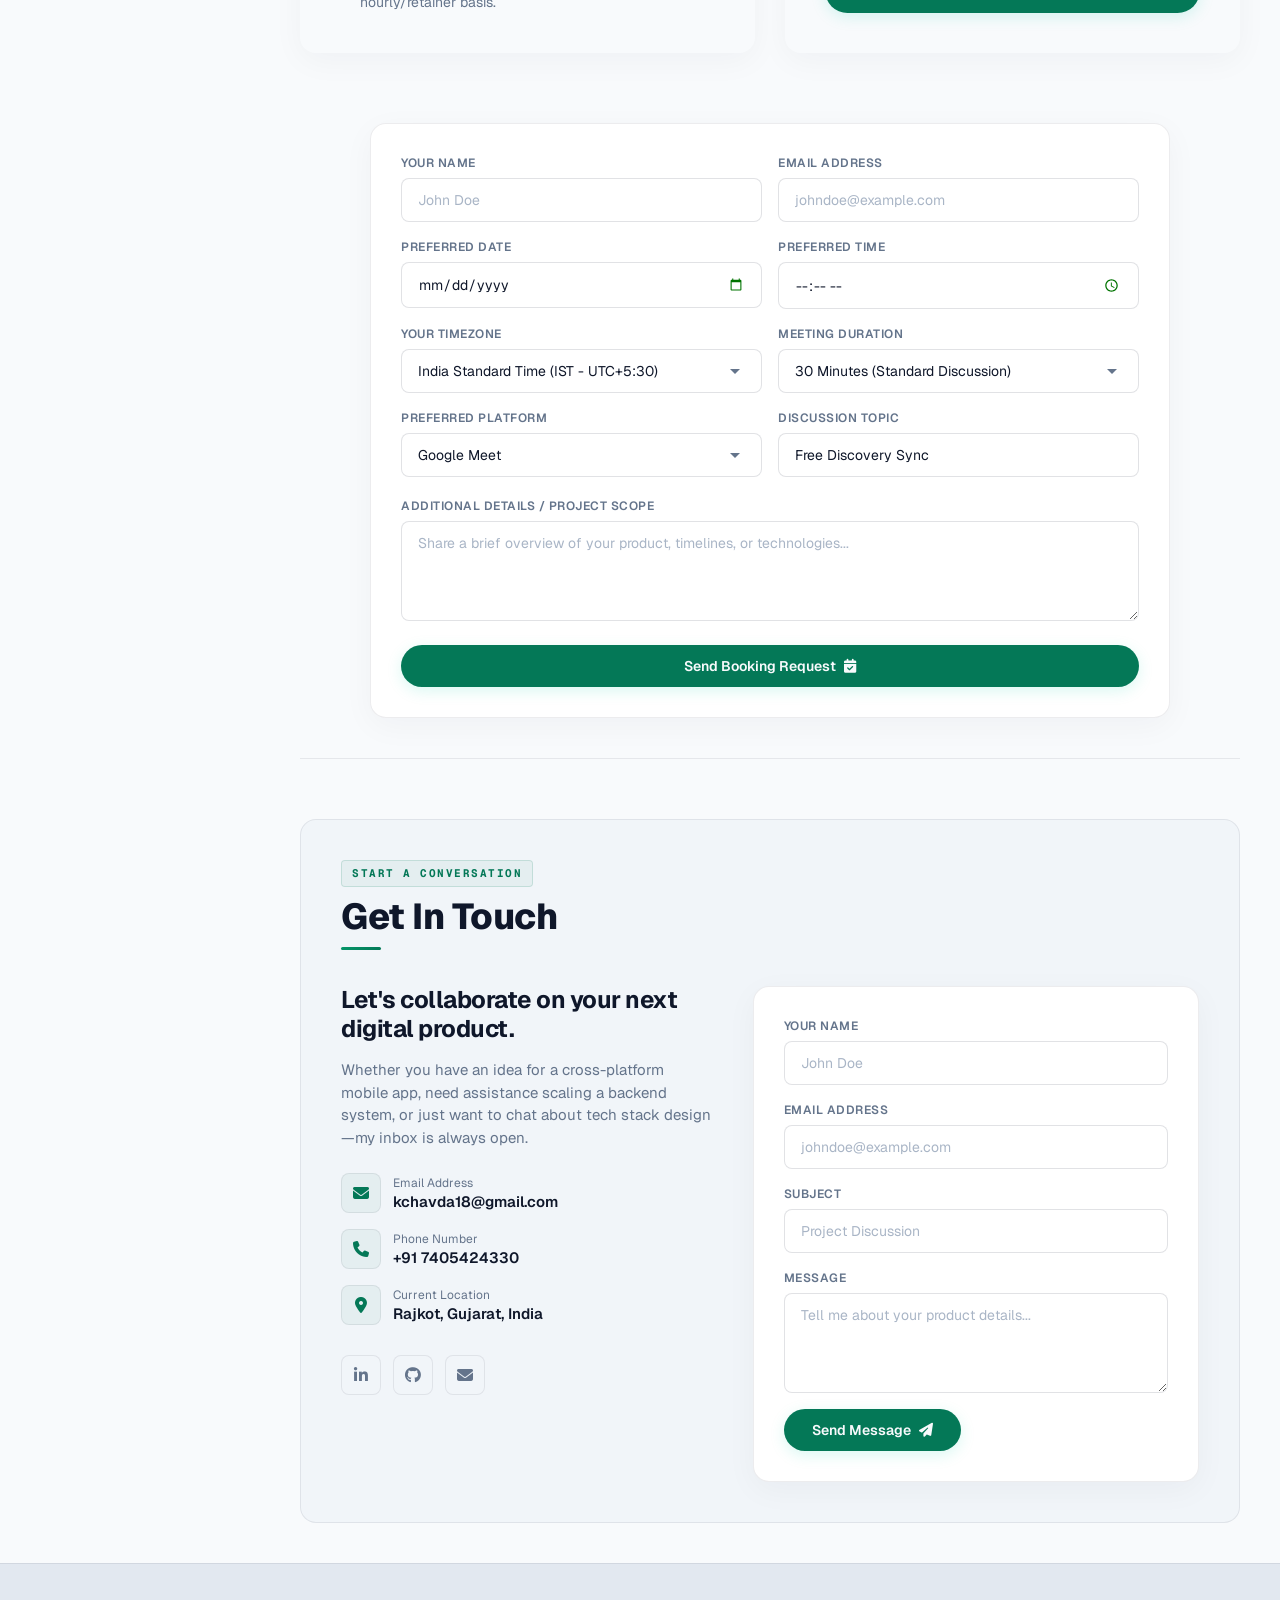
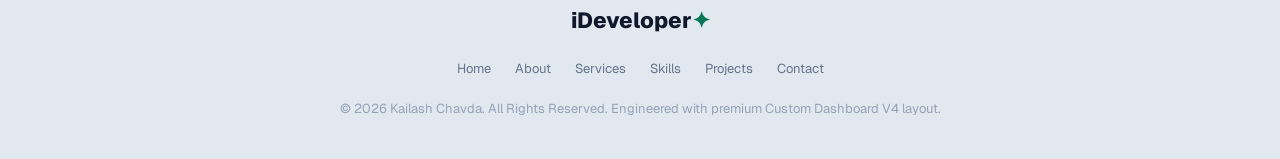
<file: v4/index.html>
<!DOCTYPE html>
<html lang="en">

<head>
  <meta charset="UTF-8">
  <meta name="viewport" content="width=device-width, initial-scale=1.0">
  <meta name="description"
    content="Kailash Chavda | Senior Mobile & Full-Stack Web Developer. 10+ years of experience building high-performance native, cross-platform apps, and scalable web systems.">
  <title>iDeveloper✦ | Portfolio V4</title>

  <!-- FontAwesome Icons -->
  <link rel="stylesheet" href="https://cdnjs.cloudflare.com/ajax/libs/font-awesome/6.4.0/css/all.min.css">

  <!-- Custom Stylesheet -->
  <link rel="stylesheet" href="styles.css">
</head>

<body>

  <!-- Background Glowing Elements -->
  <div class="ambient-glows">
    <div class="glow-shape-1"></div>
    <div class="glow-shape-2"></div>
  </div>

  <!-- Mobile Collapsed Header -->
  <div class="mobile-top-header">
    <a href="#hero" class="logo" style="margin-bottom: 0; font-size: 20px;">
      <i class="fa-solid fa-square-poll-vertical"></i> iDev<span>✦</span>
    </a>
    <div style="display: flex; align-items: center; gap: 12px;">
      <button class="theme-toggle" id="theme-toggle-mobile" aria-label="Toggle theme" style="width: 36px; height: 36px; font-size: 14px;">
        <i class="fa-solid fa-moon"></i>
      </button>
      <button class="nav-toggle" id="nav-toggle" aria-label="Toggle menu" style="background: transparent; border: none; color: var(--text-white); font-size: 20px; cursor: pointer;">
        <i class="fa-solid fa-bars"></i>
      </button>
    </div>
  </div>

  <!-- WORKSPACE CONTAINER (Left Sidebar + Main Frame) -->
  <div class="app-container">

    <!-- Left Sticky Navigation Sidebar -->
    <aside class="app-sidebar" id="app-sidebar">
      <div>
        <div class="sidebar-logo">
          <i class="fa-solid fa-square-poll-vertical"></i> iDeveloper<span>✦</span>
        </div>
        <ul class="sidebar-menu">
          <li><a href="#hero" class="menu-item active"><i class="fa-solid fa-gauge-high"></i> Dashboard <span class="menu-dot"></span></a></li>
          <li><a href="#services" class="menu-item"><i class="fa-solid fa-magnifying-glass-chart"></i> Services <span class="menu-dot"></span></a></li>
          <li><a href="#expertise" class="menu-item"><i class="fa-solid fa-cubes"></i> Tech Stack <span class="menu-dot"></span></a></li>
          <li><a href="#projects" class="menu-item"><i class="fa-solid fa-folder-open"></i> Projects <span class="menu-dot"></span></a></li>
          <li><a href="#consultation" class="menu-item"><i class="fa-solid fa-calendar-check"></i> Book Call <span class="menu-dot"></span></a></li>
          <li><a href="#contact" class="menu-item"><i class="fa-solid fa-envelope"></i> Contact <span class="menu-dot"></span></a></li>
        </ul>
      </div>

      <div class="sidebar-footer-card">
        <h5><i class="fa-solid fa-shield-halved"></i> iDeveloper Pro</h5>
        <p>Smart cleaning, safe code refactoring, and mobile/web operations optimization tools.</p>
        <button class="theme-toggle" id="theme-toggle" aria-label="Toggle theme" style="margin-top: 6px; width: 100%;">
          <i class="fa-solid fa-moon"></i> Switch Theme
        </button>
      </div>
    </aside>

    <!-- Right Workspace Dashboard Panel -->
    <main class="main-workspace">

      <!-- Top System Status Banner -->
      <header class="workspace-header">
        <div>
          <h2 style="font-size: 24px; color: var(--text-white);">Kailash Chavda</h2>
          <p style="font-size: 13px; color: var(--text-muted);">Senior Mobile &amp; Full-Stack Architect</p>
        </div>
        <div class="system-status">
          <span class="status-dot"></span> Developer Status: Active
        </div>
      </header>

      <!-- HERO SECTION (Cleaner Card Widget) -->
      <section id="hero" class="hero-cleaner-card">
        <div>
          <span class="tag">Smart Architecture System</span>
          <h1>Build clean, high-performance apps with one click.</h1>
          <p>
            Optimize legacy codebases, refactor technical debt, and deploy natively compiled cross-platform apps with 10+ years of technical leadership.
          </p>
          <div class="ctas">
            <a href="#consultation" class="btn btn-primary">Book Consultation <i class="fa-solid fa-calendar"></i></a>
            <a href="../Documents/Resume - Mobile Application Developer - Kailash Chavda.pdf" target="_blank" class="btn btn-secondary">Download Resume <i class="fa-solid fa-download"></i></a>
          </div>
        </div>

        <div class="hero-dial-wrapper">
          <!-- Animated Circle Progress Dial -->
          <div class="circle-loader" data-percentage="95">
            <svg viewBox="0 0 36 36" class="circular-chart">
              <path class="circle-bg" d="M18 2.0845 a 15.9155 15.9155 0 0 1 0 31.831 a 15.9155 15.9155 0 0 1 0 -31.831" />
              <path class="circle" d="M18 2.0845 a 15.9155 15.9155 0 0 1 0 31.831 a 15.9155 15.9155 0 0 1 0 -31.831" />
            </svg>
            <div class="percentage">95%<span>System Health</span></div>
          </div>
        </div>
      </section>

      <!-- METRICS ANALYTICS SECTION -->
      <section class="metrics-grid">
        <!-- Metric 1: Clean Code Index -->
        <div class="metric-card">
          <div class="metric-header">
            <div class="metric-icon"><i class="fa-solid fa-laptop-code"></i></div>
            <div class="circle-loader metric-loader" data-percentage="95">
              <svg viewBox="0 0 36 36" class="circular-chart">
                <path class="circle-bg" d="M18 2.0845 a 15.9155 15.9155 0 0 1 0 31.831 a 15.9155 15.9155 0 0 1 0 -31.831" />
                <path class="circle" d="M18 2.0845 a 15.9155 15.9155 0 0 1 0 31.831 a 15.9155 15.9155 0 0 1 0 -31.831" />
              </svg>
              <div class="percentage">95%</div>
            </div>
          </div>
          <div>
            <div class="metric-value">4.2M+</div>
            <div class="metric-label">Clean Code Index</div>
            <p class="metric-desc">Adhering to OOP, SOLID principles, MVVM, and strict state management.</p>
          </div>
        </div>

        <!-- Metric 2: Legacy Code Refactoring -->
        <div class="metric-card blue">
          <div class="metric-header">
            <div class="metric-icon"><i class="fa-solid fa-broom"></i></div>
            <div class="circle-loader metric-loader" data-percentage="72">
              <svg viewBox="0 0 36 36" class="circular-chart">
                <path class="circle-bg" d="M18 2.0845 a 15.9155 15.9155 0 0 1 0 31.831 a 15.9155 15.9155 0 0 1 0 -31.831" />
                <path class="circle" d="M18 2.0845 a 15.9155 15.9155 0 0 1 0 31.831 a 15.9155 15.9155 0 0 1 0 -31.831" />
              </svg>
              <div class="percentage">72%</div>
            </div>
          </div>
          <div>
            <div class="metric-value">100k+</div>
            <div class="metric-label">Debt Cleaned</div>
            <p class="metric-desc">Migrating legacy native codebases to modern Kotlin, Swift, and Flutter layers.</p>
          </div>
        </div>

        <!-- Metric 3: DRY Component Index -->
        <div class="metric-card">
          <div class="metric-header">
            <div class="metric-icon"><i class="fa-solid fa-copy"></i></div>
            <div class="circle-loader metric-loader" data-percentage="58">
              <svg viewBox="0 0 36 36" class="circular-chart">
                <path class="circle-bg" d="M18 2.0845 a 15.9155 15.9155 0 0 1 0 31.831 a 15.9155 15.9155 0 0 1 0 -31.831" />
                <path class="circle" d="M18 2.0845 a 15.9155 15.9155 0 0 1 0 31.831 a 15.9155 15.9155 0 0 1 0 -31.831" />
              </svg>
              <div class="percentage">58%</div>
            </div>
          </div>
          <div>
            <div class="metric-value">50+</div>
            <div class="metric-label">Shared Modules</div>
            <p class="metric-desc">Developing reusable UI custom widgets and cross-platform shared systems.</p>
          </div>
        </div>

        <!-- Metric 4: App Performance optimization -->
        <div class="metric-card blue">
          <div class="metric-header">
            <div class="metric-icon"><i class="fa-solid fa-gauge"></i></div>
            <div class="circle-loader metric-loader" data-percentage="81">
              <svg viewBox="0 0 36 36" class="circular-chart">
                <path class="circle-bg" d="M18 2.0845 a 15.9155 15.9155 0 0 1 0 31.831 a 15.9155 15.9155 0 0 1 0 -31.831" />
                <path class="circle" d="M18 2.0845 a 15.9155 15.9155 0 0 1 0 31.831 a 15.9155 15.9155 0 0 1 0 -31.831" />
              </svg>
              <div class="percentage">81%</div>
            </div>
          </div>
          <div>
            <div class="metric-value">40% Boost</div>
            <div class="metric-label">Performance Tuning</div>
            <p class="metric-desc">Profiling memory leaks, optimizing load times, and resolving frame drops.</p>
          </div>
        </div>
      </section>

      <!-- SERVICES (Quick Scan Modules) -->
      <section id="services" class="section">
        <div class="section-header">
          <span class="section-tagline">My Offerings</span>
          <h2 class="section-title">Developer Scan Modules</h2>
        </div>

        <div class="services-grid">
          <!-- Module 1 -->
          <div class="glass-card service-card">
            <div class="service-card-header">
              <div class="service-icon-box"><i class="fa-solid fa-mobile-screen-button"></i></div>
              <h3>Mobile App Workplace</h3>
            </div>
            <p>
              Expert-level development for iOS and Android. Crafting fluid native screens with Kotlin and Jetpack Compose, native iOS apps, and hybrid cross-platform apps using Flutter and React Native from a single high-performance codebase.
            </p>
            <ul class="service-features-list">
              <li><i class="fa-solid fa-square-check"></i> Flutter &amp; Dart Specialization</li>
              <li><i class="fa-solid fa-square-check"></i> Native Android (Kotlin &amp; Compose)</li>
              <li><i class="fa-solid fa-square-check"></i> Native iOS (Swift &amp; SwiftUI)</li>
            </ul>
          </div>

          <!-- Module 2 -->
          <div class="glass-card service-card blue">
            <div class="service-card-header">
              <div class="service-icon-box"><i class="fa-solid fa-laptop-code"></i></div>
              <h3>Full-Stack Web Workplace</h3>
            </div>
            <p>
              Architecting robust web applications and backend systems. Setting up responsive frontend user interfaces alongside secure API architectures using Laravel (PHP), Node.js, and Livewire microservices.
            </p>
            <ul class="service-features-list">
              <li><i class="fa-solid fa-square-check"></i> Next.js / React Frontend UI</li>
              <li><i class="fa-solid fa-square-check"></i> Laravel, Livewire &amp; Node.js Backend</li>
              <li><i class="fa-solid fa-square-check"></i> RESTful API Design &amp; Integration</li>
            </ul>
          </div>

          <!-- Module 3 -->
          <div class="glass-card service-card">
            <div class="service-card-header">
              <div class="service-icon-box"><i class="fa-solid fa-palette"></i></div>
              <h3>UI/UX &amp; Design Canvas</h3>
            </div>
            <p>
              Designing beautiful, intuitive user journeys and modern digital layouts. Translating user requirements into engaging user experiences, building rapid wireframes, and ensuring visual hierarchy, and accessibility.
            </p>
            <ul class="service-features-list">
              <li><i class="fa-solid fa-square-check"></i> Interactive High-Fidelity Mockups</li>
              <li><i class="fa-solid fa-square-check"></i> Responsive Web &amp; App Layouts</li>
              <li><i class="fa-solid fa-square-check"></i> Glassmorphic &amp; Neo-Brutalism Designs</li>
            </ul>
          </div>
        </div>
      </section>

      <!-- TECH STACK (App Manager) -->
      <section id="expertise" class="section">
        <div class="section-header">
          <span class="section-tagline">Tech Stack</span>
          <h2 class="section-title">Core Expertise</h2>
        </div>

        <div class="expertise-grid">
          <!-- Box 1 -->
          <div class="glass-card expertise-box">
            <h3><i class="fa-solid fa-mobile-screen"></i> Mobile Development</h3>
            <div class="skill-list">
              <div class="skill-tag"><svg class="flutter-icon" viewBox="0 0 256 317" fill="currentColor" style="width: 14px; height: 14px; display: inline-block; vertical-align: middle; position: relative; top: -1px;"><path d="M158 0 0 158l49 48L255 0zM157 145l-85 85 49 50 49-49 85-86z"/><path d="m121 280 37 37h97l-85-86z"/><path d="m72 230 48-48 50 49-49 49z"/></svg> Flutter</div>
              <div class="skill-tag"><i class="fa-solid fa-code"></i> Dart</div>
              <div class="skill-tag"><i class="fa-brands fa-android"></i> Android SDK</div>
              <div class="skill-tag"><i class="fa-solid fa-code"></i> Kotlin</div>
              <div class="skill-tag"><i class="fa-brands fa-apple"></i> iOS (Swift/SwiftUI)</div>
              <div class="skill-tag"><i class="fa-solid fa-layer-group"></i> Jetpack Compose</div>
              <div class="skill-tag"><i class="fa-solid fa-gears"></i> BLoC / Provider / GetX</div>
            </div>
          </div>

          <!-- Box 2 -->
          <div class="glass-card expertise-box">
            <h3><i class="fa-solid fa-server"></i> Web &amp; Backend</h3>
            <div class="skill-list">
              <div class="skill-tag"><i class="fa-brands fa-laravel"></i> Laravel</div>
              <div class="skill-tag"><i class="fa-brands fa-node-js"></i> Node.js</div>
              <div class="skill-tag"><i class="fa-solid fa-bolt"></i> Livewire</div>
              <div class="skill-tag"><i class="fa-brands fa-react"></i> React / Next.js</div>
              <div class="skill-tag"><i class="fa-brands fa-square-js"></i> JavaScript (ES6+)</div>
              <div class="skill-tag"><i class="fa-brands fa-css3-alt"></i> Tailwind CSS</div>
              <div class="skill-tag"><i class="fa-solid fa-link"></i> RESTful APIs</div>
            </div>
          </div>

          <!-- Box 3 -->
          <div class="glass-card expertise-box">
            <h3><i class="fa-solid fa-database"></i> Databases &amp; Caching</h3>
            <div class="skill-list">
              <div class="skill-tag"><i class="fa-solid fa-database"></i> PostgreSQL</div>
              <div class="skill-tag"><i class="fa-solid fa-database"></i> MongoDB</div>
              <div class="skill-tag"><i class="fa-solid fa-database"></i> MySQL</div>
              <div class="skill-tag"><i class="fa-solid fa-cloud"></i> AWS RDS</div>
              <div class="skill-tag"><i class="fa-solid fa-memory"></i> Redis (Caching)</div>
              <div class="skill-tag"><i class="fa-solid fa-box-archive"></i> Hive / RoomDB</div>
            </div>
          </div>

          <!-- Box 4 -->
          <div class="glass-card expertise-box">
            <h3><i class="fa-solid fa-toolbox"></i> DevOps &amp; Tools</h3>
            <div class="skill-list">
              <div class="skill-tag"><i class="fa-brands fa-aws"></i> AWS (EC2/S3)</div>
              <div class="skill-tag"><i class="fa-brands fa-docker"></i> Docker</div>
              <div class="skill-tag"><i class="fa-solid fa-circle-nodes"></i> CI/CD Pipelines</div>
              <div class="skill-tag"><i class="fa-brands fa-git-alt"></i> Git / GitHub</div>
              <div class="skill-tag"><i class="fa-solid fa-circle-check"></i> Postman</div>
              <div class="skill-tag"><i class="fa-brands fa-jira"></i> JIRA / Agile</div>
            </div>
          </div>
        </div>
      </section>

      <!-- SELECTED PROJECTS (Junk Cleaner List) -->
      <section id="projects" class="section">
        <div class="section-header">
          <span class="section-tagline">My Works</span>
          <h2 class="section-title">Scanned Projects</h2>
        </div>

        <!-- Filter Tabs -->
        <ul class="project-filters">
          <li><button class="filter-btn active" data-filter="all">All Projects</button></li>
          <li><button class="filter-btn" data-filter="mobile">Mobile Apps</button></li>
          <li><button class="filter-btn" data-filter="web">Web Systems</button></li>
        </ul>

        <!-- Projects Grid -->
        <div class="projects-grid" id="projects-grid">

          <!-- ============================================================
               ✦ PROJECT CARD TEMPLATE — Copy & paste below to add a project
               ============================================================

          MOBILE APP TEMPLATE (data-category="mobile"):
          ──────────────────────────────────────────────
          <div class="glass-card project-card show" data-category="mobile">
            <div class="project-meta">
              <span class="project-category">Flutter App</span>
              <div class="project-links">
                <a href="ANDROID_PLAY_STORE_LINK" target="_blank" class="project-link-btn" title="Android Link"><i class="fa-brands fa-android"></i></a>
                <a href="IOS_APP_STORE_LINK" target="_blank" class="project-link-btn" title="iOS Link"><i class="fa-brands fa-apple"></i></a>
              </div>
            </div>
            <h3 class="project-title">Project Name</h3>
            <p class="project-desc">
              Short description of the project — what it does, who it's for, and what makes it special.
            </p>
            <div class="project-tech">
              <span class="tech-badge">Flutter</span>
              <span class="tech-badge">Dart</span>
              <span class="tech-badge">Firebase</span>
              <span class="tech-badge">REST APIs</span>
            </div>
          </div>

          WEB PROJECT TEMPLATE (data-category="web"):
          ─────────────────────────────────────────────
          <div class="glass-card project-card show" data-category="web">
            <div class="project-meta">
              <span class="project-category">Web Platform</span>
              <div class="project-links">
                <a href="LIVE_SITE_URL" target="_blank" class="project-link-btn" title="Live Site"><i class="fa-solid fa-up-right-from-square"></i></a>
              </div>
            </div>
            <h3 class="project-title">Project Name</h3>
            <p class="project-desc">
              Short description of the project — what it does, who it's for, and what makes it special.
            </p>
            <div class="project-tech">
              <span class="tech-badge">Laravel</span>
              <span class="tech-badge">MySQL</span>
              <span class="tech-badge">JavaScript</span>
              <span class="tech-badge">Tailwind CSS</span>
            </div>
          </div>

          NOTE:
          • data-category must be "mobile" or "web" for the filter tabs to work.
          • project-category label (e.g. "Flutter App", "Native App", "Web Platform", "E-commerce Portal") is free text.
          • Remove the Android or iOS link <a> tag if the app is single-platform.
          • Add as many <span class="tech-badge"> tags as needed.
          ============================================================ -->

          <!-- ✦ APP 1: Panorama Crop - PanoCut -->
          <div class="glass-card project-card show" data-category="mobile">
            <div class="project-meta">
              <span class="project-category">Native App</span>
              <div class="project-links">
                <a href="https://play.google.com/store/apps/details?id=com.panorama.split.for.instagram.panocut" target="_blank" class="project-link-btn" title="View on Play Store"><i class="fa-brands fa-google-play"></i></a>
              </div>
            </div>
            <h3 class="project-title">Panorama Crop — PanoCut</h3>
            <p class="project-desc">
              Split &amp; crop wide panorama photos into multi-part Instagram posts in seconds. Supports 1–10 splits, multiple aspect ratios, and live preview. Available in 12+ languages. <strong>1M+ downloads · ⭐ 4.2</strong>
            </p>
            <div class="project-tech">
              <span class="tech-badge">Android Native</span>
              <span class="tech-badge">Kotlin</span>
              <span class="tech-badge">Java</span>
              <span class="tech-badge">Image Processing</span>
              <span class="tech-badge">In-App Billing</span>
            </div>
          </div>

          <!-- ✦ APP 2: Post Maker for Social Media - PostPlus -->
          <div class="glass-card project-card show" data-category="mobile">
            <div class="project-meta">
              <span class="project-category">Native App</span>
              <div class="project-links">
                <a href="https://play.google.com/store/apps/details?id=com.post.maker.for.social.media.photo.editor.postplus" target="_blank" class="project-link-btn" title="View on Play Store"><i class="fa-brands fa-google-play"></i></a>
              </div>
            </div>
            <h3 class="project-title">Post Maker for Social Media — PostPlus</h3>
            <p class="project-desc">
              All-in-one social media post designer with 5000+ templates, 250+ fonts, a blank canvas editor, and scheduling reminders. Built for businesses, influencers, and content creators. <strong>100K+ downloads · ⭐ 4.4</strong>
            </p>
            <div class="project-tech">
              <span class="tech-badge">Android Native</span>
              <span class="tech-badge">Kotlin</span>
              <span class="tech-badge">Java</span>
              <span class="tech-badge">Canvas API</span>
              <span class="tech-badge">Notifications</span>
            </div>
          </div>

          <!-- ✦ APP 3: Grid layout for Instagram - PuzzleStar -->
          <div class="glass-card project-card show" data-category="mobile">
            <div class="project-meta">
              <span class="project-category">Native App</span>
              <div class="project-links">
                <a href="https://play.google.com/store/apps/details?id=com.puzzle.maker.for.instagram.post" target="_blank" class="project-link-btn" title="View on Play Store"><i class="fa-brands fa-google-play"></i></a>
              </div>
            </div>
            <h3 class="project-title">Instagram Grid Layout — PuzzleStar</h3>
            <p class="project-desc">
              Create stunning puzzle-style Instagram profile grids using customizable collage templates. Supports 1080×1080px high-quality IG grids with dozens of fonts and layouts. <strong>1M+ downloads · ⭐ 4.3</strong>
            </p>
            <div class="project-tech">
              <span class="tech-badge">Android Native</span>
              <span class="tech-badge">Kotlin</span>
              <span class="tech-badge">Java</span>
              <span class="tech-badge">Photo Editing</span>
              <span class="tech-badge">Custom Fonts</span>
            </div>
          </div>

          <!-- ✦ APP 4: Business Card Maker -->
          <div class="glass-card project-card show" data-category="mobile">
            <div class="project-meta">
              <span class="project-category">Native App</span>
              <div class="project-links">
                <a href="https://play.google.com/store/apps/details?id=com.business.card.maker.templates.visiting.card" target="_blank" class="project-link-btn" title="View on Play Store"><i class="fa-brands fa-google-play"></i></a>
              </div>
            </div>
            <h3 class="project-title">Business Card Maker &amp; Template</h3>
            <p class="project-desc">
              Professional visiting card designer with 300+ templates, 3500+ stickers, dual-side editing, and export to PDF/PNG/JPG. Supports landscape, portrait &amp; square card orientations. <strong>10K+ downloads · ⭐ 4.4</strong>
            </p>
            <div class="project-tech">
              <span class="tech-badge">Android Native</span>
              <span class="tech-badge">Kotlin</span>
              <span class="tech-badge">Java</span>
              <span class="tech-badge">PDF Export</span>
              <span class="tech-badge">Canvas API</span>
            </div>
          </div>

          <!-- ✦ APP 5: Invitation Card Maker -->
          <div class="glass-card project-card show" data-category="mobile">
            <div class="project-meta">
              <span class="project-category">Native App</span>
              <div class="project-links">
                <a href="https://play.google.com/store/apps/details?id=com.invitation.card.maker.free.greetings" target="_blank" class="project-link-btn" title="View on Play Store"><i class="fa-brands fa-google-play"></i></a>
              </div>
            </div>
            <h3 class="project-title">Invitation Card Maker</h3>
            <p class="project-desc">
              Digital e-card creator for weddings, birthdays, parties, baby showers, and more. Features hundreds of category-filtered templates with full text, font, photo &amp; color customization. <strong>50K+ downloads · ⭐ 4.4</strong>
            </p>
            <div class="project-tech">
              <span class="tech-badge">Android Native</span>
              <span class="tech-badge">Kotlin</span>
              <span class="tech-badge">Java</span>
              <span class="tech-badge">Template Engine</span>
              <span class="tech-badge">Social Sharing</span>
            </div>
          </div>

          <!-- ✦ APP 6: Quotes Creator App - Quotify -->
          <div class="glass-card project-card show" data-category="mobile">
            <div class="project-meta">
              <span class="project-category">Native App</span>
              <div class="project-links">
                <a href="https://play.google.com/store/apps/details?id=com.quotes.creator.maker.quotify.app" target="_blank" class="project-link-btn" title="View on Play Store"><i class="fa-brands fa-google-play"></i></a>
              </div>
            </div>
            <h3 class="project-title">Quotes Creator — Quotify</h3>
            <p class="project-desc">
              Motivational and inspirational quote maker app. Customize quote typography, backgrounds, and layouts to create aesthetic posts for social media. <strong>50K+ downloads · ⭐ 3.9</strong>
            </p>
            <div class="project-tech">
              <span class="tech-badge">Android Native</span>
              <span class="tech-badge">Kotlin</span>
              <span class="tech-badge">Java</span>
              <span class="tech-badge">Canvas API</span>
              <span class="tech-badge">Custom Fonts</span>
            </div>
          </div>

          <!-- ✦ APP 7: Daily Random Facts - Factofy -->
          <div class="glass-card project-card show" data-category="mobile">
            <div class="project-meta">
              <span class="project-category">Native App</span>
              <div class="project-links">
                <a href="https://play.google.com/store/apps/details?id=com.daily.random.facts.interesting" target="_blank" class="project-link-btn" title="View on Play Store"><i class="fa-brands fa-google-play"></i></a>
              </div>
            </div>
            <h3 class="project-title">Daily Random Facts — Factofy</h3>
            <p class="project-desc">
              Discover amazing facts, learn new things daily, and build a collection of trivia across 30+ categories. Feature-rich education and learning assistant. <strong>10K+ downloads · ⭐ 4.3</strong>
            </p>
            <div class="project-tech">
              <span class="tech-badge">Android Native</span>
              <span class="tech-badge">Kotlin</span>
              <span class="tech-badge">Jetpack Compose</span>
              <span class="tech-badge">Room Database</span>
              <span class="tech-badge">REST APIs</span>
            </div>
          </div>

          <!-- ✦ APP 8: Aio - Design & Photo Editor -->
          <div class="glass-card project-card show" data-category="mobile">
            <div class="project-meta">
              <span class="project-category">Native App</span>
              <div class="project-links">
                <a href="https://play.google.com/store/apps/details?id=com.aio.editor.design.template.for.social.media" target="_blank" class="project-link-btn" title="View on Play Store"><i class="fa-brands fa-google-play"></i></a>
              </div>
            </div>
            <h3 class="project-title">Aio — Design &amp; Photo Editor</h3>
            <p class="project-desc">
              All-in-one graphic design studio to create eye-catching posters, flyers, banners, and edit images with custom filters, layouts, and professional editing tools. <strong>Unpublished App</strong>
            </p>
            <div class="project-tech">
              <span class="tech-badge">Android Native</span>
              <span class="tech-badge">Kotlin</span>
              <span class="tech-badge">Java</span>
              <span class="tech-badge">Photo Editing</span>
              <span class="tech-badge">Canvas API</span>
            </div>
          </div>

          <!-- ✦ APP 9: CityPlus - Local News & More -->
          <div class="glass-card project-card show" data-category="mobile">
            <div class="project-meta">
              <span class="project-category">Native App</span>
              <div class="project-links">
                <a href="https://apkpure.com/cityplus-local-news-more/com.cityplus.local.news.info" target="_blank" class="project-link-btn" title="View on APKPure"><i class="fa-brands fa-android"></i></a>
              </div>
            </div>
            <h3 class="project-title">CityPlus — Local News</h3>
            <p class="project-desc">
              Hyperlocal news aggregator providing regional updates, events, and announcements from surrounding districts and tehsils in real-time. <strong>Unpublished App</strong>
            </p>
            <div class="project-tech">
              <span class="tech-badge">Android Native</span>
              <span class="tech-badge">Kotlin</span>
              <span class="tech-badge">Java</span>
              <span class="tech-badge">REST APIs</span>
              <span class="tech-badge">Push Notifications</span>
            </div>
          </div>

          <!-- ✦ APP 10: GShort - Gujarati Short News -->
          <div class="glass-card project-card show" data-category="mobile">
            <div class="project-meta">
              <span class="project-category">Native App</span>
              <div class="project-links">
                <a href="https://apkpure.com/gujarati-short-news-gshort/com.gujarati.short.news.app.gshort" target="_blank" class="project-link-btn" title="View on APKPure"><i class="fa-brands fa-android"></i></a>
              </div>
            </div>
            <h3 class="project-title">GShort — Gujarati Short News</h3>
            <p class="project-desc">
              Regional short news application delivering summarized trending stories, current affairs, and local updates from Gujarat and across India. <strong>Unpublished App</strong>
            </p>
            <div class="project-tech">
              <span class="tech-badge">Android Native</span>
              <span class="tech-badge">Kotlin</span>
              <span class="tech-badge">Java</span>
              <span class="tech-badge">REST APIs</span>
              <span class="tech-badge">JSON Parsing</span>
            </div>
          </div>

          <!-- ✦ APP 11: SPRNG Intercom -->
          <div class="glass-card project-card show" data-category="mobile">
            <div class="project-meta">
              <span class="project-category">Native App</span>
              <div class="project-links">
                <a href="https://play.google.com/store/apps/details?id=com.app.sprngintercom.prd" target="_blank" class="project-link-btn" title="View on Play Store"><i class="fa-brands fa-google-play"></i></a>
              </div>
            </div>
            <h3 class="project-title">SPRNG Intercom</h3>
            <p class="project-desc">
              Smart access app allowing residents to remotely open building doors and gates. Supports high-quality audio/video calls with visitors and syncs with property managers. <strong>100+ downloads · ⭐ 5.0</strong>
            </p>
            <div class="project-tech">
              <span class="tech-badge">Android Native</span>
              <span class="tech-badge">Kotlin</span>
              <span class="tech-badge">VoIP</span>
              <span class="tech-badge">WebRTC</span>
              <span class="tech-badge">Push Notifications</span>
            </div>
          </div>

          <!-- ✦ APP 12: SPRNG Entryphone -->
          <div class="glass-card project-card show" data-category="mobile">
            <div class="project-meta">
              <span class="project-category">Native App</span>
              <div class="project-links">
                <a href="https://play.google.com/store/apps/details?id=app.com.entryphone.sprng_prd" target="_blank" class="project-link-btn" title="View on Play Store"><i class="fa-brands fa-google-play"></i></a>
              </div>
            </div>
            <h3 class="project-title">SPRNG Entryphone</h3>
            <p class="project-desc">
              Professional access control and visitor management system for residential and commercial spaces. Streamlines remote entry authorization and building security. <strong>50+ downloads · ⭐ 5.0</strong>
            </p>
            <div class="project-tech">
              <span class="tech-badge">Android Native</span>
              <span class="tech-badge">Kotlin</span>
              <span class="tech-badge">IoT Integration</span>
              <span class="tech-badge">VoIP</span>
              <span class="tech-badge">Push Notifications</span>
            </div>
          </div>

          <!-- ✦ PROJECT 13: Ritespire Content -->
          <div class="glass-card project-card show" data-category="web">
            <div class="project-meta">
              <span class="project-category">Web Platform</span>
              <div class="project-links">
                <a href="https://ritespirecontent.com/" target="_blank" class="project-link-btn" title="Live Site"><i class="fa-solid fa-up-right-from-square"></i></a>
              </div>
            </div>
            <h3 class="project-title">Ritespire Content</h3>
            <p class="project-desc">
              A professional content writing agency website based in Ahmedabad, India. Designed for showcasing SEO-friendly, result-driven content services with interactive business client layouts.
            </p>
            <div class="project-tech">
              <span class="tech-badge">WordPress</span>
              <span class="tech-badge">Elementor</span>
              <span class="tech-badge">PHP</span>
              <span class="tech-badge">SEO Optimization</span>
            </div>
          </div>

          <!-- ✦ APP 14: Ringtone Shuffle -->
          <div class="glass-card project-card show" data-category="mobile">
            <div class="project-meta">
              <span class="project-category">Native App</span>
              <div class="project-links">
                <a href="https://play.google.com/store/apps/details?id=com.rintoneshuffle.application&hl=en_US" target="_blank" class="project-link-btn" title="View on Play Store"><i class="fa-brands fa-google-play"></i></a>
              </div>
            </div>
            <h3 class="project-title">Ringtone Shuffle</h3>
            <p class="project-desc">
              An automated utility app that shuffles and rotates ringtones for incoming calls. Select multiple tones and let the app dynamically play a different one for each new call. <strong>10K+ downloads · ⭐ 4.2</strong>
            </p>
            <div class="project-tech">
              <span class="tech-badge">Android Native</span>
              <span class="tech-badge">Kotlin</span>
              <span class="tech-badge">Java</span>
              <span class="tech-badge">Audio Manager</span>
              <span class="tech-badge">BroadcastReceiver</span>
            </div>
          </div>

          <!-- ✦ APP 15: Dialogue: Book Summary Podcast -->
          <div class="glass-card project-card show" data-category="mobile">
            <div class="project-meta">
              <span class="project-category">Flutter App</span>
              <div class="project-links">
                <a href="https://play.google.com/store/apps/details?id=com.kahaani.podcastlistenerapp&hl=en_US" target="_blank" class="project-link-btn" title="View on Play Store"><i class="fa-brands fa-google-play"></i></a>
              </div>
            </div>
            <h3 class="project-title">Dialogue: Book Summary Podcast</h3>
            <p class="project-desc">
              Innovative audio summary application that turns non-fiction books into engaging conversations between two virtual hosts, enhancing rapid learning and knowledge retention. <strong>1K+ downloads · ⭐ 5.0</strong>
            </p>
            <div class="project-tech">
              <span class="tech-badge">Flutter</span>
              <span class="tech-badge">Dart</span>
              <span class="tech-badge">Audio Streaming</span>
              <span class="tech-badge">REST APIs</span>
            </div>
          </div>

          <!-- ✦ APP 16: Pahadi Phere Matrimonial -->
          <div class="glass-card project-card show" data-category="mobile web">
            <div class="project-meta">
              <span class="project-category">Native App</span>
              <div class="project-links">
                <a href="https://play.google.com/store/apps/details?id=com.pahadiphere.app&hl=en_IN" target="_blank" class="project-link-btn" title="View on Play Store"><i class="fa-brands fa-google-play"></i></a>
                <a href="https://pahadiphere.com/" target="_blank" class="project-link-btn" title="View Website"><i class="fa-solid fa-up-right-from-square"></i></a>
              </div>
            </div>
            <h3 class="project-title">Pahadi Phere</h3>
            <p class="project-desc">
              A secure matchmaking and matrimonial platform tailored specifically for the Uttarakhand and Pahadi communities worldwide. <strong>1K+ downloads · ⭐ 4.7</strong>
            </p>
            <div class="project-tech">
              <span class="tech-badge">Android Native</span>
              <span class="tech-badge">Kotlin</span>
              <span class="tech-badge">Java</span>
              <span class="tech-badge">REST APIs</span>
              <span class="tech-badge">Push Notifications</span>
            </div>
          </div>

          <!-- ✦ PROJECT 17: Bio-Anatoner Constipation (Ongoing) -->
          <div class="glass-card project-card show" data-category="mobile">
            <div class="project-meta">
              <span class="project-category">Native App</span>
              <div class="project-links">
                <span class="project-link-btn disabled" title="In Development"><i class="fa-solid fa-clock"></i></span>
              </div>
            </div>
            <h3 class="project-title">Bio-Anatoner Constipation</h3>
            <p class="project-desc">
              An interactive healthcare application using gamified biofeedback therapy models to guide patients through pelvic floor training to treat constipation. <strong>[Ongoing Project]</strong>
            </p>
            <div class="project-tech">
              <span class="tech-badge">Godot Engine</span>
              <span class="tech-badge">Android Native</span>
              <span class="tech-badge">Kotlin</span>
              <span class="tech-badge">C#</span>
              <span class="tech-badge">Biofeedback</span>
            </div>
          </div>

          <!-- ✦ PROJECT 18: Bio-Anatoner Fecal Incontinence (Ongoing) -->
          <div class="glass-card project-card show" data-category="mobile">
            <div class="project-meta">
              <span class="project-category">Native App</span>
              <div class="project-links">
                <span class="project-link-btn disabled" title="In Development"><i class="fa-solid fa-clock"></i></span>
              </div>
            </div>
            <h3 class="project-title">Bio-Anatoner Fecal Incontinence</h3>
            <p class="project-desc">
              A digital therapeutic mobile application designed for fecal incontinence rehabilitation. Employs Godot-rendered real-time biofeedback visualizations. <strong>[Ongoing Project]</strong>
            </p>
            <div class="project-tech">
              <span class="tech-badge">Godot Engine</span>
              <span class="tech-badge">Android Native</span>
              <span class="tech-badge">Kotlin</span>
              <span class="tech-badge">C#</span>
              <span class="tech-badge">Healthcare Tech</span>
            </div>
          </div>

          <!-- ✦ PROJECT 19: Bio-Anatoner Urinary Incontinence (Ongoing) -->
          <div class="glass-card project-card show" data-category="mobile">
            <div class="project-meta">
              <span class="project-category">Native App</span>
              <div class="project-links">
                <span class="project-link-btn disabled" title="In Development"><i class="fa-solid fa-clock"></i></span>
              </div>
            </div>
            <h3 class="project-title">Bio-Anatoner Urinary Incontinence</h3>
            <p class="project-desc">
              Healthcare rehabilitation app aiming to manage urinary incontinence through customized pelvic muscle exercises and real-time gaming-based visual feedback. <strong>[Ongoing Project]</strong>
            </p>
            <div class="project-tech">
              <span class="tech-badge">Godot Engine</span>
              <span class="tech-badge">Android Native</span>
              <span class="tech-badge">Kotlin</span>
              <span class="tech-badge">C#</span>
              <span class="tech-badge">Biofeedback</span>
            </div>
          </div>

          <!-- ✦ PROJECT 20: Anorectal Manometry (Ongoing) -->
          <div class="glass-card project-card show" data-category="mobile">
            <div class="project-meta">
              <span class="project-category">Native App</span>
              <div class="project-links">
                <span class="project-link-btn disabled" title="In Development"><i class="fa-solid fa-clock"></i></span>
              </div>
            </div>
            <h3 class="project-title">Anorectal Manometry (Tablet Version)</h3>
            <p class="project-desc">
              Tablet-optimized medical diagnostic application tracking and visualizing anorectal pressure recordings. Built on top of Godot Engine to render live charts. <strong>[Ongoing Project]</strong>
            </p>
            <div class="project-tech">
              <span class="tech-badge">Godot Engine</span>
              <span class="tech-badge">Android Native</span>
              <span class="tech-badge">Kotlin</span>
              <span class="tech-badge">Bluetooth LE</span>
              <span class="tech-badge">Data Vis</span>
            </div>
          </div>

          <!-- ✦ APP 21: Daily Habit Tracker -->
          <div class="glass-card project-card show" data-category="mobile">
            <div class="project-meta">
              <span class="project-category">Native App</span>
              <div class="project-links">
                <a href="https://play.google.com/store/apps/details?id=com.associatedventure.apps.habittracker" target="_blank" class="project-link-btn" title="View on Play Store"><i class="fa-brands fa-google-play"></i></a>
              </div>
            </div>
            <h3 class="project-title">Daily Habit Tracker</h3>
            <p class="project-desc">
              Set goals, beat procrastination, and build healthy habits. Track your habit streaks, schedule alerts, and monitor progress over time. <strong>100K+ downloads · ⭐ 3.8</strong>
            </p>
            <div class="project-tech">
              <span class="tech-badge">Android Native</span>
              <span class="tech-badge">Kotlin</span>
              <span class="tech-badge">Java</span>
              <span class="tech-badge">Local Storage</span>
              <span class="tech-badge">WorkManager</span>
            </div>
          </div>

          <!-- ✦ APP 22: Card Counter -->
          <div class="glass-card project-card show" data-category="mobile">
            <div class="project-meta">
              <span class="project-category">Native App</span>
              <div class="project-links">
                <a href="https://play.google.com/store/apps/details?id=com.card.counter" target="_blank" class="project-link-btn" title="View on Play Store"><i class="fa-brands fa-google-play"></i></a>
              </div>
            </div>
            <h3 class="project-title">Card Counter &amp; Tally Counter</h3>
            <p class="project-desc">
              A clean and powerful tally counter application designed to keep track of counts easily. Perfect for tracking scores, inventory, or event attendance. <strong>1K+ downloads</strong>
            </p>
            <div class="project-tech">
              <span class="tech-badge">Android Native</span>
              <span class="tech-badge">Kotlin</span>
              <span class="tech-badge">Java</span>
              <span class="tech-badge">Shared Preferences</span>
              <span class="tech-badge">Material Design</span>
            </div>
          </div>

          <!-- ✦ APP 23: Daily Task (Ongoing/Unpublished) -->
          <div class="glass-card project-card show" data-category="mobile">
            <div class="project-meta">
              <span class="project-category">Native App</span>
              <div class="project-links">
                <span class="project-link-btn disabled" title="Unpublished"><i class="fa-solid fa-lock"></i></span>
              </div>
            </div>
            <h3 class="project-title">Daily Task</h3>
            <p class="project-desc">
              A minimalist personal organizer and to-do list manager designed to schedule daily tasks, set custom notifications, and organize daily goals. <strong>Unpublished App</strong>
            </p>
            <div class="project-tech">
              <span class="tech-badge">Android Native</span>
              <span class="tech-badge">Kotlin</span>
              <span class="tech-badge">Java</span>
              <span class="tech-badge">SQLite / Room</span>
              <span class="tech-badge">Notifications</span>
            </div>
          </div>

          <!-- ✦ APP 24: FocusHub -->
          <div class="glass-card project-card show" data-category="mobile">
            <div class="project-meta">
              <span class="project-category">Native App</span>
              <div class="project-links">
                <a href="https://play.google.com/store/apps/details?id=com.focus.hub" target="_blank" class="project-link-btn" title="View on Play Store"><i class="fa-brands fa-google-play"></i></a>
              </div>
            </div>
            <h3 class="project-title">FocusHub — Study Timer</h3>
            <p class="project-desc">
              A productivity study timer app featuring custom Pomodoro sessions, detailed statistics, and a day planner to keep you focused. <strong>10K+ downloads · ⭐ 3.9</strong>
            </p>
            <div class="project-tech">
              <span class="tech-badge">Android Native</span>
              <span class="tech-badge">Kotlin</span>
              <span class="tech-badge">Java</span>
              <span class="tech-badge">Timer APIs</span>
              <span class="tech-badge">Charts &amp; Analytics</span>
            </div>
          </div>

          <!-- ✦ APP 25: Tomato Timer -->
          <div class="glass-card project-card show" data-category="mobile">
            <div class="project-meta">
              <span class="project-category">Native App</span>
              <div class="project-links">
                <a href="https://play.google.com/store/apps/details?id=com.associatedventure.dev.tomatotimer" target="_blank" class="project-link-btn" title="View on Play Store"><i class="fa-brands fa-google-play"></i></a>
              </div>
            </div>
            <h3 class="project-title">Tomato Timer — Pomodoro</h3>
            <p class="project-desc">
              A beautiful, minimalist Pomodoro timer app designed to boost concentration, manage break schedules, and increase productivity in your daily study or work. <strong>100K+ downloads · ⭐ 4.1</strong>
            </p>
            <div class="project-tech">
              <span class="tech-badge">Android Native</span>
              <span class="tech-badge">Kotlin</span>
              <span class="tech-badge">Java</span>
              <span class="tech-badge">Background Services</span>
              <span class="tech-badge">Vibration API</span>
            </div>
          </div>

        </div>
      </section>

      <!-- COLLABORATION & HIRE ME SECTION -->
      <section id="consultation" class="section">
        <div class="container">
          <div class="section-header" style="text-align: center;">
            <span class="section-tagline">Let's Collaborate</span>
            <h2 class="section-title">Hire Me &amp; Book a Free Sync</h2>
            <p style="color: var(--text-muted); max-width: 700px; margin: 10px auto 0 auto;">
              Whether you need a dedicated senior developer, technical leadership for your startup, or just want to brainstorm tech architecture, I'm here to help. 100% free of charge to connect.
            </p>
          </div>

          <!-- Collaboration Grid (Hire Me Options + Consultation Info) -->
          <div class="collab-grid" style="display: grid; grid-template-columns: repeat(auto-fit, minmax(280px, 1fr)); gap: 30px; margin-bottom: 50px; align-items: stretch;">
            
            <!-- Column 1: Ways to Hire Me -->
            <div class="glass-card hire-info-card" style="padding: 40px; border-radius: 16px; background: var(--bg-glass); border: 1px solid var(--border-color); display: flex; flex-direction: column;">
              <h3 style="font-size: 24px; margin-bottom: 24px; color: var(--text-primary); display: flex; align-items: center; gap: 10px;">
                <i class="fa-solid fa-briefcase" style="color: var(--primary-color);"></i> Ways to Hire Me
              </h3>
              
              <div class="hire-options" style="display: flex; flex-direction: column; gap: 24px;">
                <!-- Option 1 -->
                <div class="hire-option-item" style="border-left: 3px solid var(--primary-color); padding-left: 20px;">
                  <h4 style="font-size: 18px; color: var(--text-primary); margin-bottom: 6px;">Contract &amp; Full-Time Roles</h4>
                  <p style="color: var(--text-muted); font-size: 14px; line-height: 1.6; margin: 0;">
                    Looking for a senior resource or technical lead? Hire me to join your engineering team for long-term product development, architecture design, and sprint execution.
                  </p>
                </div>
                
                <!-- Option 2 -->
                <div class="hire-option-item" style="border-left: 3px solid var(--primary-color); padding-left: 20px;">
                  <h4 style="font-size: 18px; color: var(--text-primary); margin-bottom: 6px;">Freelance &amp; Project-Based</h4>
                  <p style="color: var(--text-muted); font-size: 14px; line-height: 1.6; margin: 0;">
                    Have a defined MVP, mobile application (Android/Flutter), or custom web platform to build? Let's scope the project requirements and execute with milestone-based delivery.
                  </p>
                </div>
                
                <!-- Option 3 -->
                <div class="hire-option-item" style="border-left: 3px solid var(--primary-color); padding-left: 20px;">
                  <h4 style="font-size: 18px; color: var(--text-primary); margin-bottom: 6px;">Part-Time Consultation &amp; Advising</h4>
                  <p style="color: var(--text-muted); font-size: 14px; line-height: 1.6; margin: 0;">
                    Need help with code reviews, system migrations, database performance tuning, or hiring developers? Engage me as a technical advisor on a flexible hourly/retainer basis.
                  </p>
                </div>
              </div>
            </div>

            <!-- Column 2: Consultation & Booking Info -->
            <div class="glass-card consultation-info-card" style="padding: 40px; border-radius: 16px; background: var(--bg-glass); border: 1px solid var(--border-color); display: flex; flex-direction: column; justify-content: space-between;">
              <div>
                <h3 style="font-size: 24px; margin-bottom: 24px; color: var(--text-primary); display: flex; align-items: center; gap: 10px;">
                  <i class="fa-solid fa-comments" style="color: var(--primary-color);"></i> 100% Free Consultation
                </h3>
                
                <p style="color: var(--text-muted); font-size: 15px; line-height: 1.7; margin-bottom: 24px;">
                  Connecting with me is completely free. We can schedule a Zoom or Google Meet call to discuss anything related to your current product or technical challenges.
                </p>
                
                <ul style="list-style: none; padding: 0; margin: 0 0 32px 0; display: flex; flex-direction: column; gap: 16px;">
                  <li style="display: flex; align-items: start; gap: 12px; color: var(--text-muted); font-size: 14px; line-height: 1.5;">
                    <i class="fa-solid fa-circle-check" style="color: var(--primary-color); margin-top: 3px;"></i>
                    <span><strong>Product Brainstorming:</strong> Outline your feature roadmap, scope the MVP, and list user flows.</span>
                  </li>
                  <li style="display: flex; align-items: start; gap: 12px; color: var(--text-muted); font-size: 14px; line-height: 1.5;">
                    <i class="fa-solid fa-circle-check" style="color: var(--primary-color); margin-top: 3px;"></i>
                    <span><strong>Tech Stack Architecture:</strong> Recommend the right platforms (Native, Flutter, Web) and databases.</span>
                  </li>
                  <li style="display: flex; align-items: start; gap: 12px; color: var(--text-muted); font-size: 14px; line-height: 1.5;">
                    <i class="fa-solid fa-circle-check" style="color: var(--primary-color); margin-top: 3px;"></i>
                    <span><strong>No Commitments:</strong> A simple, open discussion to align on solutions. No hidden charges.</span>
                  </li>
                </ul>
              </div>
              
              <div class="cta-actions">
                <a href="#booking-anchor" class="btn btn-primary" style="width: 100%; text-align: center; justify-content: center; display: inline-flex;">
                  Schedule Free Sync <i class="fa-solid fa-calendar-days"></i>
                </a>
              </div>
            </div>

          </div>

          <!-- Booking Request Form Anchor -->
          <div id="booking-anchor" style="padding-top: 20px;">
            <div class="glass-card schedule-form-card" style="max-width: 800px; margin: 0 auto;">
              <form class="meeting-form" action="https://formspree.io/f/xykazqer" method="POST">
                <input type="hidden" name="_subject" value="New Meeting Request from Portfolio V4!">
                
                <div class="schedule-form-grid">
                  <div class="form-group">
                    <label for="meet-name">Your Name</label>
                    <input type="text" id="meet-name" name="name" class="form-control" placeholder="John Doe" required>
                  </div>

                  <div class="form-group">
                    <label for="meet-email">Email Address</label>
                    <input type="email" id="meet-email" name="_replyto" class="form-control" placeholder="johndoe@example.com" required>
                  </div>

                  <div class="form-group">
                    <label for="meet-date">Preferred Date</label>
                    <input type="date" id="meet-date" name="preferred_date" class="form-control" required>
                  </div>

                  <div class="form-group">
                    <label for="meet-time">Preferred Time</label>
                    <input type="time" id="meet-time" name="preferred_time" class="form-control" required>
                  </div>

                  <div class="form-group">
                    <label for="meet-timezone">Your Timezone</label>
                    <select id="meet-timezone" name="timezone" class="form-control" required>
                      <option value="IST" selected>India Standard Time (IST - UTC+5:30)</option>
                      <option value="EST">Eastern Standard Time (EST - UTC-5)</option>
                      <option value="GMT">Greenwich Mean Time (GMT - UTC+0)</option>
                      <option value="CET">Central European Time (CET - UTC+1)</option>
                      <option value="AEST">Australian Eastern Standard Time (AEST - UTC+10)</option>
                      <option value="Other">Other / Remote (Specify in details)</option>
                    </select>
                  </div>

                  <div class="form-group">
                    <label for="meet-duration">Meeting Duration</label>
                    <select id="meet-duration" name="duration" class="form-control" required>
                      <option value="15-min">15 Minutes (Quick Sync)</option>
                      <option value="30-min" selected>30 Minutes (Standard Discussion)</option>
                      <option value="60-min">60 Minutes (Deep Dive / Tech Sync)</option>
                    </select>
                  </div>

                  <div class="form-group">
                    <label for="meet-platform">Preferred Platform</label>
                    <select id="meet-platform" name="platform" class="form-control" required>
                      <option value="Google-Meet" selected>Google Meet</option>
                      <option value="Zoom">Zoom Video Call</option>
                      <option value="Phone">Direct Phone Call</option>
                    </select>
                  </div>

                  <div class="form-group">
                    <label for="meet-topic">Discussion Topic</label>
                    <input type="text" id="meet-topic" name="topic" class="form-control" placeholder="e.g., Mobile App MVP, Tech Stack Advice" value="Free Discovery Sync" required>
                  </div>
                </div>

              <div class="form-group" style="margin-top: 20px;">
                <label for="meet-details">Additional Details / Project Scope</label>
                <textarea id="meet-details" name="details" class="form-control" placeholder="Share a brief overview of your product, timelines, or technologies..." style="min-height: 100px;"></textarea>
              </div>

              <button type="submit" class="btn btn-primary submit-btn" style="margin-top: 24px; width: 100%;">
                Send Booking Request <i class="fa-solid fa-calendar-check"></i>
              </button>
            </form>
          </div>
        </div>
      </section>

      <!-- CONTACT SECTION -->
      <section id="contact" class="section">
        <div class="container">
          <div class="section-header">
            <span class="section-tagline">Start a Conversation</span>
            <h2 class="section-title">Get In Touch</h2>
          </div>

          <div class="contact-grid">
            <!-- Info Panel -->
            <div class="contact-info-panel">
              <h3>Let's collaborate on your next digital product.</h3>
              <p>
                Whether you have an idea for a cross-platform mobile app, need assistance scaling a backend system, or just
                want to chat about tech stack design—my inbox is always open.
              </p>

              <ul class="contact-details-list">
                <li class="contact-item">
                  <div class="contact-item-icon"><i class="fa-solid fa-envelope"></i></div>
                  <div class="contact-item-text">
                    <span>Email Address</span>
                    <a href="mailto:kchavda18@gmail.com">kchavda18@gmail.com</a>
                  </div>
                </li>
                <li class="contact-item">
                  <div class="contact-item-icon"><i class="fa-solid fa-phone"></i></div>
                  <div class="contact-item-text">
                    <span>Phone Number</span>
                    <a href="tel:+917405424330">+91 7405424330</a>
                  </div>
                </li>
                <li class="contact-item">
                  <div class="contact-item-icon"><i class="fa-solid fa-location-dot"></i></div>
                  <div class="contact-item-text">
                    <span>Current Location</span>
                    <p>Rajkot, Gujarat, India</p>
                  </div>
                </li>
              </ul>

              <div class="social-links">
                <a href="https://linkedin.com/in/kailash-chavda" target="_blank" class="social-btn" aria-label="LinkedIn"><i
                    class="fa-brands fa-linkedin-in"></i></a>
                <a href="https://github.com/kailashchavda" target="_blank" class="social-btn" aria-label="GitHub"><i
                    class="fa-brands fa-github"></i></a>
                <a href="mailto:kchavda18@gmail.com" class="social-btn" aria-label="Email"><i
                    class="fa-solid fa-envelope"></i></a>
              </div>
            </div>

            <!-- Contact Form -->
            <div class="glass-card">
              <form class="contact-form" action="https://formspree.io/f/xykazqer" method="POST">
                <div class="form-group">
                  <label for="name">Your Name</label>
                  <input type="text" id="name" name="name" class="form-control" placeholder="John Doe" required>
                </div>

                <div class="form-group">
                  <label for="email">Email Address</label>
                  <input type="email" id="email" name="_replyto" class="form-control" placeholder="johndoe@example.com"
                    required>
                </div>

                <div class="form-group">
                  <label for="subject">Subject</label>
                  <input type="text" id="subject" name="subject" class="form-control" placeholder="Project Discussion"
                    required>
                </div>

                <div class="form-group">
                  <label for="message">Message</label>
                  <textarea id="message" name="message" class="form-control"
                    placeholder="Tell me about your product details..." required></textarea>
                </div>

                <button type="submit" class="btn btn-primary submit-btn">Send Message <i
                    class="fa-solid fa-paper-plane"></i></button>
              </form>
            </div>
          </div>
        </div>
      </section>

    </main>
  </div>

  <!-- FOOTER -->
  <footer>
    <div class="container footer-content">
      <div class="footer-logo">
        iDeveloper<span>✦</span>
      </div>

      <ul class="footer-nav">
        <li><a href="#hero">Home</a></li>
        <li><a href="#about">About</a></li>
        <li><a href="#services">Services</a></li>
        <li><a href="#expertise">Skills</a></li>
        <li><a href="#projects">Projects</a></li>
        <li><a href="#contact">Contact</a></li>
      </ul>

      <p class="copyright">
        &copy; 2026 Kailash Chavda. All Rights Reserved. Engineered with premium Custom Dashboard V4 layout.
      </p>
    </div>
  </footer>

  <!-- Scroll To Top Button -->
  <button class="back-to-top" id="back-to-top" aria-label="Scroll to top">
    <i class="fa-solid fa-arrow-up"></i>
  </button>

  <script>
    document.addEventListener('DOMContentLoaded', () => {

      // 1. BACK TO TOP SCROLL ACTION
      const backToTop = document.getElementById('back-to-top');
      window.addEventListener('scroll', () => {
        if (window.scrollY > 600) {
          backToTop.classList.add('active');
        } else {
          backToTop.classList.remove('active');
        }
      });

      backToTop.addEventListener('click', () => {
        window.scrollTo({
          top: 0,
          behavior: 'smooth'
        });
      });

      // 2. MOBILE NAVBAR TOGGLE (Collapsible Sidebar Drawer)
      const navToggle = document.getElementById('nav-toggle');
      const sidebar = document.getElementById('app-sidebar');

      navToggle.addEventListener('click', () => {
        sidebar.classList.toggle('active');
        const icon = navToggle.querySelector('i');
        if (sidebar.classList.contains('active')) {
          icon.classList.remove('fa-bars');
          icon.classList.add('fa-xmark');
        } else {
          icon.classList.remove('fa-xmark');
          icon.classList.add('fa-bars');
        }
      });

      // Close mobile sidebar on clicking any menu item
      const menuLinks = sidebar.querySelectorAll('.menu-item');
      menuLinks.forEach(link => {
        link.addEventListener('click', () => {
          sidebar.classList.remove('active');
          navToggle.querySelector('i').classList.remove('fa-xmark');
          navToggle.querySelector('i').classList.add('fa-bars');
          
          // Manage active sidebar class
          menuLinks.forEach(item => item.classList.remove('active'));
          link.classList.add('active');
        });
      });

      // 3. PROJECT GRID FILTERING LOGIC
      const filterBtns = document.querySelectorAll('.filter-btn');
      const projectCards = document.querySelectorAll('.project-card');

      filterBtns.forEach(btn => {
        btn.addEventListener('click', () => {
          filterBtns.forEach(b => b.classList.remove('active'));
          btn.classList.add('active');

          const filterValue = btn.getAttribute('data-filter');

          projectCards.forEach(card => {
            const category = card.getAttribute('data-category');

             if (filterValue === 'all' || (category && category.split(' ').includes(filterValue))) {
              card.classList.remove('hide');
              setTimeout(() => {
                card.classList.add('show');
              }, 50);
            } else {
              card.classList.remove('show');
              card.classList.add('hide');
            }
          });

          // Maintain focus on projects section when filtering
          const projectsSection = document.getElementById('projects');
          if (projectsSection) {
            projectsSection.scrollIntoView({ behavior: 'smooth' });
          }
        });
      });

      // 4. ACTIVE LINK STATE HIGHLIGHTING ON SCROLL
      const sections = document.querySelectorAll('section');
      const navItems = sidebar.querySelectorAll('.menu-item');

      window.addEventListener('scroll', () => {
        let current = '';
        sections.forEach(section => {
          const sectionTop = section.offsetTop;
          const sectionHeight = section.clientHeight;
          if (window.scrollY >= (sectionTop - 150)) {
            current = section.getAttribute('id');
          }
        });

        navItems.forEach(item => {
          item.classList.remove('active');
          if (item.getAttribute('href').slice(1) === current) {
            item.classList.add('active');
          }
        });
      });

      // 5. THEME SWITCHER LOGIC
      const themeToggle = document.getElementById('theme-toggle');
      const themeToggleMobile = document.getElementById('theme-toggle-mobile');
      const currentTheme = localStorage.getItem('theme-v4');
      const systemPrefersLight = window.matchMedia('(prefers-color-scheme: light)').matches;

      const applyTheme = (isLight) => {
        if (isLight) {
          document.body.classList.add('light-theme');
          themeToggle.innerHTML = '<i class="fa-solid fa-sun"></i> Switch Theme';
          themeToggleMobile.querySelector('i').className = 'fa-solid fa-sun';
          localStorage.setItem('theme-v4', 'light');
        } else {
          document.body.classList.remove('light-theme');
          themeToggle.innerHTML = '<i class="fa-solid fa-moon"></i> Switch Theme';
          themeToggleMobile.querySelector('i').className = 'fa-solid fa-moon';
          localStorage.setItem('theme-v4', 'dark');
        }
      };

      if (currentTheme === 'light' || (!currentTheme && systemPrefersLight)) {
        applyTheme(true);
      }

      themeToggle.addEventListener('click', () => {
        applyTheme(!document.body.classList.contains('light-theme'));
      });
      
      themeToggleMobile.addEventListener('click', () => {
        applyTheme(!document.body.classList.contains('light-theme'));
      });

      // 6. SCROLL REVEAL EFFECT WITH DIAL LOADER ANIMATIONS
      const animateDials = (container) => {
        const loaders = container.querySelectorAll('.circle-loader');
        loaders.forEach(loader => {
          const circle = loader.querySelector('.circle');
          const value = loader.getAttribute('data-percentage');
          if (circle && value) {
            circle.style.strokeDasharray = `${value}, 100`;
          }
        });
      };

      const revealElements = document.querySelectorAll('.hero-cleaner-card, .metric-card, .glass-card, .section-header, .expertise-box, .plan-card');
      revealElements.forEach(el => el.classList.add('reveal-element'));

      const revealObserver = new IntersectionObserver((entries, observer) => {
        entries.forEach(entry => {
          if (entry.isIntersecting) {
            entry.target.classList.add('revealed');
            // If the element has progress loaders, animate them!
            if (entry.target.querySelector('.circle-loader')) {
              animateDials(entry.target);
            }
            observer.unobserve(entry.target);
          }
        });
      }, {
        threshold: 0.1,
        rootMargin: '0px 0px -20px 0px'
      });

      revealElements.forEach(el => revealObserver.observe(el));
    });
  </script>
</body>

</html>
</file>
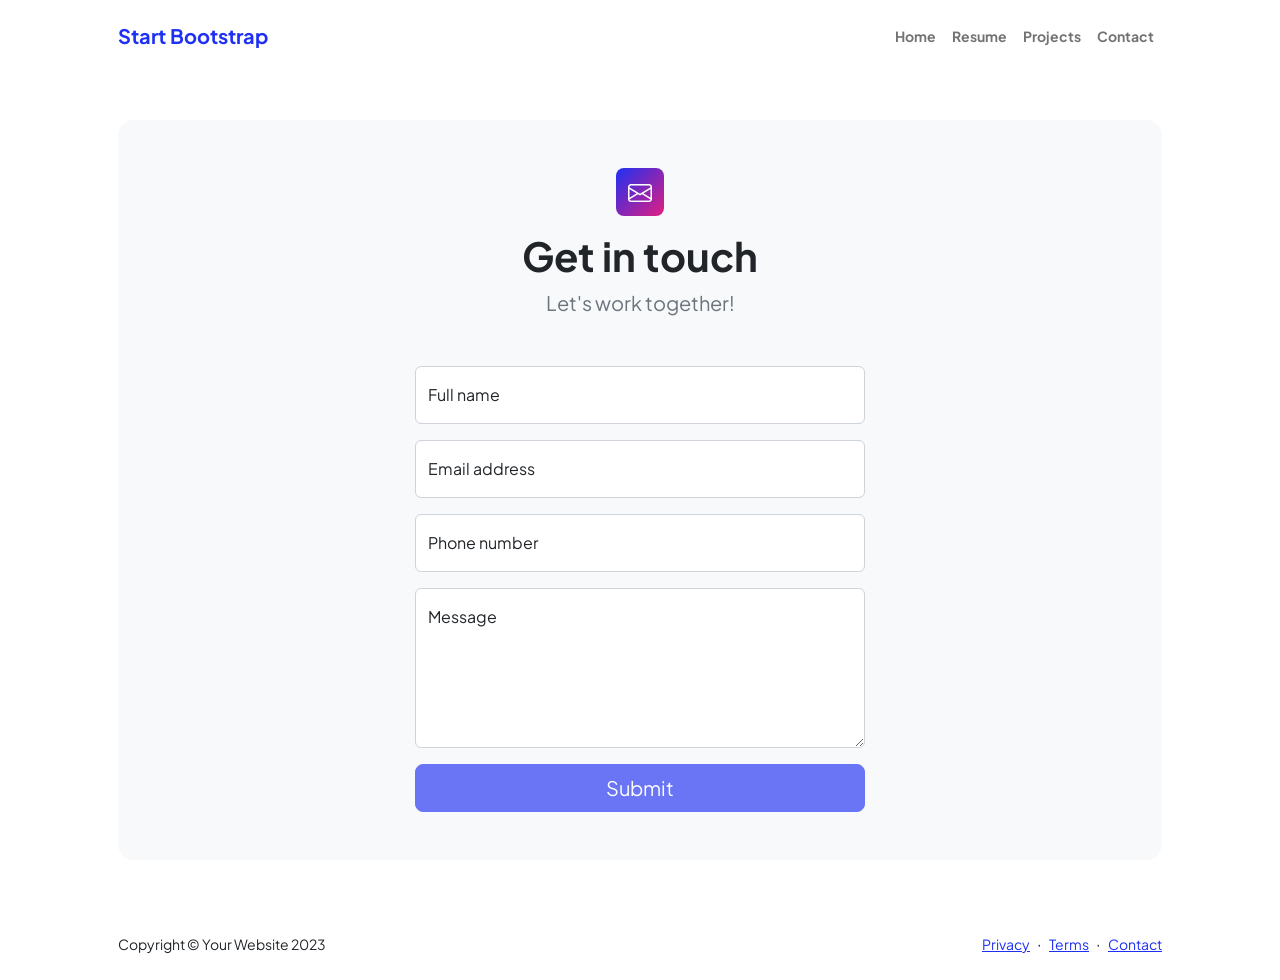
<file: contact.html>
<!DOCTYPE html>
<html lang="en">
    <head>
        <meta charset="utf-8" />
        <meta name="viewport" content="width=device-width, initial-scale=1, shrink-to-fit=no" />
        <meta name="description" content />
        <meta name="author" content />
        <title>Modern Business - Start Bootstrap Template</title>
        <!-- Favicon-->
        <link rel="icon" type="image/x-icon" href="assets/favicon.ico" />
        <!-- Custom Google font-->
        <link rel="preconnect" href="https://fonts.googleapis.com" />
        <link rel="preconnect" href="https://fonts.gstatic.com" crossorigin />
        <link href="https://fonts.googleapis.com/css2?family=Plus+Jakarta+Sans:wght@100;200;300;400;500;600;700;800;900&amp;display=swap" rel="stylesheet" />
        <!-- Bootstrap icons-->
        <link href="https://cdn.jsdelivr.net/npm/bootstrap-icons@1.8.1/font/bootstrap-icons.css" rel="stylesheet" />
        <!-- Core theme CSS (includes Bootstrap)-->
        <link href="css/styles.css" rel="stylesheet" />
    </head>
    <body class="d-flex flex-column">
        <main class="flex-shrink-0">
            <!-- Navigation-->
            <nav class="navbar navbar-expand-lg navbar-light bg-white py-3">
                <div class="container px-5">
                    <a class="navbar-brand" href="index.html"><span class="fw-bolder text-primary">Start Bootstrap</span></a>
                    <button class="navbar-toggler" type="button" data-bs-toggle="collapse" data-bs-target="#navbarSupportedContent" aria-controls="navbarSupportedContent" aria-expanded="false" aria-label="Toggle navigation"><span class="navbar-toggler-icon"></span></button>
                    <div class="collapse navbar-collapse" id="navbarSupportedContent">
                        <ul class="navbar-nav ms-auto mb-2 mb-lg-0 small fw-bolder">
                            <li class="nav-item"><a class="nav-link" href="index.html">Home</a></li>
                            <li class="nav-item"><a class="nav-link" href="resume.html">Resume</a></li>
                            <li class="nav-item"><a class="nav-link" href="projects.html">Projects</a></li>
                            <li class="nav-item"><a class="nav-link" href="contact.html">Contact</a></li>
                        </ul>
                    </div>
                </div>
            </nav>
            <!-- Page content-->
            <section class="py-5">
                <div class="container px-5">
                    <!-- Contact form-->
                    <div class="bg-light rounded-4 py-5 px-4 px-md-5">
                        <div class="text-center mb-5">
                            <div class="feature bg-primary bg-gradient-primary-to-secondary text-white rounded-3 mb-3"><i class="bi bi-envelope"></i></div>
                            <h1 class="fw-bolder">Get in touch</h1>
                            <p class="lead fw-normal text-muted mb-0">Let's work together!</p>
                        </div>
                        <div class="row gx-5 justify-content-center">
                            <div class="col-lg-8 col-xl-6">
                                <!-- * * * * * * * * * * * * * * *-->
                                <!-- * * SB Forms Contact Form * *-->
                                <!-- * * * * * * * * * * * * * * *-->
                                <!-- This form is pre-integrated with SB Forms.-->
                                <!-- To make this form functional, sign up at-->
                                <!-- https://startbootstrap.com/solution/contact-forms-->
                                <!-- to get an API token!-->
                                <form id="contactForm" data-sb-form-api-token="API_TOKEN">
                                    <!-- Name input-->
                                    <div class="form-floating mb-3">
                                        <input class="form-control" id="name" type="text" placeholder="Enter your name..." data-sb-validations="required" />
                                        <label for="name">Full name</label>
                                        <div class="invalid-feedback" data-sb-feedback="name:required">A name is required.</div>
                                    </div>
                                    <!-- Email address input-->
                                    <div class="form-floating mb-3">
                                        <input class="form-control" id="email" type="email" placeholder="name@example.com" data-sb-validations="required,email" />
                                        <label for="email">Email address</label>
                                        <div class="invalid-feedback" data-sb-feedback="email:required">An email is required.</div>
                                        <div class="invalid-feedback" data-sb-feedback="email:email">Email is not valid.</div>
                                    </div>
                                    <!-- Phone number input-->
                                    <div class="form-floating mb-3">
                                        <input class="form-control" id="phone" type="tel" placeholder="(123) 456-7890" data-sb-validations="required" />
                                        <label for="phone">Phone number</label>
                                        <div class="invalid-feedback" data-sb-feedback="phone:required">A phone number is required.</div>
                                    </div>
                                    <!-- Message input-->
                                    <div class="form-floating mb-3">
                                        <textarea class="form-control" id="message" type="text" placeholder="Enter your message here..." style="height: 10rem" data-sb-validations="required"></textarea>
                                        <label for="message">Message</label>
                                        <div class="invalid-feedback" data-sb-feedback="message:required">A message is required.</div>
                                    </div>
                                    <!-- Submit success message-->
                                    <!---->
                                    <!-- This is what your users will see when the form-->
                                    <!-- has successfully submitted-->
                                    <div class="d-none" id="submitSuccessMessage">
                                        <div class="text-center mb-3">
                                            <div class="fw-bolder">Form submission successful!</div>
                                            To activate this form, sign up at
                                            <br />
                                            <a href="https://startbootstrap.com/solution/contact-forms">https://startbootstrap.com/solution/contact-forms</a>
                                        </div>
                                    </div>
                                    <!-- Submit error message-->
                                    <!---->
                                    <!-- This is what your users will see when there is-->
                                    <!-- an error submitting the form-->
                                    <div class="d-none" id="submitErrorMessage"><div class="text-center text-danger mb-3">Error sending message!</div></div>
                                    <!-- Submit Button-->
                                    <div class="d-grid"><button class="btn btn-primary btn-lg disabled" id="submitButton" type="submit">Submit</button></div>
                                </form>
                            </div>
                        </div>
                    </div>
                </div>
            </section>
        </main>
        <!-- Footer-->
        <footer class="bg-white py-4 mt-auto">
            <div class="container px-5">
                <div class="row align-items-center justify-content-between flex-column flex-sm-row">
                    <div class="col-auto"><div class="small m-0">Copyright &copy; Your Website 2023</div></div>
                    <div class="col-auto">
                        <a class="small" href="#!">Privacy</a>
                        <span class="mx-1">&middot;</span>
                        <a class="small" href="#!">Terms</a>
                        <span class="mx-1">&middot;</span>
                        <a class="small" href="#!">Contact</a>
                    </div>
                </div>
            </div>
        </footer>
        <!-- Bootstrap core JS-->
        <script src="https://cdn.jsdelivr.net/npm/bootstrap@5.2.3/dist/js/bootstrap.bundle.min.js"></script>
        <!-- Core theme JS-->
        <script src="js/scripts.js"></script>
        <!-- * * * * * * * * * * * * * * * * * * * * * * * * * * * * * * * * * * * * * * * *-->
        <!-- * *                               SB Forms JS                               * *-->
        <!-- * * Activate your form at https://startbootstrap.com/solution/contact-forms * *-->
        <!-- * * * * * * * * * * * * * * * * * * * * * * * * * * * * * * * * * * * * * * * *-->
        <script src="https://cdn.startbootstrap.com/sb-forms-latest.js"></script>
    </body>
</html>
</file>
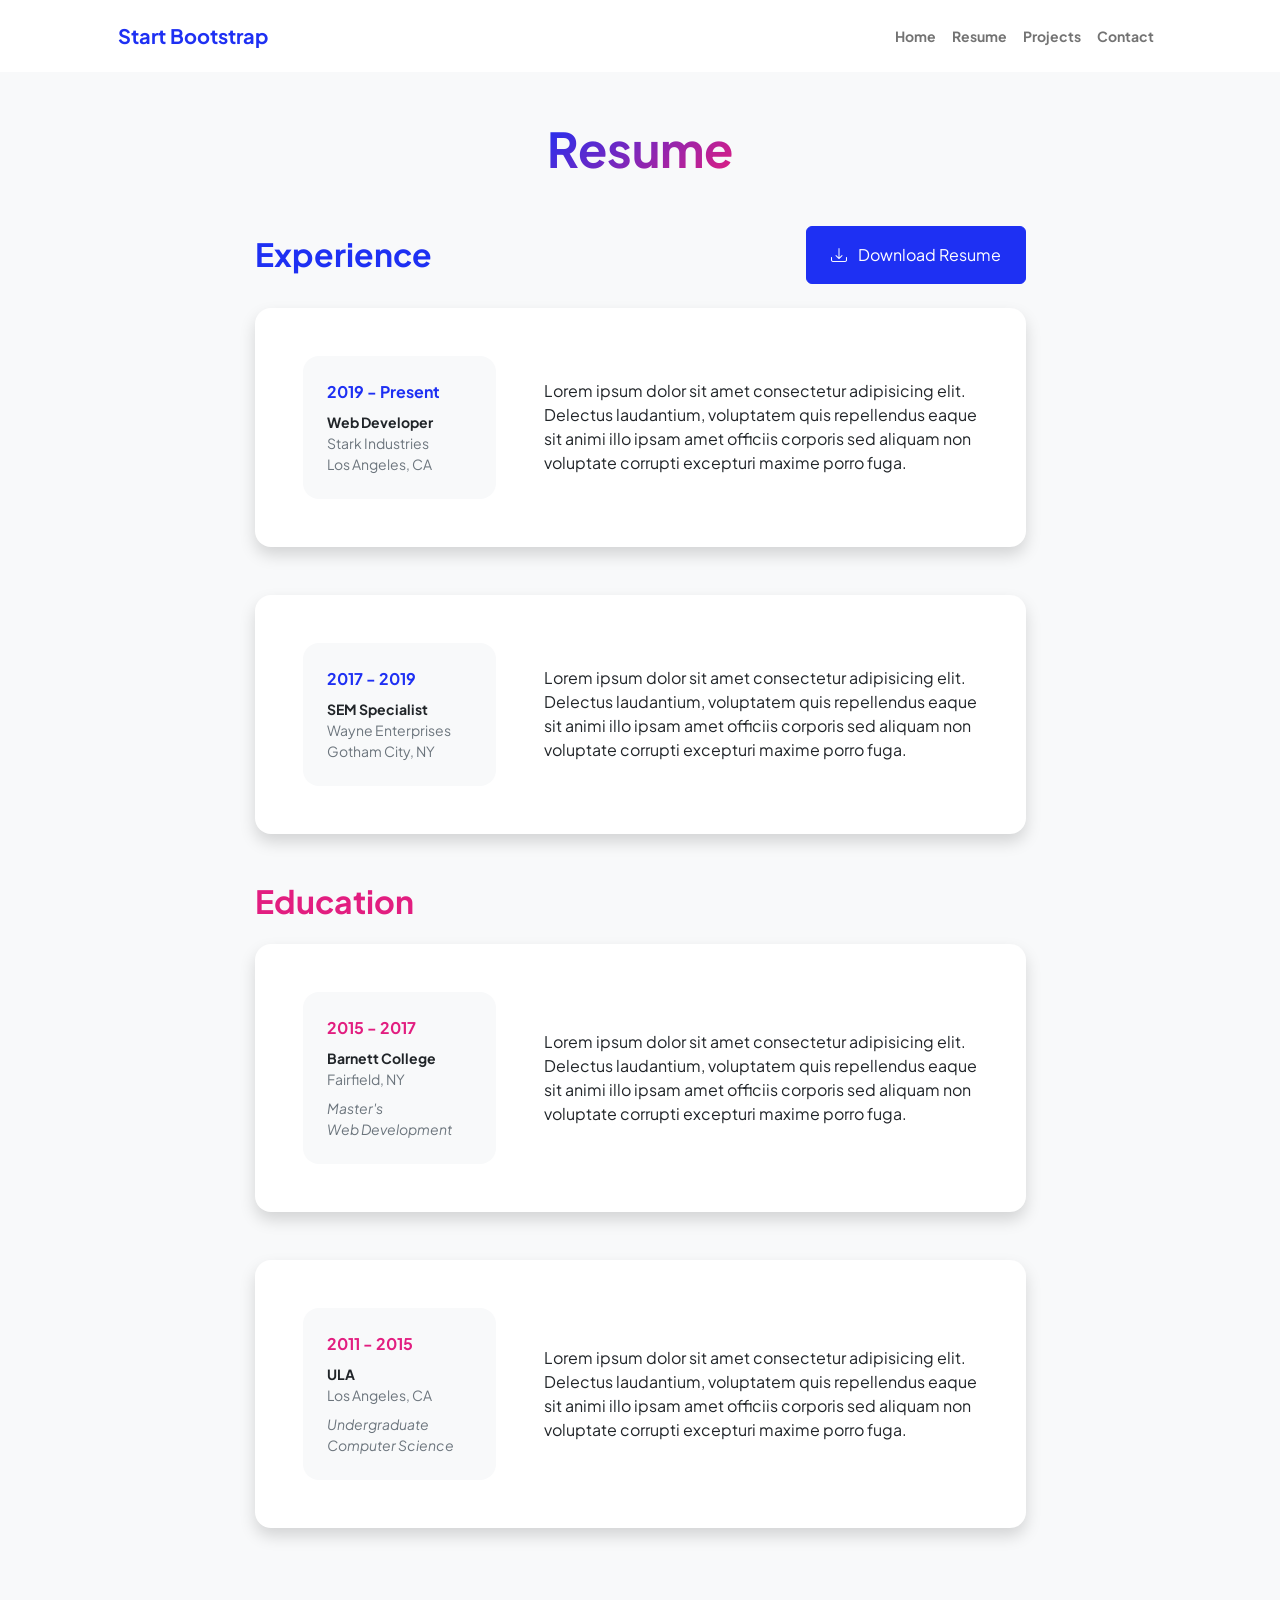
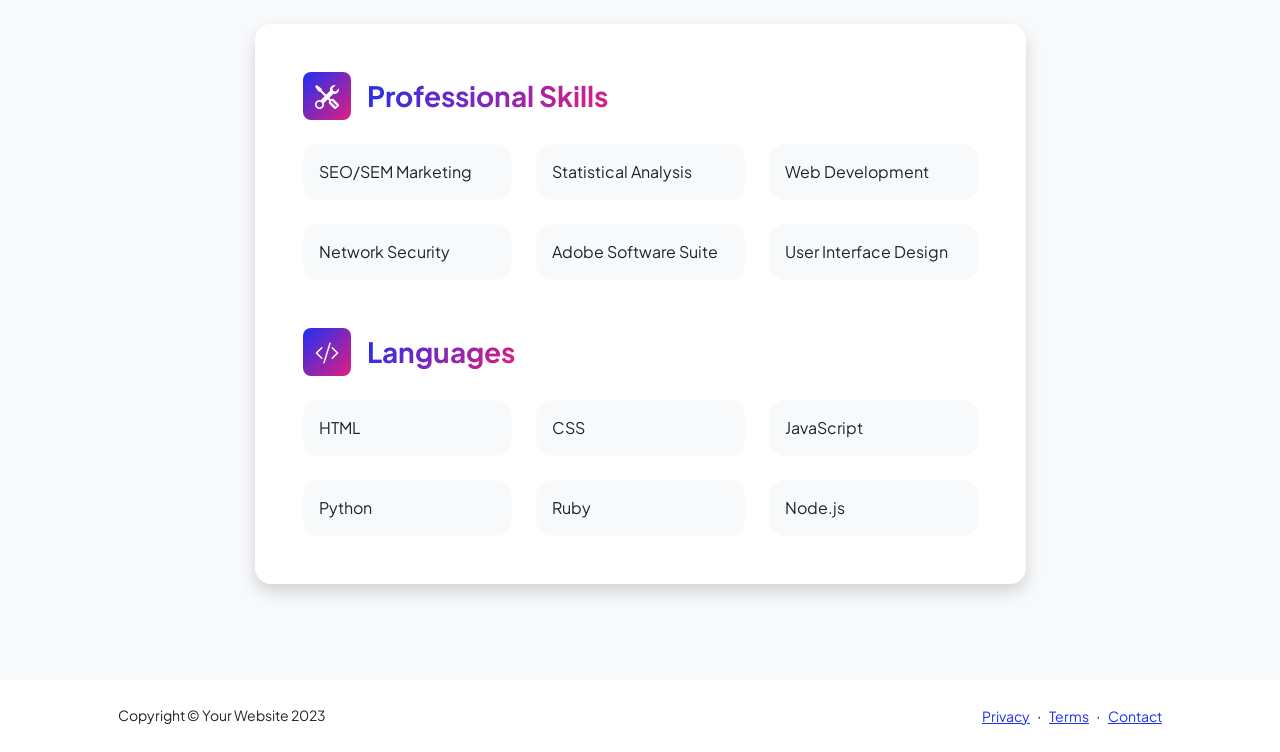
<file: resume.html>
<!DOCTYPE html>
<html lang="en">
    <head>
        <meta charset="utf-8" />
        <meta name="viewport" content="width=device-width, initial-scale=1, shrink-to-fit=no" />
        <meta name="description" content="" />
        <meta name="author" content="" />
        <title>Personal - Start Bootstrap Template</title>
        <!-- Favicon-->
        <link rel="icon" type="image/x-icon" href="assets/favicon.ico" />
        <!-- Custom Google font-->
        <link rel="preconnect" href="https://fonts.googleapis.com" />
        <link rel="preconnect" href="https://fonts.gstatic.com" crossorigin />
        <link href="https://fonts.googleapis.com/css2?family=Plus+Jakarta+Sans:wght@100;200;300;400;500;600;700;800;900&amp;display=swap" rel="stylesheet" />
        <!-- Bootstrap icons-->
        <link href="https://cdn.jsdelivr.net/npm/bootstrap-icons@1.8.1/font/bootstrap-icons.css" rel="stylesheet" />
        <!-- Core theme CSS (includes Bootstrap)-->
        <link href="css/styles.css" rel="stylesheet" />
    </head>
    <body class="d-flex flex-column h-100 bg-light">
        <main class="flex-shrink-0">
            <!-- Navigation-->
            <nav class="navbar navbar-expand-lg navbar-light bg-white py-3">
                <div class="container px-5">
                    <a class="navbar-brand" href="index.html"><span class="fw-bolder text-primary">Start Bootstrap</span></a>
                    <button class="navbar-toggler" type="button" data-bs-toggle="collapse" data-bs-target="#navbarSupportedContent" aria-controls="navbarSupportedContent" aria-expanded="false" aria-label="Toggle navigation"><span class="navbar-toggler-icon"></span></button>
                    <div class="collapse navbar-collapse" id="navbarSupportedContent">
                        <ul class="navbar-nav ms-auto mb-2 mb-lg-0 small fw-bolder">
                            <li class="nav-item"><a class="nav-link" href="index.html">Home</a></li>
                            <li class="nav-item"><a class="nav-link" href="resume.html">Resume</a></li>
                            <li class="nav-item"><a class="nav-link" href="projects.html">Projects</a></li>
                            <li class="nav-item"><a class="nav-link" href="contact.html">Contact</a></li>
                        </ul>
                    </div>
                </div>
            </nav>
            <!-- Page Content-->
            <div class="container px-5 my-5">
                <div class="text-center mb-5">
                    <h1 class="display-5 fw-bolder mb-0"><span class="text-gradient d-inline">Resume</span></h1>
                </div>
                <div class="row gx-5 justify-content-center">
                    <div class="col-lg-11 col-xl-9 col-xxl-8">
                        <!-- Experience Section-->
                        <section>
                            <div class="d-flex align-items-center justify-content-between mb-4">
                                <h2 class="text-primary fw-bolder mb-0">Experience</h2>
                                <!-- Download resume button-->
                                <!-- Note: Set the link href target to a PDF file within your project-->
                                <a class="btn btn-primary px-4 py-3" href="#!">
                                    <div class="d-inline-block bi bi-download me-2"></div>
                                    Download Resume
                                </a>
                            </div>
                            <!-- Experience Card 1-->
                            <div class="card shadow border-0 rounded-4 mb-5">
                                <div class="card-body p-5">
                                    <div class="row align-items-center gx-5">
                                        <div class="col text-center text-lg-start mb-4 mb-lg-0">
                                            <div class="bg-light p-4 rounded-4">
                                                <div class="text-primary fw-bolder mb-2">2019 - Present</div>
                                                <div class="small fw-bolder">Web Developer</div>
                                                <div class="small text-muted">Stark Industries</div>
                                                <div class="small text-muted">Los Angeles, CA</div>
                                            </div>
                                        </div>
                                        <div class="col-lg-8"><div>Lorem ipsum dolor sit amet consectetur adipisicing elit. Delectus laudantium, voluptatem quis repellendus eaque sit animi illo ipsam amet officiis corporis sed aliquam non voluptate corrupti excepturi maxime porro fuga.</div></div>
                                    </div>
                                </div>
                            </div>
                            <!-- Experience Card 2-->
                            <div class="card shadow border-0 rounded-4 mb-5">
                                <div class="card-body p-5">
                                    <div class="row align-items-center gx-5">
                                        <div class="col text-center text-lg-start mb-4 mb-lg-0">
                                            <div class="bg-light p-4 rounded-4">
                                                <div class="text-primary fw-bolder mb-2">2017 - 2019</div>
                                                <div class="small fw-bolder">SEM Specialist</div>
                                                <div class="small text-muted">Wayne Enterprises</div>
                                                <div class="small text-muted">Gotham City, NY</div>
                                            </div>
                                        </div>
                                        <div class="col-lg-8"><div>Lorem ipsum dolor sit amet consectetur adipisicing elit. Delectus laudantium, voluptatem quis repellendus eaque sit animi illo ipsam amet officiis corporis sed aliquam non voluptate corrupti excepturi maxime porro fuga.</div></div>
                                    </div>
                                </div>
                            </div>
                        </section>
                        <!-- Education Section-->
                        <section>
                            <h2 class="text-secondary fw-bolder mb-4">Education</h2>
                            <!-- Education Card 1-->
                            <div class="card shadow border-0 rounded-4 mb-5">
                                <div class="card-body p-5">
                                    <div class="row align-items-center gx-5">
                                        <div class="col text-center text-lg-start mb-4 mb-lg-0">
                                            <div class="bg-light p-4 rounded-4">
                                                <div class="text-secondary fw-bolder mb-2">2015 - 2017</div>
                                                <div class="mb-2">
                                                    <div class="small fw-bolder">Barnett College</div>
                                                    <div class="small text-muted">Fairfield, NY</div>
                                                </div>
                                                <div class="fst-italic">
                                                    <div class="small text-muted">Master's</div>
                                                    <div class="small text-muted">Web Development</div>
                                                </div>
                                            </div>
                                        </div>
                                        <div class="col-lg-8"><div>Lorem ipsum dolor sit amet consectetur adipisicing elit. Delectus laudantium, voluptatem quis repellendus eaque sit animi illo ipsam amet officiis corporis sed aliquam non voluptate corrupti excepturi maxime porro fuga.</div></div>
                                    </div>
                                </div>
                            </div>
                            <!-- Education Card 2-->
                            <div class="card shadow border-0 rounded-4 mb-5">
                                <div class="card-body p-5">
                                    <div class="row align-items-center gx-5">
                                        <div class="col text-center text-lg-start mb-4 mb-lg-0">
                                            <div class="bg-light p-4 rounded-4">
                                                <div class="text-secondary fw-bolder mb-2">2011 - 2015</div>
                                                <div class="mb-2">
                                                    <div class="small fw-bolder">ULA</div>
                                                    <div class="small text-muted">Los Angeles, CA</div>
                                                </div>
                                                <div class="fst-italic">
                                                    <div class="small text-muted">Undergraduate</div>
                                                    <div class="small text-muted">Computer Science</div>
                                                </div>
                                            </div>
                                        </div>
                                        <div class="col-lg-8"><div>Lorem ipsum dolor sit amet consectetur adipisicing elit. Delectus laudantium, voluptatem quis repellendus eaque sit animi illo ipsam amet officiis corporis sed aliquam non voluptate corrupti excepturi maxime porro fuga.</div></div>
                                    </div>
                                </div>
                            </div>
                        </section>
                        <!-- Divider-->
                        <div class="pb-5"></div>
                        <!-- Skills Section-->
                        <section>
                            <!-- Skillset Card-->
                            <div class="card shadow border-0 rounded-4 mb-5">
                                <div class="card-body p-5">
                                    <!-- Professional skills list-->
                                    <div class="mb-5">
                                        <div class="d-flex align-items-center mb-4">
                                            <div class="feature bg-primary bg-gradient-primary-to-secondary text-white rounded-3 me-3"><i class="bi bi-tools"></i></div>
                                            <h3 class="fw-bolder mb-0"><span class="text-gradient d-inline">Professional Skills</span></h3>
                                        </div>
                                        <div class="row row-cols-1 row-cols-md-3 mb-4">
                                            <div class="col mb-4 mb-md-0"><div class="d-flex align-items-center bg-light rounded-4 p-3 h-100">SEO/SEM Marketing</div></div>
                                            <div class="col mb-4 mb-md-0"><div class="d-flex align-items-center bg-light rounded-4 p-3 h-100">Statistical Analysis</div></div>
                                            <div class="col"><div class="d-flex align-items-center bg-light rounded-4 p-3 h-100">Web Development</div></div>
                                        </div>
                                        <div class="row row-cols-1 row-cols-md-3">
                                            <div class="col mb-4 mb-md-0"><div class="d-flex align-items-center bg-light rounded-4 p-3 h-100">Network Security</div></div>
                                            <div class="col mb-4 mb-md-0"><div class="d-flex align-items-center bg-light rounded-4 p-3 h-100">Adobe Software Suite</div></div>
                                            <div class="col"><div class="d-flex align-items-center bg-light rounded-4 p-3 h-100">User Interface Design</div></div>
                                        </div>
                                    </div>
                                    <!-- Languages list-->
                                    <div class="mb-0">
                                        <div class="d-flex align-items-center mb-4">
                                            <div class="feature bg-primary bg-gradient-primary-to-secondary text-white rounded-3 me-3"><i class="bi bi-code-slash"></i></div>
                                            <h3 class="fw-bolder mb-0"><span class="text-gradient d-inline">Languages</span></h3>
                                        </div>
                                        <div class="row row-cols-1 row-cols-md-3 mb-4">
                                            <div class="col mb-4 mb-md-0"><div class="d-flex align-items-center bg-light rounded-4 p-3 h-100">HTML</div></div>
                                            <div class="col mb-4 mb-md-0"><div class="d-flex align-items-center bg-light rounded-4 p-3 h-100">CSS</div></div>
                                            <div class="col"><div class="d-flex align-items-center bg-light rounded-4 p-3 h-100">JavaScript</div></div>
                                        </div>
                                        <div class="row row-cols-1 row-cols-md-3">
                                            <div class="col mb-4 mb-md-0"><div class="d-flex align-items-center bg-light rounded-4 p-3 h-100">Python</div></div>
                                            <div class="col mb-4 mb-md-0"><div class="d-flex align-items-center bg-light rounded-4 p-3 h-100">Ruby</div></div>
                                            <div class="col"><div class="d-flex align-items-center bg-light rounded-4 p-3 h-100">Node.js</div></div>
                                        </div>
                                    </div>
                                </div>
                            </div>
                        </section>
                    </div>
                </div>
            </div>
        </main>
        <!-- Footer-->
        <footer class="bg-white py-4 mt-auto">
            <div class="container px-5">
                <div class="row align-items-center justify-content-between flex-column flex-sm-row">
                    <div class="col-auto"><div class="small m-0">Copyright &copy; Your Website 2023</div></div>
                    <div class="col-auto">
                        <a class="small" href="#!">Privacy</a>
                        <span class="mx-1">&middot;</span>
                        <a class="small" href="#!">Terms</a>
                        <span class="mx-1">&middot;</span>
                        <a class="small" href="#!">Contact</a>
                    </div>
                </div>
            </div>
        </footer>
        <!-- Bootstrap core JS-->
        <script src="https://cdn.jsdelivr.net/npm/bootstrap@5.2.3/dist/js/bootstrap.bundle.min.js"></script>
        <!-- Core theme JS-->
        <script src="js/scripts.js"></script>
    </body>
</html>
</file>
<file: styles.css>
/* 
   =========================================
   KAILASH CHAVDA - PORTFOLIO V3 DESIGN SYSTEM
   Premium SaaS & Workplace Style CSS
   =========================================
*/

@import url('https://fonts.googleapis.com/css2?family=Geist:wght@100..900&family=Geist+Mono:wght@100..900&display=swap');

/* --- CSS VARIABLES & TOKENS --- */
:root {
  /* Colors */
  --bg-darker: #040508;       /* Deep Obsidian */
  --bg-primary: #08090D;      /* SaaS Charcoal/Black */
  --bg-secondary: #0F111A;    /* Slate Dark */
  --bg-card: #151824;         /* Rounded Card */
  --bg-input: #08090D;       
  
  --accent-blue: #0A5CFF;     /* Zoom Electric Blue */
  --accent-teal: #0DFFC9;     /* Neon Mint Teal */
  --accent-purple: #8B5CF6;   /* Electric Violet */
  
  --text-white: #FFFFFF;
  --text-primary: #E2E8F0;
  --text-muted: #94A3B8;
  --text-dark: #475569;
  
  /* Gradients */
  --gradient-primary: linear-gradient(135deg, var(--accent-blue) 0%, #0046CC 100%);
  --gradient-secondary: linear-gradient(135deg, var(--accent-teal) 0%, #00B38C 100%);
  --gradient-text: linear-gradient(135deg, #FFF 40%, var(--accent-blue) 100%);
  --gradient-glow: radial-gradient(circle, rgba(10, 92, 255, 0.15) 0%, rgba(0, 0, 0, 0) 70%);
  --gradient-glow-teal: radial-gradient(circle, rgba(13, 255, 201, 0.12) 0%, rgba(0, 0, 0, 0) 70%);
  
  /* Shadows & Glassmorphism */
  --glass-bg: rgba(15, 17, 26, 0.75);
  --glass-border: rgba(255, 255, 255, 0.04);
  --glass-border-hover: rgba(10, 92, 255, 0.25);
  --glass-shadow: 0 8px 32px 0 rgba(0, 0, 0, 0.5);
  --shadow-primary: 0 10px 30px -15px rgba(4, 5, 8, 0.7);
  --shadow-glow: 0 0 25px rgba(10, 92, 255, 0.18);
  
  /* Customized Component Backgrounds & Theme Tokens */
  --header-bg: rgba(6, 7, 10, 0.85);
  --header-shadow: 0 10px 30px -10px rgba(0, 0, 0, 0.5);
  --mobile-menu-bg: rgba(6, 7, 10, 0.98);
  --bg-tag: rgba(10, 92, 255, 0.08);
  --bg-filter: rgba(21, 24, 36, 0.6);
  --bg-badge: rgba(10, 92, 255, 0.08);
  --bg-mockup-radial: rgba(10, 92, 255, 0.05);
  --mockup-line: rgba(255, 255, 255, 0.08);
  
  /* Grid Overlay Color */
  --grid-color: rgba(255, 255, 255, 0.015);
  
  --calendar-filter: invert(0.7) sepia(100%) saturate(1000%) hue-rotate(180deg);
  --select-arrow: url("data:image/svg+xml;utf8,<svg fill='%2394A3B8' height='24' viewBox='0 0 24 24' width='24' xmlns='http://www.w3.org/2000/svg'><path d='M7 10l5 5 5-5z'/><path d='M0 0h24v24H0z' fill='none'/></svg>");
  --select-arrow-focus: url("data:image/svg+xml;utf8,<svg fill='%230A5CFF' height='24' viewBox='0 0 24 24' width='24' xmlns='http://www.w3.org/2000/svg'><path d='M7 10l5 5 5-5z'/><path d='M0 0h24v24H0z' fill='none'/></svg>");
  
  /* Fonts */
  --font-heading: 'Geist', sans-serif;
  --font-body: 'Geist', sans-serif;
  --font-display: 'Geist', sans-serif;
  --font-mono: 'Geist Mono', monospace;
  
  /* Transitions */
  --transition-fast: all 0.25s cubic-bezier(0.645, 0.045, 0.355, 1);
  --transition-slow: all 0.5s cubic-bezier(0.645, 0.045, 0.355, 1);
  
  /* Layout */
  --navbar-height: 80px;
}

/* --- LIGHT THEME VARIABLE OVERRIDES --- */
body.light-theme {
  --bg-darker: #E2E8F0;
  --bg-primary: #FAFAFD;
  --bg-secondary: #F1F5F9;
  --bg-card: #FFFFFF;
  --bg-input: #FFFFFF;
  
  --accent-blue: #0050E6;      /* High contrast Zoom Blue */
  --accent-teal: #008767;      /* Legible Teal/Green */
  --accent-purple: #6D28D9;
  
  --text-white: #0F172A;       /* Dark slate text */
  --text-primary: #334155;
  --text-muted: #64748B;
  --text-dark: #94A3B8;
  
  --gradient-primary: linear-gradient(135deg, #0050E6 0%, #0037A3 100%);
  --gradient-secondary: linear-gradient(135deg, var(--accent-teal) 0%, #005C46 100%);
  --gradient-text: linear-gradient(135deg, #0F172A 40%, var(--accent-blue) 100%);
  --gradient-glow: radial-gradient(circle, rgba(0, 80, 230, 0.05) 0%, rgba(255, 255, 255, 0) 70%);
  --gradient-glow-teal: radial-gradient(circle, rgba(0, 135, 103, 0.06) 0%, rgba(255, 255, 255, 0) 70%);
  
  --glass-bg: rgba(255, 255, 255, 0.85);
  --glass-border: rgba(15, 23, 42, 0.08);
  --glass-border-hover: rgba(0, 80, 230, 0.25);
  --glass-shadow: 0 8px 32px 0 rgba(15, 23, 42, 0.04);
  --shadow-primary: 0 10px 30px -15px rgba(0, 80, 230, 0.05);
  --shadow-glow: 0 0 25px rgba(0, 80, 230, 0.06);
  
  --header-bg: rgba(255, 255, 255, 0.85);
  --header-shadow: 0 10px 30px -10px rgba(15, 23, 42, 0.05);
  --mobile-menu-bg: rgba(255, 255, 255, 0.98);
  --bg-tag: rgba(0, 80, 230, 0.05);
  --bg-filter: rgba(241, 245, 249, 0.8);
  --bg-badge: rgba(0, 80, 230, 0.05);
  --bg-mockup-radial: rgba(0, 80, 230, 0.03);
  --mockup-line: rgba(0, 0, 0, 0.06);
  
  --grid-color: rgba(15, 23, 42, 0.015);
  
  --calendar-filter: invert(0.2) sepia(90%) saturate(2000%) hue-rotate(180deg);
  --select-arrow: url("data:image/svg+xml;utf8,<svg fill='%2364748B' height='24' viewBox='0 0 24 24' width='24' xmlns='http://www.w3.org/2000/svg'><path d='M7 10l5 5 5-5z'/><path d='M0 0h24v24H0z' fill='none'/></svg>");
  --select-arrow-focus: url("data:image/svg+xml;utf8,<svg fill='%230050E6' height='24' viewBox='0 0 24 24' width='24' xmlns='http://www.w3.org/2000/svg'><path d='M7 10l5 5 5-5z'/><path d='M0 0h24v24H0z' fill='none'/></svg>");
}

/* --- RESET & BASIC STYLES --- */
*, *::before, *::after {
  box-sizing: border-box;
  margin: 0;
  padding: 0;
}

html {
  scroll-behavior: smooth;
  scroll-padding-top: var(--navbar-height);
  scrollbar-width: thin;
  scrollbar-color: var(--accent-blue) var(--bg-primary);
  overflow-x: hidden;
  width: 100%;
}

body {
  background-color: var(--bg-primary);
  color: var(--text-primary);
  font-family: var(--font-body);
  font-size: 16px;
  line-height: 1.6;
  overflow-x: hidden;
  position: relative;
}

/* Background Grid Overlay Pattern */
body::before {
  content: '';
  position: fixed;
  top: 0;
  left: 0;
  width: 100%;
  height: 100%;
  background-image: linear-gradient(var(--grid-color) 1px, transparent 1px),
                    linear-gradient(90deg, var(--grid-color) 1px, transparent 1px);
  background-size: 50px 50px;
  z-index: -2;
  pointer-events: none;
  opacity: 0.9;
}

/* Premium Scrollbar */
::-webkit-scrollbar {
  width: 8px;
}
::-webkit-scrollbar-track {
  background: var(--bg-primary);
}
::-webkit-scrollbar-thumb {
  background: var(--bg-card);
  border-radius: 4px;
  border: 2px solid var(--bg-primary);
}
::-webkit-scrollbar-thumb:hover {
  background: var(--accent-blue);
}

/* Selection */
::selection {
  background: var(--accent-blue);
  color: var(--text-white);
}

/* Typography */
h1, h2, h3, h4, h5, h6 {
  font-family: var(--font-heading);
  color: var(--text-white);
  font-weight: 700;
  line-height: 1.2;
}

a {
  color: inherit;
  text-decoration: none;
  transition: var(--transition-fast);
}

/* Ambient Glow Backgrounds */
.ambient-glows {
  position: absolute;
  top: 0;
  left: 0;
  right: 0;
  bottom: 0;
  overflow: hidden;
  z-index: -1;
  pointer-events: none;
}
.glow-shape-1 {
  position: absolute;
  top: 5%;
  right: 0%;
  width: 50vw;
  height: 50vw;
  border-radius: 50%;
  background: var(--gradient-glow);
  filter: blur(140px);
}
.glow-shape-2 {
  position: absolute;
  top: 35%;
  left: -15%;
  width: 55vw;
  height: 55vw;
  border-radius: 50%;
  background: var(--gradient-glow-teal);
  filter: blur(150px);
}
.glow-shape-3 {
  position: absolute;
  bottom: 10%;
  right: -5%;
  width: 45vw;
  height: 45vw;
  border-radius: 50%;
  background: var(--gradient-glow);
  filter: blur(120px);
}

/* --- REUSABLE UTILITIES & COMPONENTS --- */
.container {
  width: 100%;
  max-width: 1200px;
  margin: 0 auto;
  padding: 0 24px;
}

.section {
  padding: 100px 0;
  position: relative;
}

.section-header {
  margin-bottom: 60px;
  position: relative;
}

.section-tagline {
  font-size: 14px;
  font-weight: 700;
  text-transform: uppercase;
  letter-spacing: 2.5px;
  color: var(--accent-blue);
  margin-bottom: 8px;
  display: block;
}

.section-title {
  font-size: 38px;
  font-weight: 800;
  position: relative;
  font-family: var(--font-display);
}

.section-title span {
  color: var(--accent-blue);
}

.text-gradient {
  background: var(--gradient-primary);
  -webkit-background-clip: text;
  -webkit-text-fill-color: transparent;
}

.text-gradient-blue {
  background: var(--gradient-secondary);
  -webkit-background-clip: text;
  -webkit-text-fill-color: transparent;
}

/* Star Decorator */
.star-icon {
  display: inline-block;
  color: var(--accent-blue);
  font-size: 20px;
  animation: spinStar 8s linear infinite;
  vertical-align: middle;
}

@keyframes spinStar {
  from { transform: rotate(0deg); }
  to { transform: rotate(360deg); }
}

/* Buttons */
.btn {
  display: inline-flex;
  align-items: center;
  justify-content: center;
  padding: 14px 28px;
  font-family: var(--font-heading);
  font-weight: 600;
  font-size: 15px;
  border-radius: 30px; /* SaaS rounded pill buttons */
  border: none;
  cursor: pointer;
  transition: var(--transition-fast);
  position: relative;
  overflow: hidden;
  z-index: 1;
}

.btn-primary {
  background: var(--accent-blue);
  color: #FFFFFF;
  box-shadow: 0 4px 15px rgba(10, 92, 255, 0.2);
}

.btn-primary:hover {
  transform: translateY(-3px);
  box-shadow: 0 6px 20px rgba(10, 92, 255, 0.4);
}

.btn-secondary {
  background: transparent;
  color: var(--text-white);
  border: 1px solid var(--glass-border);
}

.btn-secondary:hover {
  background: var(--glass-bg);
  border-color: var(--accent-blue);
  transform: translateY(-3px);
}

.btn-outline {
  background: transparent;
  color: var(--accent-blue);
  border: 1px solid var(--accent-blue);
}

.btn-outline:hover {
  background: var(--accent-blue);
  color: #FFFFFF;
  box-shadow: var(--shadow-glow);
}

.btn i {
  margin-left: 8px;
  font-size: 14px;
}

/* Cards (Rounded SaaS Card) */
.glass-card {
  background: var(--glass-bg);
  border: 1px solid var(--glass-border);
  border-radius: 16px;
  padding: 30px;
  box-shadow: var(--glass-shadow);
  backdrop-filter: blur(12px);
  transition: var(--transition-fast);
}

.glass-card:hover {
  border-color: var(--glass-border-hover);
  box-shadow: var(--shadow-glow), var(--glass-shadow);
  transform: translateY(-6px);
}

/* Theme Toggle Button Style */
.theme-toggle {
  width: 44px;
  height: 44px;
  border-radius: 50%;
  background: var(--bg-secondary);
  border: 1px solid var(--glass-border);
  display: flex;
  align-items: center;
  justify-content: center;
  cursor: pointer;
  color: var(--text-white);
  transition: var(--transition-fast);
  font-size: 16px;
  outline: none;
}

.theme-toggle:hover {
  background: var(--glass-bg);
  border-color: var(--accent-blue);
  box-shadow: var(--shadow-glow);
  transform: translateY(-2px);
}

/* Scroll Reveal Animation Styles */
.reveal-element {
  opacity: 0;
  transform: translateY(30px);
  transition: opacity 0.8s cubic-bezier(0.5, 0, 0, 1), transform 0.8s cubic-bezier(0.5, 0, 0, 1);
}

.reveal-element.revealed {
  opacity: 1;
  transform: translateY(0);
}

/* --- HEADER & NAVIGATION --- */
header {
  position: fixed;
  top: 0;
  left: 0;
  width: 100%;
  height: var(--navbar-height);
  z-index: 100;
  display: flex;
  align-items: center;
  transition: var(--transition-fast);
  border-bottom: 1px solid transparent;
}

header.scrolled {
  background: var(--header-bg);
  backdrop-filter: blur(16px);
  height: 70px;
  border-bottom: 1px solid var(--glass-border);
  box-shadow: var(--header-shadow);
}

.navbar {
  display: flex;
  align-items: center;
  justify-content: space-between;
}

.logo {
  font-family: var(--font-heading);
  font-size: 24px;
  font-weight: 800;
  color: var(--text-white);
  display: flex;
  align-items: center;
  gap: 8px;
}

.logo span {
  color: var(--accent-blue);
}

.nav-links {
  display: flex;
  align-items: center;
  list-style: none;
  gap: 32px;
}

.nav-links a {
  font-family: var(--font-heading);
  font-size: 15px;
  font-weight: 500;
  color: var(--text-muted);
  position: relative;
  padding: 8px 0;
}

.nav-links a:hover,
.nav-links a.active {
  color: var(--accent-blue);
}

.nav-btn {
  padding: 8px 20px;
  font-size: 14px;
}

.nav-toggle {
  display: none;
  background: transparent;
  border: none;
  color: var(--text-white);
  font-size: 24px;
  cursor: pointer;
}

/* --- HERO SECTION (SaaS Wide Layout) --- */
.hero {
  min-height: 100vh;
  display: flex;
  align-items: center;
  padding-top: var(--navbar-height);
  position: relative;
  padding-bottom: 80px;
}

.hero-grid {
  display: grid;
  grid-template-columns: 1fr;
  align-items: center;
  text-align: center;
  gap: 48px;
}

.hero-content {
  max-width: 800px;
  margin: 0 auto;
}

.availability-tag {
  display: inline-flex;
  align-items: center;
  gap: 8px;
  font-family: var(--font-mono);
  font-size: 11px;
  font-weight: 700;
  color: var(--accent-teal);
  background: rgba(13, 255, 201, 0.06);
  border: 1px solid rgba(13, 255, 201, 0.15);
  padding: 6px 14px;
  border-radius: 30px;
  text-transform: uppercase;
  letter-spacing: 1px;
  margin-bottom: 16px;
}

body.light-theme .availability-tag {
  color: #008767;
  background: rgba(0, 135, 103, 0.05);
  border-color: rgba(0, 135, 103, 0.15);
}

.pulse-dot {
  width: 8px;
  height: 8px;
  background-color: var(--accent-teal);
  border-radius: 50%;
  box-shadow: 0 0 8px var(--accent-teal);
  animation: pulseAvailability 2s infinite;
}

body.light-theme .pulse-dot {
  background-color: #008767;
  box-shadow: 0 0 8px #008767;
}

@keyframes pulseAvailability {
  0%, 100% { transform: scale(1); opacity: 1; }
  50% { transform: scale(1.3); opacity: 0.5; }
}

.hero-subtitle {
  font-size: 15px;
  font-weight: 700;
  color: var(--accent-blue);
  background: var(--bg-tag);
  border: 1px solid var(--glass-border-hover);
  padding: 8px 18px;
  border-radius: 30px;
  letter-spacing: 2px;
  text-transform: uppercase;
  margin-bottom: 24px;
  display: inline-flex;
  align-items: center;
  gap: 8px;
}

.hero-title {
  font-size: clamp(40px, 6vw, 72px);
  font-weight: 900;
  margin-bottom: 24px;
  line-height: 1.1;
  font-family: var(--font-display);
}

.hero-desc {
  font-size: 19px;
  color: var(--text-muted);
  max-width: 680px;
  margin: 0 auto 40px auto;
}

.hero-ctas {
  display: flex;
  justify-content: center;
  gap: 16px;
  margin-bottom: 60px;
}

/* Dashboard Status Panel Overlay */
.dashboard-status-overlay {
  position: absolute;
  top: -40px;
  right: -10px;
  width: 240px;
  background: rgba(13, 17, 27, 0.95);
  border: 1px solid rgba(10, 92, 255, 0.3);
  border-radius: 12px;
  padding: 16px;
  box-shadow: 0 20px 40px rgba(0, 0, 0, 0.4), var(--glass-shadow);
  z-index: 100;
  pointer-events: auto;
  font-family: var(--font-heading);
  text-align: left;
  animation: floatOverlay 6s ease-in-out infinite;
  transition: var(--transition-slow);
}

body.light-theme .dashboard-status-overlay {
  background: rgba(255, 255, 255, 0.96);
  border-color: rgba(10, 92, 255, 0.15);
  box-shadow: 0 20px 40px rgba(15, 23, 42, 0.08), var(--glass-shadow);
}

.overlay-header {
  display: flex;
  align-items: center;
  gap: 8px;
  margin-bottom: 12px;
  border-bottom: 1px solid var(--glass-border);
  padding-bottom: 8px;
}

.status-indicator-dot {
  width: 8px;
  height: 8px;
  background-color: var(--accent-teal);
  border-radius: 50%;
  box-shadow: 0 0 8px var(--accent-teal);
  animation: pulseStatus 2s infinite;
}

body.light-theme .status-indicator-dot {
  background-color: #008767;
  box-shadow: 0 0 8px #008767;
}

@keyframes pulseStatus {
  0%, 100% { opacity: 1; transform: scale(1); }
  50% { opacity: 0.5; transform: scale(1.25); }
}

.overlay-header h4 {
  font-size: 13px;
  font-weight: 700;
  color: var(--text-white);
  text-transform: uppercase;
  letter-spacing: 0.5px;
}

.environment-list {
  list-style: none;
  display: flex;
  flex-direction: column;
  gap: 8px;
  margin-bottom: 12px;
}

.environment-list li {
  display: flex;
  justify-content: space-between;
  align-items: center;
  font-size: 12.5px;
  color: var(--text-primary);
}

.env-lang {
  display: flex;
  align-items: center;
  gap: 6px;
  font-weight: 600;
}

.env-lang i {
  font-size: 13.5px;
  width: 16px;
  text-align: center;
}

.env-lang i.fa-flutter,
.env-lang svg.flutter-icon { color: #0DFFC9; }
.env-lang i.fa-android { color: #0A5CFF; }
.env-lang i.fa-apple { color: var(--text-white); }
.env-lang i.fa-laravel { color: #FF2D20; }
.env-lang i.fa-node-js { color: #83B404; }

body.light-theme .env-lang i.fa-flutter,
body.light-theme .env-lang svg.flutter-icon { color: #008767; }
body.light-theme .env-lang i.fa-android { color: #0050E6; }
body.light-theme .env-lang i.fa-apple { color: #0F172A; }

.env-ver {
  font-family: var(--font-mono);
  font-size: 11px;
  color: var(--text-muted);
}

.overlay-footer {
  display: flex;
  justify-content: space-between;
  font-size: 10px;
  color: var(--text-dark);
  border-top: 1px solid var(--glass-border);
  padding-top: 8px;
  font-family: var(--font-mono);
}

@keyframes floatOverlay {
  0%, 100% { transform: translateY(0); }
  50% { transform: translateY(-10px); }
}

/* Responsive Overrides for Status Panel */
@media (max-width: 1200px) {
  .dashboard-status-overlay {
    right: 15px;
    top: -30px;
  }
}

@media (max-width: 768px) {
  .dashboard-status-overlay {
    display: none; /* Hide on smaller tablet & mobile */
  }
}

/* --- INTERACTIVE DASHBOARD PREVIEW --- */
.hero-dashboard {
  max-width: 1000px;
  width: 100%;
  margin: 0 auto;
  position: relative;
}

.dashboard-window {
  background: var(--bg-secondary);
  border: 1px solid var(--glass-border);
  border-radius: 16px;
  box-shadow: 0 30px 70px rgba(0, 0, 0, 0.6), var(--glass-shadow);
  overflow: hidden;
  display: flex;
  flex-direction: column;
  height: 560px;
  text-align: left;
}

.dashboard-window-header {
  background: var(--bg-darker);
  height: 48px;
  display: flex;
  align-items: center;
  padding: 0 16px;
  justify-content: space-between;
  border-bottom: 1px solid var(--glass-border);
}

.window-dots {
  display: flex;
  gap: 8px;
}

.window-dot {
  width: 12px;
  height: 12px;
  border-radius: 50%;
}
.window-dot.red { background: #FF5F56; }
.window-dot.yellow { background: #FFBD2E; }
.window-dot.green { background: #27C93F; }

.window-title {
  font-family: var(--font-heading);
  font-size: 13px;
  font-weight: 600;
  color: var(--text-muted);
}

.dashboard-window-body {
  display: grid;
  grid-template-columns: 200px 1fr;
  height: calc(100% - 48px);
}

.window-sidebar {
  background: var(--bg-darker);
  border-right: 1px solid var(--glass-border);
  padding: 24px 16px;
  display: flex;
  flex-direction: column;
  gap: 8px;
}

.sidebar-tab-btn {
  background: transparent;
  border: none;
  padding: 12px 16px;
  border-radius: 8px;
  color: var(--text-muted);
  font-family: var(--font-heading);
  font-size: 14px;
  font-weight: 600;
  text-align: left;
  cursor: pointer;
  display: flex;
  align-items: center;
  gap: 12px;
  transition: var(--transition-fast);
}

.sidebar-tab-btn i {
  font-size: 16px;
}

.sidebar-tab-btn:hover {
  background: var(--bg-card);
  color: var(--text-white);
}

.sidebar-tab-btn.active {
  background: var(--accent-blue);
  color: #FFFFFF;
  box-shadow: 0 4px 12px rgba(10, 92, 255, 0.15);
}

.sidebar-tab-btn.active::after {
  content: '';
  width: 6px;
  height: 6px;
  background-color: var(--accent-teal);
  border-radius: 50%;
  margin-left: auto;
  box-shadow: 0 0 8px var(--accent-teal);
}

.window-content-pane {
  padding: 30px;
  overflow-y: auto;
  position: relative;
}

.window-tab-content {
  display: none;
  animation: tabFadeIn 0.4s ease forwards;
  height: 100%;
}

.window-tab-content.active {
  display: block;
}

@keyframes tabFadeIn {
  from { opacity: 0; transform: translateY(10px); }
  to { opacity: 1; transform: translateY(0); }
}

/* Tab 1: Code Editor Mockup */
.code-editor-mockup {
  font-family: var(--font-mono);
  font-size: 14px;
  line-height: 1.5;
  color: #D4D4D4;
  height: 100%;
  display: flex;
  flex-direction: column;
}

.code-line {
  display: flex;
  margin-bottom: 4px;
}

.code-num {
  width: 30px;
  color: var(--text-dark);
  user-select: none;
}

.code-content {
  white-space: pre-wrap;
}

.code-kw { color: #569CD6; } /* keyword */
.code-fn { color: #DCDCAA; } /* function */
.code-str { color: #CE9178; } /* string */
.code-var { color: #9CDCFE; } /* variable */
.code-cls { color: #4EC9B0; } /* class */
.code-cmt { color: #6A9955; } /* comment */

/* Tab 2: Mobile App Visual */
.mobile-app-mockup {
  display: flex;
  gap: 30px;
  align-items: center;
  justify-content: space-around;
  height: 100%;
}

.mock-phone {
  width: 200px;
  height: 400px;
  background: #090B10;
  border: 4px solid var(--text-dark);
  border-radius: 24px;
  overflow: hidden;
  padding: 10px;
  display: flex;
  flex-direction: column;
  gap: 10px;
  position: relative;
  box-shadow: var(--glass-shadow);
}

.mock-phone-header {
  height: 12px;
  width: 60px;
  background: var(--text-dark);
  border-radius: 10px;
  margin: 0 auto;
}

.mock-phone-card {
  background: var(--bg-card);
  border: 1px solid var(--glass-border);
  border-radius: 12px;
  padding: 12px;
  display: flex;
  flex-direction: column;
  gap: 8px;
}

.mock-phone-circle {
  width: 32px;
  height: 32px;
  border-radius: 50%;
  background: var(--gradient-primary);
}

.mock-phone-line {
  height: 8px;
  border-radius: 4px;
  background: var(--mockup-line);
}

.mock-phone-screen {
  flex-grow: 1;
  display: flex;
  flex-direction: column;
  justify-content: center;
  align-items: center;
  text-align: center;
}

.mock-phone-screen i,
.mock-phone-screen svg.flutter-icon {
  font-size: 32px;
  color: var(--accent-blue);
  margin-bottom: 12px;
}

/* Tab 3: Cloud Logs console */
.cloud-console-mockup {
  background: #040508;
  border-radius: 8px;
  padding: 20px;
  height: 100%;
  font-family: var(--font-mono);
  font-size: 13px;
  color: #27C93F;
  border: 1px solid var(--glass-border);
}

.console-line {
  margin-bottom: 8px;
  line-height: 1.4;
}

.console-line span.blue { color: var(--accent-blue); }
.console-line span.teal { color: var(--accent-teal); }
.console-line span.yellow { color: #FFBD2E; }

/* --- TRUSTED INDUSTRY MARQUEE --- */
.trusted-marquee-bar {
  width: 100%;
  overflow: hidden;
  background: var(--bg-secondary);
  border-top: 1px solid var(--glass-border);
  border-bottom: 1px solid var(--glass-border);
  padding: 20px 0;
  display: flex;
  margin-top: 80px;
}

.trusted-marquee-inner {
  display: flex;
  white-space: nowrap;
  animation: marqueeLoop 35s linear infinite;
}

.trusted-marquee-content {
  display: flex;
  align-items: center;
}

.trusted-marquee-item {
  font-family: var(--font-display);
  font-size: 16px;
  font-weight: 700;
  color: var(--text-muted);
  text-transform: uppercase;
  letter-spacing: 1.5px;
  margin: 0 40px;
  display: flex;
  align-items: center;
  gap: 15px;
}

.trusted-marquee-item i {
  color: var(--text-dark);
  font-size: 12px;
}

@keyframes marqueeLoop {
  0% {
    transform: translateX(0);
  }
  100% {
    transform: translateX(-50%);
  }
}

/* --- ABOUT ME SECTION --- */
.about-grid {
  display: grid;
  grid-template-columns: 1fr 1fr;
  gap: 60px;
  align-items: center;
}

.about-content p {
  color: var(--text-muted);
  font-size: 16px;
  margin-bottom: 24px;
}

.about-bullets {
  list-style: none;
  display: grid;
  grid-template-columns: 1fr 1fr;
  gap: 16px;
  margin-bottom: 32px;
}

.about-bullets li {
  display: flex;
  align-items: center;
  gap: 10px;
  font-size: 15px;
  font-weight: 500;
}

.about-bullets li i {
  color: var(--accent-blue);
  font-size: 16px;
}

.about-features {
  display: flex;
  flex-direction: column;
  gap: 20px;
}

.about-feature-item {
  display: flex;
  gap: 20px;
}

.about-feature-icon {
  width: 50px;
  height: 50px;
  border-radius: 8px;
  background: var(--bg-tag);
  color: var(--accent-blue);
  display: flex;
  align-items: center;
  justify-content: center;
  font-size: 20px;
  flex-shrink: 0;
  border: 1px solid var(--glass-border);
}

.about-feature-text h4 {
  font-size: 18px;
  margin-bottom: 6px;
}

.about-feature-text p {
  font-size: 14px;
  color: var(--text-muted);
  margin-bottom: 0;
}

/* --- SERVICES SECTION --- */
.services-grid {
  display: grid;
  grid-template-columns: repeat(auto-fit, minmax(320px, 1fr));
  gap: 30px;
}

.service-card {
  height: 100%;
  display: flex;
  flex-direction: column;
}

.service-icon {
  width: 60px;
  height: 60px;
  border-radius: 12px;
  background: var(--bg-primary);
  display: flex;
  align-items: center;
  justify-content: center;
  font-size: 24px;
  margin-bottom: 24px;
  border: 1px solid var(--glass-border);
  transition: var(--transition-fast);
}

.service-card:hover .service-icon {
  background: var(--accent-blue);
  color: #FFFFFF;
  border-color: transparent;
  transform: scale(1.1) rotate(5deg);
}

.service-icon.blue { color: var(--accent-blue); }
.service-icon.teal { color: var(--accent-teal); }
.service-icon.purple { color: var(--accent-purple); }

.service-card h3 {
  font-size: 22px;
  margin-bottom: 16px;
}

.service-card p {
  color: var(--text-muted);
  font-size: 15px;
  margin-bottom: 24px;
  flex-grow: 1;
}

.service-list {
  list-style: none;
  display: flex;
  flex-direction: column;
  gap: 12px;
  border-top: 1px solid var(--glass-border);
  padding-top: 20px;
}

.service-list li {
  display: flex;
  align-items: center;
  gap: 10px;
  font-size: 14px;
  color: var(--text-primary);
}

.service-list li i {
  color: var(--accent-blue);
  font-size: 12px;
}

/* --- CORE EXPERTISE SECTION --- */
.expertise-tabs {
  display: grid;
  grid-template-columns: repeat(auto-fit, minmax(220px, 1fr));
  gap: 30px;
}

.expertise-box h3 {
  font-size: 20px;
  margin-bottom: 20px;
  display: flex;
  align-items: center;
  gap: 10px;
  padding-bottom: 10px;
  border-bottom: 1px solid var(--glass-border);
}

.expertise-box h3 i {
  color: var(--accent-blue);
}

.skill-list {
  display: flex;
  flex-wrap: wrap;
  gap: 10px;
}

.skill-tag {
  background: var(--bg-tag);
  border: 1px solid var(--glass-border);
  border-radius: 8px;
  padding: 8px 14px;
  font-size: 14px;
  font-weight: 500;
  color: var(--text-primary);
  display: flex;
  align-items: center;
  gap: 8px;
  transition: var(--transition-fast);
}

.skill-tag:hover {
  background: var(--accent-blue);
  border-color: var(--accent-blue);
  color: #FFFFFF;
  transform: translateY(-2px);
}

.skill-tag i {
  font-size: 14px;
  color: var(--text-muted);
}

.skill-tag:hover i {
  color: #FFFFFF;
}

/* --- SELECTED PROJECTS --- */
.project-filters {
  display: flex;
  justify-content: center;
  gap: 16px;
  margin-bottom: 40px;
  list-style: none;
  flex-wrap: wrap;
}

.filter-btn {
  background: var(--bg-filter);
  border: 1px solid var(--glass-border);
  color: var(--text-muted);
  padding: 10px 24px;
  border-radius: 30px;
  font-family: var(--font-heading);
  font-weight: 600;
  font-size: 14px;
  cursor: pointer;
  transition: var(--transition-fast);
}

.filter-btn:hover,
.filter-btn.active {
  background: var(--accent-blue);
  color: #FFFFFF;
  border-color: transparent;
  box-shadow: var(--shadow-glow);
}

.projects-grid {
  display: grid;
  grid-template-columns: repeat(auto-fill, minmax(350px, 1fr));
  gap: 30px;
  min-height: 600px; /* Prevent container collapse and scroll jump on filtering */
}

.project-card {
  display: flex;
  flex-direction: column;
  height: 100%;
}

.project-meta {
  display: flex;
  justify-content: space-between;
  align-items: center;
  margin-bottom: 20px;
}

.project-category {
  font-size: 11px;
  font-weight: 700;
  text-transform: uppercase;
  color: var(--accent-blue);
  letter-spacing: 1.5px;
  background: rgba(10, 92, 255, 0.08);
  border: 1px solid rgba(10, 92, 255, 0.2);
  padding: 4px 10px;
  border-radius: 30px;
}

.project-links {
  display: flex;
  gap: 12px;
}

.project-link-btn {
  width: 38px;
  height: 38px;
  border-radius: 50%;
  background: var(--bg-primary);
  border: 1px solid var(--glass-border);
  display: flex;
  align-items: center;
  justify-content: center;
  font-size: 16px;
  color: var(--text-muted);
  transition: var(--transition-fast);
}

.project-link-btn:hover {
  background: var(--accent-blue);
  color: #FFFFFF;
  border-color: transparent;
  transform: translateY(-2px);
}

.project-title {
  font-size: 22px;
  margin-bottom: 12px;
  color: var(--text-white);
}

.project-desc {
  color: var(--text-muted);
  font-size: 14.5px;
  margin-bottom: 24px;
  flex-grow: 1;
}

.project-tech {
  display: flex;
  flex-wrap: wrap;
  gap: 8px;
  border-top: 1px solid var(--glass-border);
  padding-top: 20px;
}

.tech-badge {
  background: var(--bg-badge);
  border: 1px solid var(--glass-border);
  font-size: 12px;
  font-weight: 500;
  color: var(--text-muted);
  padding: 4px 10px;
  border-radius: 6px;
}

.project-card:hover .tech-badge {
  border-color: var(--glass-border-hover);
  color: var(--text-white);
}

.project-card.show {
  animation: cardShow 0.4s ease forwards;
  display: flex;
}

.project-card.hide {
  display: none !important;
}

@keyframes cardShow {
  from {
    opacity: 0;
    transform: scale(0.9) translateY(15px);
  }
  to {
    opacity: 1;
    transform: scale(1) translateY(0);
  }
}

/* --- CONSULTATION PLANS GRID (SaaS Pricing Style) --- */
.plans-grid {
  display: grid;
  grid-template-columns: repeat(auto-fit, minmax(320px, 1fr));
  gap: 30px;
  margin-bottom: 60px;
}

.plan-card {
  background: var(--bg-card);
  border: 1px solid var(--glass-border);
  border-radius: 16px;
  padding: 40px 30px;
  display: flex;
  flex-direction: column;
  position: relative;
  transition: var(--transition-fast);
}

.plan-card.popular {
  border-color: var(--accent-blue);
  box-shadow: 0 10px 40px rgba(10, 92, 255, 0.1), var(--glass-shadow);
}

.plan-badge {
  position: absolute;
  top: 20px;
  right: 20px;
  background: var(--accent-blue);
  color: #FFFFFF;
  font-size: 11px;
  font-weight: 700;
  text-transform: uppercase;
  letter-spacing: 1px;
  padding: 4px 10px;
  border-radius: 20px;
}

.plan-card:hover {
  transform: translateY(-6px);
  border-color: var(--accent-blue);
  box-shadow: var(--shadow-glow), var(--glass-shadow);
}

.plan-name {
  font-size: 20px;
  font-weight: 700;
  color: var(--text-white);
  margin-bottom: 12px;
}

.plan-price {
  font-family: var(--font-heading);
  font-size: 36px;
  font-weight: 800;
  color: var(--text-white);
  margin-bottom: 8px;
  display: flex;
  align-items: baseline;
}

.plan-price span {
  font-size: 14px;
  color: var(--text-muted);
  font-weight: 500;
  margin-left: 4px;
}

.plan-desc {
  font-size: 14px;
  color: var(--text-muted);
  margin-bottom: 24px;
  min-height: 44px;
}

.plan-features {
  list-style: none;
  display: flex;
  flex-direction: column;
  gap: 12px;
  margin-bottom: 32px;
  flex-grow: 1;
}

.plan-features li {
  font-size: 14px;
  color: var(--text-primary);
  display: flex;
  align-items: center;
  gap: 10px;
}

.plan-features li i {
  color: var(--accent-blue);
  font-size: 14px;
}

.plan-features li.unavailable {
  color: var(--text-dark);
  text-decoration: line-through;
}

.plan-features li.unavailable i {
  color: var(--text-dark);
}

.plan-btn {
  width: 100%;
  border-radius: 8px;
}

/* --- CONTACT SECTION --- */
.contact-grid {
  display: grid;
  grid-template-columns: 1fr 1.2fr;
  gap: 50px;
}

.contact-info-panel h3 {
  font-size: 26px;
  margin-bottom: 16px;
}

.contact-info-panel p {
  color: var(--text-muted);
  margin-bottom: 32px;
}

.contact-details-list {
  list-style: none;
  display: flex;
  flex-direction: column;
  gap: 20px;
  margin-bottom: 40px;
}

.contact-item {
  display: flex;
  align-items: center;
  gap: 16px;
}

.contact-item-icon {
  width: 46px;
  height: 46px;
  border-radius: 50%;
  background: var(--bg-tag);
  border: 1px solid var(--glass-border);
  color: var(--accent-blue);
  display: flex;
  align-items: center;
  justify-content: center;
  font-size: 18px;
}

.contact-item-text {
  display: flex;
  flex-direction: column;
  justify-content: center;
}

.contact-item-text span {
  font-size: 13px;
  color: var(--text-muted);
  display: block;
  line-height: 1.2;
  margin-bottom: 2px;
}

.contact-item-text a,
.contact-item-text p {
  font-size: 16px;
  font-weight: 600;
  color: var(--text-white);
  line-height: 1.2;
  display: block;
  margin: 0;
}

.social-links {
  display: flex;
  gap: 16px;
}

.social-btn {
  width: 44px;
  height: 44px;
  border-radius: 50%;
  background: var(--bg-secondary);
  border: 1px solid var(--glass-border);
  display: flex;
  align-items: center;
  justify-content: center;
  font-size: 18px;
  color: var(--text-muted);
  transition: var(--transition-fast);
}

.social-btn:hover {
  background: var(--accent-blue);
  color: #FFFFFF;
  border-color: transparent;
  transform: translateY(-3px);
  box-shadow: var(--shadow-glow);
}

/* Forms */
.contact-form {
  display: flex;
  flex-direction: column;
  gap: 20px;
}

.form-group {
  display: flex;
  flex-direction: column;
  gap: 8px;
}

.form-group label {
  font-size: 13px;
  font-weight: 600;
  color: var(--text-muted);
  text-transform: uppercase;
  letter-spacing: 1px;
}

.form-control {
  width: 100%;
  max-width: 100%;
  min-width: 0;
  box-sizing: border-box;
  background: var(--bg-input);
  border: 1px solid var(--glass-border);
  border-radius: 8px;
  padding: 14px 18px;
  font-family: var(--font-body);
  font-size: 15px;
  color: var(--text-white);
  transition: var(--transition-fast);
}

.form-control:focus {
  outline: none;
  border-color: var(--accent-blue);
  box-shadow: 0 0 10px rgba(10, 92, 255, 0.1);
  background-color: var(--bg-secondary);
}

textarea.form-control {
  resize: vertical;
  min-height: 120px;
}

.submit-btn {
  align-self: flex-start;
  padding: 14px 32px;
}

/* Meeting Schedule Block */
.schedule-block {
  margin-top: 60px;
  border-top: 1px solid var(--glass-border);
  padding-top: 60px;
}

.schedule-header {
  text-align: center;
  margin-bottom: 40px;
}

.schedule-header .section-title {
  display: inline-block;
}

.schedule-form-grid {
  display: grid;
  grid-template-columns: minmax(0, 1fr) minmax(0, 1fr);
  gap: 20px;
}

.schedule-form-grid > * {
  min-width: 0;
}

select.form-control {
  appearance: none;
  -webkit-appearance: none;
  -moz-appearance: none;
  background-image: var(--select-arrow);
  background-repeat: no-repeat;
  background-position: right 14px center;
  padding-right: 40px;
  cursor: pointer;
  text-overflow: ellipsis;
  white-space: nowrap;
  overflow: hidden;
}

select.form-control:focus {
  background-image: var(--select-arrow-focus);
  background-repeat: no-repeat;
  background-position: right 14px center;
}

select.form-control option {
  background-color: var(--bg-card);
  color: var(--text-white);
}

.form-control::placeholder {
  color: var(--text-dark);
  opacity: 0.8;
}

/* Style date/time inputs for dark mode */
input[type="date"]::-webkit-calendar-picker-indicator,
input[type="time"]::-webkit-calendar-picker-indicator {
  filter: var(--calendar-filter);
  cursor: pointer;
}

/* --- FOOTER --- */
footer {
  background: var(--bg-darker);
  border-top: 1px solid var(--glass-border);
  padding: 50px 0;
  text-align: center;
}

.footer-content {
  display: flex;
  flex-direction: column;
  align-items: center;
  gap: 24px;
}

.footer-logo {
  font-family: var(--font-heading);
  font-size: 26px;
  font-weight: 800;
  color: var(--text-white);
}
.footer-logo span {
  color: var(--accent-blue);
}

.footer-nav {
  list-style: none;
  display: flex;
  gap: 32px;
}

.footer-nav a {
  font-size: 14px;
  color: var(--text-muted);
}
.footer-nav a:hover {
  color: var(--accent-blue);
}

.copyright {
  font-size: 14px;
  color: var(--text-dark);
}

.back-to-top {
  position: fixed;
  bottom: 30px;
  right: 30px;
  width: 44px;
  height: 44px;
  border-radius: 50%;
  background: var(--bg-tag);
  border: 1px solid var(--glass-border);
  color: var(--accent-blue);
  display: flex;
  align-items: center;
  justify-content: center;
  font-size: 18px;
  cursor: pointer;
  z-index: 99;
  transition: var(--transition-fast);
  opacity: 0;
  visibility: hidden;
}

.back-to-top.active {
  opacity: 1;
  visibility: visible;
}

.back-to-top:hover {
  background: var(--accent-blue);
  color: #FFFFFF;
  border-color: transparent;
  transform: translateY(-3px);
  box-shadow: var(--shadow-glow);
}

/* --- RESPONSIVE STYLES (Media Queries) --- */
@media (max-width: 992px) {
  .hero-grid {
    gap: 40px;
  }
  .dashboard-window {
    height: 600px;
  }
  .about-grid {
    grid-template-columns: 1fr;
    gap: 48px;
  }
  .contact-grid {
    grid-template-columns: 1fr;
    gap: 48px;
  }
}

@media (max-width: 768px) {
  .container {
    padding: 0 16px;
  }
  :root {
    --navbar-height: 70px;
  }
  .section {
    padding: 70px 0;
  }
  .nav-toggle {
    display: block;
  }
  .nav-links {
    position: fixed;
    top: var(--navbar-height);
    left: -100%;
    width: 100%;
    height: calc(100vh - var(--navbar-height));
    background: var(--mobile-menu-bg);
    backdrop-filter: blur(20px);
    flex-direction: column;
    padding: 60px 0;
    gap: 40px;
    transition: var(--transition-slow);
    border-top: 1px solid var(--glass-border);
  }
  .nav-links.active {
    left: 0;
  }
  .nav-links a {
    font-size: 18px;
  }
  .nav-btn {
    display: none;
  }
  .hero-title {
    font-size: 40px;
  }
  .about-bullets {
    grid-template-columns: 1fr;
  }
  .expertise-tabs {
    grid-template-columns: 1fr;
  }
  .schedule-form-grid {
    grid-template-columns: minmax(0, 1fr);
    gap: 15px;
  }
  .footer-nav {
    flex-direction: column;
    gap: 20px;
  }
  .dashboard-window-body {
    grid-template-columns: 1fr;
    grid-template-rows: auto 1fr;
  }
  .window-sidebar {
    flex-direction: row;
    overflow-x: auto;
    padding: 10px 16px;
    border-right: none;
    border-bottom: 1px solid var(--glass-border);
  }
  .sidebar-tab-btn {
    padding: 8px 12px;
    font-size: 13px;
    white-space: nowrap;
  }
  .dashboard-window {
    height: 500px;
  }
  .mobile-app-mockup {
    flex-direction: column;
    gap: 20px;
  }
  .mock-phone {
    height: 300px;
  }
}

@media (max-width: 576px) {
  .hire-info-card,
  .consultation-info-card,
  .schedule-form-card {
    padding: 20px !important;
  }
  .hero-title {
    font-size: 34px;
  }
  .hero-ctas {
    flex-direction: column;
    gap: 12px;
  }
  .projects-grid {
    grid-template-columns: 1fr;
  }
  .plans-grid {
    grid-template-columns: 1fr;
  }
}
</file>
<file: v1/styles.css>
/* 
   =========================================
   KAILASH CHAVDA - PORTFOLIO DESIGN SYSTEM
   Premium Ultra-Modern Dark Theme CSS
   =========================================
*/

@import url('https://fonts.googleapis.com/css2?family=Inter:wght@300;400;500;600;700&family=Outfit:wght@400;500;600;700;800;900&display=swap');

/* --- CSS VARIABLES & TOKENS --- */
:root {
  /* Colors */
  --bg-darker: #050508;      /* Obsidian Black */
  --bg-primary: #0A0A0F;     /* Deep Midnight Navy/Violet */
  --bg-secondary: #111119;   /* Slate Charcoal */
  --bg-card: #161625;        /* Dark Slate/Indigo Card */
  --bg-input: #09090E;       
  
  --accent-teal: #8B5CF6;    /* Neon Violet / Purple */
  --accent-green: #C084FC;   /* Lavender / Bright Secondary */
  --accent-blue: #6366F1;    /* Electric Indigo */
  --accent-blue-deep: #4F46E5;/* Deep Indigo */
  
  --text-white: #F8FAFC;
  --text-primary: #E2E8F0;
  --text-muted: #94A3B8;
  --text-dark: #64748B;
  
  /* Gradients */
  --gradient-primary: linear-gradient(135deg, var(--accent-teal) 0%, var(--accent-green) 100%);
  --gradient-secondary: linear-gradient(135deg, var(--accent-blue) 0%, var(--accent-blue-deep) 100%);
  --gradient-text: linear-gradient(135deg, #FFF 30%, var(--accent-teal) 100%);
  --gradient-glow: radial-gradient(circle, rgba(139, 92, 246, 0.15) 0%, rgba(0, 0, 0, 0) 70%);
  --gradient-glow-blue: radial-gradient(circle, rgba(99, 102, 241, 0.12) 0%, rgba(0, 0, 0, 0) 70%);
  
  /* Shadows & Glassmorphism */
  --glass-bg: rgba(17, 17, 27, 0.75);
  --glass-border: rgba(255, 255, 255, 0.04);
  --glass-border-hover: rgba(139, 92, 246, 0.2);
  --glass-shadow: 0 8px 32px 0 rgba(0, 0, 0, 0.4);
  --shadow-primary: 0 10px 30px -15px rgba(13, 13, 21, 0.7);
  --shadow-glow: 0 0 25px rgba(139, 92, 246, 0.15);
  
  /* Dynamic Transparency Glows (Dark Mode Default) */
  --accent-glow-8: rgba(139, 92, 246, 0.08);
  --accent-glow-10: rgba(139, 92, 246, 0.1);
  --accent-glow-15: rgba(139, 92, 246, 0.15);
  --accent-glow-20: rgba(139, 92, 246, 0.2);
  --accent-glow-30: rgba(139, 92, 246, 0.3);
  --accent-glow-40: rgba(139, 92, 246, 0.4);
  
  /* Fonts */
  --font-heading: 'Outfit', sans-serif;
  --font-body: 'Inter', sans-serif;
  
  /* Transitions */
  --transition-fast: all 0.25s cubic-bezier(0.645, 0.045, 0.355, 1);
  --transition-slow: all 0.5s cubic-bezier(0.645, 0.045, 0.355, 1);
  
  /* Layout */
  --navbar-height: 80px;

  /* Customized Component Backgrounds & Theme Tokens */
  --header-bg: rgba(6, 9, 19, 0.85);
  --header-shadow: 0 10px 30px -10px rgba(0, 0, 0, 0.5);
  --mobile-menu-bg: rgba(6, 9, 19, 0.95);
  --bg-tag: rgba(24, 34, 53, 0.5);
  --bg-filter: rgba(18, 24, 41, 0.6);
  --bg-badge: rgba(15, 22, 38, 0.8);
  --bg-mockup-radial: rgba(18, 24, 41, 0.4);
  --mockup-line: rgba(255, 255, 255, 0.08);
  
  --calendar-filter: invert(0.6) sepia(80%) saturate(2000%) hue-rotate(240deg);
  --select-arrow: url("data:image/svg+xml;utf8,<svg fill='%2394A3B8' height='24' viewBox='0 0 24 24' width='24' xmlns='http://www.w3.org/2000/svg'><path d='M7 10l5 5 5-5z'/><path d='M0 0h24v24H0z' fill='none'/></svg>");
  --select-arrow-focus: url("data:image/svg+xml;utf8,<svg fill='%238B5CF6' height='24' viewBox='0 0 24 24' width='24' xmlns='http://www.w3.org/2000/svg'><path d='M7 10l5 5 5-5z'/><path d='M0 0h24v24H0z' fill='none'/></svg>");
}

/* --- LIGHT THEME VARIABLE OVERRIDES --- */
body.light-theme {
  --bg-darker: #E2E8F0;
  --bg-primary: #FAFAFD;
  --bg-secondary: #F4F4F9;
  --bg-card: #FFFFFF;
  --bg-input: #FFFFFF;
  
  --accent-teal: #6D28D9;    /* Darker Violet for high-contrast legibility */
  --accent-green: #8B5CF6;   /* Bright Violet */
  --accent-blue: #4F46E5;    /* Deep Indigo */
  --accent-blue-deep: #3730A3;
  
  --text-white: #0F172A;
  --text-primary: #334155;
  --text-muted: #64748B;
  --text-dark: #94A3B8;
  
  --gradient-text: linear-gradient(135deg, #0F172A 30%, var(--accent-teal) 100%);
  --gradient-glow: radial-gradient(circle, rgba(109, 40, 217, 0.06) 0%, rgba(255, 255, 255, 0) 70%);
  --gradient-glow-blue: radial-gradient(circle, rgba(79, 70, 229, 0.05) 0%, rgba(255, 255, 255, 0) 70%);
  
  --glass-bg: rgba(255, 255, 255, 0.8);
  --glass-border: rgba(15, 23, 42, 0.08);
  --glass-border-hover: rgba(109, 40, 217, 0.25);
  --glass-shadow: 0 8px 32px 0 rgba(15, 23, 42, 0.05);
  --shadow-primary: 0 10px 30px -15px rgba(109, 40, 217, 0.05);
  --shadow-glow: 0 0 25px rgba(109, 40, 217, 0.06);
  
  /* Dynamic Transparency Glows (Light Mode) */
  --accent-glow-8: rgba(109, 40, 217, 0.08);
  --accent-glow-10: rgba(109, 40, 217, 0.1);
  --accent-glow-15: rgba(109, 40, 217, 0.15);
  --accent-glow-20: rgba(109, 40, 217, 0.2);
  --accent-glow-30: rgba(109, 40, 217, 0.3);
  --accent-glow-40: rgba(109, 40, 217, 0.4);

  --header-bg: rgba(255, 255, 255, 0.85);
  --header-shadow: 0 10px 30px -10px rgba(15, 23, 42, 0.05);
  --mobile-menu-bg: rgba(255, 255, 255, 0.98);
  --bg-tag: rgba(109, 40, 217, 0.05);
  --bg-filter: rgba(109, 40, 217, 0.05);
  --bg-badge: rgba(109, 40, 217, 0.08);
  --bg-mockup-radial: rgba(109, 40, 217, 0.03);
  --mockup-line: rgba(0, 0, 0, 0.06);
  
  --calendar-filter: invert(0.2) sepia(90%) saturate(2500%) hue-rotate(240deg);
  --select-arrow: url("data:image/svg+xml;utf8,<svg fill='%2364748B' height='24' viewBox='0 0 24 24' width='24' xmlns='http://www.w3.org/2000/svg'><path d='M7 10l5 5 5-5z'/><path d='M0 0h24v24H0z' fill='none'/></svg>");
  --select-arrow-focus: url("data:image/svg+xml;utf8,<svg fill='%236D28D9' height='24' viewBox='0 0 24 24' width='24' xmlns='http://www.w3.org/2000/svg'><path d='M7 10l5 5 5-5z'/><path d='M0 0h24v24H0z' fill='none'/></svg>");
}

/* Theme Toggle Button Style */
.theme-toggle {
  width: 44px;
  height: 44px;
  border-radius: 50%;
  background: var(--bg-secondary);
  border: 1px solid var(--glass-border);
  display: flex;
  align-items: center;
  justify-content: center;
  cursor: pointer;
  color: var(--text-white);
  transition: var(--transition-fast);
  font-size: 16px;
  outline: none;
}

.theme-toggle:hover {
  background: var(--glass-bg);
  border-color: var(--accent-teal);
  box-shadow: var(--shadow-glow);
  transform: translateY(-2px);
}

/* Scroll Reveal Animation Styles */
.reveal-element {
  opacity: 0;
  transform: translateY(30px);
  transition: opacity 0.8s cubic-bezier(0.5, 0, 0, 1), transform 0.8s cubic-bezier(0.5, 0, 0, 1);
}

.reveal-element.revealed {
  opacity: 1;
  transform: translateY(0);
}

/* --- RESET & BASIC STYLES --- */
*, *::before, *::after {
  box-sizing: border-box;
  margin: 0;
  padding: 0;
}

html {
  scroll-behavior: smooth;
  scroll-padding-top: var(--navbar-height);
  scrollbar-width: thin;
  scrollbar-color: var(--accent-teal) var(--bg-primary);
}

body {
  background-color: var(--bg-primary);
  color: var(--text-primary);
  font-family: var(--font-body);
  font-size: 16px;
  line-height: 1.6;
  overflow-x: hidden;
  position: relative;
}

/* Premium Scrollbar */
::-webkit-scrollbar {
  width: 8px;
}
::-webkit-scrollbar-track {
  background: var(--bg-primary);
}
::-webkit-scrollbar-thumb {
  background: var(--bg-card);
  border-radius: 4px;
  border: 2px solid var(--bg-primary);
}
::-webkit-scrollbar-thumb:hover {
  background: var(--accent-teal);
}

/* Selection */
::selection {
  background: var(--accent-glow-30);
  color: var(--text-white);
}

/* Typography elements */
h1, h2, h3, h4, h5, h6 {
  font-family: var(--font-heading);
  color: var(--text-white);
  font-weight: 700;
  line-height: 1.2;
}

a {
  color: inherit;
  text-decoration: none;
  transition: var(--transition-fast);
}

/* --- BACKGROUND ABSTRACT SHAPES (Premium Ambient Glow) --- */
.ambient-glows {
  position: absolute;
  top: 0;
  left: 0;
  right: 0;
  bottom: 0;
  overflow: hidden;
  z-index: -1;
  pointer-events: none;
}
.glow-shape-1 {
  position: absolute;
  top: 10%;
  right: -10%;
  width: 50vw;
  height: 50vw;
  border-radius: 50%;
  background: var(--gradient-glow);
  filter: blur(100px);
}
.glow-shape-2 {
  position: absolute;
  top: 45%;
  left: -15%;
  width: 60vw;
  height: 60vw;
  border-radius: 50%;
  background: var(--gradient-glow-blue);
  filter: blur(120px);
}
.glow-shape-3 {
  position: absolute;
  bottom: 10%;
  right: -5%;
  width: 45vw;
  height: 45vw;
  border-radius: 50%;
  background: var(--gradient-glow);
  filter: blur(80px);
}

/* --- REUSABLE UTILITIES & COMPONENTS --- */
.container {
  width: 100%;
  max-width: 1200px;
  margin: 0 auto;
  padding: 0 24px;
}

.section {
  padding: 100px 0;
  position: relative;
}

.section-header {
  margin-bottom: 60px;
  position: relative;
}

.section-tagline {
  font-size: 14px;
  font-weight: 700;
  text-transform: uppercase;
  letter-spacing: 2px;
  color: var(--accent-teal);
  margin-bottom: 8px;
  display: block;
}

.section-title {
  font-size: 36px;
  font-weight: 800;
  margin-bottom: 16px;
  position: relative;
}

.section-title::after {
  content: '';
  display: block;
  width: 60px;
  height: 4px;
  background: var(--gradient-primary);
  border-radius: 2px;
  margin-top: 12px;
}

.text-gradient {
  background: var(--gradient-primary);
  -webkit-background-clip: text;
  -webkit-text-fill-color: transparent;
}

.text-gradient-blue {
  background: var(--gradient-secondary);
  -webkit-background-clip: text;
  -webkit-text-fill-color: transparent;
}

/* Premium Buttons */
.btn {
  display: inline-flex;
  align-items: center;
  justify-content: center;
  padding: 12px 28px;
  font-family: var(--font-heading);
  font-weight: 600;
  font-size: 15px;
  border-radius: 30px;
  border: none;
  cursor: pointer;
  transition: var(--transition-fast);
  position: relative;
  overflow: hidden;
  z-index: 1;
}

.btn-primary {
  background: var(--gradient-primary);
  color: var(--bg-primary);
  box-shadow: 0 4px 15px var(--accent-glow-20);
}

.btn-primary:hover {
  transform: translateY(-3px);
  box-shadow: 0 6px 20px var(--accent-glow-40);
}

.btn-secondary {
  background: transparent;
  color: var(--text-white);
  border: 2px solid var(--accent-teal);
}

.btn-secondary:hover {
  background: var(--accent-glow-8);
  transform: translateY(-3px);
  box-shadow: 0 4px 15px var(--accent-glow-15);
}

.btn i {
  margin-left: 8px;
  font-size: 14px;
}

/* Cards (Glassmorphism default) */
.glass-card {
  background: var(--glass-bg);
  border: 1px solid var(--glass-border);
  border-radius: 16px;
  padding: 30px;
  box-shadow: var(--glass-shadow);
  backdrop-filter: blur(12px);
  transition: var(--transition-fast);
}

.glass-card:hover {
  border-color: var(--glass-border-hover);
  box-shadow: var(--shadow-glow), var(--glass-shadow);
  transform: translateY(-6px);
}

/* --- HEADER & NAVIGATION --- */
header {
  position: fixed;
  top: 0;
  left: 0;
  width: 100%;
  height: var(--navbar-height);
  z-index: 100;
  display: flex;
  align-items: center;
  transition: var(--transition-fast);
  border-bottom: 1px solid transparent;
}

header.scrolled {
  background: var(--header-bg);
  backdrop-filter: blur(16px);
  height: 70px;
  border-bottom: 1px solid var(--glass-border);
  box-shadow: var(--header-shadow);
}

.navbar {
  display: flex;
  align-items: center;
  justify-content: space-between;
}

.logo {
  font-family: var(--font-heading);
  font-size: 24px;
  font-weight: 800;
  color: var(--text-white);
  display: flex;
  align-items: center;
  gap: 8px;
}

.logo span {
  color: var(--accent-teal);
}

.nav-links {
  display: flex;
  align-items: center;
  list-style: none;
  gap: 32px;
}

.nav-links a {
  font-family: var(--font-heading);
  font-size: 15px;
  font-weight: 500;
  color: var(--text-muted);
  position: relative;
  padding: 8px 0;
}

.nav-links a:hover,
.nav-links a.active {
  color: var(--text-white);
}

.nav-links a::after {
  content: '';
  position: absolute;
  bottom: 0;
  left: 0;
  width: 0;
  height: 2px;
  background: var(--gradient-primary);
  transition: var(--transition-fast);
}

.nav-links a:hover::after,
.nav-links a.active::after {
  width: 100%;
}

.nav-btn {
  padding: 8px 20px;
  font-size: 14px;
}

.nav-toggle {
  display: none;
  background: transparent;
  border: none;
  color: var(--text-white);
  font-size: 24px;
  cursor: pointer;
}

/* --- HERO SECTION --- */
.hero {
  min-height: 100vh;
  display: flex;
  align-items: center;
  padding-top: var(--navbar-height);
  position: relative;
}

.hero-grid {
  display: grid;
  grid-template-columns: 1.2fr 0.8fr;
  align-items: center;
  gap: 48px;
}

.hero-subtitle {
  font-size: 18px;
  font-weight: 600;
  color: var(--accent-teal);
  letter-spacing: 3px;
  text-transform: uppercase;
  margin-bottom: 16px;
  display: block;
}

.hero-title {
  font-size: clamp(40px, 6vw, 68px);
  font-weight: 900;
  margin-bottom: 24px;
  line-height: 1.1;
}

.hero-desc {
  font-size: 18px;
  color: var(--text-muted);
  max-width: 580px;
  margin-bottom: 40px;
}

.hero-ctas {
  display: flex;
  gap: 16px;
  margin-bottom: 48px;
}

.hero-stats {
  display: flex;
  gap: 40px;
  border-top: 1px solid var(--glass-border);
  padding-top: 32px;
  max-width: 500px;
}

.hero-stat-item h3 {
  font-size: 32px;
  font-weight: 800;
  color: var(--text-white);
  margin-bottom: 4px;
}

.hero-stat-item h3 span {
  color: var(--accent-teal);
}

.hero-stat-item p {
  font-size: 13px;
  color: var(--text-muted);
  text-transform: uppercase;
  letter-spacing: 1px;
}

/* Hero Visual Graphic (Mockup App Screen) */
.hero-visual {
  position: relative;
  display: flex;
  justify-content: center;
  align-items: center;
}

.mockup-container {
  width: 100%;
  max-width: 380px;
  aspect-ratio: 1 / 1;
  background: radial-gradient(circle, var(--accent-glow-8) 0%, var(--bg-mockup-radial) 70%);
  border: 1px solid var(--glass-border);
  border-radius: 50%;
  position: relative;
  display: flex;
  justify-content: center;
  align-items: center;
  animation: floatCircle 8s ease-in-out infinite alternate;
}

.mockup-device {
  width: 250px;
  height: 480px;
  background: #0B0E17;
  border: 6px solid #1E293B;
  border-radius: 36px;
  box-shadow: 0 25px 50px -12px rgba(0, 0, 0, 0.8), var(--shadow-glow);
  position: relative;
  overflow: hidden;
  padding: 16px;
  display: flex;
  flex-direction: column;
  gap: 12px;
}

.mockup-screen-camera {
  width: 60px;
  height: 15px;
  background: #1E293B;
  border-radius: 20px;
  margin: 0 auto 4px auto;
}

.mockup-screen-item {
  width: 100%;
  background: var(--bg-card);
  border: 1px solid var(--glass-border);
  border-radius: 12px;
  padding: 12px;
}

.mockup-header {
  height: 40px;
  display: flex;
  align-items: center;
  justify-content: space-between;
}

.mockup-avatar {
  width: 24px;
  height: 24px;
  border-radius: 50%;
  background: var(--gradient-primary);
}

.mockup-dots {
  display: flex;
  gap: 4px;
}
.mockup-dots span {
  width: 4px;
  height: 4px;
  border-radius: 50%;
  background: var(--text-dark);
}

.mockup-chart {
  flex-grow: 1;
  display: flex;
  flex-direction: column;
  justify-content: space-between;
}

.mockup-chart-bars {
  display: flex;
  align-items: flex-end;
  justify-content: space-between;
  height: 120px;
  padding: 10px 0;
}

.mockup-bar {
  width: 14px;
  border-radius: 4px 4px 0 0;
  background: var(--accent-teal);
  opacity: 0.7;
}

.mockup-bar:nth-child(2) { height: 60%; background: var(--accent-blue); opacity: 0.9; }
.mockup-bar:nth-child(3) { height: 40%; }
.mockup-bar:nth-child(4) { height: 90%; background: var(--accent-green); }
.mockup-bar:nth-child(5) { height: 50%; }

.mockup-details {
  height: 120px;
  display: flex;
  flex-direction: column;
  gap: 8px;
}
.mockup-detail-line {
  height: 8px;
  border-radius: 4px;
  background: var(--mockup-line);
  width: 100%;
}
.mockup-detail-line:nth-child(2) { width: 75%; }
.mockup-detail-line:nth-child(3) { width: 50%; background: var(--gradient-primary); height: 10px; }

/* Floating Badges */
.floating-badge {
  position: absolute;
  padding: 12px 20px;
  border-radius: 12px;
  background: var(--glass-bg);
  border: 1px solid var(--glass-border-hover);
  box-shadow: var(--glass-shadow);
  display: flex;
  align-items: center;
  gap: 10px;
  z-index: 10;
  backdrop-filter: blur(10px);
}

.floating-badge i {
  font-size: 20px;
}

.fb-1 {
  top: 15%;
  left: -20px;
  animation: floating 5s ease-in-out infinite;
  color: var(--accent-teal);
}

.fb-2 {
  bottom: 20%;
  right: -20px;
  animation: floating 6s ease-in-out infinite 1s;
  color: var(--accent-blue);
}

/* --- ABOUT ME SECTION --- */
.about-grid {
  display: grid;
  grid-template-columns: 1.1fr 0.9fr;
  gap: 60px;
  align-items: center;
}

.about-content p {
  color: var(--text-muted);
  font-size: 16px;
  margin-bottom: 24px;
}

.about-bullets {
  list-style: none;
  display: grid;
  grid-template-columns: 1fr 1fr;
  gap: 16px;
  margin-bottom: 32px;
}

.about-bullets li {
  display: flex;
  align-items: center;
  gap: 10px;
  font-size: 15px;
  font-weight: 500;
}

.about-bullets li i {
  color: var(--accent-teal);
  font-size: 16px;
}

.about-features {
  display: flex;
  flex-direction: column;
  gap: 20px;
}

.about-feature-item {
  display: flex;
  gap: 20px;
}

.about-feature-icon {
  width: 50px;
  height: 50px;
  border-radius: 12px;
  background: var(--accent-glow-10);
  color: var(--accent-teal);
  display: flex;
  align-items: center;
  justify-content: center;
  font-size: 20px;
  flex-shrink: 0;
  border: 1px solid var(--accent-glow-20);
}

.about-feature-text h4 {
  font-size: 18px;
  margin-bottom: 6px;
}

.about-feature-text p {
  font-size: 14px;
  color: var(--text-muted);
  margin-bottom: 0;
}

/* --- SERVICES SECTION --- */
.services-grid {
  display: grid;
  grid-template-columns: repeat(auto-fit, minmax(320px, 1fr));
  gap: 30px;
}

.service-card {
  height: 100%;
  display: flex;
  flex-direction: column;
}

.service-icon {
  width: 60px;
  height: 60px;
  border-radius: 16px;
  background: var(--bg-primary);
  display: flex;
  align-items: center;
  justify-content: center;
  font-size: 24px;
  margin-bottom: 24px;
  border: 1px solid var(--glass-border);
  transition: var(--transition-fast);
}

.service-card:hover .service-icon {
  background: var(--gradient-primary);
  color: var(--bg-primary);
  border-color: transparent;
  transform: scale(1.1) rotate(5deg);
}

.service-icon.teal { color: var(--accent-teal); }
.service-icon.blue { color: var(--accent-blue); }
.service-icon.green { color: var(--accent-green); }

.service-card h3 {
  font-size: 22px;
  margin-bottom: 16px;
}

.service-card p {
  color: var(--text-muted);
  font-size: 15px;
  margin-bottom: 24px;
  flex-grow: 1;
}

.service-list {
  list-style: none;
  display: flex;
  flex-direction: column;
  gap: 12px;
  border-top: 1px solid var(--glass-border);
  padding-top: 20px;
}

.service-list li {
  display: flex;
  align-items: center;
  gap: 10px;
  font-size: 14px;
  color: var(--text-primary);
}

.service-list li i {
  color: var(--accent-teal);
  font-size: 12px;
}

/* --- CORE EXPERTISE SECTION --- */
.expertise-tabs {
  display: grid;
  grid-template-columns: repeat(auto-fit, minmax(220px, 1fr));
  gap: 30px;
}

.expertise-box h3 {
  font-size: 20px;
  margin-bottom: 20px;
  display: flex;
  align-items: center;
  gap: 10px;
  padding-bottom: 10px;
  border-bottom: 1px solid var(--glass-border);
}

.expertise-box h3 i {
  color: var(--accent-teal);
}

.skill-list {
  display: flex;
  flex-wrap: wrap;
  gap: 10px;
}

.skill-tag {
  background: var(--bg-tag);
  border: 1px solid var(--glass-border);
  border-radius: 8px;
  padding: 8px 14px;
  font-size: 14px;
  font-weight: 500;
  color: var(--text-primary);
  display: flex;
  align-items: center;
  gap: 8px;
  transition: var(--transition-fast);
}

.skill-tag:hover {
  background: var(--accent-glow-8);
  border-color: var(--accent-teal);
  color: var(--text-white);
  transform: translateY(-2px);
}

.skill-tag i {
  font-size: 14px;
  color: var(--text-muted);
}

.skill-tag:hover i {
  color: var(--accent-teal);
}

/* --- SELECTED PROJECTS --- */
.project-filters {
  display: flex;
  justify-content: center;
  gap: 16px;
  margin-bottom: 40px;
  list-style: none;
  flex-wrap: wrap;
}

.filter-btn {
  background: var(--bg-filter);
  border: 1px solid var(--glass-border);
  color: var(--text-muted);
  padding: 10px 24px;
  border-radius: 30px;
  font-family: var(--font-heading);
  font-weight: 600;
  font-size: 14px;
  cursor: pointer;
  transition: var(--transition-fast);
}

.filter-btn:hover,
.filter-btn.active {
  background: var(--gradient-primary);
  color: var(--bg-primary);
  border-color: transparent;
  box-shadow: 0 4px 15px var(--accent-glow-20);
}

.projects-grid {
  display: grid;
  grid-template-columns: repeat(auto-fill, minmax(350px, 1fr));
  gap: 30px;
}

/* Project Card layout */
.project-card {
  display: flex;
  flex-direction: column;
  height: 100%;
}

.project-meta {
  display: flex;
  justify-content: space-between;
  align-items: center;
  margin-bottom: 20px;
}

.project-category {
  font-size: 11px;
  font-weight: 700;
  text-transform: uppercase;
  color: var(--accent-teal);
  letter-spacing: 1.5px;
  background: var(--accent-glow-8);
  border: 1px solid var(--accent-glow-20);
  padding: 4px 10px;
  border-radius: 20px;
}

.project-links {
  display: flex;
  gap: 12px;
}

.project-link-btn {
  width: 38px;
  height: 38px;
  border-radius: 50%;
  background: var(--bg-primary);
  border: 1px solid var(--glass-border);
  display: flex;
  align-items: center;
  justify-content: center;
  font-size: 16px;
  color: var(--text-muted);
  transition: var(--transition-fast);
}

.project-link-btn:hover {
  background: var(--gradient-primary);
  color: var(--bg-primary);
  border-color: transparent;
  transform: translateY(-2px);
}

.project-title {
  font-size: 22px;
  margin-bottom: 12px;
  color: var(--text-white);
}

.project-desc {
  color: var(--text-muted);
  font-size: 14.5px;
  margin-bottom: 24px;
  flex-grow: 1;
}

.project-tech {
  display: flex;
  flex-wrap: wrap;
  gap: 8px;
  border-top: 1px solid var(--glass-border);
  padding-top: 20px;
}

.tech-badge {
  background: var(--bg-badge);
  border: 1px solid var(--glass-border);
  font-size: 12px;
  font-weight: 500;
  color: var(--text-muted);
  padding: 4px 10px;
  border-radius: 6px;
}

.project-card:hover .tech-badge {
  border-color: var(--accent-glow-15);
  color: var(--text-white);
}

/* Animations for filter switching */
@keyframes cardShow {
  from {
    opacity: 0;
    transform: scale(0.9) translateY(15px);
  }
  to {
    opacity: 1;
    transform: scale(1) translateY(0);
  }
}

.project-card.show {
  animation: cardShow 0.4s ease forwards;
  display: flex;
}

.project-card.hide {
  display: none !important;
}

/* --- CONTACT & SCHEDULING --- */
.contact-grid {
  display: grid;
  grid-template-columns: 1.1fr 0.9fr;
  gap: 50px;
}

.contact-info-panel h3 {
  font-size: 26px;
  margin-bottom: 16px;
}

.contact-info-panel p {
  color: var(--text-muted);
  margin-bottom: 32px;
}

.contact-details-list {
  list-style: none;
  display: flex;
  flex-direction: column;
  gap: 20px;
  margin-bottom: 40px;
}

.contact-item {
  display: flex;
  align-items: center;
  gap: 16px;
}

.contact-item-icon {
  width: 46px;
  height: 46px;
  border-radius: 10px;
  background: var(--accent-glow-8);
  border: 1px solid var(--accent-glow-15);
  color: var(--accent-teal);
  display: flex;
  align-items: center;
  justify-content: center;
  font-size: 18px;
}

.contact-item-text {
  display: flex;
  flex-direction: column;
  justify-content: center;
}

.contact-item-text span {
  font-size: 13px;
  color: var(--text-muted);
  display: block;
  line-height: 1.2;
  margin-bottom: 2px;
}

.contact-item-text a,
.contact-item-text p {
  font-size: 16px;
  font-weight: 600;
  color: var(--text-white);
  line-height: 1.2;
  display: block;
  margin: 0;
}

.social-links {
  display: flex;
  gap: 16px;
}

.social-btn {
  width: 44px;
  height: 44px;
  border-radius: 50%;
  background: var(--bg-secondary);
  border: 1px solid var(--glass-border);
  display: flex;
  align-items: center;
  justify-content: center;
  font-size: 18px;
  color: var(--text-muted);
  transition: var(--transition-fast);
}

.social-btn:hover {
  background: var(--gradient-primary);
  color: var(--bg-primary);
  border-color: transparent;
  transform: translateY(-3px);
  box-shadow: 0 4px 15px var(--accent-glow-30);
}

/* Form Styles */
.contact-form {
  display: flex;
  flex-direction: column;
  gap: 20px;
}

.form-group {
  display: flex;
  flex-direction: column;
  gap: 8px;
}

.form-group label {
  font-size: 13px;
  font-weight: 600;
  color: var(--text-muted);
  text-transform: uppercase;
  letter-spacing: 1px;
}

.form-control {
  background: var(--bg-input);
  border: 1px solid var(--glass-border);
  border-radius: 10px;
  padding: 14px 18px;
  font-family: var(--font-body);
  font-size: 15px;
  color: var(--text-white);
  transition: var(--transition-fast);
}

.form-control:focus {
  outline: none;
  border-color: var(--accent-teal);
  box-shadow: 0 0 10px var(--accent-glow-10);
  background: var(--bg-secondary);
}

textarea.form-control {
  resize: vertical;
  min-height: 120px;
}

.submit-btn {
  align-self: flex-start;
  padding: 14px 32px;
}

/* Meeting Schedule Block */
.schedule-block {
  margin-top: 60px;
  border-top: 1px solid var(--glass-border);
  padding-top: 60px;
}

.schedule-header {
  text-align: center;
  margin-bottom: 40px;
}

.schedule-header .section-title {
  display: inline-block;
}

.schedule-form-grid {
  display: grid;
  grid-template-columns: 1fr 1fr;
  gap: 20px;
}

select.form-control {
  appearance: none;
  -webkit-appearance: none;
  -moz-appearance: none;
  background-image: var(--select-arrow);
  background-repeat: no-repeat;
  background-position: right 14px center;
  padding-right: 40px;
  cursor: pointer;
}

select.form-control:focus {
  background-image: var(--select-arrow-focus);
}

select.form-control option {
  background-color: var(--bg-card);
  color: var(--text-white);
}

.form-control::placeholder {
  color: var(--text-dark);
  opacity: 0.8;
}

/* Style date/time inputs for dark mode */
input[type="date"]::-webkit-calendar-picker-indicator,
input[type="time"]::-webkit-calendar-picker-indicator {
  filter: var(--calendar-filter);
  cursor: pointer;
}

/* --- FOOTER --- */
footer {
  background: var(--bg-darker);
  border-top: 1px solid var(--glass-border);
  padding: 40px 0;
  text-align: center;
}

.footer-content {
  display: flex;
  flex-direction: column;
  align-items: center;
  gap: 24px;
}

.footer-logo {
  font-family: var(--font-heading);
  font-size: 26px;
  font-weight: 800;
  color: var(--text-white);
}
.footer-logo span {
  color: var(--accent-teal);
}

.footer-nav {
  list-style: none;
  display: flex;
  gap: 32px;
}

.footer-nav a {
  font-size: 14px;
  color: var(--text-muted);
}
.footer-nav a:hover {
  color: var(--accent-teal);
}

.copyright {
  font-size: 14px;
  color: var(--text-dark);
}

.back-to-top {
  position: fixed;
  bottom: 30px;
  right: 30px;
  width: 44px;
  height: 44px;
  border-radius: 50%;
  background: var(--accent-glow-10);
  border: 1px solid var(--accent-glow-20);
  color: var(--accent-teal);
  display: flex;
  align-items: center;
  justify-content: center;
  font-size: 18px;
  cursor: pointer;
  z-index: 99;
  transition: var(--transition-fast);
  opacity: 0;
  visibility: hidden;
}

.back-to-top.active {
  opacity: 1;
  visibility: visible;
}

.back-to-top:hover {
  background: var(--gradient-primary);
  color: var(--bg-primary);
  border-color: transparent;
  transform: translateY(-3px);
}

/* --- KEYFRAME ANIMATIONS --- */
@keyframes floating {
  0% { transform: translateY(0px); }
  50% { transform: translateY(-12px); }
  100% { transform: translateY(0px); }
}

@keyframes floatCircle {
  0% { transform: translateY(0px) rotate(0deg); }
  100% { transform: translateY(-15px) rotate(5deg); }
}

@keyframes fadeIn {
  from { opacity: 0; }
  to { opacity: 1; }
}

/* --- RESPONSIVE STYLES (Mobile First/Media Queries) --- */

@media (max-width: 992px) {
  .hero-grid {
    grid-template-columns: 1fr;
    gap: 60px;
    text-align: center;
  }
  .hero-desc {
    margin: 0 auto 40px auto;
  }
  .hero-ctas {
    justify-content: center;
  }
  .hero-stats {
    margin: 0 auto;
  }
  .about-grid {
    grid-template-columns: 1fr;
    gap: 48px;
  }
  .contact-grid {
    grid-template-columns: 1fr;
    gap: 48px;
  }
}

@media (max-width: 768px) {
  :root {
    --navbar-height: 70px;
  }
  .section {
    padding: 70px 0;
  }
  .nav-toggle {
    display: block;
  }
  .nav-links {
    position: fixed;
    top: var(--navbar-height);
    left: -100%;
    width: 100%;
    height: calc(100vh - var(--navbar-height));
    background: var(--mobile-menu-bg);
    backdrop-filter: blur(20px);
    flex-direction: column;
    padding: 60px 0;
    gap: 40px;
    transition: var(--transition-slow);
    border-top: 1px solid var(--glass-border);
  }
  .nav-links.active {
    left: 0;
  }
  .nav-links a {
    font-size: 18px;
  }
  .nav-btn {
    display: none; /* Hide button on mobile inside navbar, show in hero instead */
  }
  .floating-badge {
    display: none; /* Hide floating badges on smaller viewports */
  }
  .hero-title {
    font-size: 40px;
  }
  .about-bullets {
    grid-template-columns: 1fr;
  }
  .expertise-tabs {
    grid-template-columns: 1fr;
  }
  .schedule-form-grid {
    grid-template-columns: 1fr;
    gap: 15px;
  }
  .footer-nav {
    flex-direction: column;
    gap: 20px;
  }
  .calendly-wrapper {
    height: 500px;
  }
}

@media (max-width: 576px) {
  .hero-title {
    font-size: 34px;
  }
  .hero-ctas {
    flex-direction: column;
    gap: 12px;
  }
  .hero-stats {
    flex-direction: column;
    gap: 20px;
  }
  .projects-grid {
    grid-template-columns: 1fr;
  }
}
</file>
<file: v2/styles.css>
/* 
   =========================================
   KAILASH CHAVDA - PORTFOLIO V2 DESIGN SYSTEM
   Premium Ultra-Modern Lime & Periwinkle CSS
   =========================================
*/

@import url('https://fonts.googleapis.com/css2?family=Inter:wght@300;400;500;600;700&family=Outfit:wght@400;500;600;700;800;900&family=Syne:wght@700;800&display=swap');

/* --- CSS VARIABLES & TOKENS --- */
:root {
  /* Colors */
  --bg-darker: #050608;       /* Deep Obsidian */
  --bg-primary: #0A0B10;      /* Midnight Black */
  --bg-secondary: #10121A;    /* Slate Black */
  --bg-card: #151824;         /* Card Charcoal */
  --bg-input: #0A0B10;       
  
  --accent-lime: #C5F800;     /* Electric Lime Green */
  --accent-blue: #6272F5;     /* Cornflower/Periwinkle Blue */
  --accent-blue-deep: #4350DB;
  
  --text-white: #FFFFFF;
  --text-primary: #E2E8F0;
  --text-muted: #94A3B8;
  --text-dark: #475569;
  
  /* Gradients */
  --gradient-primary: linear-gradient(135deg, var(--accent-lime) 0%, #A4D600 100%);
  --gradient-secondary: linear-gradient(135deg, var(--accent-blue) 0%, var(--accent-blue-deep) 100%);
  --gradient-text: linear-gradient(135deg, #FFF 40%, var(--accent-lime) 100%);
  --gradient-glow: radial-gradient(circle, rgba(197, 248, 0, 0.12) 0%, rgba(0, 0, 0, 0) 70%);
  --gradient-glow-blue: radial-gradient(circle, rgba(98, 114, 245, 0.15) 0%, rgba(0, 0, 0, 0) 70%);
  
  /* Shadows & Glassmorphism */
  --glass-bg: rgba(16, 18, 26, 0.75);
  --glass-border: rgba(255, 255, 255, 0.04);
  --glass-border-hover: rgba(197, 248, 0, 0.2);
  --glass-shadow: 0 8px 32px 0 rgba(0, 0, 0, 0.5);
  --shadow-primary: 0 10px 30px -15px rgba(5, 6, 8, 0.7);
  --shadow-glow: 0 0 25px rgba(197, 248, 0, 0.15);
  
  /* Customized Component Backgrounds & Theme Tokens */
  --header-bg: rgba(6, 7, 10, 0.85);
  --header-shadow: 0 10px 30px -10px rgba(0, 0, 0, 0.5);
  --mobile-menu-bg: rgba(6, 7, 10, 0.98);
  --bg-tag: rgba(98, 114, 245, 0.08);
  --bg-filter: rgba(21, 24, 36, 0.6);
  --bg-badge: rgba(98, 114, 245, 0.08);
  --bg-mockup-radial: rgba(98, 114, 245, 0.05);
  --mockup-line: rgba(255, 255, 255, 0.08);
  
  /* Grid Overlay Color */
  --grid-color: rgba(255, 255, 255, 0.02);
  
  --calendar-filter: invert(0.7) sepia(100%) saturate(1000%) hue-rotate(50deg);
  --select-arrow: url("data:image/svg+xml;utf8,<svg fill='%2394A3B8' height='24' viewBox='0 0 24 24' width='24' xmlns='http://www.w3.org/2000/svg'><path d='M7 10l5 5 5-5z'/><path d='M0 0h24v24H0z' fill='none'/></svg>");
  --select-arrow-focus: url("data:image/svg+xml;utf8,<svg fill='%23C5F800' height='24' viewBox='0 0 24 24' width='24' xmlns='http://www.w3.org/2000/svg'><path d='M7 10l5 5 5-5z'/><path d='M0 0h24v24H0z' fill='none'/></svg>");
  
  /* Fonts */
  --font-heading: 'Outfit', sans-serif;
  --font-body: 'Inter', sans-serif;
  --font-display: 'Syne', sans-serif;
  
  /* Transitions */
  --transition-fast: all 0.25s cubic-bezier(0.645, 0.045, 0.355, 1);
  --transition-slow: all 0.5s cubic-bezier(0.645, 0.045, 0.355, 1);
  
  /* Layout */
  --navbar-height: 80px;
}

/* --- LIGHT THEME VARIABLE OVERRIDES --- */
body.light-theme {
  --bg-darker: #E2E8F0;
  --bg-primary: #F8FAFC;
  --bg-secondary: #F1F5F9;
  --bg-card: #FFFFFF;
  --bg-input: #FFFFFF;
  
  --accent-lime: #4D7C0F;      /* Darker Lime Green for visual contrast */
  --accent-blue: #4F46E5;      /* Deep Periwinkle/Indigo */
  --accent-blue-deep: #3730A3;
  
  --text-white: #0F172A;       /* Dark slate text */
  --text-primary: #334155;
  --text-muted: #64748B;
  --text-dark: #94A3B8;
  
  --gradient-primary: linear-gradient(135deg, #65A30D 0%, #4D7C0F 100%);
  --gradient-secondary: linear-gradient(135deg, var(--accent-blue) 0%, var(--accent-blue-deep) 100%);
  --gradient-text: linear-gradient(135deg, #0F172A 40%, var(--accent-lime) 100%);
  --gradient-glow: radial-gradient(circle, rgba(101, 163, 13, 0.05) 0%, rgba(255, 255, 255, 0) 70%);
  --gradient-glow-blue: radial-gradient(circle, rgba(79, 70, 229, 0.06) 0%, rgba(255, 255, 255, 0) 70%);
  
  --glass-bg: rgba(255, 255, 255, 0.85);
  --glass-border: rgba(15, 23, 42, 0.08);
  --glass-border-hover: rgba(77, 124, 15, 0.25);
  --glass-shadow: 0 8px 32px 0 rgba(15, 23, 42, 0.04);
  --shadow-primary: 0 10px 30px -15px rgba(77, 124, 15, 0.05);
  --shadow-glow: 0 0 25px rgba(77, 124, 15, 0.06);
  
  --header-bg: rgba(255, 255, 255, 0.85);
  --header-shadow: 0 10px 30px -10px rgba(15, 23, 42, 0.05);
  --mobile-menu-bg: rgba(255, 255, 255, 0.98);
  --bg-tag: rgba(79, 70, 229, 0.05);
  --bg-filter: rgba(241, 245, 249, 0.8);
  --bg-badge: rgba(79, 70, 229, 0.05);
  --bg-mockup-radial: rgba(79, 70, 229, 0.03);
  --mockup-line: rgba(0, 0, 0, 0.06);
  
  --grid-color: rgba(15, 23, 42, 0.02);
  
  --calendar-filter: invert(0.2) sepia(90%) saturate(2000%) hue-rotate(60deg);
  --select-arrow: url("data:image/svg+xml;utf8,<svg fill='%2364748B' height='24' viewBox='0 0 24 24' width='24' xmlns='http://www.w3.org/2000/svg'><path d='M7 10l5 5 5-5z'/><path d='M0 0h24v24H0z' fill='none'/></svg>");
  --select-arrow-focus: url("data:image/svg+xml;utf8,<svg fill='%234D7C0F' height='24' viewBox='0 0 24 24' width='24' xmlns='http://www.w3.org/2000/svg'><path d='M7 10l5 5 5-5z'/><path d='M0 0h24v24H0z' fill='none'/></svg>");
}

/* --- RESET & BASIC STYLES --- */
*, *::before, *::after {
  box-sizing: border-box;
  margin: 0;
  padding: 0;
}

html {
  scroll-behavior: smooth;
  scroll-padding-top: var(--navbar-height);
  scrollbar-width: thin;
  scrollbar-color: var(--accent-lime) var(--bg-primary);
}

body {
  background-color: var(--bg-primary);
  color: var(--text-primary);
  font-family: var(--font-body);
  font-size: 16px;
  line-height: 1.6;
  overflow-x: hidden;
  position: relative;
}

/* Background Grid Overlay Pattern */
body::before {
  content: '';
  position: fixed;
  top: 0;
  left: 0;
  width: 100%;
  height: 100%;
  background-image: linear-gradient(var(--grid-color) 1px, transparent 1px),
                    linear-gradient(90deg, var(--grid-color) 1px, transparent 1px);
  background-size: 60px 60px;
  z-index: -2;
  pointer-events: none;
  opacity: 0.9;
}

/* Premium Scrollbar */
::-webkit-scrollbar {
  width: 8px;
}
::-webkit-scrollbar-track {
  background: var(--bg-primary);
}
::-webkit-scrollbar-thumb {
  background: var(--bg-card);
  border-radius: 4px;
  border: 2px solid var(--bg-primary);
}
::-webkit-scrollbar-thumb:hover {
  background: var(--accent-lime);
}

/* Selection */
::selection {
  background: var(--accent-lime);
  color: var(--bg-primary);
}

/* Typography */
h1, h2, h3, h4, h5, h6 {
  font-family: var(--font-heading);
  color: var(--text-white);
  font-weight: 700;
  line-height: 1.2;
}

a {
  color: inherit;
  text-decoration: none;
  transition: var(--transition-fast);
}

/* Ambient Glow Backgrounds */
.ambient-glows {
  position: absolute;
  top: 0;
  left: 0;
  right: 0;
  bottom: 0;
  overflow: hidden;
  z-index: -1;
  pointer-events: none;
}
.glow-shape-1 {
  position: absolute;
  top: 8%;
  right: 5%;
  width: 45vw;
  height: 45vw;
  border-radius: 50%;
  background: var(--gradient-glow);
  filter: blur(120px);
}
.glow-shape-2 {
  position: absolute;
  top: 40%;
  left: -10%;
  width: 50vw;
  height: 50vw;
  border-radius: 50%;
  background: var(--gradient-glow-blue);
  filter: blur(140px);
}
.glow-shape-3 {
  position: absolute;
  bottom: 15%;
  right: -5%;
  width: 40vw;
  height: 40vw;
  border-radius: 50%;
  background: var(--gradient-glow);
  filter: blur(100px);
}

/* --- REUSABLE UTILITIES & COMPONENTS --- */
.container {
  width: 100%;
  max-width: 1200px;
  margin: 0 auto;
  padding: 0 24px;
}

.section {
  padding: 100px 0;
  position: relative;
}

.section-header {
  margin-bottom: 60px;
  position: relative;
}

.section-tagline {
  font-size: 14px;
  font-weight: 700;
  text-transform: uppercase;
  letter-spacing: 2px;
  color: var(--accent-lime);
  margin-bottom: 8px;
  display: block;
}

.section-title {
  font-size: 38px;
  font-weight: 800;
  position: relative;
  font-family: var(--font-display);
}

.section-title span {
  color: var(--accent-lime);
}

.text-gradient {
  background: var(--gradient-primary);
  -webkit-background-clip: text;
  -webkit-text-fill-color: transparent;
}

.text-gradient-blue {
  background: var(--gradient-secondary);
  -webkit-background-clip: text;
  -webkit-text-fill-color: transparent;
}

/* Star Decorator */
.star-icon {
  display: inline-block;
  color: var(--accent-lime);
  font-size: 20px;
  animation: spinStar 8s linear infinite;
  vertical-align: middle;
}

@keyframes spinStar {
  from { transform: rotate(0deg); }
  to { transform: rotate(360deg); }
}

/* Buttons */
.btn {
  display: inline-flex;
  align-items: center;
  justify-content: center;
  padding: 14px 28px;
  font-family: var(--font-heading);
  font-weight: 600;
  font-size: 15px;
  border-radius: 8px; /* Clean rectangular shapes */
  border: none;
  cursor: pointer;
  transition: var(--transition-fast);
  position: relative;
  overflow: hidden;
  z-index: 1;
}

.btn-primary {
  background: var(--accent-lime);
  color: var(--bg-primary);
  box-shadow: 0 4px 15px rgba(197, 248, 0, 0.15);
}

.btn-primary:hover {
  transform: translateY(-3px);
  box-shadow: 0 6px 20px rgba(197, 248, 0, 0.3);
}

.btn-secondary {
  background: transparent;
  color: var(--text-white);
  border: 1px solid var(--glass-border);
}

.btn-secondary:hover {
  background: var(--glass-bg);
  border-color: var(--accent-lime);
  transform: translateY(-3px);
}

.btn-outline {
  background: transparent;
  color: var(--accent-lime);
  border: 1px solid var(--accent-lime);
}

.btn-outline:hover {
  background: var(--accent-lime);
  color: var(--bg-primary);
  box-shadow: var(--shadow-glow);
}

.btn i {
  margin-left: 8px;
  font-size: 14px;
}

/* Cards (Modern outlines) */
.glass-card {
  background: var(--glass-bg);
  border: 1px solid var(--glass-border);
  border-radius: 12px;
  padding: 30px;
  box-shadow: var(--glass-shadow);
  backdrop-filter: blur(12px);
  transition: var(--transition-fast);
}

.glass-card:hover {
  border-color: var(--glass-border-hover);
  box-shadow: var(--shadow-glow), var(--glass-shadow);
  transform: translateY(-6px);
}

/* Theme Toggle Button Style */
.theme-toggle {
  width: 44px;
  height: 44px;
  border-radius: 8px;
  background: var(--bg-secondary);
  border: 1px solid var(--glass-border);
  display: flex;
  align-items: center;
  justify-content: center;
  cursor: pointer;
  color: var(--text-white);
  transition: var(--transition-fast);
  font-size: 16px;
  outline: none;
}

.theme-toggle:hover {
  background: var(--glass-bg);
  border-color: var(--accent-lime);
  box-shadow: var(--shadow-glow);
  transform: translateY(-2px);
}

/* Scroll Reveal Animation Styles */
.reveal-element {
  opacity: 0;
  transform: translateY(30px);
  transition: opacity 0.8s cubic-bezier(0.5, 0, 0, 1), transform 0.8s cubic-bezier(0.5, 0, 0, 1);
}

.reveal-element.revealed {
  opacity: 1;
  transform: translateY(0);
}

/* --- HEADER & NAVIGATION --- */
header {
  position: fixed;
  top: 0;
  left: 0;
  width: 100%;
  height: var(--navbar-height);
  z-index: 100;
  display: flex;
  align-items: center;
  transition: var(--transition-fast);
  border-bottom: 1px solid transparent;
}

header.scrolled {
  background: var(--header-bg);
  backdrop-filter: blur(16px);
  height: 70px;
  border-bottom: 1px solid var(--glass-border);
  box-shadow: var(--header-shadow);
}

.navbar {
  display: flex;
  align-items: center;
  justify-content: space-between;
}

.logo {
  font-family: var(--font-heading);
  font-size: 24px;
  font-weight: 800;
  color: var(--text-white);
  display: flex;
  align-items: center;
  gap: 8px;
}

.logo span {
  color: var(--accent-lime);
}

.nav-links {
  display: flex;
  align-items: center;
  list-style: none;
  gap: 32px;
}

.nav-links a {
  font-family: var(--font-heading);
  font-size: 15px;
  font-weight: 500;
  color: var(--text-muted);
  position: relative;
  padding: 8px 0;
}

.nav-links a:hover,
.nav-links a.active {
  color: var(--accent-lime);
}

.nav-btn {
  padding: 8px 20px;
  font-size: 14px;
}

.nav-toggle {
  display: none;
  background: transparent;
  border: none;
  color: var(--text-white);
  font-size: 24px;
  cursor: pointer;
}

/* --- HERO SECTION --- */
.hero {
  min-height: 100vh;
  display: flex;
  align-items: center;
  padding-top: var(--navbar-height);
  position: relative;
  padding-bottom: 40px;
}

.hero-grid {
  display: grid;
  grid-template-columns: 1.25fr 0.75fr;
  align-items: center;
  gap: 48px;
}

.hero-subtitle {
  font-size: 16px;
  font-weight: 700;
  color: var(--accent-blue);
  letter-spacing: 2px;
  text-transform: uppercase;
  margin-bottom: 16px;
  display: flex;
  align-items: center;
  gap: 8px;
}

.hero-title {
  font-size: clamp(38px, 5.5vw, 64px);
  font-weight: 900;
  margin-bottom: 24px;
  line-height: 1.1;
  font-family: var(--font-display);
}

.hero-desc {
  font-size: 18px;
  color: var(--text-muted);
  max-width: 580px;
  margin-bottom: 40px;
}

.hero-ctas {
  display: flex;
  gap: 16px;
  margin-bottom: 48px;
}

.hero-stats {
  display: flex;
  gap: 40px;
  border-top: 1px solid var(--glass-border);
  padding-top: 32px;
  max-width: 500px;
}

.hero-stat-item h3 {
  font-size: 32px;
  font-weight: 800;
  color: var(--text-white);
  margin-bottom: 4px;
}

.hero-stat-item h3 span {
  color: var(--accent-lime);
}

.hero-stat-item p {
  font-size: 13px;
  color: var(--text-muted);
  text-transform: uppercase;
  letter-spacing: 1px;
}

/* Hero Canvas (Animated badge profiles) */
.hero-visual {
  position: relative;
  display: flex;
  justify-content: center;
  align-items: center;
}

.visual-canvas {
  width: 100%;
  max-width: 380px;
  aspect-ratio: 1 / 1;
  background: radial-gradient(circle, var(--accent-glow-8) 0%, var(--bg-mockup-radial) 70%);
  border: 1px solid var(--glass-border);
  border-radius: 16px;
  position: relative;
  display: flex;
  justify-content: center;
  align-items: center;
  animation: floatCanvas 8s ease-in-out infinite alternate;
}

.visual-profile-graphic {
  position: relative;
  width: 260px;
  height: 260px;
  display: flex;
  justify-content: center;
  align-items: center;
}

.profile-scribble-bg {
  position: absolute;
  width: 100%;
  height: 100%;
  color: var(--accent-blue);
  opacity: 0.85;
  animation: spinScribble 20s linear infinite;
  z-index: 1;
}

.profile-avatar-circle {
  width: 180px;
  height: 180px;
  border-radius: 50%;
  background: var(--gradient-primary);
  display: flex;
  align-items: center;
  justify-content: center;
  z-index: 2;
  border: 4px solid var(--bg-secondary);
  box-shadow: var(--glass-shadow);
  overflow: hidden;
}

.profile-avatar-circle i {
  font-size: 80px;
  color: var(--bg-primary);
  animation: pulseAvatar 4s ease-in-out infinite;
}

@keyframes floatCanvas {
  0% { transform: translateY(0px) rotate(0deg); }
  100% { transform: translateY(-15px) rotate(2deg); }
}

@keyframes spinScribble {
  from { transform: rotate(0deg); }
  to { transform: rotate(360deg); }
}

@keyframes pulseAvatar {
  0%, 100% { transform: scale(1); }
  50% { transform: scale(1.08); }
}

/* Floating Skill Badges */
.floating-badge {
  position: absolute;
  padding: 10px 18px;
  border-radius: 8px;
  background: var(--glass-bg);
  border: 1px solid var(--glass-border-hover);
  box-shadow: var(--glass-shadow);
  display: flex;
  align-items: center;
  gap: 10px;
  z-index: 10;
  backdrop-filter: blur(10px);
  transition: var(--transition-fast);
}

.floating-badge i {
  font-size: 18px;
}

.fb-1 {
  top: 10%;
  left: -20px;
  animation: floating 5s ease-in-out infinite;
  color: var(--accent-lime);
}

.fb-2 {
  bottom: 15%;
  right: -20px;
  animation: floating 6s ease-in-out infinite 1s;
  color: var(--accent-blue);
}

@keyframes floating {
  0% { transform: translateY(0px); }
  50% { transform: translateY(-10px); }
  100% { transform: translateY(0px); }
}

/* --- CONTINUOUS SCROLL MARQUEE --- */
.marquee-bar {
  width: 100%;
  overflow: hidden;
  background: var(--bg-secondary);
  border-top: 1px solid var(--glass-border);
  border-bottom: 1px solid var(--glass-border);
  padding: 16px 0;
  margin-top: 40px;
  display: flex;
}

.marquee-inner {
  display: flex;
  white-space: nowrap;
  animation: marqueeLoop 35s linear infinite;
}

.marquee-content {
  display: flex;
  align-items: center;
}

.marquee-item {
  font-family: var(--font-display);
  font-size: 20px;
  font-weight: 800;
  color: var(--text-white);
  text-transform: uppercase;
  letter-spacing: 2px;
  margin: 0 30px;
  display: flex;
  align-items: center;
  gap: 15px;
}

.marquee-item span {
  color: var(--accent-lime);
}

.marquee-item i {
  color: var(--accent-blue);
  font-size: 14px;
}

@keyframes marqueeLoop {
  0% { transform: translate3d(0, 0, 0); }
  100% { transform: translate3d(-50%, 0, 0); }
}

/* --- ABOUT ME SECTION --- */
.about-grid {
  display: grid;
  grid-template-columns: 1fr 1fr;
  gap: 60px;
  align-items: center;
}

.about-content p {
  color: var(--text-muted);
  font-size: 16px;
  margin-bottom: 24px;
}

.about-bullets {
  list-style: none;
  display: grid;
  grid-template-columns: 1fr 1fr;
  gap: 16px;
  margin-bottom: 32px;
}

.about-bullets li {
  display: flex;
  align-items: center;
  gap: 10px;
  font-size: 15px;
  font-weight: 500;
}

.about-bullets li i {
  color: var(--accent-lime);
  font-size: 16px;
}

.about-features {
  display: flex;
  flex-direction: column;
  gap: 20px;
}

.about-feature-item {
  display: flex;
  gap: 20px;
}

.about-feature-icon {
  width: 50px;
  height: 50px;
  border-radius: 8px;
  background: var(--bg-tag);
  color: var(--accent-blue);
  display: flex;
  align-items: center;
  justify-content: center;
  font-size: 20px;
  flex-shrink: 0;
  border: 1px solid var(--glass-border);
}

.about-feature-text h4 {
  font-size: 18px;
  margin-bottom: 6px;
}

.about-feature-text p {
  font-size: 14px;
  color: var(--text-muted);
  margin-bottom: 0;
}

/* --- SERVICES SECTION --- */
.services-grid {
  display: grid;
  grid-template-columns: repeat(auto-fit, minmax(320px, 1fr));
  gap: 30px;
}

.service-card {
  height: 100%;
  display: flex;
  flex-direction: column;
}

.service-icon {
  width: 60px;
  height: 60px;
  border-radius: 8px;
  background: var(--bg-primary);
  display: flex;
  align-items: center;
  justify-content: center;
  font-size: 24px;
  margin-bottom: 24px;
  border: 1px solid var(--glass-border);
  transition: var(--transition-fast);
}

.service-card:hover .service-icon {
  background: var(--accent-lime);
  color: var(--bg-primary);
  border-color: transparent;
  transform: scale(1.1) rotate(5deg);
}

.service-icon.lime { color: var(--accent-lime); }
.service-icon.blue { color: var(--accent-blue); }
.service-icon.white { color: var(--text-white); }

.service-card h3 {
  font-size: 22px;
  margin-bottom: 16px;
}

.service-card p {
  color: var(--text-muted);
  font-size: 15px;
  margin-bottom: 24px;
  flex-grow: 1;
}

.service-list {
  list-style: none;
  display: flex;
  flex-direction: column;
  gap: 12px;
  border-top: 1px solid var(--glass-border);
  padding-top: 20px;
}

.service-list li {
  display: flex;
  align-items: center;
  gap: 10px;
  font-size: 14px;
  color: var(--text-primary);
}

.service-list li i {
  color: var(--accent-blue);
  font-size: 12px;
}

/* --- CORE EXPERTISE SECTION --- */
.expertise-tabs {
  display: grid;
  grid-template-columns: repeat(auto-fit, minmax(220px, 1fr));
  gap: 30px;
}

.expertise-box h3 {
  font-size: 20px;
  margin-bottom: 20px;
  display: flex;
  align-items: center;
  gap: 10px;
  padding-bottom: 10px;
  border-bottom: 1px solid var(--glass-border);
}

.expertise-box h3 i {
  color: var(--accent-lime);
}

.skill-list {
  display: flex;
  flex-wrap: wrap;
  gap: 10px;
}

.skill-tag {
  background: var(--bg-tag);
  border: 1px solid var(--glass-border);
  border-radius: 6px;
  padding: 8px 14px;
  font-size: 14px;
  font-weight: 500;
  color: var(--text-primary);
  display: flex;
  align-items: center;
  gap: 8px;
  transition: var(--transition-fast);
}

.skill-tag:hover {
  background: var(--accent-lime);
  border-color: var(--accent-lime);
  color: var(--bg-primary);
  transform: translateY(-2px);
}

.skill-tag i {
  font-size: 14px;
  color: var(--text-muted);
}

.skill-tag:hover i {
  color: var(--bg-primary);
}

/* --- SELECTED PROJECTS --- */
.project-filters {
  display: flex;
  justify-content: center;
  gap: 16px;
  margin-bottom: 40px;
  list-style: none;
  flex-wrap: wrap;
}

.filter-btn {
  background: var(--bg-filter);
  border: 1px solid var(--glass-border);
  color: var(--text-muted);
  padding: 10px 24px;
  border-radius: 8px;
  font-family: var(--font-heading);
  font-weight: 600;
  font-size: 14px;
  cursor: pointer;
  transition: var(--transition-fast);
}

.filter-btn:hover,
.filter-btn.active {
  background: var(--accent-lime);
  color: var(--bg-primary);
  border-color: transparent;
  box-shadow: var(--shadow-glow);
}

.projects-grid {
  display: grid;
  grid-template-columns: repeat(auto-fill, minmax(350px, 1fr));
  gap: 30px;
}

.project-card {
  display: flex;
  flex-direction: column;
  height: 100%;
}

.project-meta {
  display: flex;
  justify-content: space-between;
  align-items: center;
  margin-bottom: 20px;
}

.project-category {
  font-size: 11px;
  font-weight: 700;
  text-transform: uppercase;
  color: var(--accent-lime);
  letter-spacing: 1.5px;
  background: rgba(197, 248, 0, 0.08);
  border: 1px solid rgba(197, 248, 0, 0.2);
  padding: 4px 10px;
  border-radius: 4px;
}

.project-links {
  display: flex;
  gap: 12px;
}

.project-link-btn {
  width: 38px;
  height: 38px;
  border-radius: 8px;
  background: var(--bg-primary);
  border: 1px solid var(--glass-border);
  display: flex;
  align-items: center;
  justify-content: center;
  font-size: 16px;
  color: var(--text-muted);
  transition: var(--transition-fast);
}

.project-link-btn:hover {
  background: var(--accent-lime);
  color: var(--bg-primary);
  border-color: transparent;
  transform: translateY(-2px);
}

.project-title {
  font-size: 22px;
  margin-bottom: 12px;
  color: var(--text-white);
}

.project-desc {
  color: var(--text-muted);
  font-size: 14.5px;
  margin-bottom: 24px;
  flex-grow: 1;
}

.project-tech {
  display: flex;
  flex-wrap: wrap;
  gap: 8px;
  border-top: 1px solid var(--glass-border);
  padding-top: 20px;
}

.tech-badge {
  background: var(--bg-badge);
  border: 1px solid var(--glass-border);
  font-size: 12px;
  font-weight: 500;
  color: var(--text-muted);
  padding: 4px 10px;
  border-radius: 4px;
}

.project-card:hover .tech-badge {
  border-color: var(--glass-border-hover);
  color: var(--text-white);
}

.project-card.show {
  animation: cardShow 0.4s ease forwards;
  display: flex;
}

.project-card.hide {
  display: none !important;
}

@keyframes cardShow {
  from {
    opacity: 0;
    transform: scale(0.9) translateY(15px);
  }
  to {
    opacity: 1;
    transform: scale(1) translateY(0);
  }
}

/* --- CONTACT & SCHEDULING --- */
.contact-grid {
  display: grid;
  grid-template-columns: 1fr 1fr;
  gap: 50px;
}

.contact-info-panel h3 {
  font-size: 26px;
  margin-bottom: 16px;
}

.contact-info-panel p {
  color: var(--text-muted);
  margin-bottom: 32px;
}

.contact-details-list {
  list-style: none;
  display: flex;
  flex-direction: column;
  gap: 20px;
  margin-bottom: 40px;
}

.contact-item {
  display: flex;
  align-items: center;
  gap: 16px;
}

.contact-item-icon {
  width: 46px;
  height: 46px;
  border-radius: 8px;
  background: var(--bg-tag);
  border: 1px solid var(--glass-border);
  color: var(--accent-blue);
  display: flex;
  align-items: center;
  justify-content: center;
  font-size: 18px;
}

.contact-item-text {
  display: flex;
  flex-direction: column;
  justify-content: center;
}

.contact-item-text span {
  font-size: 13px;
  color: var(--text-muted);
  display: block;
  line-height: 1.2;
  margin-bottom: 2px;
}

.contact-item-text a,
.contact-item-text p {
  font-size: 16px;
  font-weight: 600;
  color: var(--text-white);
  line-height: 1.2;
  display: block;
  margin: 0;
}

.social-links {
  display: flex;
  gap: 16px;
}

.social-btn {
  width: 44px;
  height: 44px;
  border-radius: 8px;
  background: var(--bg-secondary);
  border: 1px solid var(--glass-border);
  display: flex;
  align-items: center;
  justify-content: center;
  font-size: 18px;
  color: var(--text-muted);
  transition: var(--transition-fast);
}

.social-btn:hover {
  background: var(--accent-lime);
  color: var(--bg-primary);
  border-color: transparent;
  transform: translateY(-3px);
  box-shadow: var(--shadow-glow);
}

/* Forms */
.contact-form {
  display: flex;
  flex-direction: column;
  gap: 20px;
}

.form-group {
  display: flex;
  flex-direction: column;
  gap: 8px;
}

.form-group label {
  font-size: 13px;
  font-weight: 600;
  color: var(--text-muted);
  text-transform: uppercase;
  letter-spacing: 1px;
}

.form-control {
  background: var(--bg-input);
  border: 1px solid var(--glass-border);
  border-radius: 8px;
  padding: 14px 18px;
  font-family: var(--font-body);
  font-size: 15px;
  color: var(--text-white);
  transition: var(--transition-fast);
}

.form-control:focus {
  outline: none;
  border-color: var(--accent-lime);
  box-shadow: 0 0 10px rgba(197, 248, 0, 0.1);
  background: var(--bg-secondary);
}

textarea.form-control {
  resize: vertical;
  min-height: 120px;
}

.submit-btn {
  align-self: flex-start;
  padding: 14px 32px;
}

/* Meeting Schedule Block */
.schedule-block {
  margin-top: 60px;
  border-top: 1px solid var(--glass-border);
  padding-top: 60px;
}

.schedule-header {
  text-align: center;
  margin-bottom: 40px;
}

.schedule-header .section-title {
  display: inline-block;
}

.schedule-form-grid {
  display: grid;
  grid-template-columns: 1fr 1fr;
  gap: 20px;
}

select.form-control {
  appearance: none;
  -webkit-appearance: none;
  -moz-appearance: none;
  background-image: var(--select-arrow);
  background-repeat: no-repeat;
  background-position: right 14px center;
  padding-right: 40px;
  cursor: pointer;
}

select.form-control:focus {
  background-image: var(--select-arrow-focus);
}

select.form-control option {
  background-color: var(--bg-card);
  color: var(--text-white);
}

.form-control::placeholder {
  color: var(--text-dark);
  opacity: 0.8;
}

/* Style date/time inputs for dark mode */
input[type="date"]::-webkit-calendar-picker-indicator,
input[type="time"]::-webkit-calendar-picker-indicator {
  filter: var(--calendar-filter);
  cursor: pointer;
}

/* --- FOOTER --- */
footer {
  background: var(--bg-darker);
  border-top: 1px solid var(--glass-border);
  padding: 40px 0;
  text-align: center;
}

.footer-content {
  display: flex;
  flex-direction: column;
  align-items: center;
  gap: 24px;
}

.footer-logo {
  font-family: var(--font-heading);
  font-size: 26px;
  font-weight: 800;
  color: var(--text-white);
}
.footer-logo span {
  color: var(--accent-lime);
}

.footer-nav {
  list-style: none;
  display: flex;
  gap: 32px;
}

.footer-nav a {
  font-size: 14px;
  color: var(--text-muted);
}
.footer-nav a:hover {
  color: var(--accent-lime);
}

.copyright {
  font-size: 14px;
  color: var(--text-dark);
}

.back-to-top {
  position: fixed;
  bottom: 30px;
  right: 30px;
  width: 44px;
  height: 44px;
  border-radius: 8px;
  background: var(--bg-tag);
  border: 1px solid var(--glass-border);
  color: var(--accent-lime);
  display: flex;
  align-items: center;
  justify-content: center;
  font-size: 18px;
  cursor: pointer;
  z-index: 99;
  transition: var(--transition-fast);
  opacity: 0;
  visibility: hidden;
}

.back-to-top.active {
  opacity: 1;
  visibility: visible;
}

.back-to-top:hover {
  background: var(--accent-lime);
  color: var(--bg-primary);
  border-color: transparent;
  transform: translateY(-3px);
  box-shadow: var(--shadow-glow);
}

/* --- RESPONSIVE STYLES (Media Queries) --- */
@media (max-width: 992px) {
  .hero-grid {
    grid-template-columns: 1fr;
    gap: 60px;
    text-align: center;
  }
  .hero-desc {
    margin: 0 auto 40px auto;
  }
  .hero-ctas {
    justify-content: center;
  }
  .hero-stats {
    margin: 0 auto;
  }
  .about-grid {
    grid-template-columns: 1fr;
    gap: 48px;
  }
  .contact-grid {
    grid-template-columns: 1fr;
    gap: 48px;
  }
}

@media (max-width: 768px) {
  :root {
    --navbar-height: 70px;
  }
  .section {
    padding: 70px 0;
  }
  .nav-toggle {
    display: block;
  }
  .nav-links {
    position: fixed;
    top: var(--navbar-height);
    left: -100%;
    width: 100%;
    height: calc(100vh - var(--navbar-height));
    background: var(--mobile-menu-bg);
    backdrop-filter: blur(20px);
    flex-direction: column;
    padding: 60px 0;
    gap: 40px;
    transition: var(--transition-slow);
    border-top: 1px solid var(--glass-border);
  }
  .nav-links.active {
    left: 0;
  }
  .nav-links a {
    font-size: 18px;
  }
  .nav-btn {
    display: none;
  }
  .floating-badge {
    display: none;
  }
  .hero-title {
    font-size: 38px;
  }
  .about-bullets {
    grid-template-columns: 1fr;
  }
  .expertise-tabs {
    grid-template-columns: 1fr;
  }
  .schedule-form-grid {
    grid-template-columns: 1fr;
    gap: 15px;
  }
  .footer-nav {
    flex-direction: column;
    gap: 20px;
  }
}

@media (max-width: 576px) {
  .hero-title {
    font-size: 32px;
  }
  .hero-ctas {
    flex-direction: column;
    gap: 12px;
  }
  .hero-stats {
    flex-direction: column;
    gap: 20px;
  }
  .projects-grid {
    grid-template-columns: 1fr;
  }
}
</file>
<file: v4/styles.css>
/* 
   =========================================
   KAILASH CHAVDA - PORTFOLIO V4 DESIGN SYSTEM
   Premium Tech Dashboard & operations CSS
   =========================================
*/

@import url('https://fonts.googleapis.com/css2?family=Geist:wght@100..900&family=Geist+Mono:wght@100..900&display=swap');

/* --- CSS VARIABLES & TOKENS --- */
:root {
  /* Colors */
  --bg-darker: #05080B;       /* Black Slate */
  --bg-primary: #070B0E;      /* Midnight Dashboard */
  --bg-secondary: #0D1115;    /* Sidebar Dark */
  --bg-card: #11171C;         /* Rounded Card */
  --bg-input: #05080B;       
  
  --accent-emerald: #00CDA5;  /* iCleaner Seafoam Green */
  --accent-cyan: #00F2FE;     /* Electric Cyan */
  --accent-blue: #0E72F6;     /* Operations Blue */
  
  --text-white: #FFFFFF;
  --text-primary: #E2E8F0;
  --text-muted: #8E9CAE;
  --text-dark: #404F60;
  
  /* Gradients */
  --gradient-primary: linear-gradient(135deg, var(--accent-emerald) 0%, #00B38F 100%);
  --gradient-secondary: linear-gradient(135deg, var(--accent-cyan) 0%, #00C6FF 100%);
  --gradient-text: linear-gradient(135deg, #FFF 40%, var(--accent-emerald) 100%);
  --gradient-glow: radial-gradient(circle, rgba(0, 205, 165, 0.1) 0%, rgba(0, 0, 0, 0) 70%);
  --gradient-glow-blue: radial-gradient(circle, rgba(0, 242, 254, 0.08) 0%, rgba(0, 0, 0, 0) 70%);
  
  /* Shadows & Glassmorphism */
  --glass-bg: rgba(17, 23, 28, 0.85);
  --glass-border: rgba(255, 255, 255, 0.04);
  --glass-border-hover: rgba(0, 205, 165, 0.2);
  --glass-shadow: 0 8px 32px 0 rgba(0, 0, 0, 0.6);
  --shadow-primary: 0 10px 30px -15px rgba(5, 8, 11, 0.7);
  --shadow-glow: 0 0 25px rgba(0, 205, 165, 0.15);
  
  /* Customized Component Backgrounds & Theme Tokens */
  --header-bg: rgba(7, 11, 14, 0.85);
  --header-shadow: 0 10px 30px -10px rgba(0, 0, 0, 0.5);
  --mobile-menu-bg: rgba(13, 17, 21, 0.98);
  --bg-tag: rgba(0, 205, 165, 0.06);
  --bg-filter: rgba(17, 23, 28, 0.6);
  --bg-badge: rgba(0, 205, 165, 0.06);
  --bg-mockup-radial: rgba(0, 205, 165, 0.03);
  --mockup-line: rgba(255, 255, 255, 0.08);
  
  /* Grid Overlay Color */
  --grid-color: rgba(255, 255, 255, 0.012);
  
  --calendar-filter: invert(0.7) sepia(100%) saturate(1000%) hue-rotate(110deg);
  --select-arrow: url("data:image/svg+xml;utf8,<svg fill='%238E9CAE' height='24' viewBox='0 0 24 24' width='24' xmlns='http://www.w3.org/2000/svg'><path d='M7 10l5 5 5-5z'/><path d='M0 0h24v24H0z' fill='none'/></svg>");
  --select-arrow-focus: url("data:image/svg+xml;utf8,<svg fill='%2300CDA5' height='24' viewBox='0 0 24 24' width='24' xmlns='http://www.w3.org/2000/svg'><path d='M7 10l5 5 5-5z'/><path d='M0 0h24v24H0z' fill='none'/></svg>");
  
  /* Fonts */
  --font-heading: 'Geist', sans-serif;
  --font-body: 'Geist', sans-serif;
  --font-mono: 'Geist Mono', monospace;
  
  /* Transitions */
  --transition-fast: all 0.25s cubic-bezier(0.645, 0.045, 0.355, 1);
  --transition-slow: all 0.5s cubic-bezier(0.645, 0.045, 0.355, 1);
  
  /* Layout */
  --navbar-height: 80px;
}

/* --- LIGHT THEME VARIABLE OVERRIDES --- */
body.light-theme {
  --bg-darker: #E2E8F0;
  --bg-primary: #F8FAFC;
  --bg-secondary: #F1F5F9;
  --bg-card: #FFFFFF;
  --bg-input: #FFFFFF;
  
  --accent-emerald: #047857;  /* High contrast Emerald */
  --accent-cyan: #0891B2;     /* High contrast Cyan */
  --accent-blue: #1D4ED8;
  
  --text-white: #0F172A;       /* Dark slate text */
  --text-primary: #334155;
  --text-muted: #64748B;
  --text-dark: #94A3B8;
  
  --gradient-primary: linear-gradient(135deg, #059669 0%, #047857 100%);
  --gradient-secondary: linear-gradient(135deg, #0891B2 0%, #0E7490 100%);
  --gradient-text: linear-gradient(135deg, #0F172A 40%, var(--accent-emerald) 100%);
  --gradient-glow: radial-gradient(circle, rgba(5, 150, 105, 0.04) 0%, rgba(255, 255, 255, 0) 70%);
  --gradient-glow-blue: radial-gradient(circle, rgba(8, 145, 178, 0.04) 0%, rgba(255, 255, 255, 0) 70%);
  
  --glass-bg: rgba(255, 255, 255, 0.85);
  --glass-border: rgba(15, 23, 42, 0.08);
  --glass-border-hover: rgba(4, 120, 87, 0.25);
  --glass-shadow: 0 8px 32px 0 rgba(15, 23, 42, 0.04);
  --shadow-primary: 0 10px 30px -15px rgba(4, 120, 87, 0.05);
  --shadow-glow: 0 0 25px rgba(4, 120, 87, 0.06);
  
  --header-bg: rgba(255, 255, 255, 0.85);
  --header-shadow: 0 10px 30px -10px rgba(15, 23, 42, 0.05);
  --mobile-menu-bg: rgba(255, 255, 255, 0.98);
  --bg-tag: rgba(4, 120, 87, 0.05);
  --bg-filter: rgba(241, 245, 249, 0.8);
  --bg-badge: rgba(4, 120, 87, 0.05);
  --bg-mockup-radial: rgba(4, 120, 87, 0.03);
  --mockup-line: rgba(0, 0, 0, 0.06);
  
  --grid-color: rgba(15, 23, 42, 0.012);
  
  --calendar-filter: invert(0.2) sepia(90%) saturate(2000%) hue-rotate(110deg);
  --select-arrow: url("data:image/svg+xml;utf8,<svg fill='%2364748B' height='24' viewBox='0 0 24 24' width='24' xmlns='http://www.w3.org/2000/svg'><path d='M7 10l5 5 5-5z'/><path d='M0 0h24v24H0z' fill='none'/></svg>");
  --select-arrow-focus: url("data:image/svg+xml;utf8,<svg fill='%23047857' height='24' viewBox='0 0 24 24' width='24' xmlns='http://www.w3.org/2000/svg'><path d='M7 10l5 5 5-5z'/><path d='M0 0h24v24H0z' fill='none'/></svg>");
}

/* --- RESET & BASIC STYLES --- */
*, *::before, *::after {
  box-sizing: border-box;
  margin: 0;
  padding: 0;
}

html {
  scroll-behavior: smooth;
  scroll-padding-top: var(--navbar-height);
  scrollbar-width: thin;
  scrollbar-color: var(--accent-emerald) var(--bg-primary);
  overflow-x: hidden;
  width: 100%;
}

body {
  background-color: var(--bg-primary);
  color: var(--text-primary);
  font-family: var(--font-body);
  font-size: 15px;
  line-height: 1.5;
  overflow-x: hidden;
  position: relative;
}

/* Background Grid Overlay Pattern */
body::before {
  content: '';
  position: fixed;
  top: 0;
  left: 0;
  width: 100%;
  height: 100%;
  background-image: linear-gradient(var(--grid-color) 1px, transparent 1px),
                    linear-gradient(90deg, var(--grid-color) 1px, transparent 1px);
  background-size: 40px 40px;
  z-index: -2;
  pointer-events: none;
  opacity: 0.9;
}

/* Premium Scrollbar */
::-webkit-scrollbar {
  width: 8px;
}
::-webkit-scrollbar-track {
  background: var(--bg-primary);
}
::-webkit-scrollbar-thumb {
  background: var(--bg-card);
  border-radius: 4px;
  border: 2px solid var(--bg-primary);
}
::-webkit-scrollbar-thumb:hover {
  background: var(--accent-emerald);
}

/* Selection */
::selection {
  background: var(--accent-emerald);
  color: var(--bg-primary);
}

/* Typography */
h1, h2, h3, h4, h5, h6 {
  font-family: var(--font-heading);
  color: var(--text-white);
  font-weight: 700;
  line-height: 1.2;
  letter-spacing: -0.5px;
}

a {
  color: inherit;
  text-decoration: none;
  transition: var(--transition-fast);
}

/* Ambient Glow Backgrounds */
.ambient-glows {
  position: absolute;
  top: 0;
  left: 0;
  right: 0;
  bottom: 0;
  overflow: hidden;
  z-index: -1;
  pointer-events: none;
}
.glow-shape-1 {
  position: absolute;
  top: 5%;
  right: 0%;
  width: 45vw;
  height: 45vw;
  border-radius: 50%;
  background: var(--gradient-glow);
  filter: blur(140px);
}
.glow-shape-2 {
  position: absolute;
  top: 45%;
  left: -15%;
  width: 50vw;
  height: 50vw;
  border-radius: 50%;
  background: var(--gradient-glow-blue);
  filter: blur(150px);
}

/* --- WORKSPACE LAYOUT (2 Columns) --- */
.app-container {
  display: grid;
  grid-template-columns: 260px 1fr;
  min-height: 100vh;
  position: relative;
}

/* Left Sidebar Sticky */
.app-sidebar {
  position: sticky;
  top: 0;
  left: 0;
  height: 100vh;
  background: var(--bg-secondary);
  border-right: 1px solid var(--glass-border);
  padding: 32px 24px;
  display: flex;
  flex-direction: column;
  justify-content: space-between;
  z-index: 100;
  transition: var(--transition-fast);
  overflow-y: auto;
  scrollbar-width: none; /* Hide scrollbar for Firefox */
}

/* Hide scrollbar for Chrome, Safari and Opera */
.app-sidebar::-webkit-scrollbar {
  display: none;
}

.sidebar-logo {
  display: flex;
  align-items: center;
  gap: 12px;
  font-family: var(--font-heading);
  font-size: 22px;
  font-weight: 800;
  color: var(--text-white);
  margin-bottom: 40px;
}

.sidebar-logo i {
  color: var(--accent-emerald);
  font-size: 20px;
  animation: pulseIcon 3s ease-in-out infinite;
}

.sidebar-menu {
  list-style: none;
  display: flex;
  flex-direction: column;
  gap: 8px;
  flex-grow: 1;
}

.menu-item {
  display: flex;
  align-items: center;
  gap: 12px;
  padding: 14px 18px;
  border-radius: 12px;
  color: var(--text-muted);
  font-family: var(--font-heading);
  font-weight: 600;
  font-size: 15px;
  cursor: pointer;
  border: 1px solid transparent;
  transition: var(--transition-fast);
}

.menu-item i {
  font-size: 16px;
  transition: var(--transition-fast);
}

.menu-item:hover {
  background: rgba(255, 255, 255, 0.02);
  color: var(--text-white);
}

.menu-item.active {
  background: rgba(0, 205, 165, 0.06);
  border-color: rgba(0, 205, 165, 0.2);
  color: var(--text-white);
}

.menu-item.active i {
  color: var(--accent-emerald);
}

.menu-dot {
  width: 6px;
  height: 6px;
  border-radius: 50%;
  background: var(--accent-emerald);
  margin-left: auto;
  box-shadow: 0 0 8px var(--accent-emerald);
  display: none;
}

.menu-item.active .menu-dot {
  display: block;
}

/* Sidebar footer card */
.sidebar-footer-card {
  background: rgba(255, 255, 255, 0.02);
  border: 1px solid var(--glass-border);
  border-radius: 12px;
  padding: 16px;
  display: flex;
  flex-direction: column;
  gap: 10px;
}

.sidebar-footer-card h5 {
  font-size: 14px;
  color: var(--text-white);
  display: flex;
  align-items: center;
  gap: 8px;
}

.sidebar-footer-card h5 i {
  color: var(--accent-emerald);
}

.sidebar-footer-card p {
  font-size: 12px;
  color: var(--text-muted);
}

/* Main Workspace Pane */
.main-workspace {
  padding: 40px;
  overflow-y: auto;
  position: relative;
}

/* Workspace system header */
.workspace-header {
  display: flex;
  justify-content: space-between;
  align-items: center;
  margin-bottom: 32px;
}

.system-status {
  background: rgba(0, 205, 165, 0.06);
  border: 1px solid rgba(0, 205, 165, 0.15);
  border-radius: 20px;
  padding: 6px 14px;
  font-family: var(--font-heading);
  font-size: 13px;
  font-weight: 600;
  color: var(--text-white);
  display: flex;
  align-items: center;
  gap: 8px;
}

.status-dot {
  width: 8px;
  height: 8px;
  background: var(--accent-emerald);
  border-radius: 50%;
  box-shadow: 0 0 10px var(--accent-emerald);
  animation: pulseDot 2s infinite;
}

/* Mobile top header collapsed */
.mobile-top-header {
  display: none;
  background: var(--bg-secondary);
  height: var(--navbar-height);
  border-bottom: 1px solid var(--glass-border);
  position: fixed;
  top: 0;
  left: 0;
  width: 100%;
  z-index: 101;
  align-items: center;
  justify-content: space-between;
  padding: 0 24px;
}

/* --- CORE METRICS SECTION (Hero Layout) --- */
.hero-cleaner-card {
  display: grid;
  grid-template-columns: 1.2fr 0.8fr;
  align-items: center;
  gap: 30px;
  margin-bottom: 30px;
  background: var(--bg-card);
  border: 1px solid var(--glass-border);
  border-radius: 16px;
  padding: 40px;
  position: relative;
}

.hero-cleaner-card .tag {
  background: rgba(0, 205, 165, 0.08);
  border: 1px solid rgba(0, 205, 165, 0.2);
  color: var(--accent-emerald);
  padding: 6px 12px;
  border-radius: 4px;
  font-family: var(--font-mono);
  font-size: 11px;
  font-weight: 700;
  text-transform: uppercase;
  letter-spacing: 1px;
  display: inline-block;
  margin-bottom: 16px;
}

.hero-cleaner-card h1 {
  font-size: clamp(32px, 4.5vw, 52px);
  font-weight: 800;
  margin-bottom: 16px;
  line-height: 1.1;
  font-family: var(--font-heading);
  letter-spacing: -1px;
}

.hero-cleaner-card p {
  color: var(--text-muted);
  font-size: 16px;
  margin-bottom: 30px;
}

.hero-cleaner-card .ctas {
  display: flex;
  gap: 16px;
}

/* Central circular progress chart */
.hero-dial-wrapper {
  display: flex;
  justify-content: center;
  align-items: center;
  position: relative;
}

.circle-loader {
  position: relative;
  width: 160px;
  height: 160px;
  display: flex;
  justify-content: center;
  align-items: center;
}

.circular-chart {
  width: 100%;
  height: 100%;
  transform: rotate(-90deg);
}

.circle-bg {
  fill: none;
  stroke: rgba(255, 255, 255, 0.03);
  stroke-width: 2.8;
}

.circle {
  fill: none;
  stroke-width: 2.8;
  stroke-linecap: round;
  stroke: var(--accent-emerald);
  stroke-dasharray: 0, 100;
  transition: stroke-dasharray 1.2s cubic-bezier(0.4, 0, 0.2, 1);
}

.circle-loader .percentage {
  position: absolute;
  font-family: var(--font-heading);
  font-size: 36px;
  font-weight: 800;
  color: var(--text-white);
  display: flex;
  flex-direction: column;
  align-items: center;
  line-height: 1;
}

.circle-loader .percentage span {
  font-size: 12px;
  color: var(--text-muted);
  font-weight: 500;
  margin-top: 4px;
}

/* --- METRICS SUB-GRID (4 Cards) --- */
.metrics-grid {
  display: grid;
  grid-template-columns: repeat(auto-fit, minmax(280px, 1fr));
  gap: 24px;
  margin-bottom: 40px;
}

.metric-card {
  background: var(--bg-card);
  border: 1px solid var(--glass-border);
  border-radius: 16px;
  padding: 30px;
  display: flex;
  flex-direction: column;
  justify-content: space-between;
  position: relative;
  transition: var(--transition-fast);
}

.metric-card:hover {
  border-color: var(--glass-border-hover);
  box-shadow: var(--shadow-glow), var(--glass-shadow);
  transform: translateY(-4px);
}

.metric-header {
  display: flex;
  justify-content: space-between;
  align-items: flex-start;
  margin-bottom: 24px;
}

.metric-icon {
  width: 44px;
  height: 44px;
  border-radius: 50%;
  background: rgba(0, 205, 165, 0.06);
  color: var(--accent-emerald);
  display: flex;
  align-items: center;
  justify-content: center;
  font-size: 18px;
}

.metric-card.blue .metric-icon {
  background: rgba(0, 242, 254, 0.06);
  color: var(--accent-cyan);
}

.metric-card.blue .circle {
  stroke: var(--accent-cyan);
}

.metric-loader {
  width: 60px;
  height: 60px;
}

.metric-loader .percentage {
  font-size: 14px;
  font-weight: 700;
}

.metric-value {
  font-size: 32px;
  font-weight: 800;
  color: var(--text-white);
  margin-bottom: 6px;
}

.metric-label {
  font-size: 15px;
  font-weight: 700;
  color: var(--text-white);
  margin-bottom: 4px;
}

.metric-desc {
  font-size: 13px;
  color: var(--text-muted);
}

/* --- SECTION LAYOUTS & DESIGN --- */
.section {
  padding: 80px 0 40px 0;
  border-bottom: 1px solid var(--glass-border);
}

.section:last-of-type {
  border-bottom: none;
}

.section-header {
  margin-bottom: 36px;
  text-align: left;
}

.section-tagline {
  display: inline-block;
  font-family: var(--font-mono);
  font-size: 11px;
  font-weight: 700;
  color: var(--accent-emerald);
  text-transform: uppercase;
  letter-spacing: 1.5px;
  background: rgba(0, 205, 165, 0.08);
  border: 1px solid rgba(0, 205, 165, 0.15);
  padding: 4px 10px;
  border-radius: 4px;
  margin-bottom: 8px;
}

body.light-theme .section-tagline {
  background: rgba(4, 120, 87, 0.05);
  border-color: rgba(4, 120, 87, 0.15);
  color: var(--accent-emerald);
}

.section-title {
  font-size: clamp(24px, 3.5vw, 36px);
  font-weight: 800;
  color: var(--text-white);
  position: relative;
  padding-bottom: 12px;
}

.section-title::after {
  content: '';
  position: absolute;
  bottom: 0;
  left: 0;
  width: 40px;
  height: 3px;
  background: var(--gradient-primary);
  border-radius: 2px;
}

.section-desc {
  color: var(--text-muted);
  max-width: 600px;
  margin-top: 12px;
  font-size: 14px;
  line-height: 1.6;
}

/* Glassmorphism Card System */
.glass-card {
  background: var(--bg-card);
  border: 1px solid var(--glass-border);
  border-radius: 16px;
  padding: 30px;
  box-shadow: var(--glass-shadow);
  transition: var(--transition-fast);
}

.glass-card:hover {
  border-color: var(--glass-border-hover);
  box-shadow: var(--shadow-glow), var(--glass-shadow);
}

/* Theme Toggle Button Styles */
.theme-toggle {
  background: rgba(255, 255, 255, 0.03);
  border: 1px solid var(--glass-border);
  color: var(--text-primary);
  border-radius: 8px;
  padding: 10px 16px;
  font-size: 13.5px;
  font-weight: 600;
  display: inline-flex;
  align-items: center;
  justify-content: center;
  gap: 8px;
  cursor: pointer;
  transition: var(--transition-fast);
}

.theme-toggle:hover {
  background: rgba(0, 205, 165, 0.08);
  border-color: var(--accent-emerald);
  color: var(--text-white);
}

body.light-theme .theme-toggle {
  background: rgba(15, 23, 42, 0.04);
  border-color: rgba(15, 23, 42, 0.08);
  color: var(--text-primary);
}

body.light-theme .theme-toggle:hover {
  background: rgba(4, 120, 87, 0.06);
  border-color: var(--accent-emerald);
  color: var(--text-white);
}

#theme-toggle-mobile.theme-toggle {
  width: 36px;
  height: 36px;
  padding: 0;
  border-radius: 50%;
}

/* Custom layout card block for Contact section */
#contact.section {
  padding: 40px;
  background-color: var(--bg-secondary);
  border: 1px solid var(--glass-border);
  border-radius: 16px;
  margin-top: 60px;
}

/* --- REUSABLE BUTTONS & UTILS --- */
.btn {
  display: inline-flex;
  align-items: center;
  justify-content: center;
  padding: 12px 24px;
  gap: 8px;
  font-family: var(--font-heading);
  font-weight: 600;
  font-size: 14px;
  border-radius: 30px;
  border: none;
  cursor: pointer;
  transition: var(--transition-fast);
}

.btn-primary {
  background: var(--accent-emerald);
  color: var(--bg-primary);
  box-shadow: 0 4px 15px rgba(0, 205, 165, 0.15);
}

.btn-primary:hover {
  transform: translateY(-2px);
  box-shadow: 0 6px 20px rgba(0, 205, 165, 0.3);
}

.btn-secondary {
  background: rgba(255, 255, 255, 0.04);
  color: var(--text-white);
  border: 1px solid var(--glass-border);
}

.btn-secondary:hover {
  background: rgba(255, 255, 255, 0.08);
  transform: translateY(-2px);
}

.btn-outline {
  background: transparent;
  color: var(--accent-emerald);
  border: 1px solid var(--accent-emerald);
}

.btn-outline:hover {
  background: var(--accent-emerald);
  color: var(--bg-primary);
}

/* --- SERVICES (Quick Scan Modules) --- */
.services-grid {
  display: grid;
  grid-template-columns: repeat(auto-fit, minmax(320px, 1fr));
  gap: 24px;
}

.service-card {
  background: var(--bg-card);
  border: 1px solid var(--glass-border);
  border-radius: 16px;
  padding: 30px;
  display: flex;
  flex-direction: column;
  transition: var(--transition-fast);
}

.service-card:hover {
  border-color: var(--glass-border-hover);
  transform: translateY(-4px);
}

.service-card-header {
  display: flex;
  align-items: center;
  gap: 16px;
  margin-bottom: 20px;
}

.service-icon-box {
  width: 48px;
  height: 48px;
  border-radius: 10px;
  background: rgba(255, 255, 255, 0.03);
  display: flex;
  align-items: center;
  justify-content: center;
  font-size: 20px;
  border: 1px solid var(--glass-border);
  color: var(--accent-emerald);
}

.service-card.blue .service-icon-box {
  color: var(--accent-cyan);
}

.service-card h3 {
  font-size: 20px;
  color: var(--text-white);
}

.service-card p {
  color: var(--text-muted);
  font-size: 14px;
  line-height: 1.6;
  margin-bottom: 24px;
  flex-grow: 1;
}

.service-features-list {
  list-style: none;
  display: flex;
  flex-direction: column;
  gap: 12px;
  border-top: 1px solid var(--glass-border);
  padding-top: 20px;
}

.service-features-list li {
  display: flex;
  align-items: center;
  gap: 10px;
  font-size: 13px;
  color: var(--text-primary);
}

.service-features-list li i {
  color: var(--accent-emerald);
}

.service-card.blue .service-features-list li i {
  color: var(--accent-cyan);
}

/* --- CORE EXPERTISE (App Manager Grid) --- */
.expertise-grid {
  display: grid;
  grid-template-columns: repeat(auto-fit, minmax(240px, 1fr));
  gap: 24px;
}

.expertise-box {
  background: var(--bg-card);
  border: 1px solid var(--glass-border);
  border-radius: 16px;
  padding: 24px;
}

.expertise-box h3 {
  font-size: 18px;
  margin-bottom: 20px;
  display: flex;
  align-items: center;
  gap: 10px;
  padding-bottom: 12px;
  border-bottom: 1px solid var(--glass-border);
}

.expertise-box h3 i {
  color: var(--accent-emerald);
}

.skill-list {
  display: flex;
  flex-wrap: wrap;
  gap: 8px;
}

.skill-tag {
  background: var(--bg-tag);
  border: 1px solid var(--glass-border);
  border-radius: 8px;
  padding: 6px 12px;
  font-size: 13px;
  font-weight: 500;
  color: var(--text-primary);
  display: flex;
  align-items: center;
  gap: 8px;
  transition: var(--transition-fast);
}

.skill-tag:hover {
  background: var(--accent-emerald);
  border-color: var(--accent-emerald);
  color: var(--bg-primary);
  transform: translateY(-2px);
}

.skill-tag i {
  font-size: 13px;
  color: var(--text-muted);
}

.skill-tag:hover i {
  color: var(--bg-primary);
}

/* --- SELECTED PROJECTS (Junk Cleaner List) --- */
.project-filters {
  display: flex;
  gap: 12px;
  margin-bottom: 30px;
  list-style: none;
  flex-wrap: wrap;
}

.filter-btn {
  background: var(--bg-filter);
  border: 1px solid var(--glass-border);
  color: var(--text-muted);
  padding: 8px 20px;
  border-radius: 30px;
  font-family: var(--font-heading);
  font-weight: 600;
  font-size: 13px;
  cursor: pointer;
  transition: var(--transition-fast);
}

.filter-btn:hover,
.filter-btn.active {
  background: var(--accent-emerald);
  color: var(--bg-primary);
  border-color: transparent;
}

.projects-grid {
  display: grid;
  grid-template-columns: repeat(auto-fill, minmax(320px, 1fr));
  gap: 24px;
  min-height: 600px; /* Prevent container collapse and scroll jump on filtering */
}

.project-card {
  background: var(--bg-card);
  border: 1px solid var(--glass-border);
  border-radius: 16px;
  padding: 24px;
  display: flex;
  flex-direction: column;
  transition: var(--transition-fast);
}

.project-card:hover {
  border-color: var(--glass-border-hover);
  transform: translateY(-4px);
}

.project-meta {
  display: flex;
  justify-content: space-between;
  align-items: center;
  margin-bottom: 16px;
}

.project-category {
  font-size: 11px;
  font-weight: 700;
  text-transform: uppercase;
  color: var(--accent-emerald);
  letter-spacing: 1px;
  background: rgba(0, 205, 165, 0.08);
  border: 1px solid rgba(0, 205, 165, 0.2);
  padding: 4px 10px;
  border-radius: 4px;
}

.project-links {
  display: flex;
  gap: 8px;
}

.project-link-btn {
  width: 34px;
  height: 34px;
  border-radius: 6px;
  background: rgba(255, 255, 255, 0.03);
  border: 1px solid var(--glass-border);
  display: flex;
  align-items: center;
  justify-content: center;
  font-size: 14px;
  color: var(--text-muted);
  transition: var(--transition-fast);
}

.project-link-btn:hover {
  background: var(--accent-emerald);
  color: var(--bg-primary);
  border-color: transparent;
}

.project-title {
  font-size: 18px;
  color: var(--text-white);
  margin-bottom: 10px;
}

.project-desc {
  color: var(--text-muted);
  font-size: 13.5px;
  line-height: 1.6;
  margin-bottom: 20px;
  flex-grow: 1;
}

.project-tech {
  display: flex;
  flex-wrap: wrap;
  gap: 6px;
  border-top: 1px solid var(--glass-border);
  padding-top: 16px;
}

.tech-badge {
  background: var(--bg-badge);
  border: 1px solid var(--glass-border);
  font-size: 11px;
  font-weight: 500;
  color: var(--text-muted);
  padding: 4px 8px;
  border-radius: 4px;
}

.project-card.show {
  animation: cardShow 0.4s ease forwards;
  display: flex;
}

.project-card.hide {
  display: none !important;
}

/* --- CONSULTATION PLANS (SaaS Pricing) --- */
.plans-grid {
  display: grid;
  grid-template-columns: repeat(auto-fit, minmax(300px, 1fr));
  gap: 24px;
  margin-bottom: 40px;
}

.plan-card {
  background: var(--bg-card);
  border: 1px solid var(--glass-border);
  border-radius: 16px;
  padding: 30px;
  display: flex;
  flex-direction: column;
  position: relative;
  transition: var(--transition-fast);
}

.plan-card.popular {
  border-color: var(--accent-emerald);
}

.plan-badge {
  position: absolute;
  top: 20px;
  right: 20px;
  background: var(--accent-emerald);
  color: var(--bg-primary);
  font-size: 11px;
  font-weight: 700;
  text-transform: uppercase;
  letter-spacing: 1px;
  padding: 4px 8px;
  border-radius: 4px;
}

.plan-card:hover {
  transform: translateY(-4px);
  border-color: var(--accent-emerald);
}

.plan-name {
  font-size: 18px;
  font-weight: 700;
  color: var(--text-white);
  margin-bottom: 12px;
}

.plan-price {
  font-family: var(--font-heading);
  font-size: 32px;
  font-weight: 800;
  color: var(--text-white);
  margin-bottom: 8px;
  display: flex;
  align-items: baseline;
}

.plan-price span {
  font-size: 13px;
  color: var(--text-muted);
  font-weight: 500;
  margin-left: 4px;
}

.plan-desc {
  font-size: 13px;
  color: var(--text-muted);
  margin-bottom: 24px;
}

.plan-features {
  list-style: none;
  display: flex;
  flex-direction: column;
  gap: 10px;
  margin-bottom: 24px;
  flex-grow: 1;
}

.plan-features li {
  font-size: 13px;
  color: var(--text-primary);
  display: flex;
  align-items: center;
  gap: 8px;
}

.plan-features li i {
  color: var(--accent-emerald);
}

.plan-features li.unavailable {
  color: var(--text-dark);
  text-decoration: line-through;
}

.plan-features li.unavailable i {
  color: var(--text-dark);
}

.plan-btn {
  width: 100%;
  border-radius: 8px;
}

/* --- CONTACT & FORMS --- */
.contact-grid {
  display: grid;
  grid-template-columns: 1fr 1.2fr;
  gap: 40px;
}

.contact-info-panel h3 {
  font-size: 24px;
  margin-bottom: 16px;
}

.contact-info-panel p {
  color: var(--text-muted);
  margin-bottom: 24px;
}

.contact-details-list {
  list-style: none;
  display: flex;
  flex-direction: column;
  gap: 16px;
  margin-bottom: 30px;
}

.contact-item {
  display: flex;
  align-items: center;
  gap: 12px;
}

.contact-item-icon {
  width: 40px;
  height: 40px;
  border-radius: 8px;
  background: var(--bg-tag);
  border: 1px solid var(--glass-border);
  color: var(--accent-emerald);
  display: flex;
  align-items: center;
  justify-content: center;
  font-size: 16px;
}

.contact-item-text {
  display: flex;
  flex-direction: column;
  justify-content: center;
}

.contact-item-text span {
  font-size: 12px;
  color: var(--text-muted);
  display: block;
  line-height: 1.2;
  margin-bottom: 2px;
}

.contact-item-text a,
.contact-item-text p {
  font-size: 15px;
  font-weight: 600;
  color: var(--text-white);
  line-height: 1.2;
  display: block;
  margin: 0;
}

.social-links {
  display: flex;
  gap: 12px;
}

.social-btn {
  width: 40px;
  height: 40px;
  border-radius: 8px;
  background: rgba(255, 255, 255, 0.02);
  border: 1px solid var(--glass-border);
  display: flex;
  align-items: center;
  justify-content: center;
  font-size: 16px;
  color: var(--text-muted);
  transition: var(--transition-fast);
}

.social-btn:hover {
  background: var(--accent-emerald);
  color: var(--bg-primary);
  border-color: transparent;
  transform: translateY(-2px);
}

/* Forms */
.contact-form {
  display: flex;
  flex-direction: column;
  gap: 16px;
}

.form-group {
  display: flex;
  flex-direction: column;
  gap: 6px;
}

.form-group label {
  font-size: 12px;
  font-weight: 600;
  color: var(--text-muted);
  text-transform: uppercase;
  letter-spacing: 0.5px;
}

.form-control {
  width: 100%;
  max-width: 100%;
  min-width: 0;
  box-sizing: border-box;
  background: var(--bg-input);
  border: 1px solid var(--glass-border);
  border-radius: 8px;
  padding: 12px 16px;
  font-family: var(--font-body);
  font-size: 14px;
  color: var(--text-white);
  transition: var(--transition-fast);
}

body.light-theme .form-control {
  border-color: rgba(15, 23, 42, 0.12);
  color: #0F172A;
}

.form-control:focus {
  outline: none;
  border-color: var(--accent-emerald);
  box-shadow: 0 0 10px rgba(0, 205, 165, 0.1);
  background-color: rgba(255, 255, 255, 0.01);
}

body.light-theme .form-control:focus {
  background-color: #FFFFFF;
  box-shadow: 0 0 10px rgba(4, 120, 87, 0.08);
}

textarea.form-control {
  resize: vertical;
  min-height: 100px;
}

.submit-btn {
  align-self: flex-start;
  padding: 12px 28px;
}

/* Meeting Schedule Block */
.schedule-block {
  margin-top: 50px;
  border-top: 1px solid var(--glass-border);
  padding-top: 50px;
}

.schedule-header {
  text-align: center;
  margin-bottom: 30px;
}

.schedule-header .section-title {
  display: inline-block;
}

.schedule-form-grid {
  display: grid;
  grid-template-columns: minmax(0, 1fr) minmax(0, 1fr);
  gap: 16px;
}

.schedule-form-grid > * {
  min-width: 0;
}

select.form-control {
  appearance: none;
  -webkit-appearance: none;
  -moz-appearance: none;
  background-image: var(--select-arrow);
  background-repeat: no-repeat;
  background-position: right 14px center;
  padding-right: 40px;
  cursor: pointer;
  text-overflow: ellipsis;
  white-space: nowrap;
  overflow: hidden;
}

select.form-control:focus {
  background-image: var(--select-arrow-focus);
  background-repeat: no-repeat;
  background-position: right 14px center;
}

select.form-control option {
  background-color: var(--bg-card);
  color: var(--text-white);
}

.form-control::placeholder {
  color: var(--text-dark);
  opacity: 0.8;
}

/* Style date/time inputs for dark mode */
input[type="date"]::-webkit-calendar-picker-indicator,
input[type="time"]::-webkit-calendar-picker-indicator {
  filter: var(--calendar-filter);
  cursor: pointer;
}

/* --- FOOTER --- */
footer {
  background: var(--bg-darker);
  border-top: 1px solid var(--glass-border);
  padding: 40px 0;
  text-align: center;
}

.footer-content {
  display: flex;
  flex-direction: column;
  align-items: center;
  gap: 20px;
}

.footer-logo {
  font-family: var(--font-heading);
  font-size: 22px;
  font-weight: 800;
  color: var(--text-white);
}
.footer-logo span {
  color: var(--accent-emerald);
}

.footer-nav {
  list-style: none;
  display: flex;
  gap: 24px;
}

.footer-nav a {
  font-size: 13px;
  color: var(--text-muted);
}
.footer-nav a:hover {
  color: var(--accent-emerald);
}

.copyright {
  font-size: 13px;
  color: var(--text-dark);
}

.back-to-top {
  position: fixed;
  bottom: 30px;
  right: 30px;
  width: 44px;
  height: 44px;
  border-radius: 8px;
  background: var(--bg-tag);
  border: 1px solid var(--glass-border);
  color: var(--accent-emerald);
  display: flex;
  align-items: center;
  justify-content: center;
  font-size: 18px;
  cursor: pointer;
  z-index: 99;
  transition: var(--transition-fast);
  opacity: 0;
  visibility: hidden;
}

.back-to-top.active {
  opacity: 1;
  visibility: visible;
}

.back-to-top:hover {
  background: var(--accent-emerald);
  color: var(--bg-primary);
  border-color: transparent;
  transform: translateY(-3px);
}

/* --- ANIMATIONS KEYFRAMES --- */
@keyframes pulseDot {
  0%, 100% { transform: scale(1); opacity: 1; }
  50% { transform: scale(1.2); opacity: 0.6; }
}

@keyframes pulseIcon {
  0%, 100% { transform: scale(1); opacity: 0.8; }
  50% { transform: scale(1.1); opacity: 1; }
}

@keyframes pulseDot {
  0%, 100% { opacity: 1; box-shadow: 0 0 10px var(--accent-emerald); }
  50% { opacity: 0.5; box-shadow: 0 0 4px var(--accent-emerald); }
}

/* --- RESPONSIVE STYLES (Media Queries) --- */
@media (max-width: 992px) {
  .app-container {
    grid-template-columns: 1fr;
    padding-top: var(--navbar-height);
  }
  
  .app-sidebar {
    position: fixed;
    top: var(--navbar-height);
    left: -100%;
    width: 280px;
    height: calc(100vh - var(--navbar-height));
    background: var(--mobile-menu-bg);
    border-right: 1px solid var(--glass-border);
    transition: var(--transition-slow);
    padding: 30px 24px;
    box-shadow: var(--glass-shadow);
  }
  
  .app-sidebar.active {
    left: 0;
  }
  
  .mobile-top-header {
    display: flex;
  }
  
  .mobile-top-header .logo {
    display: flex;
    align-items: center;
    gap: 8px;
    font-family: var(--font-heading);
    font-weight: 800;
    color: var(--text-white);
  }
  
  .mobile-top-header .logo i {
    color: var(--accent-emerald);
    font-size: 18px;
  }
  
  .main-workspace {
    padding: 30px 24px;
  }
  
  .workspace-header {
    margin-bottom: 24px;
  }
  
  .sidebar-logo {
    display: none;
  }
}

@media (max-width: 768px) {
  .container {
    padding: 0 16px;
  }
  .hero-cleaner-card {
    grid-template-columns: 1fr;
    padding: 30px;
    text-align: center;
  }
  .hero-cleaner-card .ctas {
    justify-content: center;
  }
  .schedule-form-grid {
    grid-template-columns: minmax(0, 1fr);
    gap: 12px;
  }
  .contact-grid {
    grid-template-columns: 1fr;
    gap: 40px;
  }
  .footer-nav {
    flex-direction: column;
    gap: 15px;
  }
}

@media (max-width: 576px) {
  .hire-info-card,
  .consultation-info-card,
  .schedule-form-card {
    padding: 20px !important;
  }
  .hero-cleaner-card h1 {
    font-size: 28px;
  }
  .hero-cleaner-card .ctas {
    flex-direction: column;
    gap: 10px;
  }
  .projects-grid {
    grid-template-columns: 1fr;
  }
}
</file>
